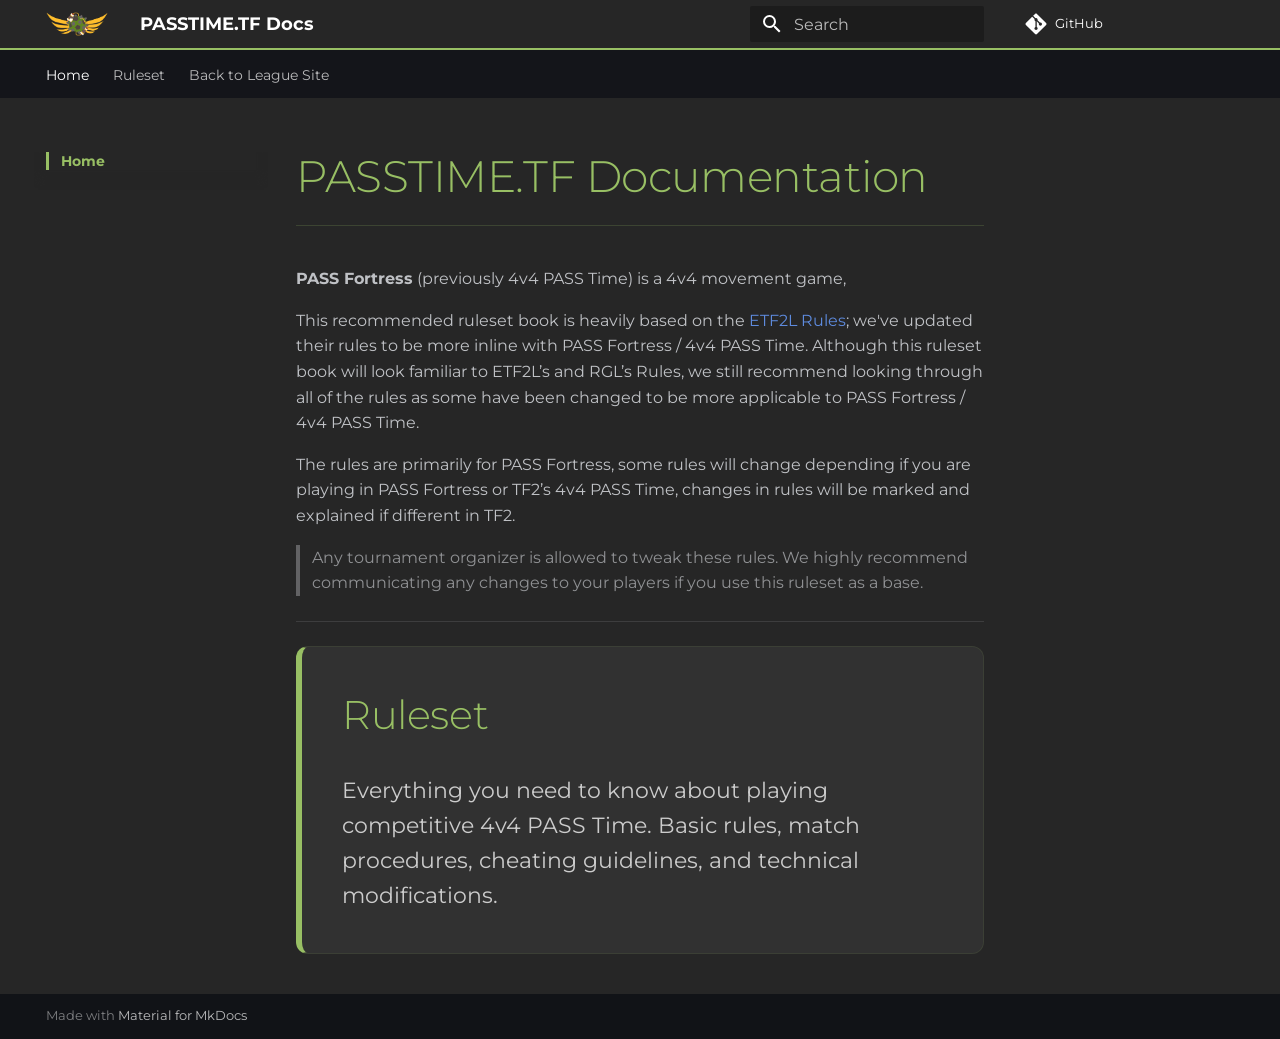
<file: index.html>
<!doctype html>
<html lang="en" class="no-js">
  <head>
    
      <meta charset="utf-8">
      <meta name="viewport" content="width=device-width,initial-scale=1">
      
      
      
        <link rel="canonical" href="https://p4sstime.github.io/p4ss-docs/">
      
      
      
        <link rel="next" href="basics/basics/">
      
      
        
      
      
      <link rel="icon" href="assets/favicon.ico">
      <meta name="generator" content="mkdocs-1.6.1, mkdocs-material-9.7.6">
    
    
      
        <title>PASSTIME.TF Docs</title>
      
    
    
      <link rel="stylesheet" href="assets/stylesheets/main.484c7ddc.min.css">
      
        
        <link rel="stylesheet" href="assets/stylesheets/palette.ab4e12ef.min.css">
      
      


    
    
      
    
    
      
        
        
        <link rel="preconnect" href="https://fonts.gstatic.com" crossorigin>
        <link rel="stylesheet" href="https://fonts.googleapis.com/css?family=Montserrat:300,300i,400,400i,700,700i%7CRoboto+Mono:400,400i,700,700i&display=fallback">
        <style>:root{--md-text-font:"Montserrat";--md-code-font:"Roboto Mono"}</style>
      
    
    
      <link rel="stylesheet" href="css/custom.css">
    
    <script>__md_scope=new URL(".",location),__md_hash=e=>[...e].reduce(((e,_)=>(e<<5)-e+_.charCodeAt(0)),0),__md_get=(e,_=localStorage,t=__md_scope)=>JSON.parse(_.getItem(t.pathname+"."+e)),__md_set=(e,_,t=localStorage,a=__md_scope)=>{try{t.setItem(a.pathname+"."+e,JSON.stringify(_))}catch(e){}}</script>
    
      

    
    
  </head>
  
  
    
    
      
    
    
    
    
    <body dir="ltr" data-md-color-scheme="slate" data-md-color-primary="black" data-md-color-accent="green">
  
    
    <input class="md-toggle" data-md-toggle="drawer" type="checkbox" id="__drawer" autocomplete="off">
    <input class="md-toggle" data-md-toggle="search" type="checkbox" id="__search" autocomplete="off">
    <label class="md-overlay" for="__drawer"></label>
    <div data-md-component="skip">
      
        
        <a href="#passtimetf-documentation" class="md-skip">
          Skip to content
        </a>
      
    </div>
    <div data-md-component="announce">
      
    </div>
    
    
      

<header class="md-header" data-md-component="header">
  <nav class="md-header__inner md-grid" aria-label="Header">
    <a href="." title="PASSTIME.TF Docs" class="md-header__button md-logo" aria-label="PASSTIME.TF Docs" data-md-component="logo">
      
  <img src="assets/logo.png" alt="logo">

    </a>
    <label class="md-header__button md-icon" for="__drawer">
      
      <svg xmlns="http://www.w3.org/2000/svg" viewBox="0 0 24 24"><path d="M3 6h18v2H3zm0 5h18v2H3zm0 5h18v2H3z"/></svg>
    </label>
    <div class="md-header__title" data-md-component="header-title">
      <div class="md-header__ellipsis">
        <div class="md-header__topic">
          <span class="md-ellipsis">
            PASSTIME.TF Docs
          </span>
        </div>
        <div class="md-header__topic" data-md-component="header-topic">
          <span class="md-ellipsis">
            
              Home
            
          </span>
        </div>
      </div>
    </div>
    
      
        <form class="md-header__option" data-md-component="palette">
  
    
    
    
    <input class="md-option" data-md-color-media="" data-md-color-scheme="slate" data-md-color-primary="black" data-md-color-accent="green"  aria-hidden="true"  type="radio" name="__palette" id="__palette_0">
    
  
</form>
      
    
    
      <script>var palette=__md_get("__palette");if(palette&&palette.color){if("(prefers-color-scheme)"===palette.color.media){var media=matchMedia("(prefers-color-scheme: light)"),input=document.querySelector(media.matches?"[data-md-color-media='(prefers-color-scheme: light)']":"[data-md-color-media='(prefers-color-scheme: dark)']");palette.color.media=input.getAttribute("data-md-color-media"),palette.color.scheme=input.getAttribute("data-md-color-scheme"),palette.color.primary=input.getAttribute("data-md-color-primary"),palette.color.accent=input.getAttribute("data-md-color-accent")}for(var[key,value]of Object.entries(palette.color))document.body.setAttribute("data-md-color-"+key,value)}</script>
    
    
    
      
      
        <label class="md-header__button md-icon" for="__search">
          
          <svg xmlns="http://www.w3.org/2000/svg" viewBox="0 0 24 24"><path d="M9.5 3A6.5 6.5 0 0 1 16 9.5c0 1.61-.59 3.09-1.56 4.23l.27.27h.79l5 5-1.5 1.5-5-5v-.79l-.27-.27A6.52 6.52 0 0 1 9.5 16 6.5 6.5 0 0 1 3 9.5 6.5 6.5 0 0 1 9.5 3m0 2C7 5 5 7 5 9.5S7 14 9.5 14 14 12 14 9.5 12 5 9.5 5"/></svg>
        </label>
        <div class="md-search" data-md-component="search" role="dialog">
  <label class="md-search__overlay" for="__search"></label>
  <div class="md-search__inner" role="search">
    <form class="md-search__form" name="search">
      <input type="text" class="md-search__input" name="query" aria-label="Search" placeholder="Search" autocapitalize="off" autocorrect="off" autocomplete="off" spellcheck="false" data-md-component="search-query" required>
      <label class="md-search__icon md-icon" for="__search">
        
        <svg xmlns="http://www.w3.org/2000/svg" viewBox="0 0 24 24"><path d="M9.5 3A6.5 6.5 0 0 1 16 9.5c0 1.61-.59 3.09-1.56 4.23l.27.27h.79l5 5-1.5 1.5-5-5v-.79l-.27-.27A6.52 6.52 0 0 1 9.5 16 6.5 6.5 0 0 1 3 9.5 6.5 6.5 0 0 1 9.5 3m0 2C7 5 5 7 5 9.5S7 14 9.5 14 14 12 14 9.5 12 5 9.5 5"/></svg>
        
        <svg xmlns="http://www.w3.org/2000/svg" viewBox="0 0 24 24"><path d="M20 11v2H8l5.5 5.5-1.42 1.42L4.16 12l7.92-7.92L13.5 5.5 8 11z"/></svg>
      </label>
      <nav class="md-search__options" aria-label="Search">
        
        <button type="reset" class="md-search__icon md-icon" title="Clear" aria-label="Clear" tabindex="-1">
          
          <svg xmlns="http://www.w3.org/2000/svg" viewBox="0 0 24 24"><path d="M19 6.41 17.59 5 12 10.59 6.41 5 5 6.41 10.59 12 5 17.59 6.41 19 12 13.41 17.59 19 19 17.59 13.41 12z"/></svg>
        </button>
      </nav>
      
        <div class="md-search__suggest" data-md-component="search-suggest"></div>
      
    </form>
    <div class="md-search__output">
      <div class="md-search__scrollwrap" tabindex="0" data-md-scrollfix>
        <div class="md-search-result" data-md-component="search-result">
          <div class="md-search-result__meta">
            Initializing search
          </div>
          <ol class="md-search-result__list" role="presentation"></ol>
        </div>
      </div>
    </div>
  </div>
</div>
      
    
    
      <div class="md-header__source">
        <a href="https://github.com/p4sstime/p4ss-docs/" title="Go to repository" class="md-source" data-md-component="source">
  <div class="md-source__icon md-icon">
    
    <svg xmlns="http://www.w3.org/2000/svg" viewBox="0 0 448 512"><!--! Font Awesome Free 7.1.0 by @fontawesome - https://fontawesome.com License - https://fontawesome.com/license/free (Icons: CC BY 4.0, Fonts: SIL OFL 1.1, Code: MIT License) Copyright 2025 Fonticons, Inc.--><path d="M439.6 236.1 244 40.5c-5.4-5.5-12.8-8.5-20.4-8.5s-15 3-20.4 8.4L162.5 81l51.5 51.5c27.1-9.1 52.7 16.8 43.4 43.7l49.7 49.7c34.2-11.8 61.2 31 35.5 56.7-26.5 26.5-70.2-2.9-56-37.3L240.3 199v121.9c25.3 12.5 22.3 41.8 9.1 55-6.4 6.4-15.2 10.1-24.3 10.1s-17.8-3.6-24.3-10.1c-17.6-17.6-11.1-46.9 11.2-56v-123c-20.8-8.5-24.6-30.7-18.6-45L142.6 101 8.5 235.1C3 240.6 0 247.9 0 255.5s3 15 8.5 20.4l195.6 195.7c5.4 5.4 12.7 8.4 20.4 8.4s15-3 20.4-8.4l194.7-194.7c5.4-5.4 8.4-12.8 8.4-20.4s-3-15-8.4-20.4"/></svg>
  </div>
  <div class="md-source__repository">
    GitHub
  </div>
</a>
      </div>
    
  </nav>
  
</header>
    
    <div class="md-container" data-md-component="container">
      
      
        
          
            
<nav class="md-tabs" aria-label="Tabs" data-md-component="tabs">
  <div class="md-grid">
    <ul class="md-tabs__list">
      
        
  
  
  
    
  
  
    <li class="md-tabs__item md-tabs__item--active">
      <a href="." class="md-tabs__link">
        
  
  
    
  
  Home

      </a>
    </li>
  

      
        
  
  
  
  
    
    
      <li class="md-tabs__item">
        <a href="basics/basics/" class="md-tabs__link">
          
  
  
  Ruleset

        </a>
      </li>
    
  

      
        
  
  
  
  
    <li class="md-tabs__item">
      <a href="https://league.passtime.tf" class="md-tabs__link">
        
  
  
    
  
  Back to League Site

      </a>
    </li>
  

      
    </ul>
  </div>
</nav>
          
        
      
      <main class="md-main" data-md-component="main">
        <div class="md-main__inner md-grid">
          
            
              
              <div class="md-sidebar md-sidebar--primary" data-md-component="sidebar" data-md-type="navigation" >
                <div class="md-sidebar__scrollwrap">
                  <div class="md-sidebar__inner">
                    


  


<nav class="md-nav md-nav--primary md-nav--lifted" aria-label="Navigation" data-md-level="0">
  <label class="md-nav__title" for="__drawer">
    <a href="." title="PASSTIME.TF Docs" class="md-nav__button md-logo" aria-label="PASSTIME.TF Docs" data-md-component="logo">
      
  <img src="assets/logo.png" alt="logo">

    </a>
    PASSTIME.TF Docs
  </label>
  
    <div class="md-nav__source">
      <a href="https://github.com/p4sstime/p4ss-docs/" title="Go to repository" class="md-source" data-md-component="source">
  <div class="md-source__icon md-icon">
    
    <svg xmlns="http://www.w3.org/2000/svg" viewBox="0 0 448 512"><!--! Font Awesome Free 7.1.0 by @fontawesome - https://fontawesome.com License - https://fontawesome.com/license/free (Icons: CC BY 4.0, Fonts: SIL OFL 1.1, Code: MIT License) Copyright 2025 Fonticons, Inc.--><path d="M439.6 236.1 244 40.5c-5.4-5.5-12.8-8.5-20.4-8.5s-15 3-20.4 8.4L162.5 81l51.5 51.5c27.1-9.1 52.7 16.8 43.4 43.7l49.7 49.7c34.2-11.8 61.2 31 35.5 56.7-26.5 26.5-70.2-2.9-56-37.3L240.3 199v121.9c25.3 12.5 22.3 41.8 9.1 55-6.4 6.4-15.2 10.1-24.3 10.1s-17.8-3.6-24.3-10.1c-17.6-17.6-11.1-46.9 11.2-56v-123c-20.8-8.5-24.6-30.7-18.6-45L142.6 101 8.5 235.1C3 240.6 0 247.9 0 255.5s3 15 8.5 20.4l195.6 195.7c5.4 5.4 12.7 8.4 20.4 8.4s15-3 20.4-8.4l194.7-194.7c5.4-5.4 8.4-12.8 8.4-20.4s-3-15-8.4-20.4"/></svg>
  </div>
  <div class="md-source__repository">
    GitHub
  </div>
</a>
    </div>
  
  <ul class="md-nav__list" data-md-scrollfix>
    
      
      
  
  
    
  
  
  
    <li class="md-nav__item md-nav__item--active">
      
      <input class="md-nav__toggle md-toggle" type="checkbox" id="__toc">
      
      
        
      
      
      <a href="." class="md-nav__link md-nav__link--active">
        
  
  
  <span class="md-ellipsis">
    
  
    Home
  

    
  </span>
  
  

      </a>
      
    </li>
  

    
      
      
  
  
  
  
    
    
    
    
      
      
        
      
    
    
    <li class="md-nav__item md-nav__item--nested">
      
        
        
        <input class="md-nav__toggle md-toggle " type="checkbox" id="__nav_2" >
        
          
          <label class="md-nav__link" for="__nav_2" id="__nav_2_label" tabindex="0">
            
  
  
  <span class="md-ellipsis">
    
  
    Ruleset
  

    
  </span>
  
  

            <span class="md-nav__icon md-icon"></span>
          </label>
        
        <nav class="md-nav" data-md-level="1" aria-labelledby="__nav_2_label" aria-expanded="false">
          <label class="md-nav__title" for="__nav_2">
            <span class="md-nav__icon md-icon"></span>
            
  
    Ruleset
  

          </label>
          <ul class="md-nav__list" data-md-scrollfix>
            
              
                
  
  
  
  
    <li class="md-nav__item">
      <a href="basics/basics/" class="md-nav__link">
        
  
  
  <span class="md-ellipsis">
    
  
    1.1: Basic Rules
  

    
  </span>
  
  

      </a>
    </li>
  

              
            
              
                
  
  
  
  
    <li class="md-nav__item">
      <a href="basics/players/" class="md-nav__link">
        
  
  
  <span class="md-ellipsis">
    
  
    1.2: Players
  

    
  </span>
  
  

      </a>
    </li>
  

              
            
              
                
  
  
  
  
    <li class="md-nav__item">
      <a href="matches/matches/" class="md-nav__link">
        
  
  
  <span class="md-ellipsis">
    
  
    2: Matches
  

    
  </span>
  
  

      </a>
    </li>
  

              
            
              
                
  
  
  
  
    <li class="md-nav__item">
      <a href="servers/servers/" class="md-nav__link">
        
  
  
  <span class="md-ellipsis">
    
  
    3: Servers
  

    
  </span>
  
  

      </a>
    </li>
  

              
            
              
                
  
  
  
  
    <li class="md-nav__item">
      <a href="cheating/cheating/" class="md-nav__link">
        
  
  
  <span class="md-ellipsis">
    
  
    4: Cheating
  

    
  </span>
  
  

      </a>
    </li>
  

              
            
              
                
  
  
  
  
    <li class="md-nav__item">
      <a href="scripts/scripts/" class="md-nav__link">
        
  
  
  <span class="md-ellipsis">
    
  
    5: Scripts
  

    
  </span>
  
  

      </a>
    </li>
  

              
            
              
                
  
  
  
  
    <li class="md-nav__item">
      <a href="mods/mods/" class="md-nav__link">
        
  
  
  <span class="md-ellipsis">
    
  
    6: Game Modifications
  

    
  </span>
  
  

      </a>
    </li>
  

              
            
              
                
  
  
  
  
    <li class="md-nav__item">
      <a href="explanations/explanations/" class="md-nav__link">
        
  
  
  <span class="md-ellipsis">
    
  
    7: Explanations
  

    
  </span>
  
  

      </a>
    </li>
  

              
            
              
                
  
  
  
  
    <li class="md-nav__item">
      <a href="maps-configs/maps-and-configs/" class="md-nav__link">
        
  
  
  <span class="md-ellipsis">
    
  
    8: Maps and Configs
  

    
  </span>
  
  

      </a>
    </li>
  

              
            
          </ul>
        </nav>
      
    </li>
  

    
      
      
  
  
  
  
    <li class="md-nav__item">
      <a href="https://league.passtime.tf" class="md-nav__link">
        
  
  
  <span class="md-ellipsis">
    
  
    Back to League Site
  

    
  </span>
  
  

      </a>
    </li>
  

    
  </ul>
</nav>
                  </div>
                </div>
              </div>
            
            
              
              <div class="md-sidebar md-sidebar--secondary" data-md-component="sidebar" data-md-type="toc" >
                <div class="md-sidebar__scrollwrap">
                  <div class="md-sidebar__inner">
                    

<nav class="md-nav md-nav--secondary" aria-label="Table of contents">
  
  
  
    
  
  
</nav>
                  </div>
                </div>
              </div>
            
          
          
            <div class="md-content" data-md-component="content">
              
              <article class="md-content__inner md-typeset">
                
                  


  
  


<h1 id="passtimetf-documentation">PASSTIME.TF Documentation</h1>
<p><strong>PASS Fortress</strong> (previously 4v4 PASS Time) is a 4v4 movement game,</p>
<p>This recommended ruleset book is heavily based on the <a href="https://rules.etf2l.org/">ETF2L Rules</a>; we've updated their rules to be more inline with PASS Fortress / 4v4 PASS Time.
Although this ruleset book will look familiar to ETF2L’s and RGL’s Rules, we still recommend looking through all of the rules as some have been changed to be more applicable to PASS Fortress / 4v4 PASS Time.</p>
<p>The rules are primarily for PASS Fortress, some rules will change depending if you are playing in PASS Fortress or TF2’s 4v4 PASS Time, changes in rules will be marked and explained if different in TF2.</p>
<blockquote>
<p>Any tournament organizer is allowed to tweak these rules. We highly recommend communicating any changes to your players if you use this ruleset as a base.</p>
</blockquote>
<hr />
<div class="portal-grid">
    <a href="basics/basics" class="portal-card">
        <h2>Ruleset</h2>
        <p>Everything you need to know about playing competitive 4v4 PASS Time. Basic rules, match procedures, cheating guidelines, and technical modifications.</p>
    </a>
</div>












                
              </article>
            </div>
          
          
<script>var target=document.getElementById(location.hash.slice(1));target&&target.name&&(target.checked=target.name.startsWith("__tabbed_"))</script>
        </div>
        
          <button type="button" class="md-top md-icon" data-md-component="top" hidden>
  
  <svg xmlns="http://www.w3.org/2000/svg" viewBox="0 0 24 24"><path d="M13 20h-2V8l-5.5 5.5-1.42-1.42L12 4.16l7.92 7.92-1.42 1.42L13 8z"/></svg>
  Back to top
</button>
        
      </main>
      
        <footer class="md-footer">
  
  <div class="md-footer-meta md-typeset">
    <div class="md-footer-meta__inner md-grid">
      <div class="md-copyright">
  
  
    Made with
    <a href="https://squidfunk.github.io/mkdocs-material/" target="_blank" rel="noopener">
      Material for MkDocs
    </a>
  
</div>
      
    </div>
  </div>
</footer>
      
    </div>
    <div class="md-dialog" data-md-component="dialog">
      <div class="md-dialog__inner md-typeset"></div>
    </div>
    
    
    
      
      
      <script id="__config" type="application/json">{"annotate": null, "base": ".", "features": ["navigation.tabs", "navigation.sections", "navigation.top", "search.suggest", "search.highlight", "content.code.copy"], "search": "assets/javascripts/workers/search.2c215733.min.js", "tags": null, "translations": {"clipboard.copied": "Copied to clipboard", "clipboard.copy": "Copy to clipboard", "search.result.more.one": "1 more on this page", "search.result.more.other": "# more on this page", "search.result.none": "No matching documents", "search.result.one": "1 matching document", "search.result.other": "# matching documents", "search.result.placeholder": "Type to start searching", "search.result.term.missing": "Missing", "select.version": "Select version"}, "version": null}</script>
    
    
      <script src="assets/javascripts/bundle.79ae519e.min.js"></script>
      
    
  </body>
</html>
</file>
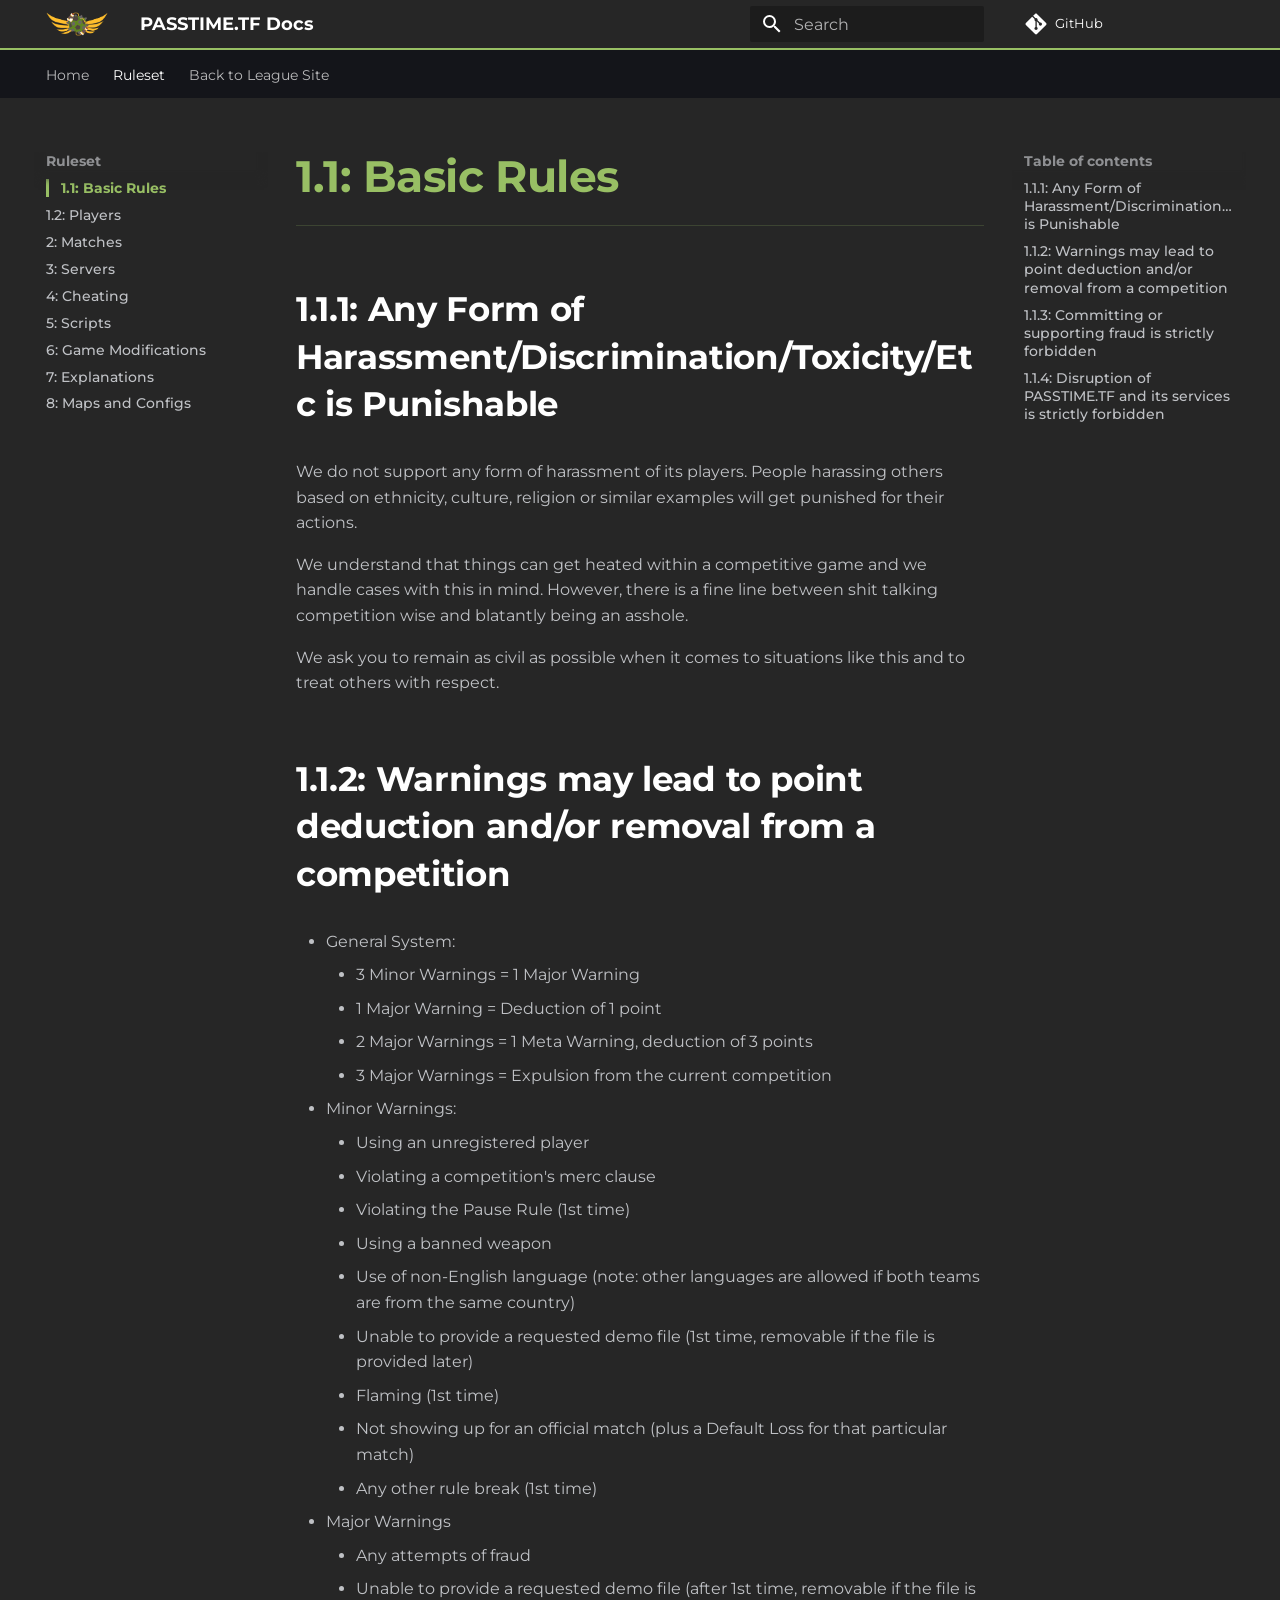
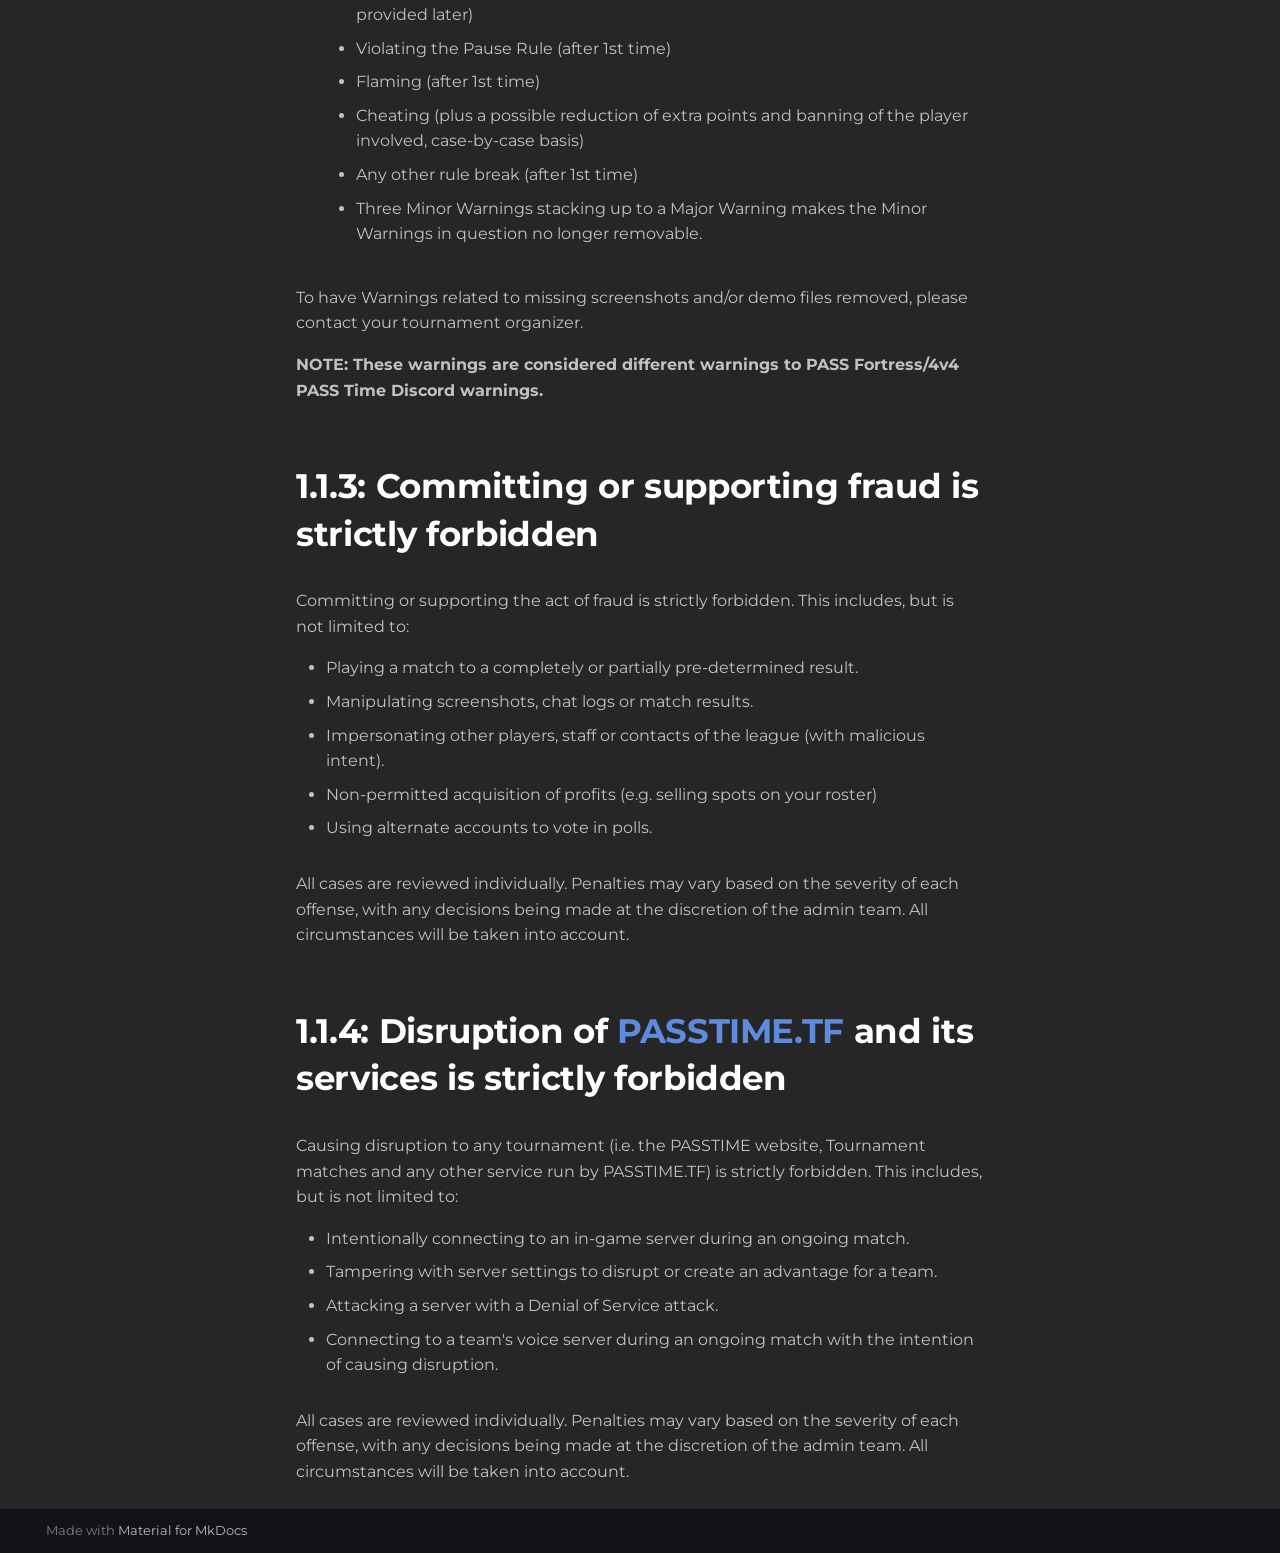
<file: basics/basics/index.html>
<!doctype html>
<html lang="en" class="no-js">
  <head>
    
      <meta charset="utf-8">
      <meta name="viewport" content="width=device-width,initial-scale=1">
      
      
      
        <link rel="canonical" href="https://p4sstime.github.io/p4ss-docs/basics/basics/">
      
      
        <link rel="prev" href="../..">
      
      
        <link rel="next" href="../players/">
      
      
        
      
      
      <link rel="icon" href="../../assets/favicon.ico">
      <meta name="generator" content="mkdocs-1.6.1, mkdocs-material-9.7.6">
    
    
      
        <title>1.1: Basic Rules - PASSTIME.TF Docs</title>
      
    
    
      <link rel="stylesheet" href="../../assets/stylesheets/main.484c7ddc.min.css">
      
        
        <link rel="stylesheet" href="../../assets/stylesheets/palette.ab4e12ef.min.css">
      
      


    
    
      
    
    
      
        
        
        <link rel="preconnect" href="https://fonts.gstatic.com" crossorigin>
        <link rel="stylesheet" href="https://fonts.googleapis.com/css?family=Montserrat:300,300i,400,400i,700,700i%7CRoboto+Mono:400,400i,700,700i&display=fallback">
        <style>:root{--md-text-font:"Montserrat";--md-code-font:"Roboto Mono"}</style>
      
    
    
      <link rel="stylesheet" href="../../css/custom.css">
    
    <script>__md_scope=new URL("../..",location),__md_hash=e=>[...e].reduce(((e,_)=>(e<<5)-e+_.charCodeAt(0)),0),__md_get=(e,_=localStorage,t=__md_scope)=>JSON.parse(_.getItem(t.pathname+"."+e)),__md_set=(e,_,t=localStorage,a=__md_scope)=>{try{t.setItem(a.pathname+"."+e,JSON.stringify(_))}catch(e){}}</script>
    
      

    
    
  </head>
  
  
    
    
      
    
    
    
    
    <body dir="ltr" data-md-color-scheme="slate" data-md-color-primary="black" data-md-color-accent="green">
  
    
    <input class="md-toggle" data-md-toggle="drawer" type="checkbox" id="__drawer" autocomplete="off">
    <input class="md-toggle" data-md-toggle="search" type="checkbox" id="__search" autocomplete="off">
    <label class="md-overlay" for="__drawer"></label>
    <div data-md-component="skip">
      
        
        <a href="#11-basic-rules" class="md-skip">
          Skip to content
        </a>
      
    </div>
    <div data-md-component="announce">
      
    </div>
    
    
      

<header class="md-header" data-md-component="header">
  <nav class="md-header__inner md-grid" aria-label="Header">
    <a href="../.." title="PASSTIME.TF Docs" class="md-header__button md-logo" aria-label="PASSTIME.TF Docs" data-md-component="logo">
      
  <img src="../../assets/logo.png" alt="logo">

    </a>
    <label class="md-header__button md-icon" for="__drawer">
      
      <svg xmlns="http://www.w3.org/2000/svg" viewBox="0 0 24 24"><path d="M3 6h18v2H3zm0 5h18v2H3zm0 5h18v2H3z"/></svg>
    </label>
    <div class="md-header__title" data-md-component="header-title">
      <div class="md-header__ellipsis">
        <div class="md-header__topic">
          <span class="md-ellipsis">
            PASSTIME.TF Docs
          </span>
        </div>
        <div class="md-header__topic" data-md-component="header-topic">
          <span class="md-ellipsis">
            
              1.1: Basic Rules
            
          </span>
        </div>
      </div>
    </div>
    
      
        <form class="md-header__option" data-md-component="palette">
  
    
    
    
    <input class="md-option" data-md-color-media="" data-md-color-scheme="slate" data-md-color-primary="black" data-md-color-accent="green"  aria-hidden="true"  type="radio" name="__palette" id="__palette_0">
    
  
</form>
      
    
    
      <script>var palette=__md_get("__palette");if(palette&&palette.color){if("(prefers-color-scheme)"===palette.color.media){var media=matchMedia("(prefers-color-scheme: light)"),input=document.querySelector(media.matches?"[data-md-color-media='(prefers-color-scheme: light)']":"[data-md-color-media='(prefers-color-scheme: dark)']");palette.color.media=input.getAttribute("data-md-color-media"),palette.color.scheme=input.getAttribute("data-md-color-scheme"),palette.color.primary=input.getAttribute("data-md-color-primary"),palette.color.accent=input.getAttribute("data-md-color-accent")}for(var[key,value]of Object.entries(palette.color))document.body.setAttribute("data-md-color-"+key,value)}</script>
    
    
    
      
      
        <label class="md-header__button md-icon" for="__search">
          
          <svg xmlns="http://www.w3.org/2000/svg" viewBox="0 0 24 24"><path d="M9.5 3A6.5 6.5 0 0 1 16 9.5c0 1.61-.59 3.09-1.56 4.23l.27.27h.79l5 5-1.5 1.5-5-5v-.79l-.27-.27A6.52 6.52 0 0 1 9.5 16 6.5 6.5 0 0 1 3 9.5 6.5 6.5 0 0 1 9.5 3m0 2C7 5 5 7 5 9.5S7 14 9.5 14 14 12 14 9.5 12 5 9.5 5"/></svg>
        </label>
        <div class="md-search" data-md-component="search" role="dialog">
  <label class="md-search__overlay" for="__search"></label>
  <div class="md-search__inner" role="search">
    <form class="md-search__form" name="search">
      <input type="text" class="md-search__input" name="query" aria-label="Search" placeholder="Search" autocapitalize="off" autocorrect="off" autocomplete="off" spellcheck="false" data-md-component="search-query" required>
      <label class="md-search__icon md-icon" for="__search">
        
        <svg xmlns="http://www.w3.org/2000/svg" viewBox="0 0 24 24"><path d="M9.5 3A6.5 6.5 0 0 1 16 9.5c0 1.61-.59 3.09-1.56 4.23l.27.27h.79l5 5-1.5 1.5-5-5v-.79l-.27-.27A6.52 6.52 0 0 1 9.5 16 6.5 6.5 0 0 1 3 9.5 6.5 6.5 0 0 1 9.5 3m0 2C7 5 5 7 5 9.5S7 14 9.5 14 14 12 14 9.5 12 5 9.5 5"/></svg>
        
        <svg xmlns="http://www.w3.org/2000/svg" viewBox="0 0 24 24"><path d="M20 11v2H8l5.5 5.5-1.42 1.42L4.16 12l7.92-7.92L13.5 5.5 8 11z"/></svg>
      </label>
      <nav class="md-search__options" aria-label="Search">
        
        <button type="reset" class="md-search__icon md-icon" title="Clear" aria-label="Clear" tabindex="-1">
          
          <svg xmlns="http://www.w3.org/2000/svg" viewBox="0 0 24 24"><path d="M19 6.41 17.59 5 12 10.59 6.41 5 5 6.41 10.59 12 5 17.59 6.41 19 12 13.41 17.59 19 19 17.59 13.41 12z"/></svg>
        </button>
      </nav>
      
        <div class="md-search__suggest" data-md-component="search-suggest"></div>
      
    </form>
    <div class="md-search__output">
      <div class="md-search__scrollwrap" tabindex="0" data-md-scrollfix>
        <div class="md-search-result" data-md-component="search-result">
          <div class="md-search-result__meta">
            Initializing search
          </div>
          <ol class="md-search-result__list" role="presentation"></ol>
        </div>
      </div>
    </div>
  </div>
</div>
      
    
    
      <div class="md-header__source">
        <a href="https://github.com/p4sstime/p4ss-docs/" title="Go to repository" class="md-source" data-md-component="source">
  <div class="md-source__icon md-icon">
    
    <svg xmlns="http://www.w3.org/2000/svg" viewBox="0 0 448 512"><!--! Font Awesome Free 7.1.0 by @fontawesome - https://fontawesome.com License - https://fontawesome.com/license/free (Icons: CC BY 4.0, Fonts: SIL OFL 1.1, Code: MIT License) Copyright 2025 Fonticons, Inc.--><path d="M439.6 236.1 244 40.5c-5.4-5.5-12.8-8.5-20.4-8.5s-15 3-20.4 8.4L162.5 81l51.5 51.5c27.1-9.1 52.7 16.8 43.4 43.7l49.7 49.7c34.2-11.8 61.2 31 35.5 56.7-26.5 26.5-70.2-2.9-56-37.3L240.3 199v121.9c25.3 12.5 22.3 41.8 9.1 55-6.4 6.4-15.2 10.1-24.3 10.1s-17.8-3.6-24.3-10.1c-17.6-17.6-11.1-46.9 11.2-56v-123c-20.8-8.5-24.6-30.7-18.6-45L142.6 101 8.5 235.1C3 240.6 0 247.9 0 255.5s3 15 8.5 20.4l195.6 195.7c5.4 5.4 12.7 8.4 20.4 8.4s15-3 20.4-8.4l194.7-194.7c5.4-5.4 8.4-12.8 8.4-20.4s-3-15-8.4-20.4"/></svg>
  </div>
  <div class="md-source__repository">
    GitHub
  </div>
</a>
      </div>
    
  </nav>
  
</header>
    
    <div class="md-container" data-md-component="container">
      
      
        
          
            
<nav class="md-tabs" aria-label="Tabs" data-md-component="tabs">
  <div class="md-grid">
    <ul class="md-tabs__list">
      
        
  
  
  
  
    <li class="md-tabs__item">
      <a href="../.." class="md-tabs__link">
        
  
  
    
  
  Home

      </a>
    </li>
  

      
        
  
  
  
    
  
  
    
    
      <li class="md-tabs__item md-tabs__item--active">
        <a href="./" class="md-tabs__link">
          
  
  
  Ruleset

        </a>
      </li>
    
  

      
        
  
  
  
  
    <li class="md-tabs__item">
      <a href="https://league.passtime.tf" class="md-tabs__link">
        
  
  
    
  
  Back to League Site

      </a>
    </li>
  

      
    </ul>
  </div>
</nav>
          
        
      
      <main class="md-main" data-md-component="main">
        <div class="md-main__inner md-grid">
          
            
              
              <div class="md-sidebar md-sidebar--primary" data-md-component="sidebar" data-md-type="navigation" >
                <div class="md-sidebar__scrollwrap">
                  <div class="md-sidebar__inner">
                    


  


<nav class="md-nav md-nav--primary md-nav--lifted" aria-label="Navigation" data-md-level="0">
  <label class="md-nav__title" for="__drawer">
    <a href="../.." title="PASSTIME.TF Docs" class="md-nav__button md-logo" aria-label="PASSTIME.TF Docs" data-md-component="logo">
      
  <img src="../../assets/logo.png" alt="logo">

    </a>
    PASSTIME.TF Docs
  </label>
  
    <div class="md-nav__source">
      <a href="https://github.com/p4sstime/p4ss-docs/" title="Go to repository" class="md-source" data-md-component="source">
  <div class="md-source__icon md-icon">
    
    <svg xmlns="http://www.w3.org/2000/svg" viewBox="0 0 448 512"><!--! Font Awesome Free 7.1.0 by @fontawesome - https://fontawesome.com License - https://fontawesome.com/license/free (Icons: CC BY 4.0, Fonts: SIL OFL 1.1, Code: MIT License) Copyright 2025 Fonticons, Inc.--><path d="M439.6 236.1 244 40.5c-5.4-5.5-12.8-8.5-20.4-8.5s-15 3-20.4 8.4L162.5 81l51.5 51.5c27.1-9.1 52.7 16.8 43.4 43.7l49.7 49.7c34.2-11.8 61.2 31 35.5 56.7-26.5 26.5-70.2-2.9-56-37.3L240.3 199v121.9c25.3 12.5 22.3 41.8 9.1 55-6.4 6.4-15.2 10.1-24.3 10.1s-17.8-3.6-24.3-10.1c-17.6-17.6-11.1-46.9 11.2-56v-123c-20.8-8.5-24.6-30.7-18.6-45L142.6 101 8.5 235.1C3 240.6 0 247.9 0 255.5s3 15 8.5 20.4l195.6 195.7c5.4 5.4 12.7 8.4 20.4 8.4s15-3 20.4-8.4l194.7-194.7c5.4-5.4 8.4-12.8 8.4-20.4s-3-15-8.4-20.4"/></svg>
  </div>
  <div class="md-source__repository">
    GitHub
  </div>
</a>
    </div>
  
  <ul class="md-nav__list" data-md-scrollfix>
    
      
      
  
  
  
  
    <li class="md-nav__item">
      <a href="../.." class="md-nav__link">
        
  
  
  <span class="md-ellipsis">
    
  
    Home
  

    
  </span>
  
  

      </a>
    </li>
  

    
      
      
  
  
    
  
  
  
    
    
    
    
      
        
        
      
      
        
      
    
    
    <li class="md-nav__item md-nav__item--active md-nav__item--section md-nav__item--nested">
      
        
        
        <input class="md-nav__toggle md-toggle " type="checkbox" id="__nav_2" checked>
        
          
          <label class="md-nav__link" for="__nav_2" id="__nav_2_label" tabindex="">
            
  
  
  <span class="md-ellipsis">
    
  
    Ruleset
  

    
  </span>
  
  

            <span class="md-nav__icon md-icon"></span>
          </label>
        
        <nav class="md-nav" data-md-level="1" aria-labelledby="__nav_2_label" aria-expanded="true">
          <label class="md-nav__title" for="__nav_2">
            <span class="md-nav__icon md-icon"></span>
            
  
    Ruleset
  

          </label>
          <ul class="md-nav__list" data-md-scrollfix>
            
              
                
  
  
    
  
  
  
    <li class="md-nav__item md-nav__item--active">
      
      <input class="md-nav__toggle md-toggle" type="checkbox" id="__toc">
      
      
        
      
      
        <label class="md-nav__link md-nav__link--active" for="__toc">
          
  
  
  <span class="md-ellipsis">
    
  
    1.1: Basic Rules
  

    
  </span>
  
  

          <span class="md-nav__icon md-icon"></span>
        </label>
      
      <a href="./" class="md-nav__link md-nav__link--active">
        
  
  
  <span class="md-ellipsis">
    
  
    1.1: Basic Rules
  

    
  </span>
  
  

      </a>
      
        

<nav class="md-nav md-nav--secondary" aria-label="Table of contents">
  
  
  
    
  
  
    <label class="md-nav__title" for="__toc">
      <span class="md-nav__icon md-icon"></span>
      Table of contents
    </label>
    <ul class="md-nav__list" data-md-component="toc" data-md-scrollfix>
      
        <li class="md-nav__item">
  <a href="#111-any-form-of-harassmentdiscriminationtoxicityetc-is-punishable" class="md-nav__link">
    <span class="md-ellipsis">
      
        1.1.1: Any Form of Harassment/Discrimination/Toxicity/Etc is Punishable
      
    </span>
  </a>
  
</li>
      
        <li class="md-nav__item">
  <a href="#112-warnings-may-lead-to-point-deduction-andor-removal-from-a-competition" class="md-nav__link">
    <span class="md-ellipsis">
      
        1.1.2: Warnings may lead to point deduction and/or removal from a competition
      
    </span>
  </a>
  
</li>
      
        <li class="md-nav__item">
  <a href="#113-committing-or-supporting-fraud-is-strictly-forbidden" class="md-nav__link">
    <span class="md-ellipsis">
      
        1.1.3: Committing or supporting fraud is strictly forbidden
      
    </span>
  </a>
  
</li>
      
        <li class="md-nav__item">
  <a href="#114-disruption-of-passtimetf-and-its-services-is-strictly-forbidden" class="md-nav__link">
    <span class="md-ellipsis">
      
        1.1.4: Disruption of PASSTIME.TF and its services is strictly forbidden
      
    </span>
  </a>
  
</li>
      
    </ul>
  
</nav>
      
    </li>
  

              
            
              
                
  
  
  
  
    <li class="md-nav__item">
      <a href="../players/" class="md-nav__link">
        
  
  
  <span class="md-ellipsis">
    
  
    1.2: Players
  

    
  </span>
  
  

      </a>
    </li>
  

              
            
              
                
  
  
  
  
    <li class="md-nav__item">
      <a href="../../matches/matches/" class="md-nav__link">
        
  
  
  <span class="md-ellipsis">
    
  
    2: Matches
  

    
  </span>
  
  

      </a>
    </li>
  

              
            
              
                
  
  
  
  
    <li class="md-nav__item">
      <a href="../../servers/servers/" class="md-nav__link">
        
  
  
  <span class="md-ellipsis">
    
  
    3: Servers
  

    
  </span>
  
  

      </a>
    </li>
  

              
            
              
                
  
  
  
  
    <li class="md-nav__item">
      <a href="../../cheating/cheating/" class="md-nav__link">
        
  
  
  <span class="md-ellipsis">
    
  
    4: Cheating
  

    
  </span>
  
  

      </a>
    </li>
  

              
            
              
                
  
  
  
  
    <li class="md-nav__item">
      <a href="../../scripts/scripts/" class="md-nav__link">
        
  
  
  <span class="md-ellipsis">
    
  
    5: Scripts
  

    
  </span>
  
  

      </a>
    </li>
  

              
            
              
                
  
  
  
  
    <li class="md-nav__item">
      <a href="../../mods/mods/" class="md-nav__link">
        
  
  
  <span class="md-ellipsis">
    
  
    6: Game Modifications
  

    
  </span>
  
  

      </a>
    </li>
  

              
            
              
                
  
  
  
  
    <li class="md-nav__item">
      <a href="../../explanations/explanations/" class="md-nav__link">
        
  
  
  <span class="md-ellipsis">
    
  
    7: Explanations
  

    
  </span>
  
  

      </a>
    </li>
  

              
            
              
                
  
  
  
  
    <li class="md-nav__item">
      <a href="../../maps-configs/maps-and-configs/" class="md-nav__link">
        
  
  
  <span class="md-ellipsis">
    
  
    8: Maps and Configs
  

    
  </span>
  
  

      </a>
    </li>
  

              
            
          </ul>
        </nav>
      
    </li>
  

    
      
      
  
  
  
  
    <li class="md-nav__item">
      <a href="https://league.passtime.tf" class="md-nav__link">
        
  
  
  <span class="md-ellipsis">
    
  
    Back to League Site
  

    
  </span>
  
  

      </a>
    </li>
  

    
  </ul>
</nav>
                  </div>
                </div>
              </div>
            
            
              
              <div class="md-sidebar md-sidebar--secondary" data-md-component="sidebar" data-md-type="toc" >
                <div class="md-sidebar__scrollwrap">
                  <div class="md-sidebar__inner">
                    

<nav class="md-nav md-nav--secondary" aria-label="Table of contents">
  
  
  
    
  
  
    <label class="md-nav__title" for="__toc">
      <span class="md-nav__icon md-icon"></span>
      Table of contents
    </label>
    <ul class="md-nav__list" data-md-component="toc" data-md-scrollfix>
      
        <li class="md-nav__item">
  <a href="#111-any-form-of-harassmentdiscriminationtoxicityetc-is-punishable" class="md-nav__link">
    <span class="md-ellipsis">
      
        1.1.1: Any Form of Harassment/Discrimination/Toxicity/Etc is Punishable
      
    </span>
  </a>
  
</li>
      
        <li class="md-nav__item">
  <a href="#112-warnings-may-lead-to-point-deduction-andor-removal-from-a-competition" class="md-nav__link">
    <span class="md-ellipsis">
      
        1.1.2: Warnings may lead to point deduction and/or removal from a competition
      
    </span>
  </a>
  
</li>
      
        <li class="md-nav__item">
  <a href="#113-committing-or-supporting-fraud-is-strictly-forbidden" class="md-nav__link">
    <span class="md-ellipsis">
      
        1.1.3: Committing or supporting fraud is strictly forbidden
      
    </span>
  </a>
  
</li>
      
        <li class="md-nav__item">
  <a href="#114-disruption-of-passtimetf-and-its-services-is-strictly-forbidden" class="md-nav__link">
    <span class="md-ellipsis">
      
        1.1.4: Disruption of PASSTIME.TF and its services is strictly forbidden
      
    </span>
  </a>
  
</li>
      
    </ul>
  
</nav>
                  </div>
                </div>
              </div>
            
          
          
            <div class="md-content" data-md-component="content">
              
              <article class="md-content__inner md-typeset">
                
                  


  
  


<h1 id="11-basic-rules"><b> 1.1: Basic Rules </b></h1>
<h2 id="111-any-form-of-harassmentdiscriminationtoxicityetc-is-punishable"><b> 1.1.1: Any Form of Harassment/Discrimination/Toxicity/Etc is Punishable </b></h2>
<p>We do not support any form of harassment of its players. People harassing others based on ethnicity, culture, religion or similar examples will get punished for their actions. </p>
<p>We understand that things can get heated within a competitive game and we handle cases with this in mind. However, there is a fine line between shit talking competition wise and blatantly being an asshole.</p>
<p>We ask you to remain as civil as possible when it comes to situations like this and to treat others with respect.</p>
<h2 id="112-warnings-may-lead-to-point-deduction-andor-removal-from-a-competition"><b> 1.1.2: Warnings may lead to point deduction and/or removal from a competition </b></h2>
<ul>
<li>General System:<ul>
<li>3 Minor Warnings = 1 Major Warning</li>
<li>1 Major Warning = Deduction of 1 point</li>
<li>2 Major Warnings = 1 Meta Warning, deduction of 3 points</li>
<li>3 Major Warnings = Expulsion from the current competition</li>
</ul>
</li>
<li>Minor Warnings:<ul>
<li>Using an unregistered player</li>
<li>Violating a competition's merc clause</li>
<li>Violating the Pause Rule (1st time)</li>
<li>Using a banned weapon</li>
<li>Use of non-English language (note: other languages are allowed if both teams are from the same country)</li>
<li>Unable to provide a requested demo file (1st time, removable if the file is provided later)</li>
<li>Flaming (1st time)</li>
<li>Not showing up for an official match (plus a Default Loss for that particular match)</li>
<li>Any other rule break (1st time)</li>
</ul>
</li>
<li>Major Warnings<ul>
<li>Any attempts of fraud</li>
<li>Unable to provide a requested demo file (after 1st time, removable if the file is provided later)</li>
<li>Violating the Pause Rule (after 1st time)</li>
<li>Flaming (after 1st time)</li>
<li>Cheating (plus a possible reduction of extra points and banning of the player involved, case-by-case basis)</li>
<li>Any other rule break (after 1st time)</li>
<li>Three Minor Warnings stacking up to a Major Warning makes the Minor Warnings in question no longer removable.</li>
</ul>
</li>
</ul>
<p>To have Warnings related to missing screenshots and/or demo files removed, please contact your tournament organizer.</p>
<p><b>NOTE: These warnings are considered different warnings to PASS Fortress/4v4 PASS Time Discord warnings.</b></p>
<h2 id="113-committing-or-supporting-fraud-is-strictly-forbidden"><b> 1.1.3: Committing or supporting fraud is strictly forbidden </b></h2>
<p>Committing or supporting the act of fraud is strictly forbidden. This includes, but is not limited to:</p>
<ul>
<li>Playing a match to a completely or partially pre-determined result.</li>
<li>Manipulating screenshots, chat logs or match results.</li>
<li>Impersonating other players, staff or contacts of the league (with malicious intent).</li>
<li>Non-permitted acquisition of profits (e.g. selling spots on your roster)</li>
<li>Using alternate accounts to vote in polls.</li>
</ul>
<p>All cases are reviewed individually. Penalties may vary based on the severity of each offense, with any decisions being made at the discretion of the admin team. All circumstances will be taken into account.</p>
<h2 id="114-disruption-of-passtimetf-and-its-services-is-strictly-forbidden"><b> 1.1.4: Disruption of <a href="http://passtime.tf">PASSTIME.TF</a> and its services is strictly forbidden </b></h2>
<p>Causing disruption to any tournament (i.e. the PASSTIME website, Tournament matches and any other service run by PASSTIME.TF) is strictly forbidden. This includes, but is not limited to:</p>
<ul>
<li>Intentionally connecting to an in-game server during an ongoing match.</li>
<li>Tampering with server settings to disrupt or create an advantage for a team.</li>
<li>Attacking a server with a Denial of Service attack.</li>
<li>Connecting to a team's voice server during an ongoing match with the intention of causing disruption.</li>
</ul>
<p>All cases are reviewed individually. Penalties may vary based on the severity of each offense, with any decisions being made at the discretion of the admin team. All circumstances will be taken into account.</p>












                
              </article>
            </div>
          
          
<script>var target=document.getElementById(location.hash.slice(1));target&&target.name&&(target.checked=target.name.startsWith("__tabbed_"))</script>
        </div>
        
          <button type="button" class="md-top md-icon" data-md-component="top" hidden>
  
  <svg xmlns="http://www.w3.org/2000/svg" viewBox="0 0 24 24"><path d="M13 20h-2V8l-5.5 5.5-1.42-1.42L12 4.16l7.92 7.92-1.42 1.42L13 8z"/></svg>
  Back to top
</button>
        
      </main>
      
        <footer class="md-footer">
  
  <div class="md-footer-meta md-typeset">
    <div class="md-footer-meta__inner md-grid">
      <div class="md-copyright">
  
  
    Made with
    <a href="https://squidfunk.github.io/mkdocs-material/" target="_blank" rel="noopener">
      Material for MkDocs
    </a>
  
</div>
      
    </div>
  </div>
</footer>
      
    </div>
    <div class="md-dialog" data-md-component="dialog">
      <div class="md-dialog__inner md-typeset"></div>
    </div>
    
    
    
      
      
      <script id="__config" type="application/json">{"annotate": null, "base": "../..", "features": ["navigation.tabs", "navigation.sections", "navigation.top", "search.suggest", "search.highlight", "content.code.copy"], "search": "../../assets/javascripts/workers/search.2c215733.min.js", "tags": null, "translations": {"clipboard.copied": "Copied to clipboard", "clipboard.copy": "Copy to clipboard", "search.result.more.one": "1 more on this page", "search.result.more.other": "# more on this page", "search.result.none": "No matching documents", "search.result.one": "1 matching document", "search.result.other": "# matching documents", "search.result.placeholder": "Type to start searching", "search.result.term.missing": "Missing", "select.version": "Select version"}, "version": null}</script>
    
    
      <script src="../../assets/javascripts/bundle.79ae519e.min.js"></script>
      
    
  </body>
</html>
</file>
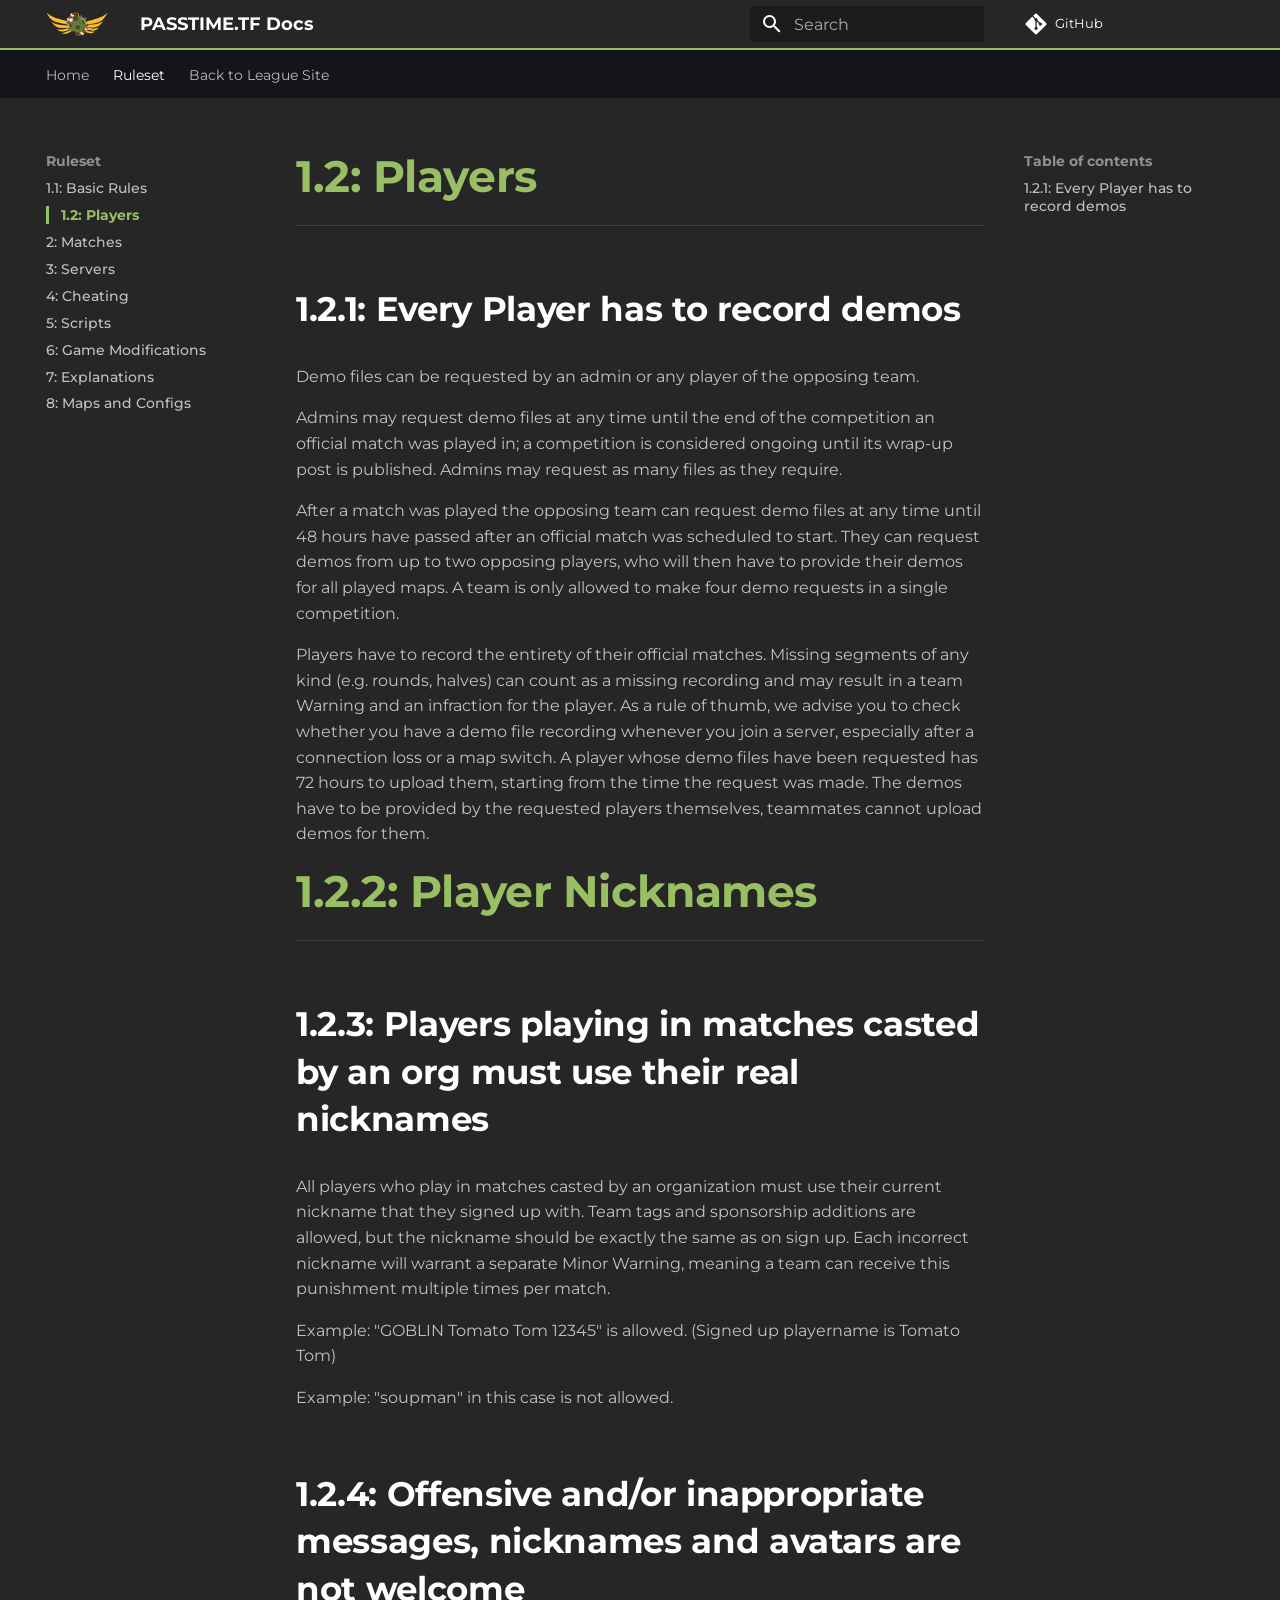
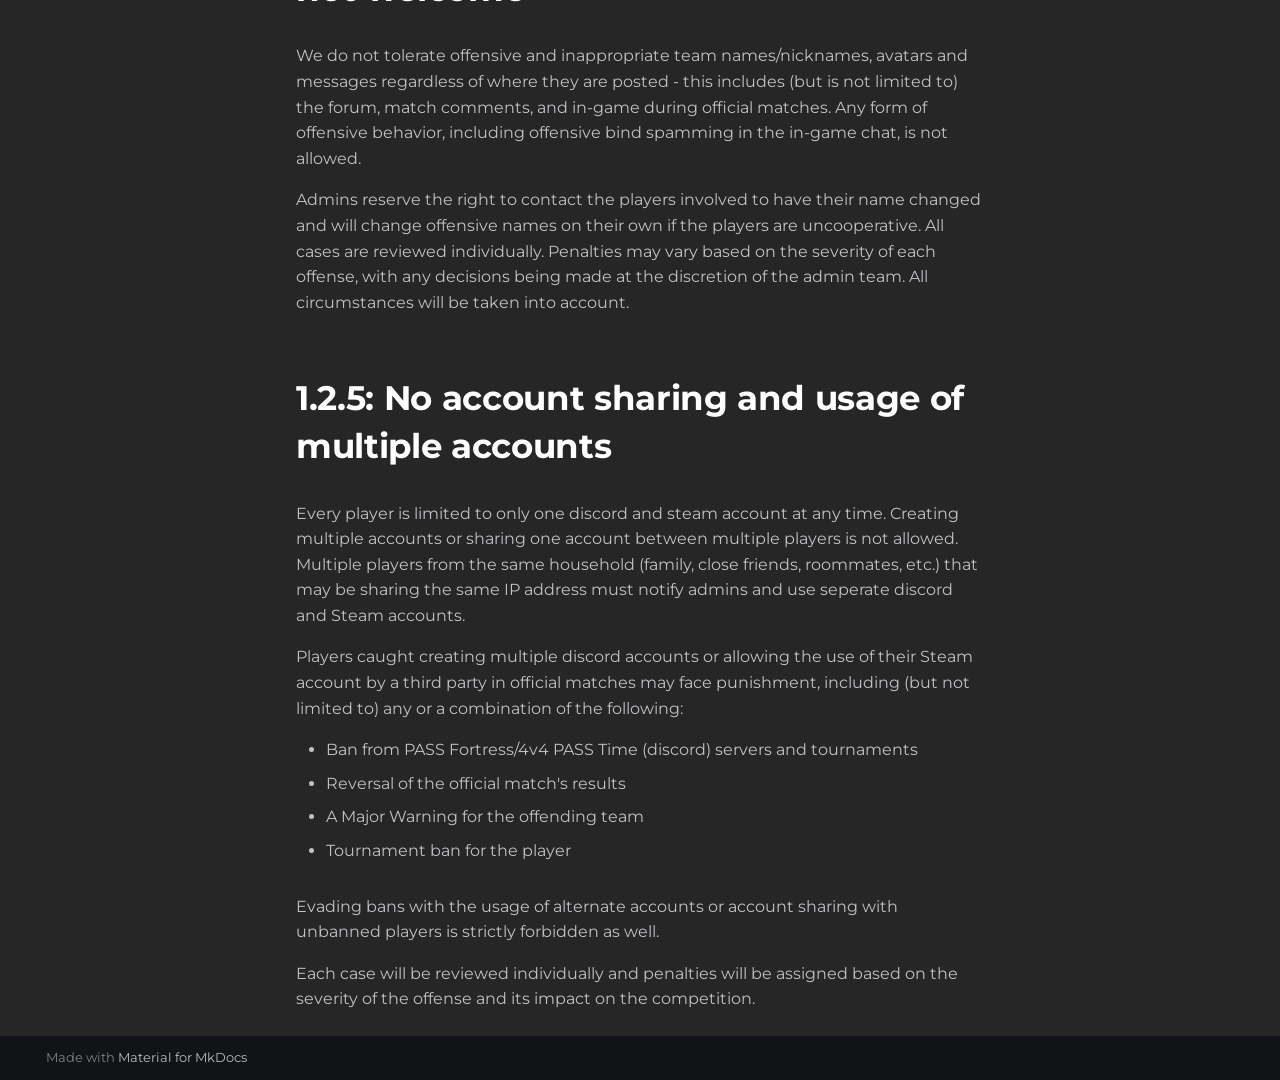
<file: basics/players/index.html>
<!doctype html>
<html lang="en" class="no-js">
  <head>
    
      <meta charset="utf-8">
      <meta name="viewport" content="width=device-width,initial-scale=1">
      
      
      
        <link rel="canonical" href="https://p4sstime.github.io/p4ss-docs/basics/players/">
      
      
        <link rel="prev" href="../basics/">
      
      
        <link rel="next" href="../../matches/matches/">
      
      
        
      
      
      <link rel="icon" href="../../assets/favicon.ico">
      <meta name="generator" content="mkdocs-1.6.1, mkdocs-material-9.7.6">
    
    
      
        <title>1.2: Players - PASSTIME.TF Docs</title>
      
    
    
      <link rel="stylesheet" href="../../assets/stylesheets/main.484c7ddc.min.css">
      
        
        <link rel="stylesheet" href="../../assets/stylesheets/palette.ab4e12ef.min.css">
      
      


    
    
      
    
    
      
        
        
        <link rel="preconnect" href="https://fonts.gstatic.com" crossorigin>
        <link rel="stylesheet" href="https://fonts.googleapis.com/css?family=Montserrat:300,300i,400,400i,700,700i%7CRoboto+Mono:400,400i,700,700i&display=fallback">
        <style>:root{--md-text-font:"Montserrat";--md-code-font:"Roboto Mono"}</style>
      
    
    
      <link rel="stylesheet" href="../../css/custom.css">
    
    <script>__md_scope=new URL("../..",location),__md_hash=e=>[...e].reduce(((e,_)=>(e<<5)-e+_.charCodeAt(0)),0),__md_get=(e,_=localStorage,t=__md_scope)=>JSON.parse(_.getItem(t.pathname+"."+e)),__md_set=(e,_,t=localStorage,a=__md_scope)=>{try{t.setItem(a.pathname+"."+e,JSON.stringify(_))}catch(e){}}</script>
    
      

    
    
  </head>
  
  
    
    
      
    
    
    
    
    <body dir="ltr" data-md-color-scheme="slate" data-md-color-primary="black" data-md-color-accent="green">
  
    
    <input class="md-toggle" data-md-toggle="drawer" type="checkbox" id="__drawer" autocomplete="off">
    <input class="md-toggle" data-md-toggle="search" type="checkbox" id="__search" autocomplete="off">
    <label class="md-overlay" for="__drawer"></label>
    <div data-md-component="skip">
      
        
        <a href="#12-players" class="md-skip">
          Skip to content
        </a>
      
    </div>
    <div data-md-component="announce">
      
    </div>
    
    
      

<header class="md-header" data-md-component="header">
  <nav class="md-header__inner md-grid" aria-label="Header">
    <a href="../.." title="PASSTIME.TF Docs" class="md-header__button md-logo" aria-label="PASSTIME.TF Docs" data-md-component="logo">
      
  <img src="../../assets/logo.png" alt="logo">

    </a>
    <label class="md-header__button md-icon" for="__drawer">
      
      <svg xmlns="http://www.w3.org/2000/svg" viewBox="0 0 24 24"><path d="M3 6h18v2H3zm0 5h18v2H3zm0 5h18v2H3z"/></svg>
    </label>
    <div class="md-header__title" data-md-component="header-title">
      <div class="md-header__ellipsis">
        <div class="md-header__topic">
          <span class="md-ellipsis">
            PASSTIME.TF Docs
          </span>
        </div>
        <div class="md-header__topic" data-md-component="header-topic">
          <span class="md-ellipsis">
            
              1.2: Players
            
          </span>
        </div>
      </div>
    </div>
    
      
        <form class="md-header__option" data-md-component="palette">
  
    
    
    
    <input class="md-option" data-md-color-media="" data-md-color-scheme="slate" data-md-color-primary="black" data-md-color-accent="green"  aria-hidden="true"  type="radio" name="__palette" id="__palette_0">
    
  
</form>
      
    
    
      <script>var palette=__md_get("__palette");if(palette&&palette.color){if("(prefers-color-scheme)"===palette.color.media){var media=matchMedia("(prefers-color-scheme: light)"),input=document.querySelector(media.matches?"[data-md-color-media='(prefers-color-scheme: light)']":"[data-md-color-media='(prefers-color-scheme: dark)']");palette.color.media=input.getAttribute("data-md-color-media"),palette.color.scheme=input.getAttribute("data-md-color-scheme"),palette.color.primary=input.getAttribute("data-md-color-primary"),palette.color.accent=input.getAttribute("data-md-color-accent")}for(var[key,value]of Object.entries(palette.color))document.body.setAttribute("data-md-color-"+key,value)}</script>
    
    
    
      
      
        <label class="md-header__button md-icon" for="__search">
          
          <svg xmlns="http://www.w3.org/2000/svg" viewBox="0 0 24 24"><path d="M9.5 3A6.5 6.5 0 0 1 16 9.5c0 1.61-.59 3.09-1.56 4.23l.27.27h.79l5 5-1.5 1.5-5-5v-.79l-.27-.27A6.52 6.52 0 0 1 9.5 16 6.5 6.5 0 0 1 3 9.5 6.5 6.5 0 0 1 9.5 3m0 2C7 5 5 7 5 9.5S7 14 9.5 14 14 12 14 9.5 12 5 9.5 5"/></svg>
        </label>
        <div class="md-search" data-md-component="search" role="dialog">
  <label class="md-search__overlay" for="__search"></label>
  <div class="md-search__inner" role="search">
    <form class="md-search__form" name="search">
      <input type="text" class="md-search__input" name="query" aria-label="Search" placeholder="Search" autocapitalize="off" autocorrect="off" autocomplete="off" spellcheck="false" data-md-component="search-query" required>
      <label class="md-search__icon md-icon" for="__search">
        
        <svg xmlns="http://www.w3.org/2000/svg" viewBox="0 0 24 24"><path d="M9.5 3A6.5 6.5 0 0 1 16 9.5c0 1.61-.59 3.09-1.56 4.23l.27.27h.79l5 5-1.5 1.5-5-5v-.79l-.27-.27A6.52 6.52 0 0 1 9.5 16 6.5 6.5 0 0 1 3 9.5 6.5 6.5 0 0 1 9.5 3m0 2C7 5 5 7 5 9.5S7 14 9.5 14 14 12 14 9.5 12 5 9.5 5"/></svg>
        
        <svg xmlns="http://www.w3.org/2000/svg" viewBox="0 0 24 24"><path d="M20 11v2H8l5.5 5.5-1.42 1.42L4.16 12l7.92-7.92L13.5 5.5 8 11z"/></svg>
      </label>
      <nav class="md-search__options" aria-label="Search">
        
        <button type="reset" class="md-search__icon md-icon" title="Clear" aria-label="Clear" tabindex="-1">
          
          <svg xmlns="http://www.w3.org/2000/svg" viewBox="0 0 24 24"><path d="M19 6.41 17.59 5 12 10.59 6.41 5 5 6.41 10.59 12 5 17.59 6.41 19 12 13.41 17.59 19 19 17.59 13.41 12z"/></svg>
        </button>
      </nav>
      
        <div class="md-search__suggest" data-md-component="search-suggest"></div>
      
    </form>
    <div class="md-search__output">
      <div class="md-search__scrollwrap" tabindex="0" data-md-scrollfix>
        <div class="md-search-result" data-md-component="search-result">
          <div class="md-search-result__meta">
            Initializing search
          </div>
          <ol class="md-search-result__list" role="presentation"></ol>
        </div>
      </div>
    </div>
  </div>
</div>
      
    
    
      <div class="md-header__source">
        <a href="https://github.com/p4sstime/p4ss-docs/" title="Go to repository" class="md-source" data-md-component="source">
  <div class="md-source__icon md-icon">
    
    <svg xmlns="http://www.w3.org/2000/svg" viewBox="0 0 448 512"><!--! Font Awesome Free 7.1.0 by @fontawesome - https://fontawesome.com License - https://fontawesome.com/license/free (Icons: CC BY 4.0, Fonts: SIL OFL 1.1, Code: MIT License) Copyright 2025 Fonticons, Inc.--><path d="M439.6 236.1 244 40.5c-5.4-5.5-12.8-8.5-20.4-8.5s-15 3-20.4 8.4L162.5 81l51.5 51.5c27.1-9.1 52.7 16.8 43.4 43.7l49.7 49.7c34.2-11.8 61.2 31 35.5 56.7-26.5 26.5-70.2-2.9-56-37.3L240.3 199v121.9c25.3 12.5 22.3 41.8 9.1 55-6.4 6.4-15.2 10.1-24.3 10.1s-17.8-3.6-24.3-10.1c-17.6-17.6-11.1-46.9 11.2-56v-123c-20.8-8.5-24.6-30.7-18.6-45L142.6 101 8.5 235.1C3 240.6 0 247.9 0 255.5s3 15 8.5 20.4l195.6 195.7c5.4 5.4 12.7 8.4 20.4 8.4s15-3 20.4-8.4l194.7-194.7c5.4-5.4 8.4-12.8 8.4-20.4s-3-15-8.4-20.4"/></svg>
  </div>
  <div class="md-source__repository">
    GitHub
  </div>
</a>
      </div>
    
  </nav>
  
</header>
    
    <div class="md-container" data-md-component="container">
      
      
        
          
            
<nav class="md-tabs" aria-label="Tabs" data-md-component="tabs">
  <div class="md-grid">
    <ul class="md-tabs__list">
      
        
  
  
  
  
    <li class="md-tabs__item">
      <a href="../.." class="md-tabs__link">
        
  
  
    
  
  Home

      </a>
    </li>
  

      
        
  
  
  
    
  
  
    
    
      <li class="md-tabs__item md-tabs__item--active">
        <a href="../basics/" class="md-tabs__link">
          
  
  
  Ruleset

        </a>
      </li>
    
  

      
        
  
  
  
  
    <li class="md-tabs__item">
      <a href="https://league.passtime.tf" class="md-tabs__link">
        
  
  
    
  
  Back to League Site

      </a>
    </li>
  

      
    </ul>
  </div>
</nav>
          
        
      
      <main class="md-main" data-md-component="main">
        <div class="md-main__inner md-grid">
          
            
              
              <div class="md-sidebar md-sidebar--primary" data-md-component="sidebar" data-md-type="navigation" >
                <div class="md-sidebar__scrollwrap">
                  <div class="md-sidebar__inner">
                    


  


<nav class="md-nav md-nav--primary md-nav--lifted" aria-label="Navigation" data-md-level="0">
  <label class="md-nav__title" for="__drawer">
    <a href="../.." title="PASSTIME.TF Docs" class="md-nav__button md-logo" aria-label="PASSTIME.TF Docs" data-md-component="logo">
      
  <img src="../../assets/logo.png" alt="logo">

    </a>
    PASSTIME.TF Docs
  </label>
  
    <div class="md-nav__source">
      <a href="https://github.com/p4sstime/p4ss-docs/" title="Go to repository" class="md-source" data-md-component="source">
  <div class="md-source__icon md-icon">
    
    <svg xmlns="http://www.w3.org/2000/svg" viewBox="0 0 448 512"><!--! Font Awesome Free 7.1.0 by @fontawesome - https://fontawesome.com License - https://fontawesome.com/license/free (Icons: CC BY 4.0, Fonts: SIL OFL 1.1, Code: MIT License) Copyright 2025 Fonticons, Inc.--><path d="M439.6 236.1 244 40.5c-5.4-5.5-12.8-8.5-20.4-8.5s-15 3-20.4 8.4L162.5 81l51.5 51.5c27.1-9.1 52.7 16.8 43.4 43.7l49.7 49.7c34.2-11.8 61.2 31 35.5 56.7-26.5 26.5-70.2-2.9-56-37.3L240.3 199v121.9c25.3 12.5 22.3 41.8 9.1 55-6.4 6.4-15.2 10.1-24.3 10.1s-17.8-3.6-24.3-10.1c-17.6-17.6-11.1-46.9 11.2-56v-123c-20.8-8.5-24.6-30.7-18.6-45L142.6 101 8.5 235.1C3 240.6 0 247.9 0 255.5s3 15 8.5 20.4l195.6 195.7c5.4 5.4 12.7 8.4 20.4 8.4s15-3 20.4-8.4l194.7-194.7c5.4-5.4 8.4-12.8 8.4-20.4s-3-15-8.4-20.4"/></svg>
  </div>
  <div class="md-source__repository">
    GitHub
  </div>
</a>
    </div>
  
  <ul class="md-nav__list" data-md-scrollfix>
    
      
      
  
  
  
  
    <li class="md-nav__item">
      <a href="../.." class="md-nav__link">
        
  
  
  <span class="md-ellipsis">
    
  
    Home
  

    
  </span>
  
  

      </a>
    </li>
  

    
      
      
  
  
    
  
  
  
    
    
    
    
      
        
        
      
      
        
      
    
    
    <li class="md-nav__item md-nav__item--active md-nav__item--section md-nav__item--nested">
      
        
        
        <input class="md-nav__toggle md-toggle " type="checkbox" id="__nav_2" checked>
        
          
          <label class="md-nav__link" for="__nav_2" id="__nav_2_label" tabindex="">
            
  
  
  <span class="md-ellipsis">
    
  
    Ruleset
  

    
  </span>
  
  

            <span class="md-nav__icon md-icon"></span>
          </label>
        
        <nav class="md-nav" data-md-level="1" aria-labelledby="__nav_2_label" aria-expanded="true">
          <label class="md-nav__title" for="__nav_2">
            <span class="md-nav__icon md-icon"></span>
            
  
    Ruleset
  

          </label>
          <ul class="md-nav__list" data-md-scrollfix>
            
              
                
  
  
  
  
    <li class="md-nav__item">
      <a href="../basics/" class="md-nav__link">
        
  
  
  <span class="md-ellipsis">
    
  
    1.1: Basic Rules
  

    
  </span>
  
  

      </a>
    </li>
  

              
            
              
                
  
  
    
  
  
  
    <li class="md-nav__item md-nav__item--active">
      
      <input class="md-nav__toggle md-toggle" type="checkbox" id="__toc">
      
      
        
      
      
        <label class="md-nav__link md-nav__link--active" for="__toc">
          
  
  
  <span class="md-ellipsis">
    
  
    1.2: Players
  

    
  </span>
  
  

          <span class="md-nav__icon md-icon"></span>
        </label>
      
      <a href="./" class="md-nav__link md-nav__link--active">
        
  
  
  <span class="md-ellipsis">
    
  
    1.2: Players
  

    
  </span>
  
  

      </a>
      
        

<nav class="md-nav md-nav--secondary" aria-label="Table of contents">
  
  
  
    
  
  
    <label class="md-nav__title" for="__toc">
      <span class="md-nav__icon md-icon"></span>
      Table of contents
    </label>
    <ul class="md-nav__list" data-md-component="toc" data-md-scrollfix>
      
        <li class="md-nav__item">
  <a href="#121-every-player-has-to-record-demos" class="md-nav__link">
    <span class="md-ellipsis">
      
        1.2.1: Every Player has to record demos
      
    </span>
  </a>
  
</li>
      
    </ul>
  
</nav>
      
    </li>
  

              
            
              
                
  
  
  
  
    <li class="md-nav__item">
      <a href="../../matches/matches/" class="md-nav__link">
        
  
  
  <span class="md-ellipsis">
    
  
    2: Matches
  

    
  </span>
  
  

      </a>
    </li>
  

              
            
              
                
  
  
  
  
    <li class="md-nav__item">
      <a href="../../servers/servers/" class="md-nav__link">
        
  
  
  <span class="md-ellipsis">
    
  
    3: Servers
  

    
  </span>
  
  

      </a>
    </li>
  

              
            
              
                
  
  
  
  
    <li class="md-nav__item">
      <a href="../../cheating/cheating/" class="md-nav__link">
        
  
  
  <span class="md-ellipsis">
    
  
    4: Cheating
  

    
  </span>
  
  

      </a>
    </li>
  

              
            
              
                
  
  
  
  
    <li class="md-nav__item">
      <a href="../../scripts/scripts/" class="md-nav__link">
        
  
  
  <span class="md-ellipsis">
    
  
    5: Scripts
  

    
  </span>
  
  

      </a>
    </li>
  

              
            
              
                
  
  
  
  
    <li class="md-nav__item">
      <a href="../../mods/mods/" class="md-nav__link">
        
  
  
  <span class="md-ellipsis">
    
  
    6: Game Modifications
  

    
  </span>
  
  

      </a>
    </li>
  

              
            
              
                
  
  
  
  
    <li class="md-nav__item">
      <a href="../../explanations/explanations/" class="md-nav__link">
        
  
  
  <span class="md-ellipsis">
    
  
    7: Explanations
  

    
  </span>
  
  

      </a>
    </li>
  

              
            
              
                
  
  
  
  
    <li class="md-nav__item">
      <a href="../../maps-configs/maps-and-configs/" class="md-nav__link">
        
  
  
  <span class="md-ellipsis">
    
  
    8: Maps and Configs
  

    
  </span>
  
  

      </a>
    </li>
  

              
            
          </ul>
        </nav>
      
    </li>
  

    
      
      
  
  
  
  
    <li class="md-nav__item">
      <a href="https://league.passtime.tf" class="md-nav__link">
        
  
  
  <span class="md-ellipsis">
    
  
    Back to League Site
  

    
  </span>
  
  

      </a>
    </li>
  

    
  </ul>
</nav>
                  </div>
                </div>
              </div>
            
            
              
              <div class="md-sidebar md-sidebar--secondary" data-md-component="sidebar" data-md-type="toc" >
                <div class="md-sidebar__scrollwrap">
                  <div class="md-sidebar__inner">
                    

<nav class="md-nav md-nav--secondary" aria-label="Table of contents">
  
  
  
    
  
  
    <label class="md-nav__title" for="__toc">
      <span class="md-nav__icon md-icon"></span>
      Table of contents
    </label>
    <ul class="md-nav__list" data-md-component="toc" data-md-scrollfix>
      
        <li class="md-nav__item">
  <a href="#121-every-player-has-to-record-demos" class="md-nav__link">
    <span class="md-ellipsis">
      
        1.2.1: Every Player has to record demos
      
    </span>
  </a>
  
</li>
      
    </ul>
  
</nav>
                  </div>
                </div>
              </div>
            
          
          
            <div class="md-content" data-md-component="content">
              
              <article class="md-content__inner md-typeset">
                
                  


  
  


<h1 id="12-players"><b> 1.2: Players </b></h1>
<h2 id="121-every-player-has-to-record-demos"><b> 1.2.1: Every Player has to record demos </b></h2>
<p>Demo files can be requested by an admin or any player of the opposing team.</p>
<p>Admins may request demo files at any time until the end of the competition an official match was played in; a competition is considered ongoing until its wrap-up post is published. Admins may request as many files as they require.</p>
<p>After a match was played the opposing team can request demo files at any time until 48 hours have passed after an official match was scheduled to start. They can request demos from up to two opposing players, who will then have to provide their demos for all played maps. A team is only allowed to make four demo requests in a single competition.</p>
<p>Players have to record the entirety of their official matches. Missing segments of any kind (e.g. rounds, halves) can count as a missing recording and may result in a team Warning and an infraction for the player. As a rule of thumb, we advise you to check whether you have a demo file recording whenever you join a server, especially after a connection loss or a map switch. A player whose demo files have been requested has 72 hours to upload them, starting from the time the request was made. The demos have to be provided by the requested players themselves, teammates cannot upload demos for them.</p>
<h1 id="122-player-nicknames"><b> 1.2.2: Player Nicknames </b></h1>
<h2 id="123-players-playing-in-matches-casted-by-an-org-must-use-their-real-nicknames"><b> 1.2.3: Players playing in matches casted by an org must use their real nicknames </b></h2>
<p>All players who play in matches casted by an organization must use their current nickname that they signed up with. Team tags and sponsorship additions are allowed, but the nickname should be exactly the same as on sign up. Each incorrect nickname will warrant a separate Minor Warning, meaning a team can receive this punishment multiple times per match.</p>
<p>Example: "GOBLIN Tomato Tom 12345" is allowed. (Signed up playername is Tomato Tom)</p>
<p>Example: "soupman" in this case is not allowed.</p>
<h2 id="124-offensive-andor-inappropriate-messages-nicknames-and-avatars-are-not-welcome"><b> 1.2.4: Offensive and/or inappropriate messages, nicknames and avatars are not welcome </b></h2>
<p>We do not tolerate offensive and inappropriate team names/nicknames, avatars and messages regardless of where they are posted - this includes (but is not limited to) the forum, match comments, and in-game during official matches. Any form of offensive behavior, including offensive bind spamming in the in-game chat, is not allowed. </p>
<p>Admins reserve the right to contact the players involved to have their name changed and will change offensive names on their own if the players are uncooperative. All cases are reviewed individually. Penalties may vary based on the severity of each offense, with any decisions being made at the discretion of the admin team. All circumstances will be taken into account.</p>
<h2 id="125-no-account-sharing-and-usage-of-multiple-accounts"><b> 1.2.5: No account sharing and usage of multiple accounts </b></h2>
<p>Every player is limited to only one discord and steam account at any time. Creating multiple accounts or sharing one account between multiple players is not allowed. Multiple players from the same household (family, close friends, roommates, etc.) that may be sharing the same IP address must notify admins and use seperate discord and Steam accounts.</p>
<p>Players caught creating multiple discord accounts or allowing the use of their Steam account by a third party in official matches may face punishment, including (but not limited to) any or a combination of the following:</p>
<ul>
<li>Ban from PASS Fortress/4v4 PASS Time (discord) servers and tournaments</li>
<li>Reversal of the official match's results</li>
<li>A Major Warning for the offending team</li>
<li>Tournament ban for the player</li>
</ul>
<p>Evading bans with the usage of alternate accounts or account sharing with unbanned players is strictly forbidden as well.</p>
<p>Each case will be reviewed individually and penalties will be assigned based on the severity of the offense and its impact on the competition.</p>












                
              </article>
            </div>
          
          
<script>var target=document.getElementById(location.hash.slice(1));target&&target.name&&(target.checked=target.name.startsWith("__tabbed_"))</script>
        </div>
        
          <button type="button" class="md-top md-icon" data-md-component="top" hidden>
  
  <svg xmlns="http://www.w3.org/2000/svg" viewBox="0 0 24 24"><path d="M13 20h-2V8l-5.5 5.5-1.42-1.42L12 4.16l7.92 7.92-1.42 1.42L13 8z"/></svg>
  Back to top
</button>
        
      </main>
      
        <footer class="md-footer">
  
  <div class="md-footer-meta md-typeset">
    <div class="md-footer-meta__inner md-grid">
      <div class="md-copyright">
  
  
    Made with
    <a href="https://squidfunk.github.io/mkdocs-material/" target="_blank" rel="noopener">
      Material for MkDocs
    </a>
  
</div>
      
    </div>
  </div>
</footer>
      
    </div>
    <div class="md-dialog" data-md-component="dialog">
      <div class="md-dialog__inner md-typeset"></div>
    </div>
    
    
    
      
      
      <script id="__config" type="application/json">{"annotate": null, "base": "../..", "features": ["navigation.tabs", "navigation.sections", "navigation.top", "search.suggest", "search.highlight", "content.code.copy"], "search": "../../assets/javascripts/workers/search.2c215733.min.js", "tags": null, "translations": {"clipboard.copied": "Copied to clipboard", "clipboard.copy": "Copy to clipboard", "search.result.more.one": "1 more on this page", "search.result.more.other": "# more on this page", "search.result.none": "No matching documents", "search.result.one": "1 matching document", "search.result.other": "# matching documents", "search.result.placeholder": "Type to start searching", "search.result.term.missing": "Missing", "select.version": "Select version"}, "version": null}</script>
    
    
      <script src="../../assets/javascripts/bundle.79ae519e.min.js"></script>
      
    
  </body>
</html>
</file>
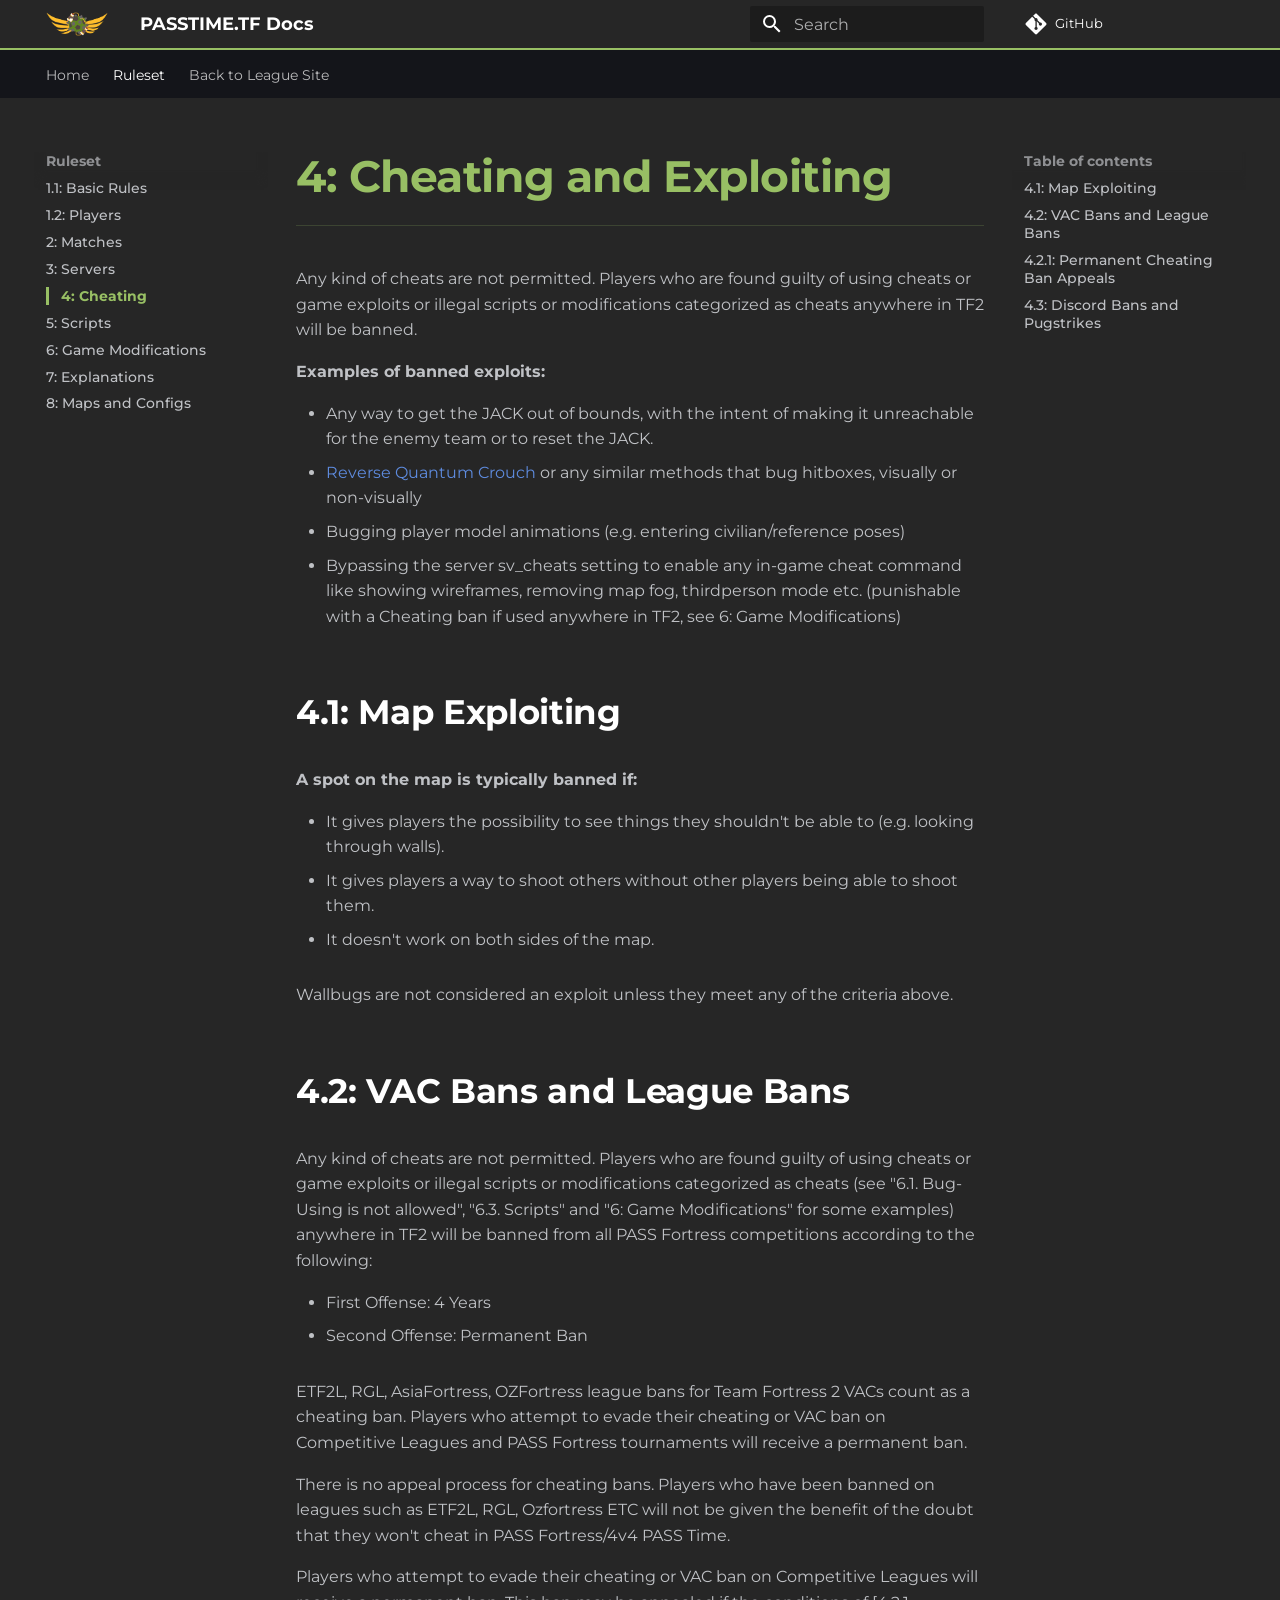
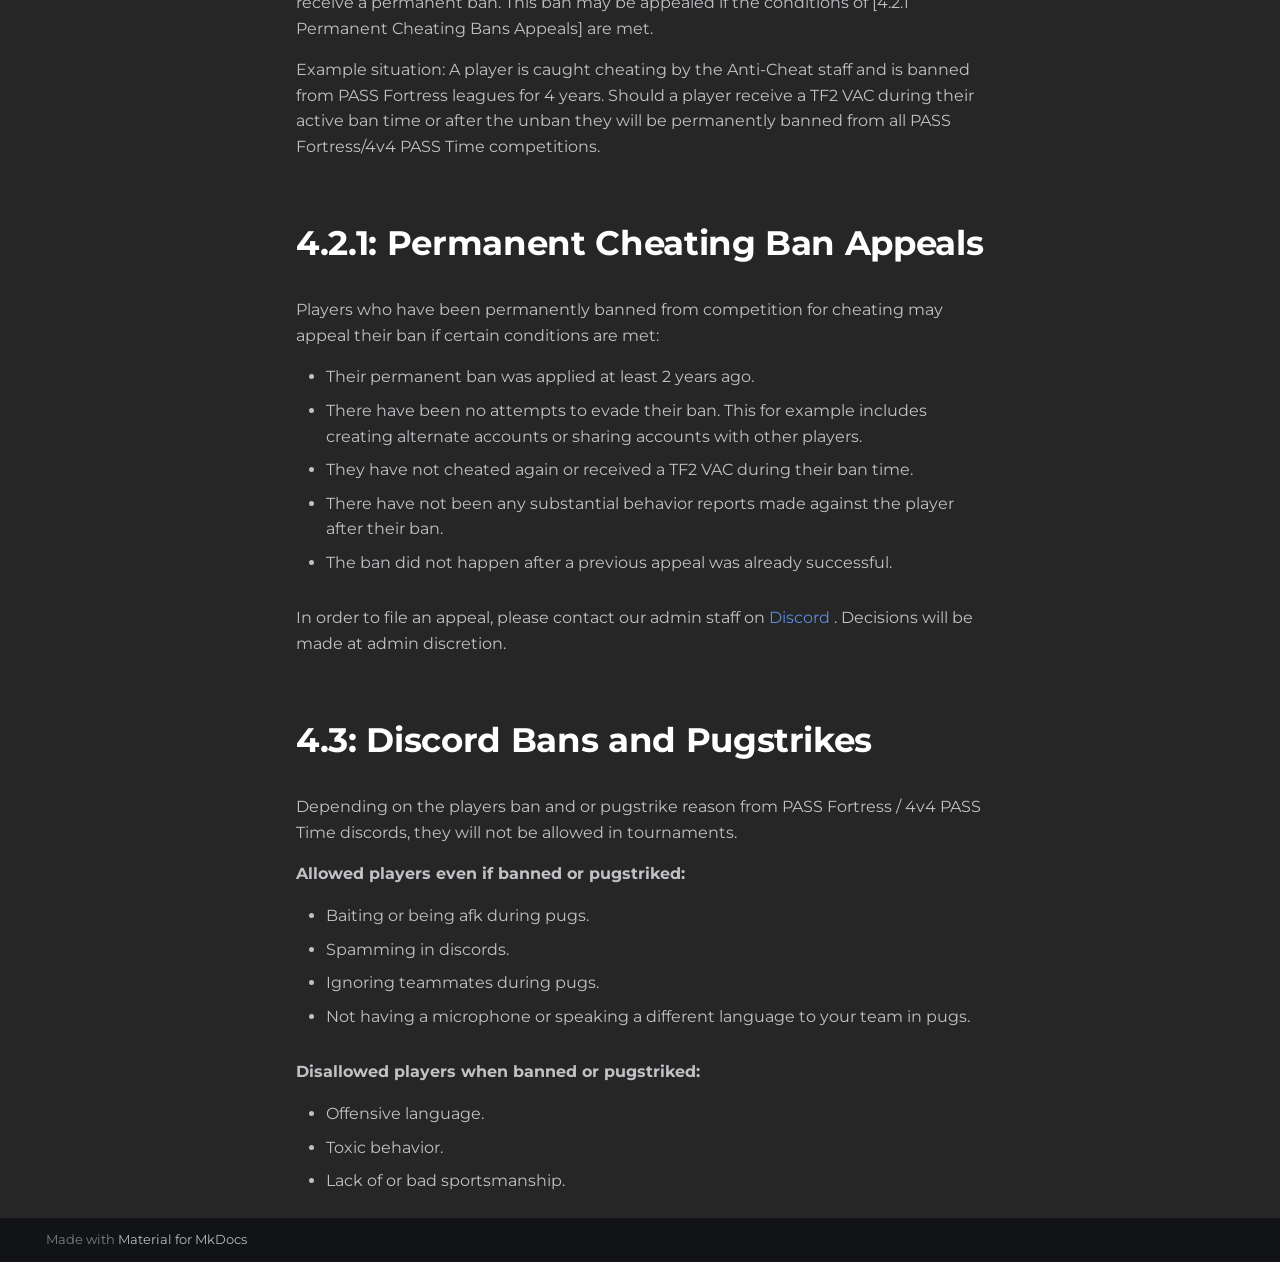
<file: cheating/cheating/index.html>
<!doctype html>
<html lang="en" class="no-js">
  <head>
    
      <meta charset="utf-8">
      <meta name="viewport" content="width=device-width,initial-scale=1">
      
      
      
        <link rel="canonical" href="https://p4sstime.github.io/p4ss-docs/cheating/cheating/">
      
      
        <link rel="prev" href="../../servers/servers/">
      
      
        <link rel="next" href="../../scripts/scripts/">
      
      
        
      
      
      <link rel="icon" href="../../assets/favicon.ico">
      <meta name="generator" content="mkdocs-1.6.1, mkdocs-material-9.7.6">
    
    
      
        <title>4: Cheating - PASSTIME.TF Docs</title>
      
    
    
      <link rel="stylesheet" href="../../assets/stylesheets/main.484c7ddc.min.css">
      
        
        <link rel="stylesheet" href="../../assets/stylesheets/palette.ab4e12ef.min.css">
      
      


    
    
      
    
    
      
        
        
        <link rel="preconnect" href="https://fonts.gstatic.com" crossorigin>
        <link rel="stylesheet" href="https://fonts.googleapis.com/css?family=Montserrat:300,300i,400,400i,700,700i%7CRoboto+Mono:400,400i,700,700i&display=fallback">
        <style>:root{--md-text-font:"Montserrat";--md-code-font:"Roboto Mono"}</style>
      
    
    
      <link rel="stylesheet" href="../../css/custom.css">
    
    <script>__md_scope=new URL("../..",location),__md_hash=e=>[...e].reduce(((e,_)=>(e<<5)-e+_.charCodeAt(0)),0),__md_get=(e,_=localStorage,t=__md_scope)=>JSON.parse(_.getItem(t.pathname+"."+e)),__md_set=(e,_,t=localStorage,a=__md_scope)=>{try{t.setItem(a.pathname+"."+e,JSON.stringify(_))}catch(e){}}</script>
    
      

    
    
  </head>
  
  
    
    
      
    
    
    
    
    <body dir="ltr" data-md-color-scheme="slate" data-md-color-primary="black" data-md-color-accent="green">
  
    
    <input class="md-toggle" data-md-toggle="drawer" type="checkbox" id="__drawer" autocomplete="off">
    <input class="md-toggle" data-md-toggle="search" type="checkbox" id="__search" autocomplete="off">
    <label class="md-overlay" for="__drawer"></label>
    <div data-md-component="skip">
      
        
        <a href="#4-cheating-and-exploiting" class="md-skip">
          Skip to content
        </a>
      
    </div>
    <div data-md-component="announce">
      
    </div>
    
    
      

<header class="md-header" data-md-component="header">
  <nav class="md-header__inner md-grid" aria-label="Header">
    <a href="../.." title="PASSTIME.TF Docs" class="md-header__button md-logo" aria-label="PASSTIME.TF Docs" data-md-component="logo">
      
  <img src="../../assets/logo.png" alt="logo">

    </a>
    <label class="md-header__button md-icon" for="__drawer">
      
      <svg xmlns="http://www.w3.org/2000/svg" viewBox="0 0 24 24"><path d="M3 6h18v2H3zm0 5h18v2H3zm0 5h18v2H3z"/></svg>
    </label>
    <div class="md-header__title" data-md-component="header-title">
      <div class="md-header__ellipsis">
        <div class="md-header__topic">
          <span class="md-ellipsis">
            PASSTIME.TF Docs
          </span>
        </div>
        <div class="md-header__topic" data-md-component="header-topic">
          <span class="md-ellipsis">
            
              4: Cheating
            
          </span>
        </div>
      </div>
    </div>
    
      
        <form class="md-header__option" data-md-component="palette">
  
    
    
    
    <input class="md-option" data-md-color-media="" data-md-color-scheme="slate" data-md-color-primary="black" data-md-color-accent="green"  aria-hidden="true"  type="radio" name="__palette" id="__palette_0">
    
  
</form>
      
    
    
      <script>var palette=__md_get("__palette");if(palette&&palette.color){if("(prefers-color-scheme)"===palette.color.media){var media=matchMedia("(prefers-color-scheme: light)"),input=document.querySelector(media.matches?"[data-md-color-media='(prefers-color-scheme: light)']":"[data-md-color-media='(prefers-color-scheme: dark)']");palette.color.media=input.getAttribute("data-md-color-media"),palette.color.scheme=input.getAttribute("data-md-color-scheme"),palette.color.primary=input.getAttribute("data-md-color-primary"),palette.color.accent=input.getAttribute("data-md-color-accent")}for(var[key,value]of Object.entries(palette.color))document.body.setAttribute("data-md-color-"+key,value)}</script>
    
    
    
      
      
        <label class="md-header__button md-icon" for="__search">
          
          <svg xmlns="http://www.w3.org/2000/svg" viewBox="0 0 24 24"><path d="M9.5 3A6.5 6.5 0 0 1 16 9.5c0 1.61-.59 3.09-1.56 4.23l.27.27h.79l5 5-1.5 1.5-5-5v-.79l-.27-.27A6.52 6.52 0 0 1 9.5 16 6.5 6.5 0 0 1 3 9.5 6.5 6.5 0 0 1 9.5 3m0 2C7 5 5 7 5 9.5S7 14 9.5 14 14 12 14 9.5 12 5 9.5 5"/></svg>
        </label>
        <div class="md-search" data-md-component="search" role="dialog">
  <label class="md-search__overlay" for="__search"></label>
  <div class="md-search__inner" role="search">
    <form class="md-search__form" name="search">
      <input type="text" class="md-search__input" name="query" aria-label="Search" placeholder="Search" autocapitalize="off" autocorrect="off" autocomplete="off" spellcheck="false" data-md-component="search-query" required>
      <label class="md-search__icon md-icon" for="__search">
        
        <svg xmlns="http://www.w3.org/2000/svg" viewBox="0 0 24 24"><path d="M9.5 3A6.5 6.5 0 0 1 16 9.5c0 1.61-.59 3.09-1.56 4.23l.27.27h.79l5 5-1.5 1.5-5-5v-.79l-.27-.27A6.52 6.52 0 0 1 9.5 16 6.5 6.5 0 0 1 3 9.5 6.5 6.5 0 0 1 9.5 3m0 2C7 5 5 7 5 9.5S7 14 9.5 14 14 12 14 9.5 12 5 9.5 5"/></svg>
        
        <svg xmlns="http://www.w3.org/2000/svg" viewBox="0 0 24 24"><path d="M20 11v2H8l5.5 5.5-1.42 1.42L4.16 12l7.92-7.92L13.5 5.5 8 11z"/></svg>
      </label>
      <nav class="md-search__options" aria-label="Search">
        
        <button type="reset" class="md-search__icon md-icon" title="Clear" aria-label="Clear" tabindex="-1">
          
          <svg xmlns="http://www.w3.org/2000/svg" viewBox="0 0 24 24"><path d="M19 6.41 17.59 5 12 10.59 6.41 5 5 6.41 10.59 12 5 17.59 6.41 19 12 13.41 17.59 19 19 17.59 13.41 12z"/></svg>
        </button>
      </nav>
      
        <div class="md-search__suggest" data-md-component="search-suggest"></div>
      
    </form>
    <div class="md-search__output">
      <div class="md-search__scrollwrap" tabindex="0" data-md-scrollfix>
        <div class="md-search-result" data-md-component="search-result">
          <div class="md-search-result__meta">
            Initializing search
          </div>
          <ol class="md-search-result__list" role="presentation"></ol>
        </div>
      </div>
    </div>
  </div>
</div>
      
    
    
      <div class="md-header__source">
        <a href="https://github.com/p4sstime/p4ss-docs/" title="Go to repository" class="md-source" data-md-component="source">
  <div class="md-source__icon md-icon">
    
    <svg xmlns="http://www.w3.org/2000/svg" viewBox="0 0 448 512"><!--! Font Awesome Free 7.1.0 by @fontawesome - https://fontawesome.com License - https://fontawesome.com/license/free (Icons: CC BY 4.0, Fonts: SIL OFL 1.1, Code: MIT License) Copyright 2025 Fonticons, Inc.--><path d="M439.6 236.1 244 40.5c-5.4-5.5-12.8-8.5-20.4-8.5s-15 3-20.4 8.4L162.5 81l51.5 51.5c27.1-9.1 52.7 16.8 43.4 43.7l49.7 49.7c34.2-11.8 61.2 31 35.5 56.7-26.5 26.5-70.2-2.9-56-37.3L240.3 199v121.9c25.3 12.5 22.3 41.8 9.1 55-6.4 6.4-15.2 10.1-24.3 10.1s-17.8-3.6-24.3-10.1c-17.6-17.6-11.1-46.9 11.2-56v-123c-20.8-8.5-24.6-30.7-18.6-45L142.6 101 8.5 235.1C3 240.6 0 247.9 0 255.5s3 15 8.5 20.4l195.6 195.7c5.4 5.4 12.7 8.4 20.4 8.4s15-3 20.4-8.4l194.7-194.7c5.4-5.4 8.4-12.8 8.4-20.4s-3-15-8.4-20.4"/></svg>
  </div>
  <div class="md-source__repository">
    GitHub
  </div>
</a>
      </div>
    
  </nav>
  
</header>
    
    <div class="md-container" data-md-component="container">
      
      
        
          
            
<nav class="md-tabs" aria-label="Tabs" data-md-component="tabs">
  <div class="md-grid">
    <ul class="md-tabs__list">
      
        
  
  
  
  
    <li class="md-tabs__item">
      <a href="../.." class="md-tabs__link">
        
  
  
    
  
  Home

      </a>
    </li>
  

      
        
  
  
  
    
  
  
    
    
      <li class="md-tabs__item md-tabs__item--active">
        <a href="../../basics/basics/" class="md-tabs__link">
          
  
  
  Ruleset

        </a>
      </li>
    
  

      
        
  
  
  
  
    <li class="md-tabs__item">
      <a href="https://league.passtime.tf" class="md-tabs__link">
        
  
  
    
  
  Back to League Site

      </a>
    </li>
  

      
    </ul>
  </div>
</nav>
          
        
      
      <main class="md-main" data-md-component="main">
        <div class="md-main__inner md-grid">
          
            
              
              <div class="md-sidebar md-sidebar--primary" data-md-component="sidebar" data-md-type="navigation" >
                <div class="md-sidebar__scrollwrap">
                  <div class="md-sidebar__inner">
                    


  


<nav class="md-nav md-nav--primary md-nav--lifted" aria-label="Navigation" data-md-level="0">
  <label class="md-nav__title" for="__drawer">
    <a href="../.." title="PASSTIME.TF Docs" class="md-nav__button md-logo" aria-label="PASSTIME.TF Docs" data-md-component="logo">
      
  <img src="../../assets/logo.png" alt="logo">

    </a>
    PASSTIME.TF Docs
  </label>
  
    <div class="md-nav__source">
      <a href="https://github.com/p4sstime/p4ss-docs/" title="Go to repository" class="md-source" data-md-component="source">
  <div class="md-source__icon md-icon">
    
    <svg xmlns="http://www.w3.org/2000/svg" viewBox="0 0 448 512"><!--! Font Awesome Free 7.1.0 by @fontawesome - https://fontawesome.com License - https://fontawesome.com/license/free (Icons: CC BY 4.0, Fonts: SIL OFL 1.1, Code: MIT License) Copyright 2025 Fonticons, Inc.--><path d="M439.6 236.1 244 40.5c-5.4-5.5-12.8-8.5-20.4-8.5s-15 3-20.4 8.4L162.5 81l51.5 51.5c27.1-9.1 52.7 16.8 43.4 43.7l49.7 49.7c34.2-11.8 61.2 31 35.5 56.7-26.5 26.5-70.2-2.9-56-37.3L240.3 199v121.9c25.3 12.5 22.3 41.8 9.1 55-6.4 6.4-15.2 10.1-24.3 10.1s-17.8-3.6-24.3-10.1c-17.6-17.6-11.1-46.9 11.2-56v-123c-20.8-8.5-24.6-30.7-18.6-45L142.6 101 8.5 235.1C3 240.6 0 247.9 0 255.5s3 15 8.5 20.4l195.6 195.7c5.4 5.4 12.7 8.4 20.4 8.4s15-3 20.4-8.4l194.7-194.7c5.4-5.4 8.4-12.8 8.4-20.4s-3-15-8.4-20.4"/></svg>
  </div>
  <div class="md-source__repository">
    GitHub
  </div>
</a>
    </div>
  
  <ul class="md-nav__list" data-md-scrollfix>
    
      
      
  
  
  
  
    <li class="md-nav__item">
      <a href="../.." class="md-nav__link">
        
  
  
  <span class="md-ellipsis">
    
  
    Home
  

    
  </span>
  
  

      </a>
    </li>
  

    
      
      
  
  
    
  
  
  
    
    
    
    
      
        
        
      
      
        
      
    
    
    <li class="md-nav__item md-nav__item--active md-nav__item--section md-nav__item--nested">
      
        
        
        <input class="md-nav__toggle md-toggle " type="checkbox" id="__nav_2" checked>
        
          
          <label class="md-nav__link" for="__nav_2" id="__nav_2_label" tabindex="">
            
  
  
  <span class="md-ellipsis">
    
  
    Ruleset
  

    
  </span>
  
  

            <span class="md-nav__icon md-icon"></span>
          </label>
        
        <nav class="md-nav" data-md-level="1" aria-labelledby="__nav_2_label" aria-expanded="true">
          <label class="md-nav__title" for="__nav_2">
            <span class="md-nav__icon md-icon"></span>
            
  
    Ruleset
  

          </label>
          <ul class="md-nav__list" data-md-scrollfix>
            
              
                
  
  
  
  
    <li class="md-nav__item">
      <a href="../../basics/basics/" class="md-nav__link">
        
  
  
  <span class="md-ellipsis">
    
  
    1.1: Basic Rules
  

    
  </span>
  
  

      </a>
    </li>
  

              
            
              
                
  
  
  
  
    <li class="md-nav__item">
      <a href="../../basics/players/" class="md-nav__link">
        
  
  
  <span class="md-ellipsis">
    
  
    1.2: Players
  

    
  </span>
  
  

      </a>
    </li>
  

              
            
              
                
  
  
  
  
    <li class="md-nav__item">
      <a href="../../matches/matches/" class="md-nav__link">
        
  
  
  <span class="md-ellipsis">
    
  
    2: Matches
  

    
  </span>
  
  

      </a>
    </li>
  

              
            
              
                
  
  
  
  
    <li class="md-nav__item">
      <a href="../../servers/servers/" class="md-nav__link">
        
  
  
  <span class="md-ellipsis">
    
  
    3: Servers
  

    
  </span>
  
  

      </a>
    </li>
  

              
            
              
                
  
  
    
  
  
  
    <li class="md-nav__item md-nav__item--active">
      
      <input class="md-nav__toggle md-toggle" type="checkbox" id="__toc">
      
      
        
      
      
        <label class="md-nav__link md-nav__link--active" for="__toc">
          
  
  
  <span class="md-ellipsis">
    
  
    4: Cheating
  

    
  </span>
  
  

          <span class="md-nav__icon md-icon"></span>
        </label>
      
      <a href="./" class="md-nav__link md-nav__link--active">
        
  
  
  <span class="md-ellipsis">
    
  
    4: Cheating
  

    
  </span>
  
  

      </a>
      
        

<nav class="md-nav md-nav--secondary" aria-label="Table of contents">
  
  
  
    
  
  
    <label class="md-nav__title" for="__toc">
      <span class="md-nav__icon md-icon"></span>
      Table of contents
    </label>
    <ul class="md-nav__list" data-md-component="toc" data-md-scrollfix>
      
        <li class="md-nav__item">
  <a href="#41-map-exploiting" class="md-nav__link">
    <span class="md-ellipsis">
      
        4.1: Map Exploiting
      
    </span>
  </a>
  
</li>
      
        <li class="md-nav__item">
  <a href="#42-vac-bans-and-league-bans" class="md-nav__link">
    <span class="md-ellipsis">
      
        4.2: VAC Bans and League Bans
      
    </span>
  </a>
  
</li>
      
        <li class="md-nav__item">
  <a href="#421-permanent-cheating-ban-appeals" class="md-nav__link">
    <span class="md-ellipsis">
      
        4.2.1: Permanent Cheating Ban Appeals
      
    </span>
  </a>
  
</li>
      
        <li class="md-nav__item">
  <a href="#43-discord-bans-and-pugstrikes" class="md-nav__link">
    <span class="md-ellipsis">
      
        4.3: Discord Bans and Pugstrikes
      
    </span>
  </a>
  
</li>
      
    </ul>
  
</nav>
      
    </li>
  

              
            
              
                
  
  
  
  
    <li class="md-nav__item">
      <a href="../../scripts/scripts/" class="md-nav__link">
        
  
  
  <span class="md-ellipsis">
    
  
    5: Scripts
  

    
  </span>
  
  

      </a>
    </li>
  

              
            
              
                
  
  
  
  
    <li class="md-nav__item">
      <a href="../../mods/mods/" class="md-nav__link">
        
  
  
  <span class="md-ellipsis">
    
  
    6: Game Modifications
  

    
  </span>
  
  

      </a>
    </li>
  

              
            
              
                
  
  
  
  
    <li class="md-nav__item">
      <a href="../../explanations/explanations/" class="md-nav__link">
        
  
  
  <span class="md-ellipsis">
    
  
    7: Explanations
  

    
  </span>
  
  

      </a>
    </li>
  

              
            
              
                
  
  
  
  
    <li class="md-nav__item">
      <a href="../../maps-configs/maps-and-configs/" class="md-nav__link">
        
  
  
  <span class="md-ellipsis">
    
  
    8: Maps and Configs
  

    
  </span>
  
  

      </a>
    </li>
  

              
            
          </ul>
        </nav>
      
    </li>
  

    
      
      
  
  
  
  
    <li class="md-nav__item">
      <a href="https://league.passtime.tf" class="md-nav__link">
        
  
  
  <span class="md-ellipsis">
    
  
    Back to League Site
  

    
  </span>
  
  

      </a>
    </li>
  

    
  </ul>
</nav>
                  </div>
                </div>
              </div>
            
            
              
              <div class="md-sidebar md-sidebar--secondary" data-md-component="sidebar" data-md-type="toc" >
                <div class="md-sidebar__scrollwrap">
                  <div class="md-sidebar__inner">
                    

<nav class="md-nav md-nav--secondary" aria-label="Table of contents">
  
  
  
    
  
  
    <label class="md-nav__title" for="__toc">
      <span class="md-nav__icon md-icon"></span>
      Table of contents
    </label>
    <ul class="md-nav__list" data-md-component="toc" data-md-scrollfix>
      
        <li class="md-nav__item">
  <a href="#41-map-exploiting" class="md-nav__link">
    <span class="md-ellipsis">
      
        4.1: Map Exploiting
      
    </span>
  </a>
  
</li>
      
        <li class="md-nav__item">
  <a href="#42-vac-bans-and-league-bans" class="md-nav__link">
    <span class="md-ellipsis">
      
        4.2: VAC Bans and League Bans
      
    </span>
  </a>
  
</li>
      
        <li class="md-nav__item">
  <a href="#421-permanent-cheating-ban-appeals" class="md-nav__link">
    <span class="md-ellipsis">
      
        4.2.1: Permanent Cheating Ban Appeals
      
    </span>
  </a>
  
</li>
      
        <li class="md-nav__item">
  <a href="#43-discord-bans-and-pugstrikes" class="md-nav__link">
    <span class="md-ellipsis">
      
        4.3: Discord Bans and Pugstrikes
      
    </span>
  </a>
  
</li>
      
    </ul>
  
</nav>
                  </div>
                </div>
              </div>
            
          
          
            <div class="md-content" data-md-component="content">
              
              <article class="md-content__inner md-typeset">
                
                  


  
  


<h1 id="4-cheating-and-exploiting"><b> 4: Cheating and Exploiting </b></h1>
<p>Any kind of cheats are not permitted. Players who are found guilty of using cheats or game exploits or illegal scripts or modifications categorized as cheats anywhere in TF2 will be banned.</p>
<p><b> Examples of banned exploits: </b></p>
<ul>
<li>Any way to get the JACK out of bounds, with the intent of making it unreachable for the enemy team or to reset the JACK.</li>
<li><a href=https://github.com/ValveSoftware/Source-1-Games/issues/2195>Reverse Quantum Crouch</a> or any similar methods that bug hitboxes, visually or non-visually</li>
<li>Bugging player model animations (e.g. entering civilian/reference poses)</li>
<li>Bypassing the server sv_cheats setting to enable any in-game cheat command like showing wireframes, removing map fog, thirdperson mode etc. (punishable with a Cheating ban if used anywhere in TF2, see 6: Game Modifications)</li>
</ul>
<h2 id="41-map-exploiting"><b> 4.1: Map Exploiting </b></h2>
<p><b> A spot on the map is typically banned if: </b></p>
<ul>
<li>It gives players the possibility to see things they shouldn't be able to (e.g. looking through walls).</li>
<li>It gives players a way to shoot others without other players being able to shoot them.</li>
<li>It doesn't work on both sides of the map.</li>
</ul>
<p>Wallbugs are not considered an exploit unless they meet any of the criteria above.</p>
<h2 id="42-vac-bans-and-league-bans"><b> 4.2: VAC Bans and League Bans </b></h2>
<p>Any kind of cheats are not permitted. Players who are found guilty of using cheats or game exploits or illegal scripts or modifications categorized as cheats (see "6.1. Bug-Using is not allowed", "6.3. Scripts" and "6: Game Modifications" for some examples) anywhere in TF2 will be banned from all PASS Fortress competitions according to the following:</p>
<ul>
<li>First Offense: 4 Years</li>
<li>Second Offense: Permanent Ban</li>
</ul>
<p>ETF2L, RGL, AsiaFortress, OZFortress league bans for Team Fortress 2 VACs count as a cheating ban. Players who attempt to evade their cheating or VAC ban on Competitive Leagues and PASS Fortress tournaments will receive a permanent ban.</p>
<p>There is no appeal process for cheating bans. Players who have been banned on leagues such as ETF2L, RGL, Ozfortress ETC will not be given the benefit of the doubt that they won't cheat in PASS Fortress/4v4 PASS Time.</p>
<p>Players who attempt to evade their cheating or VAC ban on Competitive Leagues will receive a permanent ban. This ban may be appealed if the conditions of [4.2.1 Permanent Cheating Bans Appeals] are met.</p>
<p>Example situation: A player is caught cheating by the Anti-Cheat staff and is banned from PASS Fortress leagues for 4 years. Should a player receive a TF2 VAC during their active ban time or after the unban they will be permanently banned from all PASS Fortress/4v4 PASS Time competitions.</p>
<h2 id="421-permanent-cheating-ban-appeals"><b> 4.2.1: Permanent Cheating Ban Appeals </b></h2>
<p>Players who have been permanently banned from competition for cheating may appeal their ban if certain conditions are met:</p>
<ul>
<li>Their permanent ban was applied at least 2 years ago.</li>
<li>There have been no attempts to evade their ban. This for example includes creating alternate accounts or sharing accounts with other players.</li>
<li>They have not cheated again or received a TF2 VAC during their ban time.</li>
<li>There have not been any substantial behavior reports made against the player after their ban.</li>
<li>The ban did not happen after a previous appeal was already successful.</li>
</ul>
<p>In order to file an appeal, please contact our admin staff on <a href=discord.com/invite/CtGkSQcRzt>Discord </a>. Decisions will be made at admin discretion.</p>
<h2 id="43-discord-bans-and-pugstrikes"><b> 4.3: Discord Bans and Pugstrikes </b></h2>
<p>Depending on the players ban and or pugstrike reason from PASS Fortress / 4v4 PASS Time discords, they will not be allowed in tournaments.</p>
<p><b>Allowed players even if banned or pugstriked:</b></p>
<ul>
<li>Baiting or being afk during pugs.</li>
<li>Spamming in discords.</li>
<li>Ignoring teammates during pugs.</li>
<li>Not having a microphone or speaking a different language to your team in pugs.</li>
</ul>
<p><b>Disallowed players when banned or pugstriked:</b></p>
<ul>
<li>Offensive language.</li>
<li>Toxic behavior.</li>
<li>Lack of or bad sportsmanship.</li>
</ul>












                
              </article>
            </div>
          
          
<script>var target=document.getElementById(location.hash.slice(1));target&&target.name&&(target.checked=target.name.startsWith("__tabbed_"))</script>
        </div>
        
          <button type="button" class="md-top md-icon" data-md-component="top" hidden>
  
  <svg xmlns="http://www.w3.org/2000/svg" viewBox="0 0 24 24"><path d="M13 20h-2V8l-5.5 5.5-1.42-1.42L12 4.16l7.92 7.92-1.42 1.42L13 8z"/></svg>
  Back to top
</button>
        
      </main>
      
        <footer class="md-footer">
  
  <div class="md-footer-meta md-typeset">
    <div class="md-footer-meta__inner md-grid">
      <div class="md-copyright">
  
  
    Made with
    <a href="https://squidfunk.github.io/mkdocs-material/" target="_blank" rel="noopener">
      Material for MkDocs
    </a>
  
</div>
      
    </div>
  </div>
</footer>
      
    </div>
    <div class="md-dialog" data-md-component="dialog">
      <div class="md-dialog__inner md-typeset"></div>
    </div>
    
    
    
      
      
      <script id="__config" type="application/json">{"annotate": null, "base": "../..", "features": ["navigation.tabs", "navigation.sections", "navigation.top", "search.suggest", "search.highlight", "content.code.copy"], "search": "../../assets/javascripts/workers/search.2c215733.min.js", "tags": null, "translations": {"clipboard.copied": "Copied to clipboard", "clipboard.copy": "Copy to clipboard", "search.result.more.one": "1 more on this page", "search.result.more.other": "# more on this page", "search.result.none": "No matching documents", "search.result.one": "1 matching document", "search.result.other": "# matching documents", "search.result.placeholder": "Type to start searching", "search.result.term.missing": "Missing", "select.version": "Select version"}, "version": null}</script>
    
    
      <script src="../../assets/javascripts/bundle.79ae519e.min.js"></script>
      
    
  </body>
</html>
</file>
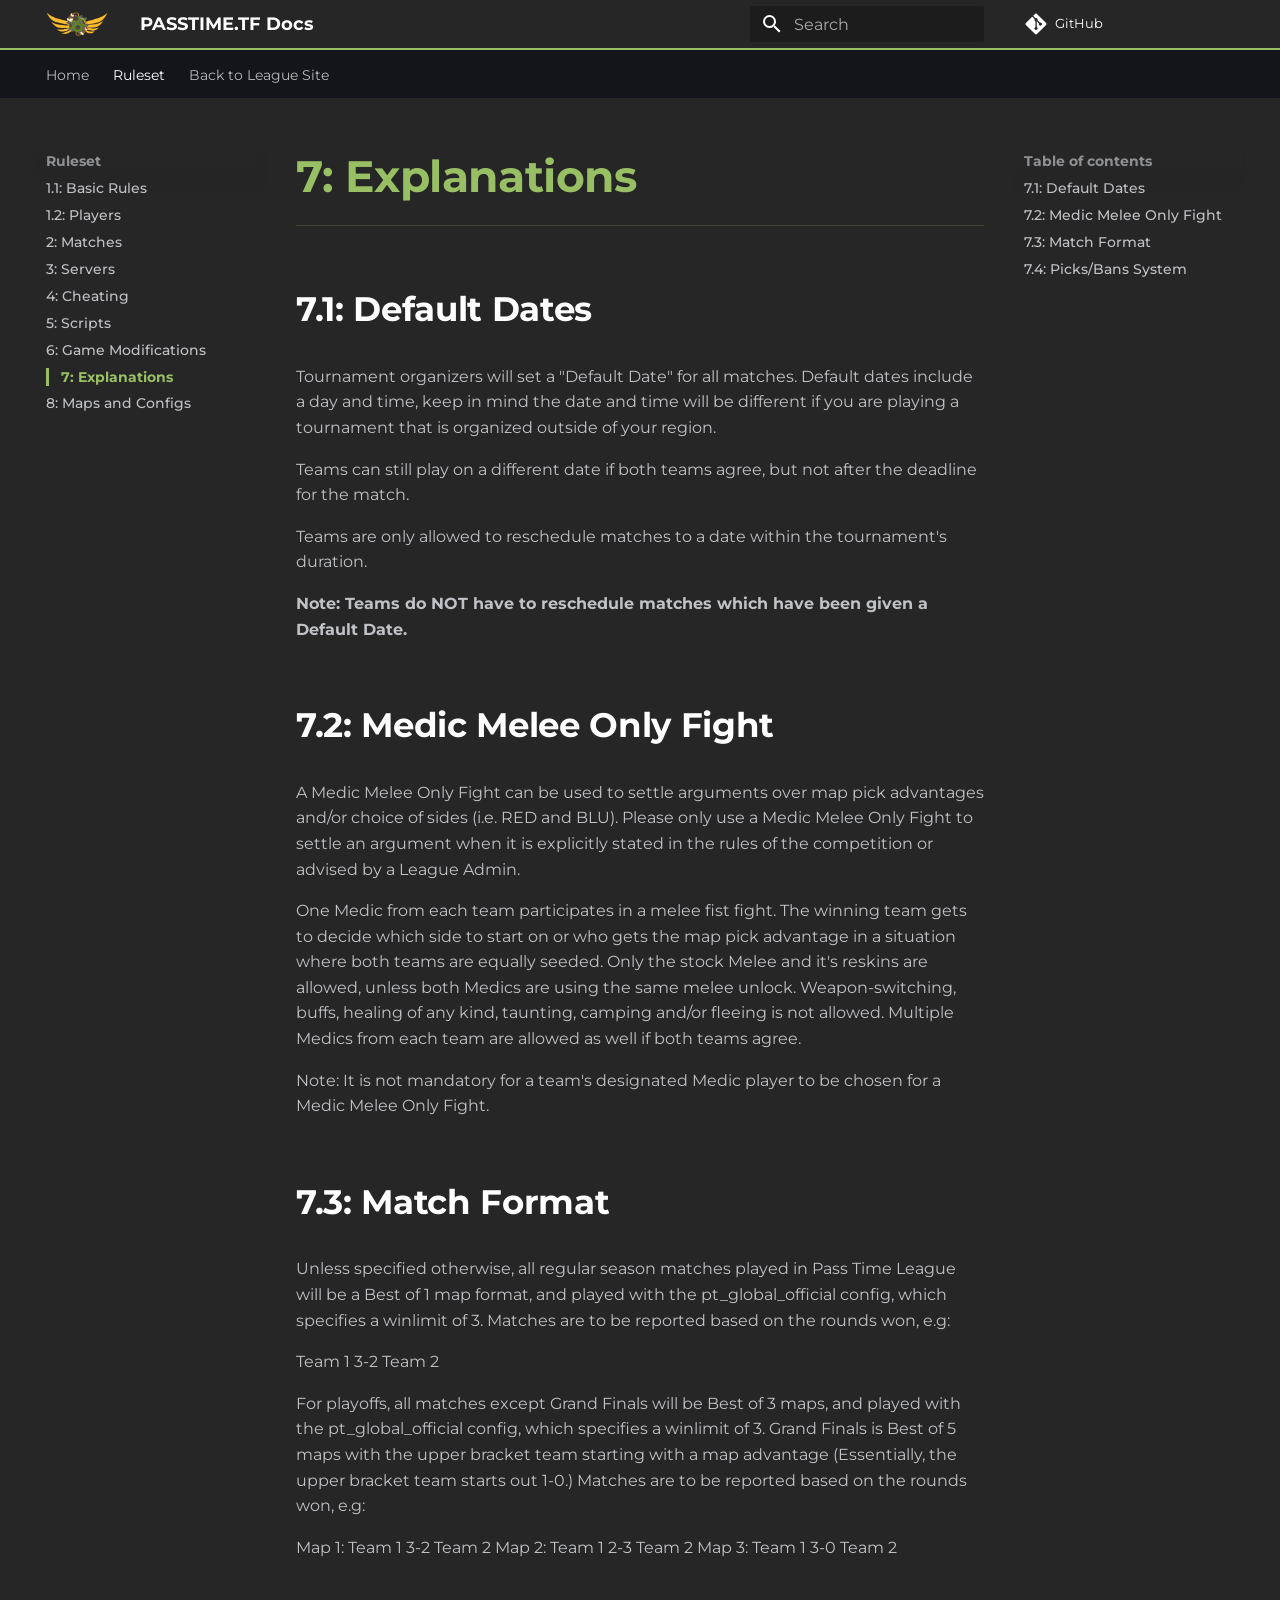
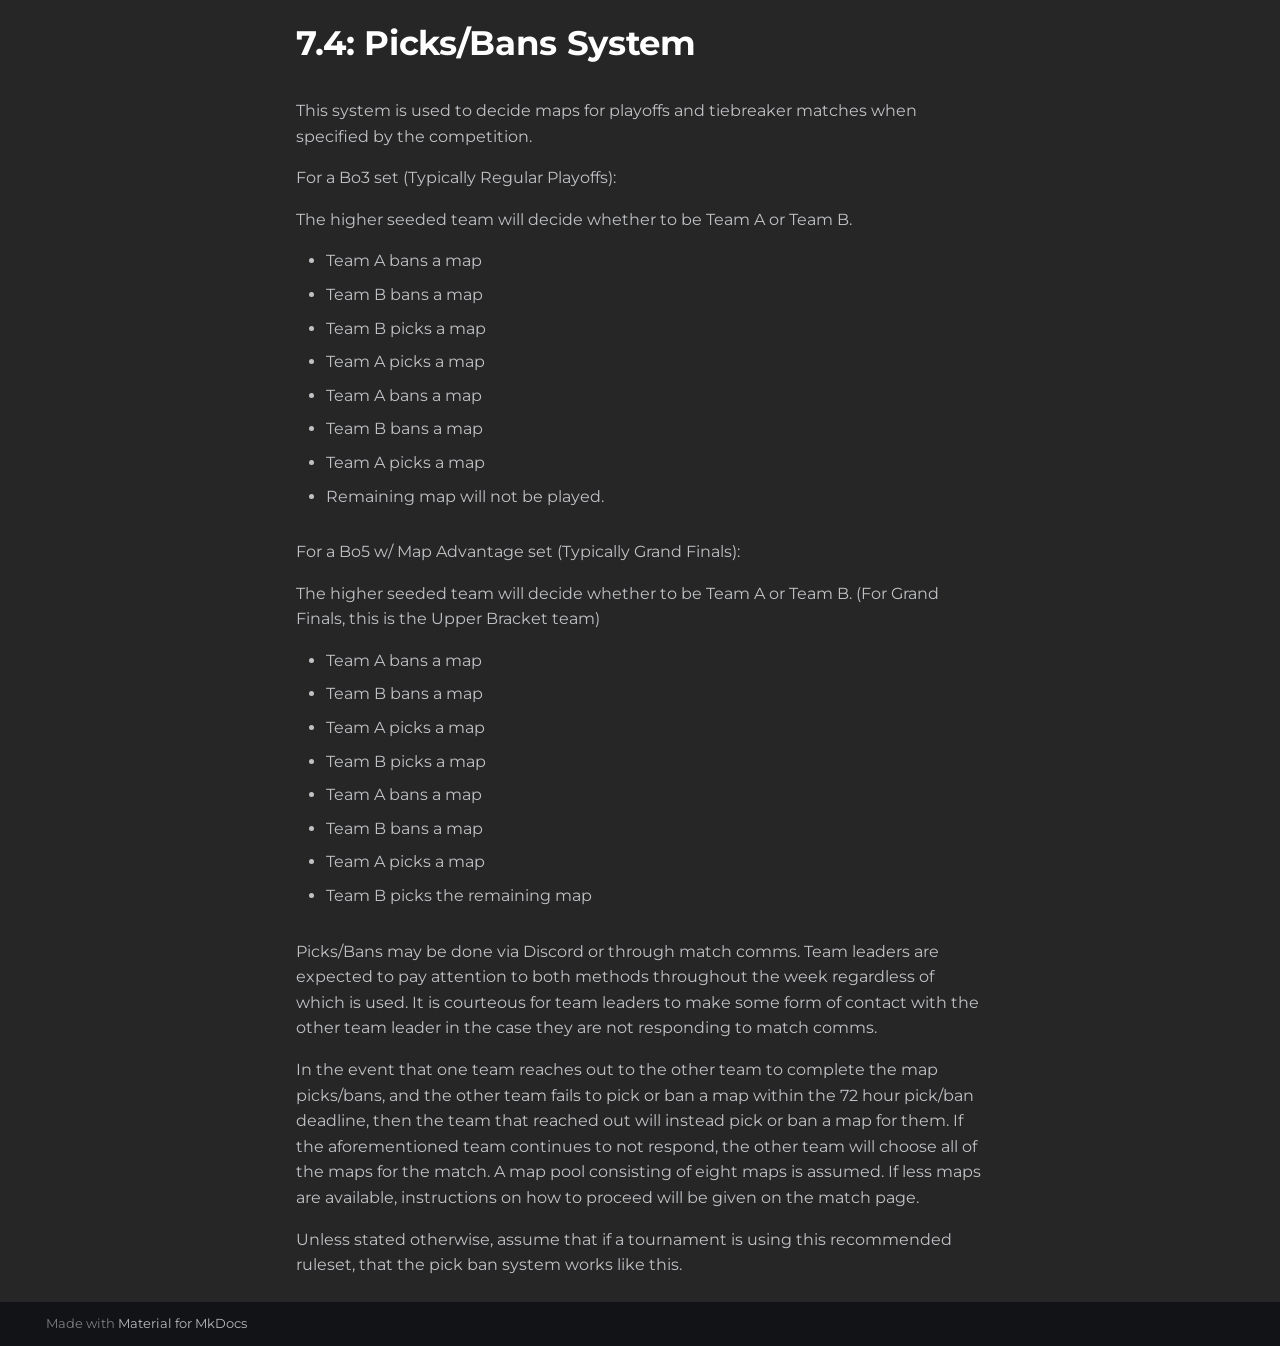
<file: explanations/explanations/index.html>
<!doctype html>
<html lang="en" class="no-js">
  <head>
    
      <meta charset="utf-8">
      <meta name="viewport" content="width=device-width,initial-scale=1">
      
      
      
        <link rel="canonical" href="https://p4sstime.github.io/p4ss-docs/explanations/explanations/">
      
      
        <link rel="prev" href="../../mods/mods/">
      
      
        <link rel="next" href="../../maps-configs/maps-and-configs/">
      
      
        
      
      
      <link rel="icon" href="../../assets/favicon.ico">
      <meta name="generator" content="mkdocs-1.6.1, mkdocs-material-9.7.6">
    
    
      
        <title>7: Explanations - PASSTIME.TF Docs</title>
      
    
    
      <link rel="stylesheet" href="../../assets/stylesheets/main.484c7ddc.min.css">
      
        
        <link rel="stylesheet" href="../../assets/stylesheets/palette.ab4e12ef.min.css">
      
      


    
    
      
    
    
      
        
        
        <link rel="preconnect" href="https://fonts.gstatic.com" crossorigin>
        <link rel="stylesheet" href="https://fonts.googleapis.com/css?family=Montserrat:300,300i,400,400i,700,700i%7CRoboto+Mono:400,400i,700,700i&display=fallback">
        <style>:root{--md-text-font:"Montserrat";--md-code-font:"Roboto Mono"}</style>
      
    
    
      <link rel="stylesheet" href="../../css/custom.css">
    
    <script>__md_scope=new URL("../..",location),__md_hash=e=>[...e].reduce(((e,_)=>(e<<5)-e+_.charCodeAt(0)),0),__md_get=(e,_=localStorage,t=__md_scope)=>JSON.parse(_.getItem(t.pathname+"."+e)),__md_set=(e,_,t=localStorage,a=__md_scope)=>{try{t.setItem(a.pathname+"."+e,JSON.stringify(_))}catch(e){}}</script>
    
      

    
    
  </head>
  
  
    
    
      
    
    
    
    
    <body dir="ltr" data-md-color-scheme="slate" data-md-color-primary="black" data-md-color-accent="green">
  
    
    <input class="md-toggle" data-md-toggle="drawer" type="checkbox" id="__drawer" autocomplete="off">
    <input class="md-toggle" data-md-toggle="search" type="checkbox" id="__search" autocomplete="off">
    <label class="md-overlay" for="__drawer"></label>
    <div data-md-component="skip">
      
        
        <a href="#7-explanations" class="md-skip">
          Skip to content
        </a>
      
    </div>
    <div data-md-component="announce">
      
    </div>
    
    
      

<header class="md-header" data-md-component="header">
  <nav class="md-header__inner md-grid" aria-label="Header">
    <a href="../.." title="PASSTIME.TF Docs" class="md-header__button md-logo" aria-label="PASSTIME.TF Docs" data-md-component="logo">
      
  <img src="../../assets/logo.png" alt="logo">

    </a>
    <label class="md-header__button md-icon" for="__drawer">
      
      <svg xmlns="http://www.w3.org/2000/svg" viewBox="0 0 24 24"><path d="M3 6h18v2H3zm0 5h18v2H3zm0 5h18v2H3z"/></svg>
    </label>
    <div class="md-header__title" data-md-component="header-title">
      <div class="md-header__ellipsis">
        <div class="md-header__topic">
          <span class="md-ellipsis">
            PASSTIME.TF Docs
          </span>
        </div>
        <div class="md-header__topic" data-md-component="header-topic">
          <span class="md-ellipsis">
            
              7: Explanations
            
          </span>
        </div>
      </div>
    </div>
    
      
        <form class="md-header__option" data-md-component="palette">
  
    
    
    
    <input class="md-option" data-md-color-media="" data-md-color-scheme="slate" data-md-color-primary="black" data-md-color-accent="green"  aria-hidden="true"  type="radio" name="__palette" id="__palette_0">
    
  
</form>
      
    
    
      <script>var palette=__md_get("__palette");if(palette&&palette.color){if("(prefers-color-scheme)"===palette.color.media){var media=matchMedia("(prefers-color-scheme: light)"),input=document.querySelector(media.matches?"[data-md-color-media='(prefers-color-scheme: light)']":"[data-md-color-media='(prefers-color-scheme: dark)']");palette.color.media=input.getAttribute("data-md-color-media"),palette.color.scheme=input.getAttribute("data-md-color-scheme"),palette.color.primary=input.getAttribute("data-md-color-primary"),palette.color.accent=input.getAttribute("data-md-color-accent")}for(var[key,value]of Object.entries(palette.color))document.body.setAttribute("data-md-color-"+key,value)}</script>
    
    
    
      
      
        <label class="md-header__button md-icon" for="__search">
          
          <svg xmlns="http://www.w3.org/2000/svg" viewBox="0 0 24 24"><path d="M9.5 3A6.5 6.5 0 0 1 16 9.5c0 1.61-.59 3.09-1.56 4.23l.27.27h.79l5 5-1.5 1.5-5-5v-.79l-.27-.27A6.52 6.52 0 0 1 9.5 16 6.5 6.5 0 0 1 3 9.5 6.5 6.5 0 0 1 9.5 3m0 2C7 5 5 7 5 9.5S7 14 9.5 14 14 12 14 9.5 12 5 9.5 5"/></svg>
        </label>
        <div class="md-search" data-md-component="search" role="dialog">
  <label class="md-search__overlay" for="__search"></label>
  <div class="md-search__inner" role="search">
    <form class="md-search__form" name="search">
      <input type="text" class="md-search__input" name="query" aria-label="Search" placeholder="Search" autocapitalize="off" autocorrect="off" autocomplete="off" spellcheck="false" data-md-component="search-query" required>
      <label class="md-search__icon md-icon" for="__search">
        
        <svg xmlns="http://www.w3.org/2000/svg" viewBox="0 0 24 24"><path d="M9.5 3A6.5 6.5 0 0 1 16 9.5c0 1.61-.59 3.09-1.56 4.23l.27.27h.79l5 5-1.5 1.5-5-5v-.79l-.27-.27A6.52 6.52 0 0 1 9.5 16 6.5 6.5 0 0 1 3 9.5 6.5 6.5 0 0 1 9.5 3m0 2C7 5 5 7 5 9.5S7 14 9.5 14 14 12 14 9.5 12 5 9.5 5"/></svg>
        
        <svg xmlns="http://www.w3.org/2000/svg" viewBox="0 0 24 24"><path d="M20 11v2H8l5.5 5.5-1.42 1.42L4.16 12l7.92-7.92L13.5 5.5 8 11z"/></svg>
      </label>
      <nav class="md-search__options" aria-label="Search">
        
        <button type="reset" class="md-search__icon md-icon" title="Clear" aria-label="Clear" tabindex="-1">
          
          <svg xmlns="http://www.w3.org/2000/svg" viewBox="0 0 24 24"><path d="M19 6.41 17.59 5 12 10.59 6.41 5 5 6.41 10.59 12 5 17.59 6.41 19 12 13.41 17.59 19 19 17.59 13.41 12z"/></svg>
        </button>
      </nav>
      
        <div class="md-search__suggest" data-md-component="search-suggest"></div>
      
    </form>
    <div class="md-search__output">
      <div class="md-search__scrollwrap" tabindex="0" data-md-scrollfix>
        <div class="md-search-result" data-md-component="search-result">
          <div class="md-search-result__meta">
            Initializing search
          </div>
          <ol class="md-search-result__list" role="presentation"></ol>
        </div>
      </div>
    </div>
  </div>
</div>
      
    
    
      <div class="md-header__source">
        <a href="https://github.com/p4sstime/p4ss-docs/" title="Go to repository" class="md-source" data-md-component="source">
  <div class="md-source__icon md-icon">
    
    <svg xmlns="http://www.w3.org/2000/svg" viewBox="0 0 448 512"><!--! Font Awesome Free 7.1.0 by @fontawesome - https://fontawesome.com License - https://fontawesome.com/license/free (Icons: CC BY 4.0, Fonts: SIL OFL 1.1, Code: MIT License) Copyright 2025 Fonticons, Inc.--><path d="M439.6 236.1 244 40.5c-5.4-5.5-12.8-8.5-20.4-8.5s-15 3-20.4 8.4L162.5 81l51.5 51.5c27.1-9.1 52.7 16.8 43.4 43.7l49.7 49.7c34.2-11.8 61.2 31 35.5 56.7-26.5 26.5-70.2-2.9-56-37.3L240.3 199v121.9c25.3 12.5 22.3 41.8 9.1 55-6.4 6.4-15.2 10.1-24.3 10.1s-17.8-3.6-24.3-10.1c-17.6-17.6-11.1-46.9 11.2-56v-123c-20.8-8.5-24.6-30.7-18.6-45L142.6 101 8.5 235.1C3 240.6 0 247.9 0 255.5s3 15 8.5 20.4l195.6 195.7c5.4 5.4 12.7 8.4 20.4 8.4s15-3 20.4-8.4l194.7-194.7c5.4-5.4 8.4-12.8 8.4-20.4s-3-15-8.4-20.4"/></svg>
  </div>
  <div class="md-source__repository">
    GitHub
  </div>
</a>
      </div>
    
  </nav>
  
</header>
    
    <div class="md-container" data-md-component="container">
      
      
        
          
            
<nav class="md-tabs" aria-label="Tabs" data-md-component="tabs">
  <div class="md-grid">
    <ul class="md-tabs__list">
      
        
  
  
  
  
    <li class="md-tabs__item">
      <a href="../.." class="md-tabs__link">
        
  
  
    
  
  Home

      </a>
    </li>
  

      
        
  
  
  
    
  
  
    
    
      <li class="md-tabs__item md-tabs__item--active">
        <a href="../../basics/basics/" class="md-tabs__link">
          
  
  
  Ruleset

        </a>
      </li>
    
  

      
        
  
  
  
  
    <li class="md-tabs__item">
      <a href="https://league.passtime.tf" class="md-tabs__link">
        
  
  
    
  
  Back to League Site

      </a>
    </li>
  

      
    </ul>
  </div>
</nav>
          
        
      
      <main class="md-main" data-md-component="main">
        <div class="md-main__inner md-grid">
          
            
              
              <div class="md-sidebar md-sidebar--primary" data-md-component="sidebar" data-md-type="navigation" >
                <div class="md-sidebar__scrollwrap">
                  <div class="md-sidebar__inner">
                    


  


<nav class="md-nav md-nav--primary md-nav--lifted" aria-label="Navigation" data-md-level="0">
  <label class="md-nav__title" for="__drawer">
    <a href="../.." title="PASSTIME.TF Docs" class="md-nav__button md-logo" aria-label="PASSTIME.TF Docs" data-md-component="logo">
      
  <img src="../../assets/logo.png" alt="logo">

    </a>
    PASSTIME.TF Docs
  </label>
  
    <div class="md-nav__source">
      <a href="https://github.com/p4sstime/p4ss-docs/" title="Go to repository" class="md-source" data-md-component="source">
  <div class="md-source__icon md-icon">
    
    <svg xmlns="http://www.w3.org/2000/svg" viewBox="0 0 448 512"><!--! Font Awesome Free 7.1.0 by @fontawesome - https://fontawesome.com License - https://fontawesome.com/license/free (Icons: CC BY 4.0, Fonts: SIL OFL 1.1, Code: MIT License) Copyright 2025 Fonticons, Inc.--><path d="M439.6 236.1 244 40.5c-5.4-5.5-12.8-8.5-20.4-8.5s-15 3-20.4 8.4L162.5 81l51.5 51.5c27.1-9.1 52.7 16.8 43.4 43.7l49.7 49.7c34.2-11.8 61.2 31 35.5 56.7-26.5 26.5-70.2-2.9-56-37.3L240.3 199v121.9c25.3 12.5 22.3 41.8 9.1 55-6.4 6.4-15.2 10.1-24.3 10.1s-17.8-3.6-24.3-10.1c-17.6-17.6-11.1-46.9 11.2-56v-123c-20.8-8.5-24.6-30.7-18.6-45L142.6 101 8.5 235.1C3 240.6 0 247.9 0 255.5s3 15 8.5 20.4l195.6 195.7c5.4 5.4 12.7 8.4 20.4 8.4s15-3 20.4-8.4l194.7-194.7c5.4-5.4 8.4-12.8 8.4-20.4s-3-15-8.4-20.4"/></svg>
  </div>
  <div class="md-source__repository">
    GitHub
  </div>
</a>
    </div>
  
  <ul class="md-nav__list" data-md-scrollfix>
    
      
      
  
  
  
  
    <li class="md-nav__item">
      <a href="../.." class="md-nav__link">
        
  
  
  <span class="md-ellipsis">
    
  
    Home
  

    
  </span>
  
  

      </a>
    </li>
  

    
      
      
  
  
    
  
  
  
    
    
    
    
      
        
        
      
      
        
      
    
    
    <li class="md-nav__item md-nav__item--active md-nav__item--section md-nav__item--nested">
      
        
        
        <input class="md-nav__toggle md-toggle " type="checkbox" id="__nav_2" checked>
        
          
          <label class="md-nav__link" for="__nav_2" id="__nav_2_label" tabindex="">
            
  
  
  <span class="md-ellipsis">
    
  
    Ruleset
  

    
  </span>
  
  

            <span class="md-nav__icon md-icon"></span>
          </label>
        
        <nav class="md-nav" data-md-level="1" aria-labelledby="__nav_2_label" aria-expanded="true">
          <label class="md-nav__title" for="__nav_2">
            <span class="md-nav__icon md-icon"></span>
            
  
    Ruleset
  

          </label>
          <ul class="md-nav__list" data-md-scrollfix>
            
              
                
  
  
  
  
    <li class="md-nav__item">
      <a href="../../basics/basics/" class="md-nav__link">
        
  
  
  <span class="md-ellipsis">
    
  
    1.1: Basic Rules
  

    
  </span>
  
  

      </a>
    </li>
  

              
            
              
                
  
  
  
  
    <li class="md-nav__item">
      <a href="../../basics/players/" class="md-nav__link">
        
  
  
  <span class="md-ellipsis">
    
  
    1.2: Players
  

    
  </span>
  
  

      </a>
    </li>
  

              
            
              
                
  
  
  
  
    <li class="md-nav__item">
      <a href="../../matches/matches/" class="md-nav__link">
        
  
  
  <span class="md-ellipsis">
    
  
    2: Matches
  

    
  </span>
  
  

      </a>
    </li>
  

              
            
              
                
  
  
  
  
    <li class="md-nav__item">
      <a href="../../servers/servers/" class="md-nav__link">
        
  
  
  <span class="md-ellipsis">
    
  
    3: Servers
  

    
  </span>
  
  

      </a>
    </li>
  

              
            
              
                
  
  
  
  
    <li class="md-nav__item">
      <a href="../../cheating/cheating/" class="md-nav__link">
        
  
  
  <span class="md-ellipsis">
    
  
    4: Cheating
  

    
  </span>
  
  

      </a>
    </li>
  

              
            
              
                
  
  
  
  
    <li class="md-nav__item">
      <a href="../../scripts/scripts/" class="md-nav__link">
        
  
  
  <span class="md-ellipsis">
    
  
    5: Scripts
  

    
  </span>
  
  

      </a>
    </li>
  

              
            
              
                
  
  
  
  
    <li class="md-nav__item">
      <a href="../../mods/mods/" class="md-nav__link">
        
  
  
  <span class="md-ellipsis">
    
  
    6: Game Modifications
  

    
  </span>
  
  

      </a>
    </li>
  

              
            
              
                
  
  
    
  
  
  
    <li class="md-nav__item md-nav__item--active">
      
      <input class="md-nav__toggle md-toggle" type="checkbox" id="__toc">
      
      
        
      
      
        <label class="md-nav__link md-nav__link--active" for="__toc">
          
  
  
  <span class="md-ellipsis">
    
  
    7: Explanations
  

    
  </span>
  
  

          <span class="md-nav__icon md-icon"></span>
        </label>
      
      <a href="./" class="md-nav__link md-nav__link--active">
        
  
  
  <span class="md-ellipsis">
    
  
    7: Explanations
  

    
  </span>
  
  

      </a>
      
        

<nav class="md-nav md-nav--secondary" aria-label="Table of contents">
  
  
  
    
  
  
    <label class="md-nav__title" for="__toc">
      <span class="md-nav__icon md-icon"></span>
      Table of contents
    </label>
    <ul class="md-nav__list" data-md-component="toc" data-md-scrollfix>
      
        <li class="md-nav__item">
  <a href="#71-default-dates" class="md-nav__link">
    <span class="md-ellipsis">
      
        7.1: Default Dates
      
    </span>
  </a>
  
</li>
      
        <li class="md-nav__item">
  <a href="#72-medic-melee-only-fight" class="md-nav__link">
    <span class="md-ellipsis">
      
        7.2: Medic Melee Only Fight
      
    </span>
  </a>
  
</li>
      
        <li class="md-nav__item">
  <a href="#73-match-format" class="md-nav__link">
    <span class="md-ellipsis">
      
        7.3: Match Format
      
    </span>
  </a>
  
</li>
      
        <li class="md-nav__item">
  <a href="#74-picksbans-system" class="md-nav__link">
    <span class="md-ellipsis">
      
        7.4: Picks/Bans System
      
    </span>
  </a>
  
</li>
      
    </ul>
  
</nav>
      
    </li>
  

              
            
              
                
  
  
  
  
    <li class="md-nav__item">
      <a href="../../maps-configs/maps-and-configs/" class="md-nav__link">
        
  
  
  <span class="md-ellipsis">
    
  
    8: Maps and Configs
  

    
  </span>
  
  

      </a>
    </li>
  

              
            
          </ul>
        </nav>
      
    </li>
  

    
      
      
  
  
  
  
    <li class="md-nav__item">
      <a href="https://league.passtime.tf" class="md-nav__link">
        
  
  
  <span class="md-ellipsis">
    
  
    Back to League Site
  

    
  </span>
  
  

      </a>
    </li>
  

    
  </ul>
</nav>
                  </div>
                </div>
              </div>
            
            
              
              <div class="md-sidebar md-sidebar--secondary" data-md-component="sidebar" data-md-type="toc" >
                <div class="md-sidebar__scrollwrap">
                  <div class="md-sidebar__inner">
                    

<nav class="md-nav md-nav--secondary" aria-label="Table of contents">
  
  
  
    
  
  
    <label class="md-nav__title" for="__toc">
      <span class="md-nav__icon md-icon"></span>
      Table of contents
    </label>
    <ul class="md-nav__list" data-md-component="toc" data-md-scrollfix>
      
        <li class="md-nav__item">
  <a href="#71-default-dates" class="md-nav__link">
    <span class="md-ellipsis">
      
        7.1: Default Dates
      
    </span>
  </a>
  
</li>
      
        <li class="md-nav__item">
  <a href="#72-medic-melee-only-fight" class="md-nav__link">
    <span class="md-ellipsis">
      
        7.2: Medic Melee Only Fight
      
    </span>
  </a>
  
</li>
      
        <li class="md-nav__item">
  <a href="#73-match-format" class="md-nav__link">
    <span class="md-ellipsis">
      
        7.3: Match Format
      
    </span>
  </a>
  
</li>
      
        <li class="md-nav__item">
  <a href="#74-picksbans-system" class="md-nav__link">
    <span class="md-ellipsis">
      
        7.4: Picks/Bans System
      
    </span>
  </a>
  
</li>
      
    </ul>
  
</nav>
                  </div>
                </div>
              </div>
            
          
          
            <div class="md-content" data-md-component="content">
              
              <article class="md-content__inner md-typeset">
                
                  


  
  


<h1 id="7-explanations"><b> 7: Explanations </b></h1>
<h2 id="71-default-dates"><b> 7.1: Default Dates </b></h2>
<p>Tournament organizers will set a "Default Date" for all matches. Default dates include a day and time, keep in mind the date and time will be different if you are playing a tournament that is organized outside of your region.</p>
<p>Teams can still play on a different date if both teams agree, but not after the deadline for the match.</p>
<p>Teams are only allowed to reschedule matches to a date within the tournament's duration.</p>
<p><b>Note: Teams do NOT have to reschedule matches which have been given a Default Date.</b></p>
<h2 id="72-medic-melee-only-fight"><b> 7.2: Medic Melee Only Fight </b></h2>
<p>A Medic Melee Only Fight can be used to settle arguments over map pick advantages and/or choice of sides (i.e. RED and BLU). Please only use a Medic Melee Only Fight to settle an argument when it is explicitly stated in the rules of the competition or advised by a League Admin.</p>
<p>One Medic from each team participates in a melee fist fight. The winning team gets to decide which side to start on or who gets the map pick advantage in a situation where both teams are equally seeded. Only the stock Melee and it's reskins are allowed, unless both Medics are using the same melee unlock. Weapon-switching, buffs, healing of any kind, taunting, camping and/or fleeing is not allowed. Multiple Medics from each team are allowed as well if both teams agree.</p>
<p>Note: It is not mandatory for a team's designated Medic player to be chosen for a Medic Melee Only Fight.</p>
<h2 id="73-match-format"><b> 7.3: Match Format </b></h2>
<p>Unless specified otherwise, all regular season matches played in Pass Time League will be a Best of 1 map format, and played with the pt_global_official config, which specifies a winlimit of 3. Matches are to be reported based on the rounds won, e.g:</p>
<p>Team 1 3-2 Team 2</p>
<p>For playoffs, all matches except Grand Finals will be Best of 3 maps, and played with the pt_global_official config, which specifies a winlimit of 3. Grand Finals is Best of 5 maps with the upper bracket team starting with a map advantage (Essentially, the upper bracket team starts out 1-0.) Matches are to be reported based on the rounds won, e.g:</p>
<p>Map 1: Team 1 3-2 Team 2
Map 2: Team 1 2-3 Team 2
Map 3: Team 1 3-0 Team 2</p>
<h2 id="74-picksbans-system"><b> 7.4: Picks/Bans System </b></h2>
<p>This system is used to decide maps for playoffs and tiebreaker matches when specified by the competition.</p>
<p>For a Bo3 set (Typically Regular Playoffs):</p>
<p>The higher seeded team will decide whether to be Team A or Team B. </p>
<ul>
<li>Team A bans a map</li>
<li>Team B bans a map</li>
<li>Team B picks a map</li>
<li>Team A picks a map</li>
<li>Team A bans a map</li>
<li>Team B bans a map</li>
<li>Team A picks a map</li>
<li>Remaining map will not be played.</li>
</ul>
<p>For a Bo5 w/ Map Advantage set (Typically Grand Finals):</p>
<p>The higher seeded team will decide whether to be Team A or Team B. (For Grand Finals, this is the Upper Bracket team)</p>
<ul>
<li>Team A bans a map</li>
<li>Team B bans a map</li>
<li>Team A picks a map</li>
<li>Team B picks a map</li>
<li>Team A bans a map</li>
<li>Team B bans a map</li>
<li>Team A picks a map</li>
<li>Team B picks the remaining map</li>
</ul>
<p>Picks/Bans may be done via Discord or through match comms. Team leaders are expected to pay attention to both methods throughout the week regardless of which is used. It is courteous for team leaders to make some form of contact with the other team leader in the case they are not responding to match comms. </p>
<p>In the event that one team reaches out to the other team to complete the map picks/bans, and the other team fails to pick or ban a map within the 72 hour pick/ban deadline, then the team that reached out will instead pick or ban a map for them. If the aforementioned team continues to not respond, the other team will choose all of the maps for the match. 
A map pool consisting of eight maps is assumed. If less maps are available, instructions on how to proceed will be given on the match page.</p>
<p>Unless stated otherwise, assume that if a tournament is using this recommended ruleset, that the pick ban system works like this.</p>












                
              </article>
            </div>
          
          
<script>var target=document.getElementById(location.hash.slice(1));target&&target.name&&(target.checked=target.name.startsWith("__tabbed_"))</script>
        </div>
        
          <button type="button" class="md-top md-icon" data-md-component="top" hidden>
  
  <svg xmlns="http://www.w3.org/2000/svg" viewBox="0 0 24 24"><path d="M13 20h-2V8l-5.5 5.5-1.42-1.42L12 4.16l7.92 7.92-1.42 1.42L13 8z"/></svg>
  Back to top
</button>
        
      </main>
      
        <footer class="md-footer">
  
  <div class="md-footer-meta md-typeset">
    <div class="md-footer-meta__inner md-grid">
      <div class="md-copyright">
  
  
    Made with
    <a href="https://squidfunk.github.io/mkdocs-material/" target="_blank" rel="noopener">
      Material for MkDocs
    </a>
  
</div>
      
    </div>
  </div>
</footer>
      
    </div>
    <div class="md-dialog" data-md-component="dialog">
      <div class="md-dialog__inner md-typeset"></div>
    </div>
    
    
    
      
      
      <script id="__config" type="application/json">{"annotate": null, "base": "../..", "features": ["navigation.tabs", "navigation.sections", "navigation.top", "search.suggest", "search.highlight", "content.code.copy"], "search": "../../assets/javascripts/workers/search.2c215733.min.js", "tags": null, "translations": {"clipboard.copied": "Copied to clipboard", "clipboard.copy": "Copy to clipboard", "search.result.more.one": "1 more on this page", "search.result.more.other": "# more on this page", "search.result.none": "No matching documents", "search.result.one": "1 matching document", "search.result.other": "# matching documents", "search.result.placeholder": "Type to start searching", "search.result.term.missing": "Missing", "select.version": "Select version"}, "version": null}</script>
    
    
      <script src="../../assets/javascripts/bundle.79ae519e.min.js"></script>
      
    
  </body>
</html>
</file>
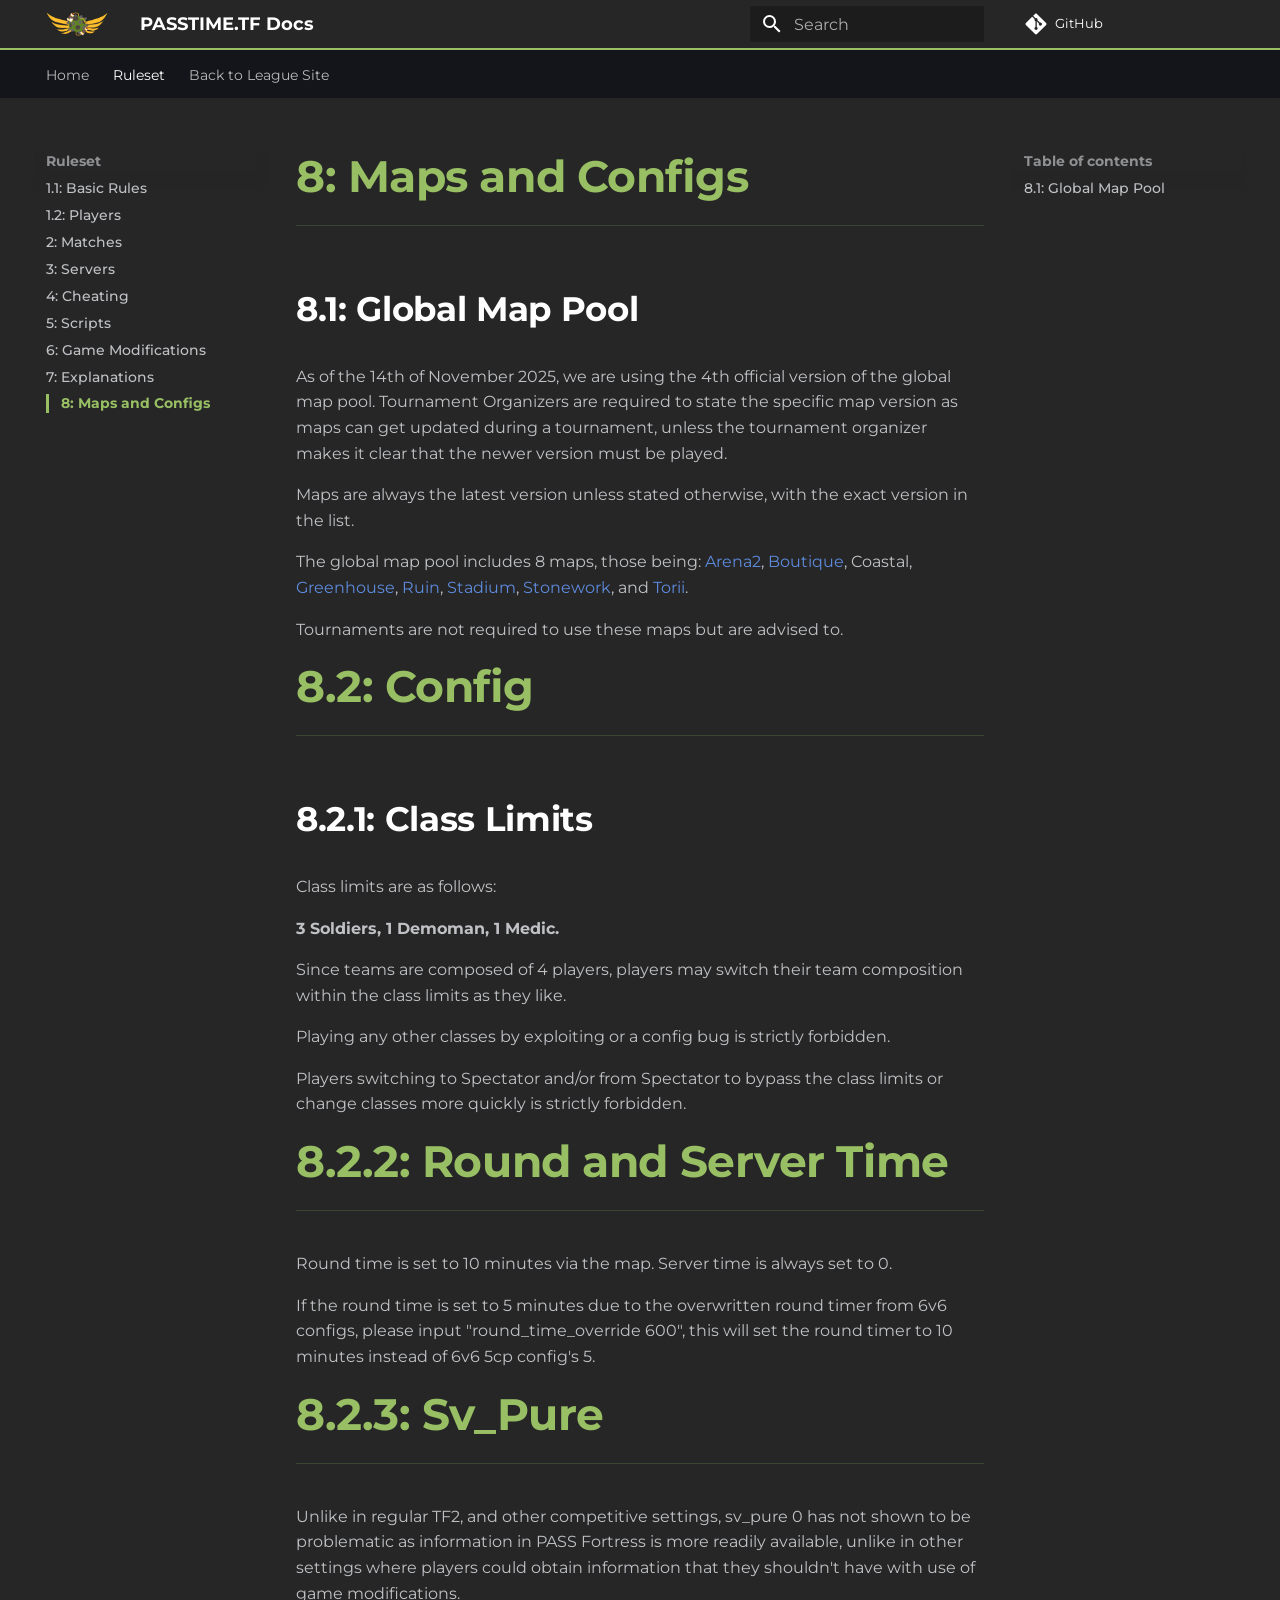
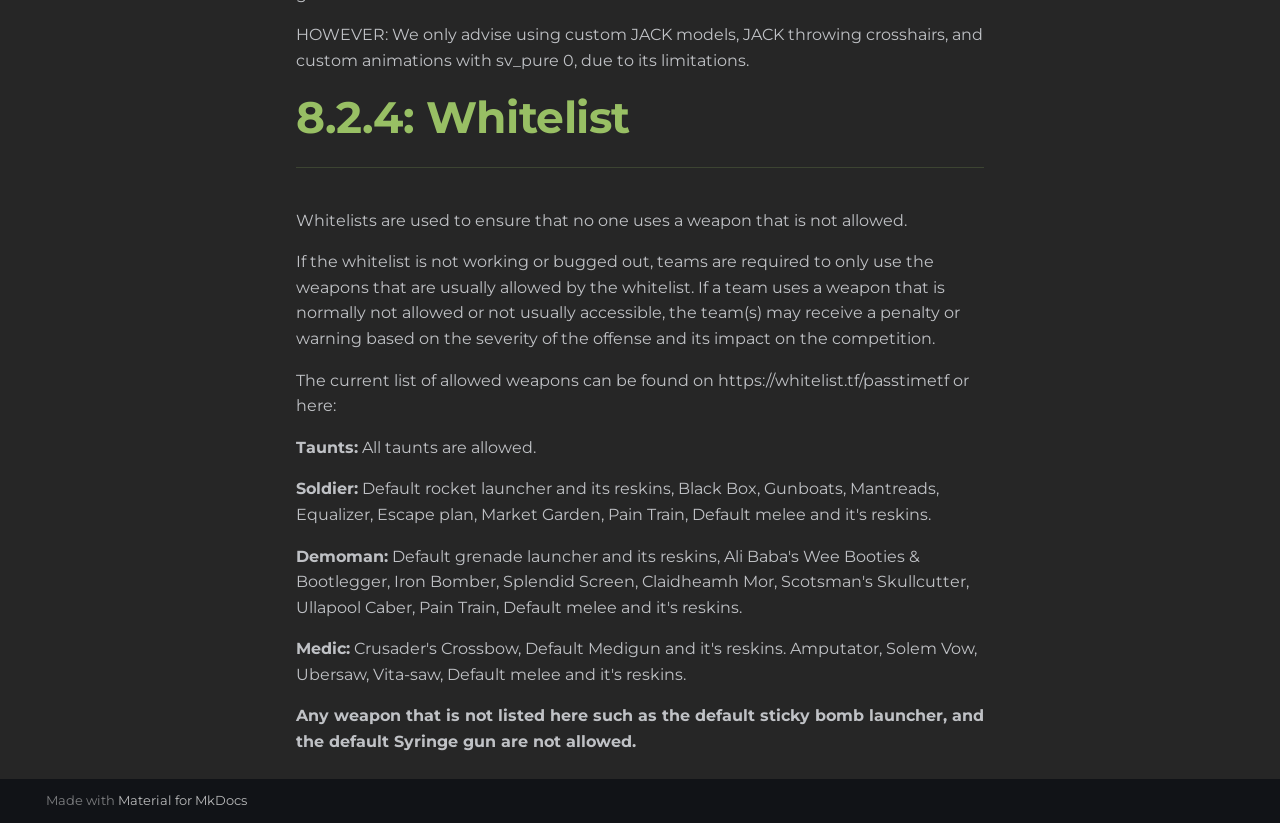
<file: maps-configs/maps-and-configs/index.html>
<!doctype html>
<html lang="en" class="no-js">
  <head>
    
      <meta charset="utf-8">
      <meta name="viewport" content="width=device-width,initial-scale=1">
      
      
      
        <link rel="canonical" href="https://p4sstime.github.io/p4ss-docs/maps-configs/maps-and-configs/">
      
      
        <link rel="prev" href="../../explanations/explanations/">
      
      
      
        
      
      
      <link rel="icon" href="../../assets/favicon.ico">
      <meta name="generator" content="mkdocs-1.6.1, mkdocs-material-9.7.6">
    
    
      
        <title>8: Maps and Configs - PASSTIME.TF Docs</title>
      
    
    
      <link rel="stylesheet" href="../../assets/stylesheets/main.484c7ddc.min.css">
      
        
        <link rel="stylesheet" href="../../assets/stylesheets/palette.ab4e12ef.min.css">
      
      


    
    
      
    
    
      
        
        
        <link rel="preconnect" href="https://fonts.gstatic.com" crossorigin>
        <link rel="stylesheet" href="https://fonts.googleapis.com/css?family=Montserrat:300,300i,400,400i,700,700i%7CRoboto+Mono:400,400i,700,700i&display=fallback">
        <style>:root{--md-text-font:"Montserrat";--md-code-font:"Roboto Mono"}</style>
      
    
    
      <link rel="stylesheet" href="../../css/custom.css">
    
    <script>__md_scope=new URL("../..",location),__md_hash=e=>[...e].reduce(((e,_)=>(e<<5)-e+_.charCodeAt(0)),0),__md_get=(e,_=localStorage,t=__md_scope)=>JSON.parse(_.getItem(t.pathname+"."+e)),__md_set=(e,_,t=localStorage,a=__md_scope)=>{try{t.setItem(a.pathname+"."+e,JSON.stringify(_))}catch(e){}}</script>
    
      

    
    
  </head>
  
  
    
    
      
    
    
    
    
    <body dir="ltr" data-md-color-scheme="slate" data-md-color-primary="black" data-md-color-accent="green">
  
    
    <input class="md-toggle" data-md-toggle="drawer" type="checkbox" id="__drawer" autocomplete="off">
    <input class="md-toggle" data-md-toggle="search" type="checkbox" id="__search" autocomplete="off">
    <label class="md-overlay" for="__drawer"></label>
    <div data-md-component="skip">
      
        
        <a href="#8-maps-and-configs" class="md-skip">
          Skip to content
        </a>
      
    </div>
    <div data-md-component="announce">
      
    </div>
    
    
      

<header class="md-header" data-md-component="header">
  <nav class="md-header__inner md-grid" aria-label="Header">
    <a href="../.." title="PASSTIME.TF Docs" class="md-header__button md-logo" aria-label="PASSTIME.TF Docs" data-md-component="logo">
      
  <img src="../../assets/logo.png" alt="logo">

    </a>
    <label class="md-header__button md-icon" for="__drawer">
      
      <svg xmlns="http://www.w3.org/2000/svg" viewBox="0 0 24 24"><path d="M3 6h18v2H3zm0 5h18v2H3zm0 5h18v2H3z"/></svg>
    </label>
    <div class="md-header__title" data-md-component="header-title">
      <div class="md-header__ellipsis">
        <div class="md-header__topic">
          <span class="md-ellipsis">
            PASSTIME.TF Docs
          </span>
        </div>
        <div class="md-header__topic" data-md-component="header-topic">
          <span class="md-ellipsis">
            
              8: Maps and Configs
            
          </span>
        </div>
      </div>
    </div>
    
      
        <form class="md-header__option" data-md-component="palette">
  
    
    
    
    <input class="md-option" data-md-color-media="" data-md-color-scheme="slate" data-md-color-primary="black" data-md-color-accent="green"  aria-hidden="true"  type="radio" name="__palette" id="__palette_0">
    
  
</form>
      
    
    
      <script>var palette=__md_get("__palette");if(palette&&palette.color){if("(prefers-color-scheme)"===palette.color.media){var media=matchMedia("(prefers-color-scheme: light)"),input=document.querySelector(media.matches?"[data-md-color-media='(prefers-color-scheme: light)']":"[data-md-color-media='(prefers-color-scheme: dark)']");palette.color.media=input.getAttribute("data-md-color-media"),palette.color.scheme=input.getAttribute("data-md-color-scheme"),palette.color.primary=input.getAttribute("data-md-color-primary"),palette.color.accent=input.getAttribute("data-md-color-accent")}for(var[key,value]of Object.entries(palette.color))document.body.setAttribute("data-md-color-"+key,value)}</script>
    
    
    
      
      
        <label class="md-header__button md-icon" for="__search">
          
          <svg xmlns="http://www.w3.org/2000/svg" viewBox="0 0 24 24"><path d="M9.5 3A6.5 6.5 0 0 1 16 9.5c0 1.61-.59 3.09-1.56 4.23l.27.27h.79l5 5-1.5 1.5-5-5v-.79l-.27-.27A6.52 6.52 0 0 1 9.5 16 6.5 6.5 0 0 1 3 9.5 6.5 6.5 0 0 1 9.5 3m0 2C7 5 5 7 5 9.5S7 14 9.5 14 14 12 14 9.5 12 5 9.5 5"/></svg>
        </label>
        <div class="md-search" data-md-component="search" role="dialog">
  <label class="md-search__overlay" for="__search"></label>
  <div class="md-search__inner" role="search">
    <form class="md-search__form" name="search">
      <input type="text" class="md-search__input" name="query" aria-label="Search" placeholder="Search" autocapitalize="off" autocorrect="off" autocomplete="off" spellcheck="false" data-md-component="search-query" required>
      <label class="md-search__icon md-icon" for="__search">
        
        <svg xmlns="http://www.w3.org/2000/svg" viewBox="0 0 24 24"><path d="M9.5 3A6.5 6.5 0 0 1 16 9.5c0 1.61-.59 3.09-1.56 4.23l.27.27h.79l5 5-1.5 1.5-5-5v-.79l-.27-.27A6.52 6.52 0 0 1 9.5 16 6.5 6.5 0 0 1 3 9.5 6.5 6.5 0 0 1 9.5 3m0 2C7 5 5 7 5 9.5S7 14 9.5 14 14 12 14 9.5 12 5 9.5 5"/></svg>
        
        <svg xmlns="http://www.w3.org/2000/svg" viewBox="0 0 24 24"><path d="M20 11v2H8l5.5 5.5-1.42 1.42L4.16 12l7.92-7.92L13.5 5.5 8 11z"/></svg>
      </label>
      <nav class="md-search__options" aria-label="Search">
        
        <button type="reset" class="md-search__icon md-icon" title="Clear" aria-label="Clear" tabindex="-1">
          
          <svg xmlns="http://www.w3.org/2000/svg" viewBox="0 0 24 24"><path d="M19 6.41 17.59 5 12 10.59 6.41 5 5 6.41 10.59 12 5 17.59 6.41 19 12 13.41 17.59 19 19 17.59 13.41 12z"/></svg>
        </button>
      </nav>
      
        <div class="md-search__suggest" data-md-component="search-suggest"></div>
      
    </form>
    <div class="md-search__output">
      <div class="md-search__scrollwrap" tabindex="0" data-md-scrollfix>
        <div class="md-search-result" data-md-component="search-result">
          <div class="md-search-result__meta">
            Initializing search
          </div>
          <ol class="md-search-result__list" role="presentation"></ol>
        </div>
      </div>
    </div>
  </div>
</div>
      
    
    
      <div class="md-header__source">
        <a href="https://github.com/p4sstime/p4ss-docs/" title="Go to repository" class="md-source" data-md-component="source">
  <div class="md-source__icon md-icon">
    
    <svg xmlns="http://www.w3.org/2000/svg" viewBox="0 0 448 512"><!--! Font Awesome Free 7.1.0 by @fontawesome - https://fontawesome.com License - https://fontawesome.com/license/free (Icons: CC BY 4.0, Fonts: SIL OFL 1.1, Code: MIT License) Copyright 2025 Fonticons, Inc.--><path d="M439.6 236.1 244 40.5c-5.4-5.5-12.8-8.5-20.4-8.5s-15 3-20.4 8.4L162.5 81l51.5 51.5c27.1-9.1 52.7 16.8 43.4 43.7l49.7 49.7c34.2-11.8 61.2 31 35.5 56.7-26.5 26.5-70.2-2.9-56-37.3L240.3 199v121.9c25.3 12.5 22.3 41.8 9.1 55-6.4 6.4-15.2 10.1-24.3 10.1s-17.8-3.6-24.3-10.1c-17.6-17.6-11.1-46.9 11.2-56v-123c-20.8-8.5-24.6-30.7-18.6-45L142.6 101 8.5 235.1C3 240.6 0 247.9 0 255.5s3 15 8.5 20.4l195.6 195.7c5.4 5.4 12.7 8.4 20.4 8.4s15-3 20.4-8.4l194.7-194.7c5.4-5.4 8.4-12.8 8.4-20.4s-3-15-8.4-20.4"/></svg>
  </div>
  <div class="md-source__repository">
    GitHub
  </div>
</a>
      </div>
    
  </nav>
  
</header>
    
    <div class="md-container" data-md-component="container">
      
      
        
          
            
<nav class="md-tabs" aria-label="Tabs" data-md-component="tabs">
  <div class="md-grid">
    <ul class="md-tabs__list">
      
        
  
  
  
  
    <li class="md-tabs__item">
      <a href="../.." class="md-tabs__link">
        
  
  
    
  
  Home

      </a>
    </li>
  

      
        
  
  
  
    
  
  
    
    
      <li class="md-tabs__item md-tabs__item--active">
        <a href="../../basics/basics/" class="md-tabs__link">
          
  
  
  Ruleset

        </a>
      </li>
    
  

      
        
  
  
  
  
    <li class="md-tabs__item">
      <a href="https://league.passtime.tf" class="md-tabs__link">
        
  
  
    
  
  Back to League Site

      </a>
    </li>
  

      
    </ul>
  </div>
</nav>
          
        
      
      <main class="md-main" data-md-component="main">
        <div class="md-main__inner md-grid">
          
            
              
              <div class="md-sidebar md-sidebar--primary" data-md-component="sidebar" data-md-type="navigation" >
                <div class="md-sidebar__scrollwrap">
                  <div class="md-sidebar__inner">
                    


  


<nav class="md-nav md-nav--primary md-nav--lifted" aria-label="Navigation" data-md-level="0">
  <label class="md-nav__title" for="__drawer">
    <a href="../.." title="PASSTIME.TF Docs" class="md-nav__button md-logo" aria-label="PASSTIME.TF Docs" data-md-component="logo">
      
  <img src="../../assets/logo.png" alt="logo">

    </a>
    PASSTIME.TF Docs
  </label>
  
    <div class="md-nav__source">
      <a href="https://github.com/p4sstime/p4ss-docs/" title="Go to repository" class="md-source" data-md-component="source">
  <div class="md-source__icon md-icon">
    
    <svg xmlns="http://www.w3.org/2000/svg" viewBox="0 0 448 512"><!--! Font Awesome Free 7.1.0 by @fontawesome - https://fontawesome.com License - https://fontawesome.com/license/free (Icons: CC BY 4.0, Fonts: SIL OFL 1.1, Code: MIT License) Copyright 2025 Fonticons, Inc.--><path d="M439.6 236.1 244 40.5c-5.4-5.5-12.8-8.5-20.4-8.5s-15 3-20.4 8.4L162.5 81l51.5 51.5c27.1-9.1 52.7 16.8 43.4 43.7l49.7 49.7c34.2-11.8 61.2 31 35.5 56.7-26.5 26.5-70.2-2.9-56-37.3L240.3 199v121.9c25.3 12.5 22.3 41.8 9.1 55-6.4 6.4-15.2 10.1-24.3 10.1s-17.8-3.6-24.3-10.1c-17.6-17.6-11.1-46.9 11.2-56v-123c-20.8-8.5-24.6-30.7-18.6-45L142.6 101 8.5 235.1C3 240.6 0 247.9 0 255.5s3 15 8.5 20.4l195.6 195.7c5.4 5.4 12.7 8.4 20.4 8.4s15-3 20.4-8.4l194.7-194.7c5.4-5.4 8.4-12.8 8.4-20.4s-3-15-8.4-20.4"/></svg>
  </div>
  <div class="md-source__repository">
    GitHub
  </div>
</a>
    </div>
  
  <ul class="md-nav__list" data-md-scrollfix>
    
      
      
  
  
  
  
    <li class="md-nav__item">
      <a href="../.." class="md-nav__link">
        
  
  
  <span class="md-ellipsis">
    
  
    Home
  

    
  </span>
  
  

      </a>
    </li>
  

    
      
      
  
  
    
  
  
  
    
    
    
    
      
        
        
      
      
        
      
    
    
    <li class="md-nav__item md-nav__item--active md-nav__item--section md-nav__item--nested">
      
        
        
        <input class="md-nav__toggle md-toggle " type="checkbox" id="__nav_2" checked>
        
          
          <label class="md-nav__link" for="__nav_2" id="__nav_2_label" tabindex="">
            
  
  
  <span class="md-ellipsis">
    
  
    Ruleset
  

    
  </span>
  
  

            <span class="md-nav__icon md-icon"></span>
          </label>
        
        <nav class="md-nav" data-md-level="1" aria-labelledby="__nav_2_label" aria-expanded="true">
          <label class="md-nav__title" for="__nav_2">
            <span class="md-nav__icon md-icon"></span>
            
  
    Ruleset
  

          </label>
          <ul class="md-nav__list" data-md-scrollfix>
            
              
                
  
  
  
  
    <li class="md-nav__item">
      <a href="../../basics/basics/" class="md-nav__link">
        
  
  
  <span class="md-ellipsis">
    
  
    1.1: Basic Rules
  

    
  </span>
  
  

      </a>
    </li>
  

              
            
              
                
  
  
  
  
    <li class="md-nav__item">
      <a href="../../basics/players/" class="md-nav__link">
        
  
  
  <span class="md-ellipsis">
    
  
    1.2: Players
  

    
  </span>
  
  

      </a>
    </li>
  

              
            
              
                
  
  
  
  
    <li class="md-nav__item">
      <a href="../../matches/matches/" class="md-nav__link">
        
  
  
  <span class="md-ellipsis">
    
  
    2: Matches
  

    
  </span>
  
  

      </a>
    </li>
  

              
            
              
                
  
  
  
  
    <li class="md-nav__item">
      <a href="../../servers/servers/" class="md-nav__link">
        
  
  
  <span class="md-ellipsis">
    
  
    3: Servers
  

    
  </span>
  
  

      </a>
    </li>
  

              
            
              
                
  
  
  
  
    <li class="md-nav__item">
      <a href="../../cheating/cheating/" class="md-nav__link">
        
  
  
  <span class="md-ellipsis">
    
  
    4: Cheating
  

    
  </span>
  
  

      </a>
    </li>
  

              
            
              
                
  
  
  
  
    <li class="md-nav__item">
      <a href="../../scripts/scripts/" class="md-nav__link">
        
  
  
  <span class="md-ellipsis">
    
  
    5: Scripts
  

    
  </span>
  
  

      </a>
    </li>
  

              
            
              
                
  
  
  
  
    <li class="md-nav__item">
      <a href="../../mods/mods/" class="md-nav__link">
        
  
  
  <span class="md-ellipsis">
    
  
    6: Game Modifications
  

    
  </span>
  
  

      </a>
    </li>
  

              
            
              
                
  
  
  
  
    <li class="md-nav__item">
      <a href="../../explanations/explanations/" class="md-nav__link">
        
  
  
  <span class="md-ellipsis">
    
  
    7: Explanations
  

    
  </span>
  
  

      </a>
    </li>
  

              
            
              
                
  
  
    
  
  
  
    <li class="md-nav__item md-nav__item--active">
      
      <input class="md-nav__toggle md-toggle" type="checkbox" id="__toc">
      
      
        
      
      
        <label class="md-nav__link md-nav__link--active" for="__toc">
          
  
  
  <span class="md-ellipsis">
    
  
    8: Maps and Configs
  

    
  </span>
  
  

          <span class="md-nav__icon md-icon"></span>
        </label>
      
      <a href="./" class="md-nav__link md-nav__link--active">
        
  
  
  <span class="md-ellipsis">
    
  
    8: Maps and Configs
  

    
  </span>
  
  

      </a>
      
        

<nav class="md-nav md-nav--secondary" aria-label="Table of contents">
  
  
  
    
  
  
    <label class="md-nav__title" for="__toc">
      <span class="md-nav__icon md-icon"></span>
      Table of contents
    </label>
    <ul class="md-nav__list" data-md-component="toc" data-md-scrollfix>
      
        <li class="md-nav__item">
  <a href="#81-global-map-pool" class="md-nav__link">
    <span class="md-ellipsis">
      
        8.1: Global Map Pool
      
    </span>
  </a>
  
</li>
      
    </ul>
  
</nav>
      
    </li>
  

              
            
          </ul>
        </nav>
      
    </li>
  

    
      
      
  
  
  
  
    <li class="md-nav__item">
      <a href="https://league.passtime.tf" class="md-nav__link">
        
  
  
  <span class="md-ellipsis">
    
  
    Back to League Site
  

    
  </span>
  
  

      </a>
    </li>
  

    
  </ul>
</nav>
                  </div>
                </div>
              </div>
            
            
              
              <div class="md-sidebar md-sidebar--secondary" data-md-component="sidebar" data-md-type="toc" >
                <div class="md-sidebar__scrollwrap">
                  <div class="md-sidebar__inner">
                    

<nav class="md-nav md-nav--secondary" aria-label="Table of contents">
  
  
  
    
  
  
    <label class="md-nav__title" for="__toc">
      <span class="md-nav__icon md-icon"></span>
      Table of contents
    </label>
    <ul class="md-nav__list" data-md-component="toc" data-md-scrollfix>
      
        <li class="md-nav__item">
  <a href="#81-global-map-pool" class="md-nav__link">
    <span class="md-ellipsis">
      
        8.1: Global Map Pool
      
    </span>
  </a>
  
</li>
      
    </ul>
  
</nav>
                  </div>
                </div>
              </div>
            
          
          
            <div class="md-content" data-md-component="content">
              
              <article class="md-content__inner md-typeset">
                
                  


  
  


<h1 id="8-maps-and-configs"><b> 8: Maps and Configs </b></h1>
<h2 id="81-global-map-pool"><b> 8.1: Global Map Pool </b></h2>
<p>As of the 14th of November 2025, we are using the 4th official version of the global map pool.
Tournament Organizers are required to state the specific map version as maps can get updated during a tournament, unless the tournament organizer makes it clear that the newer version must be played.</p>
<p>Maps are always the latest version unless stated otherwise, with the exact version in the list.</p>
<p>The global map pool includes 8 maps, those being:
<a href=https://passfortress.tf/maps/pass_arena2>Arena2</a>, <a href=https://passfortress.tf/maps/pass_boutique>Boutique</a>, Coastal, <a href=https://old.passtime.tf/maps/pass_greenhouse>Greenhouse</a>, <a href=https://passfortress.tf/maps/pass_ruin>Ruin</a>, <a href=https://passfortress.tf/maps/pass_stadium>Stadium</a>, <a href=https://old.passtime.tf/maps/pass_stonework>Stonework</a>, and <a href=https://passfortress.tf/maps/pass_torii>Torii</a>.</p>
<p>Tournaments are not required to use these maps but are advised to.</p>
<h1 id="82-config"><b>8.2: Config</b></h1>
<h2 id="821-class-limits"><b>8.2.1: Class Limits</b></h2>
<p>Class limits are as follows:</p>
<p><b>3 Soldiers, 1 Demoman, 1 Medic.</b></p>
<p>Since teams are composed of 4 players, players may switch their team composition within the class limits as they like.</p>
<p>Playing any other classes by exploiting or a config bug is strictly forbidden.</p>
<p>Players switching to Spectator and/or from Spectator to bypass the class limits or change classes more quickly is strictly forbidden.</p>
<h1 id="822-round-and-server-time"><b>8.2.2: Round and Server Time</b></h1>
<p>Round time is set to 10 minutes via the map.
Server time is always set to 0.</p>
<p>If the round time is set to 5 minutes due to the overwritten round timer from 6v6 configs, please input "round_time_override 600", this will set the round timer to 10 minutes instead of 6v6 5cp config's 5.</p>
<h1 id="823-sv_pure"><b>8.2.3: Sv_Pure</b></h1>
<p>Unlike in regular TF2, and other competitive settings, sv_pure 0 has not shown to be problematic as information in PASS Fortress is more readily available, unlike in other settings where players could obtain information that they shouldn't have with use of game modifications. </p>
<p>HOWEVER: We only advise using custom JACK models, JACK throwing crosshairs, and custom animations with sv_pure 0, due to its limitations. </p>
<h1 id="824-whitelist"><b>8.2.4: Whitelist</b></h1>
<p>Whitelists are used to ensure that no one uses a weapon that is not allowed.</p>
<p>If the whitelist is not working or bugged out, teams are required to only use the weapons that are usually allowed by the whitelist. If a team uses a weapon that is normally not allowed or not usually accessible, the team(s) may receive a penalty or warning based on the severity of the offense and its impact on the competition.</p>
<p>The current list of allowed weapons can be found on https://whitelist.tf/passtimetf or here:</p>
<p><b>Taunts:</b>
All taunts are allowed.</p>
<p><b>Soldier:</b>
Default rocket launcher and its reskins, Black Box, Gunboats, Mantreads, Equalizer, Escape plan, Market Garden, Pain Train, Default melee and it's reskins.</p>
<p><b>Demoman:</b>
Default grenade launcher and its reskins, Ali Baba's Wee Booties &amp; Bootlegger, Iron Bomber, Splendid Screen, Claidheamh Mor, Scotsman's Skullcutter, Ullapool Caber, Pain Train, Default melee and it's reskins.</p>
<p><b>Medic:</b>
Crusader's Crossbow, Default Medigun and it's reskins. Amputator, Solem Vow, Ubersaw, Vita-saw, Default melee and it's reskins.</p>
<p><b>Any weapon that is not listed here such as the default sticky bomb launcher, and the default Syringe gun are not allowed.</b></p>












                
              </article>
            </div>
          
          
<script>var target=document.getElementById(location.hash.slice(1));target&&target.name&&(target.checked=target.name.startsWith("__tabbed_"))</script>
        </div>
        
          <button type="button" class="md-top md-icon" data-md-component="top" hidden>
  
  <svg xmlns="http://www.w3.org/2000/svg" viewBox="0 0 24 24"><path d="M13 20h-2V8l-5.5 5.5-1.42-1.42L12 4.16l7.92 7.92-1.42 1.42L13 8z"/></svg>
  Back to top
</button>
        
      </main>
      
        <footer class="md-footer">
  
  <div class="md-footer-meta md-typeset">
    <div class="md-footer-meta__inner md-grid">
      <div class="md-copyright">
  
  
    Made with
    <a href="https://squidfunk.github.io/mkdocs-material/" target="_blank" rel="noopener">
      Material for MkDocs
    </a>
  
</div>
      
    </div>
  </div>
</footer>
      
    </div>
    <div class="md-dialog" data-md-component="dialog">
      <div class="md-dialog__inner md-typeset"></div>
    </div>
    
    
    
      
      
      <script id="__config" type="application/json">{"annotate": null, "base": "../..", "features": ["navigation.tabs", "navigation.sections", "navigation.top", "search.suggest", "search.highlight", "content.code.copy"], "search": "../../assets/javascripts/workers/search.2c215733.min.js", "tags": null, "translations": {"clipboard.copied": "Copied to clipboard", "clipboard.copy": "Copy to clipboard", "search.result.more.one": "1 more on this page", "search.result.more.other": "# more on this page", "search.result.none": "No matching documents", "search.result.one": "1 matching document", "search.result.other": "# matching documents", "search.result.placeholder": "Type to start searching", "search.result.term.missing": "Missing", "select.version": "Select version"}, "version": null}</script>
    
    
      <script src="../../assets/javascripts/bundle.79ae519e.min.js"></script>
      
    
  </body>
</html>
</file>
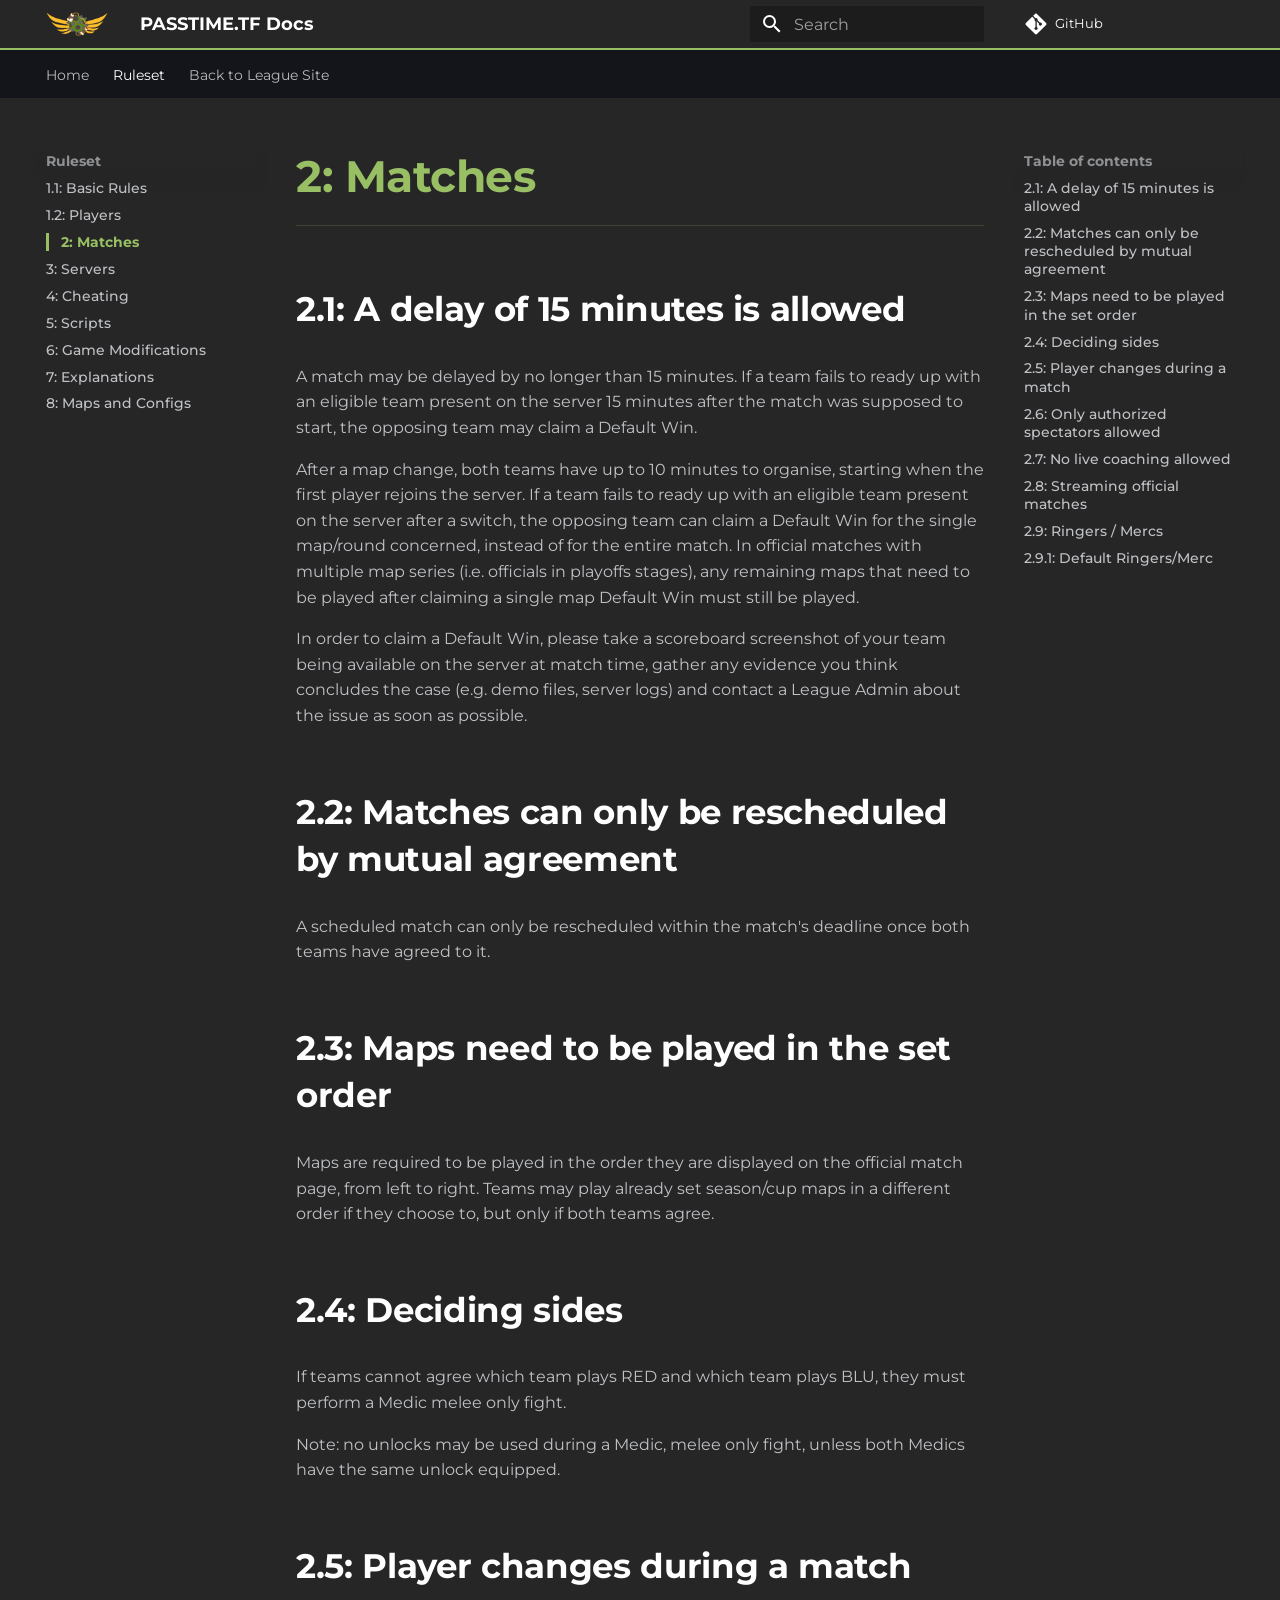
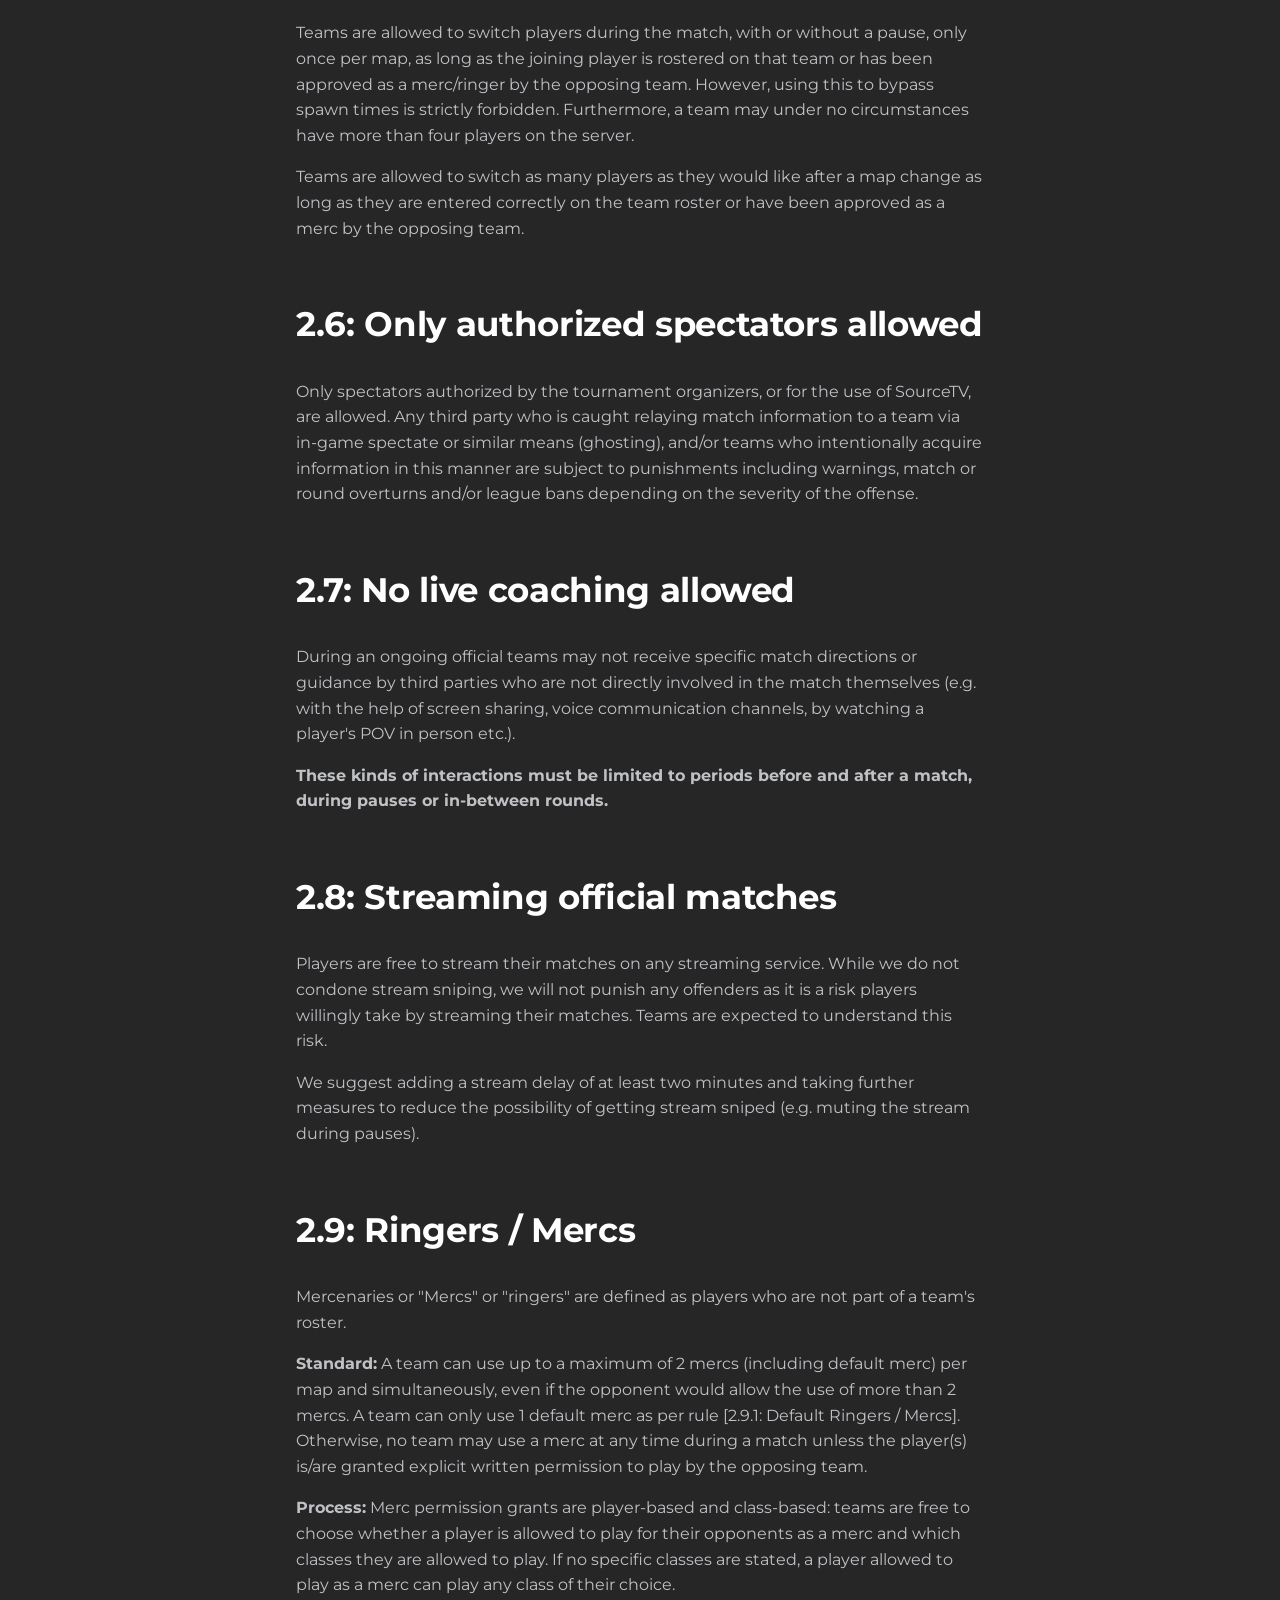
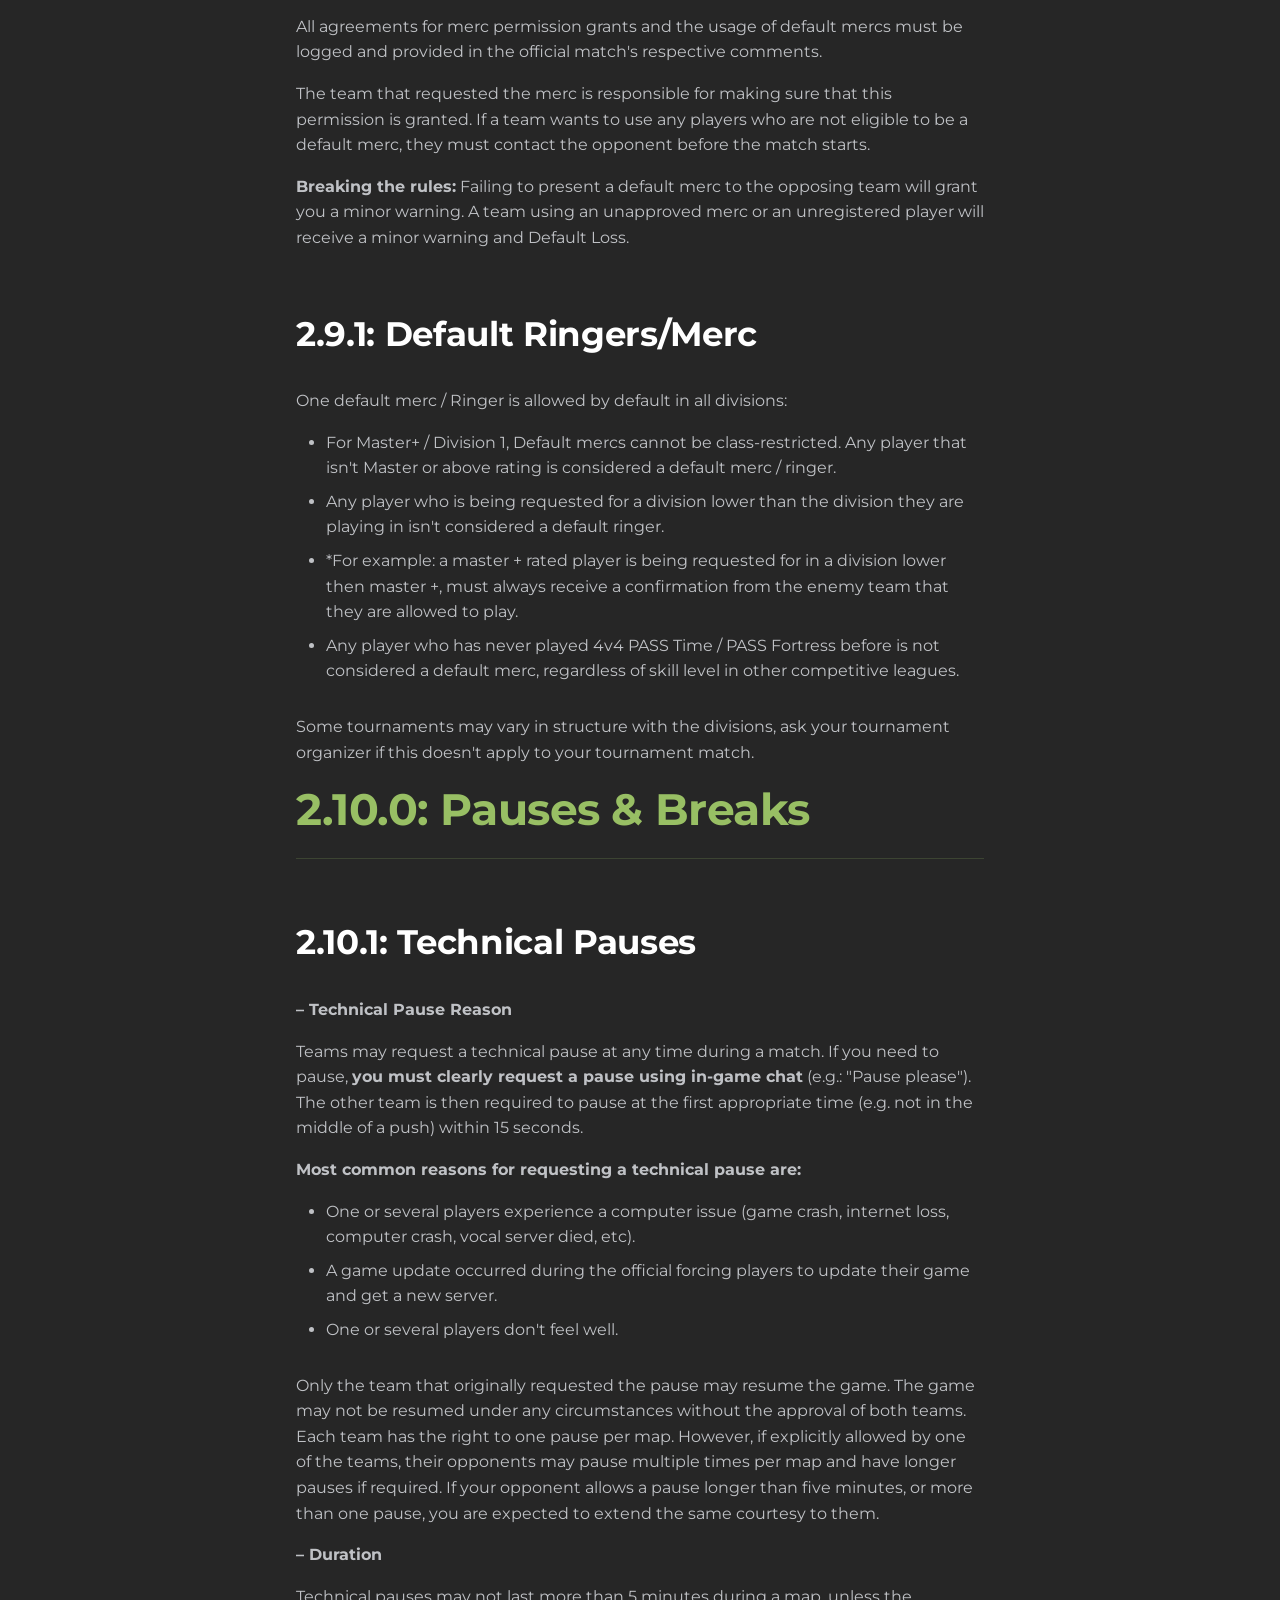
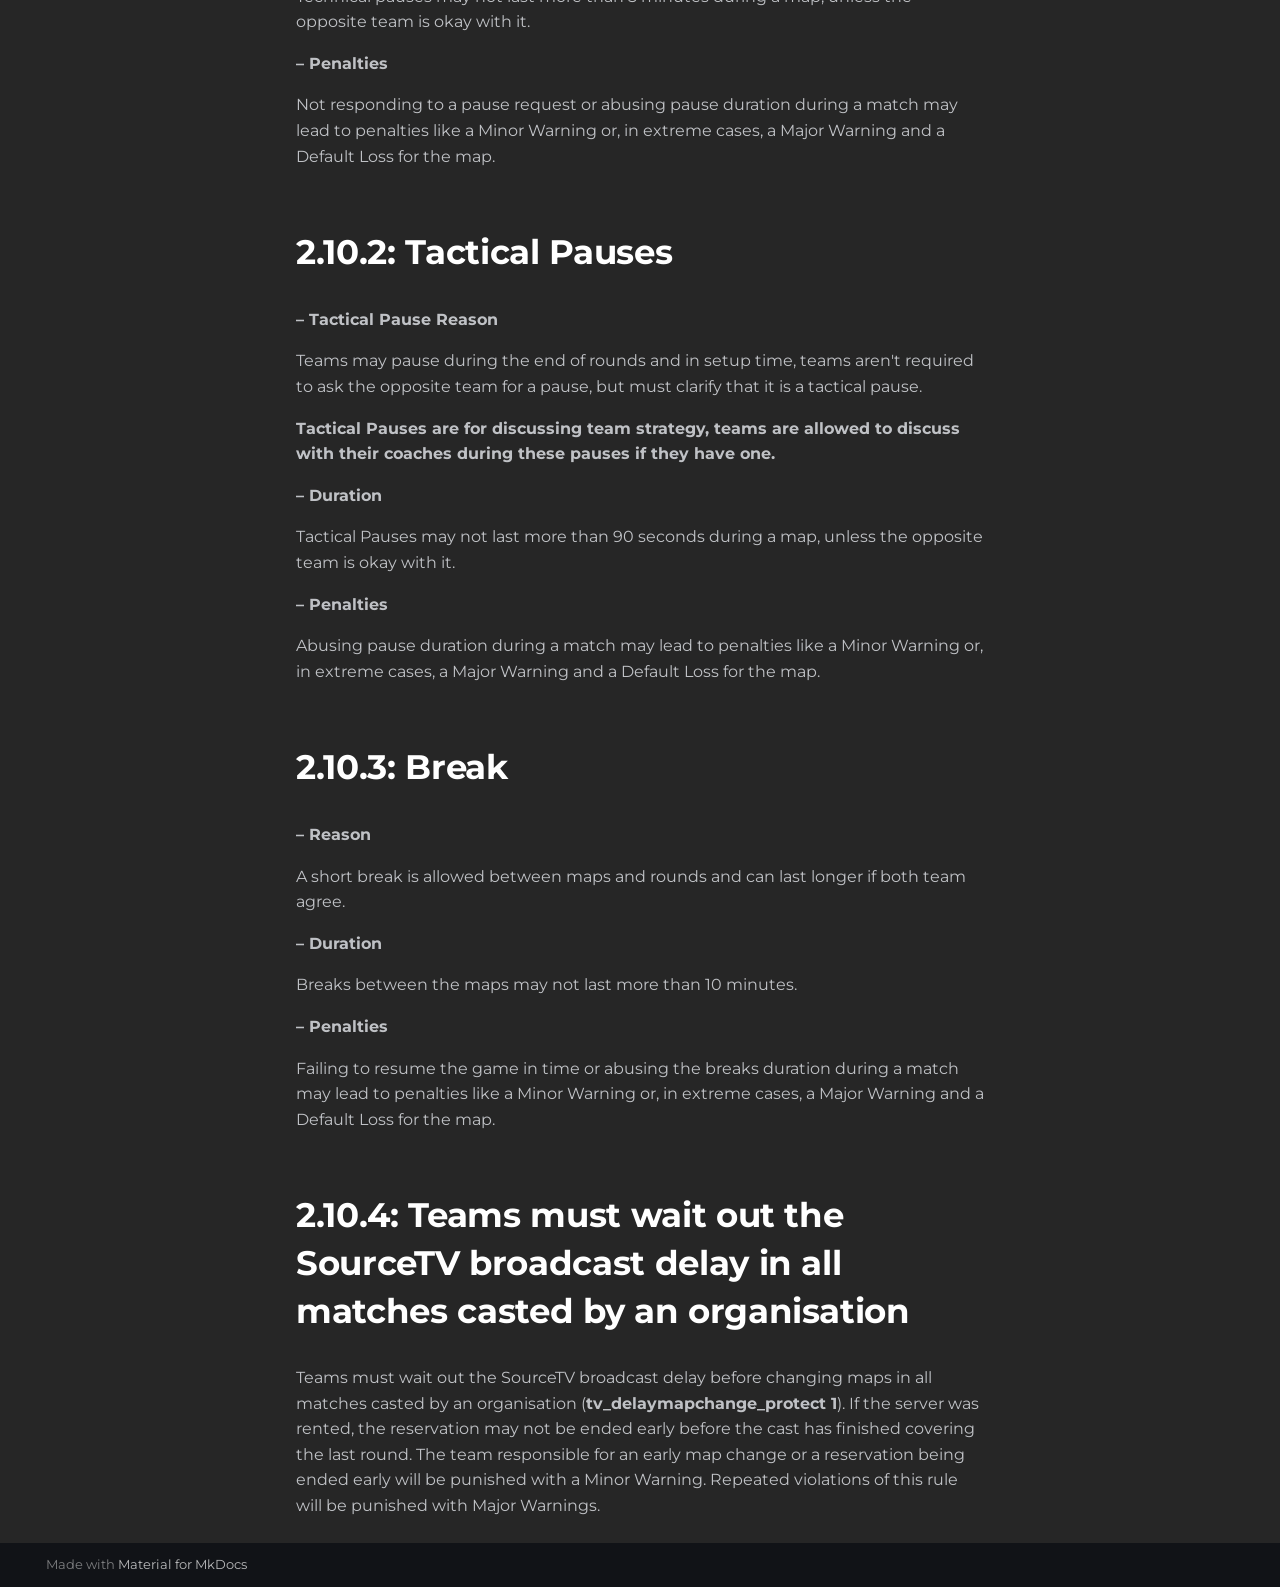
<file: matches/matches/index.html>
<!doctype html>
<html lang="en" class="no-js">
  <head>
    
      <meta charset="utf-8">
      <meta name="viewport" content="width=device-width,initial-scale=1">
      
      
      
        <link rel="canonical" href="https://p4sstime.github.io/p4ss-docs/matches/matches/">
      
      
        <link rel="prev" href="../../basics/players/">
      
      
        <link rel="next" href="../../servers/servers/">
      
      
        
      
      
      <link rel="icon" href="../../assets/favicon.ico">
      <meta name="generator" content="mkdocs-1.6.1, mkdocs-material-9.7.6">
    
    
      
        <title>2: Matches - PASSTIME.TF Docs</title>
      
    
    
      <link rel="stylesheet" href="../../assets/stylesheets/main.484c7ddc.min.css">
      
        
        <link rel="stylesheet" href="../../assets/stylesheets/palette.ab4e12ef.min.css">
      
      


    
    
      
    
    
      
        
        
        <link rel="preconnect" href="https://fonts.gstatic.com" crossorigin>
        <link rel="stylesheet" href="https://fonts.googleapis.com/css?family=Montserrat:300,300i,400,400i,700,700i%7CRoboto+Mono:400,400i,700,700i&display=fallback">
        <style>:root{--md-text-font:"Montserrat";--md-code-font:"Roboto Mono"}</style>
      
    
    
      <link rel="stylesheet" href="../../css/custom.css">
    
    <script>__md_scope=new URL("../..",location),__md_hash=e=>[...e].reduce(((e,_)=>(e<<5)-e+_.charCodeAt(0)),0),__md_get=(e,_=localStorage,t=__md_scope)=>JSON.parse(_.getItem(t.pathname+"."+e)),__md_set=(e,_,t=localStorage,a=__md_scope)=>{try{t.setItem(a.pathname+"."+e,JSON.stringify(_))}catch(e){}}</script>
    
      

    
    
  </head>
  
  
    
    
      
    
    
    
    
    <body dir="ltr" data-md-color-scheme="slate" data-md-color-primary="black" data-md-color-accent="green">
  
    
    <input class="md-toggle" data-md-toggle="drawer" type="checkbox" id="__drawer" autocomplete="off">
    <input class="md-toggle" data-md-toggle="search" type="checkbox" id="__search" autocomplete="off">
    <label class="md-overlay" for="__drawer"></label>
    <div data-md-component="skip">
      
        
        <a href="#2-matches" class="md-skip">
          Skip to content
        </a>
      
    </div>
    <div data-md-component="announce">
      
    </div>
    
    
      

<header class="md-header" data-md-component="header">
  <nav class="md-header__inner md-grid" aria-label="Header">
    <a href="../.." title="PASSTIME.TF Docs" class="md-header__button md-logo" aria-label="PASSTIME.TF Docs" data-md-component="logo">
      
  <img src="../../assets/logo.png" alt="logo">

    </a>
    <label class="md-header__button md-icon" for="__drawer">
      
      <svg xmlns="http://www.w3.org/2000/svg" viewBox="0 0 24 24"><path d="M3 6h18v2H3zm0 5h18v2H3zm0 5h18v2H3z"/></svg>
    </label>
    <div class="md-header__title" data-md-component="header-title">
      <div class="md-header__ellipsis">
        <div class="md-header__topic">
          <span class="md-ellipsis">
            PASSTIME.TF Docs
          </span>
        </div>
        <div class="md-header__topic" data-md-component="header-topic">
          <span class="md-ellipsis">
            
              2: Matches
            
          </span>
        </div>
      </div>
    </div>
    
      
        <form class="md-header__option" data-md-component="palette">
  
    
    
    
    <input class="md-option" data-md-color-media="" data-md-color-scheme="slate" data-md-color-primary="black" data-md-color-accent="green"  aria-hidden="true"  type="radio" name="__palette" id="__palette_0">
    
  
</form>
      
    
    
      <script>var palette=__md_get("__palette");if(palette&&palette.color){if("(prefers-color-scheme)"===palette.color.media){var media=matchMedia("(prefers-color-scheme: light)"),input=document.querySelector(media.matches?"[data-md-color-media='(prefers-color-scheme: light)']":"[data-md-color-media='(prefers-color-scheme: dark)']");palette.color.media=input.getAttribute("data-md-color-media"),palette.color.scheme=input.getAttribute("data-md-color-scheme"),palette.color.primary=input.getAttribute("data-md-color-primary"),palette.color.accent=input.getAttribute("data-md-color-accent")}for(var[key,value]of Object.entries(palette.color))document.body.setAttribute("data-md-color-"+key,value)}</script>
    
    
    
      
      
        <label class="md-header__button md-icon" for="__search">
          
          <svg xmlns="http://www.w3.org/2000/svg" viewBox="0 0 24 24"><path d="M9.5 3A6.5 6.5 0 0 1 16 9.5c0 1.61-.59 3.09-1.56 4.23l.27.27h.79l5 5-1.5 1.5-5-5v-.79l-.27-.27A6.52 6.52 0 0 1 9.5 16 6.5 6.5 0 0 1 3 9.5 6.5 6.5 0 0 1 9.5 3m0 2C7 5 5 7 5 9.5S7 14 9.5 14 14 12 14 9.5 12 5 9.5 5"/></svg>
        </label>
        <div class="md-search" data-md-component="search" role="dialog">
  <label class="md-search__overlay" for="__search"></label>
  <div class="md-search__inner" role="search">
    <form class="md-search__form" name="search">
      <input type="text" class="md-search__input" name="query" aria-label="Search" placeholder="Search" autocapitalize="off" autocorrect="off" autocomplete="off" spellcheck="false" data-md-component="search-query" required>
      <label class="md-search__icon md-icon" for="__search">
        
        <svg xmlns="http://www.w3.org/2000/svg" viewBox="0 0 24 24"><path d="M9.5 3A6.5 6.5 0 0 1 16 9.5c0 1.61-.59 3.09-1.56 4.23l.27.27h.79l5 5-1.5 1.5-5-5v-.79l-.27-.27A6.52 6.52 0 0 1 9.5 16 6.5 6.5 0 0 1 3 9.5 6.5 6.5 0 0 1 9.5 3m0 2C7 5 5 7 5 9.5S7 14 9.5 14 14 12 14 9.5 12 5 9.5 5"/></svg>
        
        <svg xmlns="http://www.w3.org/2000/svg" viewBox="0 0 24 24"><path d="M20 11v2H8l5.5 5.5-1.42 1.42L4.16 12l7.92-7.92L13.5 5.5 8 11z"/></svg>
      </label>
      <nav class="md-search__options" aria-label="Search">
        
        <button type="reset" class="md-search__icon md-icon" title="Clear" aria-label="Clear" tabindex="-1">
          
          <svg xmlns="http://www.w3.org/2000/svg" viewBox="0 0 24 24"><path d="M19 6.41 17.59 5 12 10.59 6.41 5 5 6.41 10.59 12 5 17.59 6.41 19 12 13.41 17.59 19 19 17.59 13.41 12z"/></svg>
        </button>
      </nav>
      
        <div class="md-search__suggest" data-md-component="search-suggest"></div>
      
    </form>
    <div class="md-search__output">
      <div class="md-search__scrollwrap" tabindex="0" data-md-scrollfix>
        <div class="md-search-result" data-md-component="search-result">
          <div class="md-search-result__meta">
            Initializing search
          </div>
          <ol class="md-search-result__list" role="presentation"></ol>
        </div>
      </div>
    </div>
  </div>
</div>
      
    
    
      <div class="md-header__source">
        <a href="https://github.com/p4sstime/p4ss-docs/" title="Go to repository" class="md-source" data-md-component="source">
  <div class="md-source__icon md-icon">
    
    <svg xmlns="http://www.w3.org/2000/svg" viewBox="0 0 448 512"><!--! Font Awesome Free 7.1.0 by @fontawesome - https://fontawesome.com License - https://fontawesome.com/license/free (Icons: CC BY 4.0, Fonts: SIL OFL 1.1, Code: MIT License) Copyright 2025 Fonticons, Inc.--><path d="M439.6 236.1 244 40.5c-5.4-5.5-12.8-8.5-20.4-8.5s-15 3-20.4 8.4L162.5 81l51.5 51.5c27.1-9.1 52.7 16.8 43.4 43.7l49.7 49.7c34.2-11.8 61.2 31 35.5 56.7-26.5 26.5-70.2-2.9-56-37.3L240.3 199v121.9c25.3 12.5 22.3 41.8 9.1 55-6.4 6.4-15.2 10.1-24.3 10.1s-17.8-3.6-24.3-10.1c-17.6-17.6-11.1-46.9 11.2-56v-123c-20.8-8.5-24.6-30.7-18.6-45L142.6 101 8.5 235.1C3 240.6 0 247.9 0 255.5s3 15 8.5 20.4l195.6 195.7c5.4 5.4 12.7 8.4 20.4 8.4s15-3 20.4-8.4l194.7-194.7c5.4-5.4 8.4-12.8 8.4-20.4s-3-15-8.4-20.4"/></svg>
  </div>
  <div class="md-source__repository">
    GitHub
  </div>
</a>
      </div>
    
  </nav>
  
</header>
    
    <div class="md-container" data-md-component="container">
      
      
        
          
            
<nav class="md-tabs" aria-label="Tabs" data-md-component="tabs">
  <div class="md-grid">
    <ul class="md-tabs__list">
      
        
  
  
  
  
    <li class="md-tabs__item">
      <a href="../.." class="md-tabs__link">
        
  
  
    
  
  Home

      </a>
    </li>
  

      
        
  
  
  
    
  
  
    
    
      <li class="md-tabs__item md-tabs__item--active">
        <a href="../../basics/basics/" class="md-tabs__link">
          
  
  
  Ruleset

        </a>
      </li>
    
  

      
        
  
  
  
  
    <li class="md-tabs__item">
      <a href="https://league.passtime.tf" class="md-tabs__link">
        
  
  
    
  
  Back to League Site

      </a>
    </li>
  

      
    </ul>
  </div>
</nav>
          
        
      
      <main class="md-main" data-md-component="main">
        <div class="md-main__inner md-grid">
          
            
              
              <div class="md-sidebar md-sidebar--primary" data-md-component="sidebar" data-md-type="navigation" >
                <div class="md-sidebar__scrollwrap">
                  <div class="md-sidebar__inner">
                    


  


<nav class="md-nav md-nav--primary md-nav--lifted" aria-label="Navigation" data-md-level="0">
  <label class="md-nav__title" for="__drawer">
    <a href="../.." title="PASSTIME.TF Docs" class="md-nav__button md-logo" aria-label="PASSTIME.TF Docs" data-md-component="logo">
      
  <img src="../../assets/logo.png" alt="logo">

    </a>
    PASSTIME.TF Docs
  </label>
  
    <div class="md-nav__source">
      <a href="https://github.com/p4sstime/p4ss-docs/" title="Go to repository" class="md-source" data-md-component="source">
  <div class="md-source__icon md-icon">
    
    <svg xmlns="http://www.w3.org/2000/svg" viewBox="0 0 448 512"><!--! Font Awesome Free 7.1.0 by @fontawesome - https://fontawesome.com License - https://fontawesome.com/license/free (Icons: CC BY 4.0, Fonts: SIL OFL 1.1, Code: MIT License) Copyright 2025 Fonticons, Inc.--><path d="M439.6 236.1 244 40.5c-5.4-5.5-12.8-8.5-20.4-8.5s-15 3-20.4 8.4L162.5 81l51.5 51.5c27.1-9.1 52.7 16.8 43.4 43.7l49.7 49.7c34.2-11.8 61.2 31 35.5 56.7-26.5 26.5-70.2-2.9-56-37.3L240.3 199v121.9c25.3 12.5 22.3 41.8 9.1 55-6.4 6.4-15.2 10.1-24.3 10.1s-17.8-3.6-24.3-10.1c-17.6-17.6-11.1-46.9 11.2-56v-123c-20.8-8.5-24.6-30.7-18.6-45L142.6 101 8.5 235.1C3 240.6 0 247.9 0 255.5s3 15 8.5 20.4l195.6 195.7c5.4 5.4 12.7 8.4 20.4 8.4s15-3 20.4-8.4l194.7-194.7c5.4-5.4 8.4-12.8 8.4-20.4s-3-15-8.4-20.4"/></svg>
  </div>
  <div class="md-source__repository">
    GitHub
  </div>
</a>
    </div>
  
  <ul class="md-nav__list" data-md-scrollfix>
    
      
      
  
  
  
  
    <li class="md-nav__item">
      <a href="../.." class="md-nav__link">
        
  
  
  <span class="md-ellipsis">
    
  
    Home
  

    
  </span>
  
  

      </a>
    </li>
  

    
      
      
  
  
    
  
  
  
    
    
    
    
      
        
        
      
      
        
      
    
    
    <li class="md-nav__item md-nav__item--active md-nav__item--section md-nav__item--nested">
      
        
        
        <input class="md-nav__toggle md-toggle " type="checkbox" id="__nav_2" checked>
        
          
          <label class="md-nav__link" for="__nav_2" id="__nav_2_label" tabindex="">
            
  
  
  <span class="md-ellipsis">
    
  
    Ruleset
  

    
  </span>
  
  

            <span class="md-nav__icon md-icon"></span>
          </label>
        
        <nav class="md-nav" data-md-level="1" aria-labelledby="__nav_2_label" aria-expanded="true">
          <label class="md-nav__title" for="__nav_2">
            <span class="md-nav__icon md-icon"></span>
            
  
    Ruleset
  

          </label>
          <ul class="md-nav__list" data-md-scrollfix>
            
              
                
  
  
  
  
    <li class="md-nav__item">
      <a href="../../basics/basics/" class="md-nav__link">
        
  
  
  <span class="md-ellipsis">
    
  
    1.1: Basic Rules
  

    
  </span>
  
  

      </a>
    </li>
  

              
            
              
                
  
  
  
  
    <li class="md-nav__item">
      <a href="../../basics/players/" class="md-nav__link">
        
  
  
  <span class="md-ellipsis">
    
  
    1.2: Players
  

    
  </span>
  
  

      </a>
    </li>
  

              
            
              
                
  
  
    
  
  
  
    <li class="md-nav__item md-nav__item--active">
      
      <input class="md-nav__toggle md-toggle" type="checkbox" id="__toc">
      
      
        
      
      
        <label class="md-nav__link md-nav__link--active" for="__toc">
          
  
  
  <span class="md-ellipsis">
    
  
    2: Matches
  

    
  </span>
  
  

          <span class="md-nav__icon md-icon"></span>
        </label>
      
      <a href="./" class="md-nav__link md-nav__link--active">
        
  
  
  <span class="md-ellipsis">
    
  
    2: Matches
  

    
  </span>
  
  

      </a>
      
        

<nav class="md-nav md-nav--secondary" aria-label="Table of contents">
  
  
  
    
  
  
    <label class="md-nav__title" for="__toc">
      <span class="md-nav__icon md-icon"></span>
      Table of contents
    </label>
    <ul class="md-nav__list" data-md-component="toc" data-md-scrollfix>
      
        <li class="md-nav__item">
  <a href="#21-a-delay-of-15-minutes-is-allowed" class="md-nav__link">
    <span class="md-ellipsis">
      
        2.1: A delay of 15 minutes is allowed
      
    </span>
  </a>
  
</li>
      
        <li class="md-nav__item">
  <a href="#22-matches-can-only-be-rescheduled-by-mutual-agreement" class="md-nav__link">
    <span class="md-ellipsis">
      
        2.2: Matches can only be rescheduled by mutual agreement
      
    </span>
  </a>
  
</li>
      
        <li class="md-nav__item">
  <a href="#23-maps-need-to-be-played-in-the-set-order" class="md-nav__link">
    <span class="md-ellipsis">
      
        2.3: Maps need to be played in the set order
      
    </span>
  </a>
  
</li>
      
        <li class="md-nav__item">
  <a href="#24-deciding-sides" class="md-nav__link">
    <span class="md-ellipsis">
      
        2.4: Deciding sides
      
    </span>
  </a>
  
</li>
      
        <li class="md-nav__item">
  <a href="#25-player-changes-during-a-match" class="md-nav__link">
    <span class="md-ellipsis">
      
        2.5: Player changes during a match
      
    </span>
  </a>
  
</li>
      
        <li class="md-nav__item">
  <a href="#26-only-authorized-spectators-allowed" class="md-nav__link">
    <span class="md-ellipsis">
      
        2.6: Only authorized spectators allowed
      
    </span>
  </a>
  
</li>
      
        <li class="md-nav__item">
  <a href="#27-no-live-coaching-allowed" class="md-nav__link">
    <span class="md-ellipsis">
      
        2.7: No live coaching allowed
      
    </span>
  </a>
  
</li>
      
        <li class="md-nav__item">
  <a href="#28-streaming-official-matches" class="md-nav__link">
    <span class="md-ellipsis">
      
        2.8: Streaming official matches
      
    </span>
  </a>
  
</li>
      
        <li class="md-nav__item">
  <a href="#29-ringers-mercs" class="md-nav__link">
    <span class="md-ellipsis">
      
        2.9: Ringers / Mercs
      
    </span>
  </a>
  
</li>
      
        <li class="md-nav__item">
  <a href="#291-default-ringersmerc" class="md-nav__link">
    <span class="md-ellipsis">
      
        2.9.1: Default Ringers/Merc
      
    </span>
  </a>
  
</li>
      
    </ul>
  
</nav>
      
    </li>
  

              
            
              
                
  
  
  
  
    <li class="md-nav__item">
      <a href="../../servers/servers/" class="md-nav__link">
        
  
  
  <span class="md-ellipsis">
    
  
    3: Servers
  

    
  </span>
  
  

      </a>
    </li>
  

              
            
              
                
  
  
  
  
    <li class="md-nav__item">
      <a href="../../cheating/cheating/" class="md-nav__link">
        
  
  
  <span class="md-ellipsis">
    
  
    4: Cheating
  

    
  </span>
  
  

      </a>
    </li>
  

              
            
              
                
  
  
  
  
    <li class="md-nav__item">
      <a href="../../scripts/scripts/" class="md-nav__link">
        
  
  
  <span class="md-ellipsis">
    
  
    5: Scripts
  

    
  </span>
  
  

      </a>
    </li>
  

              
            
              
                
  
  
  
  
    <li class="md-nav__item">
      <a href="../../mods/mods/" class="md-nav__link">
        
  
  
  <span class="md-ellipsis">
    
  
    6: Game Modifications
  

    
  </span>
  
  

      </a>
    </li>
  

              
            
              
                
  
  
  
  
    <li class="md-nav__item">
      <a href="../../explanations/explanations/" class="md-nav__link">
        
  
  
  <span class="md-ellipsis">
    
  
    7: Explanations
  

    
  </span>
  
  

      </a>
    </li>
  

              
            
              
                
  
  
  
  
    <li class="md-nav__item">
      <a href="../../maps-configs/maps-and-configs/" class="md-nav__link">
        
  
  
  <span class="md-ellipsis">
    
  
    8: Maps and Configs
  

    
  </span>
  
  

      </a>
    </li>
  

              
            
          </ul>
        </nav>
      
    </li>
  

    
      
      
  
  
  
  
    <li class="md-nav__item">
      <a href="https://league.passtime.tf" class="md-nav__link">
        
  
  
  <span class="md-ellipsis">
    
  
    Back to League Site
  

    
  </span>
  
  

      </a>
    </li>
  

    
  </ul>
</nav>
                  </div>
                </div>
              </div>
            
            
              
              <div class="md-sidebar md-sidebar--secondary" data-md-component="sidebar" data-md-type="toc" >
                <div class="md-sidebar__scrollwrap">
                  <div class="md-sidebar__inner">
                    

<nav class="md-nav md-nav--secondary" aria-label="Table of contents">
  
  
  
    
  
  
    <label class="md-nav__title" for="__toc">
      <span class="md-nav__icon md-icon"></span>
      Table of contents
    </label>
    <ul class="md-nav__list" data-md-component="toc" data-md-scrollfix>
      
        <li class="md-nav__item">
  <a href="#21-a-delay-of-15-minutes-is-allowed" class="md-nav__link">
    <span class="md-ellipsis">
      
        2.1: A delay of 15 minutes is allowed
      
    </span>
  </a>
  
</li>
      
        <li class="md-nav__item">
  <a href="#22-matches-can-only-be-rescheduled-by-mutual-agreement" class="md-nav__link">
    <span class="md-ellipsis">
      
        2.2: Matches can only be rescheduled by mutual agreement
      
    </span>
  </a>
  
</li>
      
        <li class="md-nav__item">
  <a href="#23-maps-need-to-be-played-in-the-set-order" class="md-nav__link">
    <span class="md-ellipsis">
      
        2.3: Maps need to be played in the set order
      
    </span>
  </a>
  
</li>
      
        <li class="md-nav__item">
  <a href="#24-deciding-sides" class="md-nav__link">
    <span class="md-ellipsis">
      
        2.4: Deciding sides
      
    </span>
  </a>
  
</li>
      
        <li class="md-nav__item">
  <a href="#25-player-changes-during-a-match" class="md-nav__link">
    <span class="md-ellipsis">
      
        2.5: Player changes during a match
      
    </span>
  </a>
  
</li>
      
        <li class="md-nav__item">
  <a href="#26-only-authorized-spectators-allowed" class="md-nav__link">
    <span class="md-ellipsis">
      
        2.6: Only authorized spectators allowed
      
    </span>
  </a>
  
</li>
      
        <li class="md-nav__item">
  <a href="#27-no-live-coaching-allowed" class="md-nav__link">
    <span class="md-ellipsis">
      
        2.7: No live coaching allowed
      
    </span>
  </a>
  
</li>
      
        <li class="md-nav__item">
  <a href="#28-streaming-official-matches" class="md-nav__link">
    <span class="md-ellipsis">
      
        2.8: Streaming official matches
      
    </span>
  </a>
  
</li>
      
        <li class="md-nav__item">
  <a href="#29-ringers-mercs" class="md-nav__link">
    <span class="md-ellipsis">
      
        2.9: Ringers / Mercs
      
    </span>
  </a>
  
</li>
      
        <li class="md-nav__item">
  <a href="#291-default-ringersmerc" class="md-nav__link">
    <span class="md-ellipsis">
      
        2.9.1: Default Ringers/Merc
      
    </span>
  </a>
  
</li>
      
    </ul>
  
</nav>
                  </div>
                </div>
              </div>
            
          
          
            <div class="md-content" data-md-component="content">
              
              <article class="md-content__inner md-typeset">
                
                  


  
  


<h1 id="2-matches"><b> 2: Matches </b></h1>
<h2 id="21-a-delay-of-15-minutes-is-allowed"><b>2.1: A delay of 15 minutes is allowed </b></h2>
<p>A match may be delayed by no longer than 15 minutes. If a team fails to ready up with an eligible team present on the server 15 minutes after the match was supposed to start, the opposing team may claim a Default Win.</p>
<p>After a map change, both teams have up to 10 minutes to organise, starting when the first player rejoins the server. If a team fails to ready up with an eligible team present on the server after a switch, the opposing team can claim a Default Win for the single map/round concerned, instead of for the entire match. In official matches with multiple map series (i.e. officials in playoffs stages), any remaining maps that need to be played after claiming a single map Default Win must still be played.</p>
<p>In order to claim a Default Win, please take a scoreboard screenshot of your team being available on the server at match time, gather any evidence you think concludes the case (e.g. demo files, server logs) and contact a League Admin about the issue as soon as possible.</p>
<h2 id="22-matches-can-only-be-rescheduled-by-mutual-agreement"><b>2.2: Matches can only be rescheduled by mutual agreement </b></h2>
<p>A scheduled match can only be rescheduled within the match's deadline once both teams have agreed to it.</p>
<h2 id="23-maps-need-to-be-played-in-the-set-order"><b>2.3: Maps need to be played in the set order </b></h2>
<p>Maps are required to be played in the order they are displayed on the official match page, from left to right. Teams may play already set season/cup maps in a different order if they choose to, but only if both teams agree.</p>
<h2 id="24-deciding-sides"><b>2.4: Deciding sides </b></h2>
<p>If teams cannot agree which team plays RED and which team plays BLU, they must perform a Medic melee only fight.</p>
<p>Note: no unlocks may be used during a Medic, melee only fight, unless both Medics have the same unlock equipped. </p>
<h2 id="25-player-changes-during-a-match"><b> 2.5: Player changes during a match </b></h2>
<p>Teams are allowed to switch players during the match, with or without a pause, only once per map, as long as the joining player is rostered on that team or has been approved as a merc/ringer by the opposing team. However, using this to bypass spawn times is strictly forbidden. Furthermore, a team may under no circumstances have more than four players on the server.</p>
<p>Teams are allowed to switch as many players as they would like after a map change as long as they are entered correctly on the team roster or have been approved as a merc by the opposing team.</p>
<h2 id="26-only-authorized-spectators-allowed"><b> 2.6: Only authorized spectators allowed </b></h2>
<p>Only spectators authorized by the tournament organizers, or for the use of SourceTV, are allowed. Any third party who is caught relaying match information to a team via in-game spectate or similar means (ghosting), and/or teams who intentionally acquire information in this manner are subject to punishments including warnings, match or round overturns and/or league bans depending on the severity of the offense.</p>
<h2 id="27-no-live-coaching-allowed"><b> 2.7: No live coaching allowed </b></h2>
<p>During an ongoing official teams may not receive specific match directions or guidance by third parties who are not directly involved in the match themselves (e.g. with the help of screen sharing, voice communication channels, by watching a player's POV in person etc.).</p>
<p><b>These kinds of interactions must be limited to periods before and after a match, during pauses or in-between rounds.</b></p>
<h2 id="28-streaming-official-matches"><b> 2.8: Streaming official matches </b></h2>
<p>Players are free to stream their matches on any streaming service. While we do not condone stream sniping, we will not punish any offenders as it is a risk players willingly take by streaming their matches. Teams are expected to understand this risk. </p>
<p>We suggest adding a stream delay of at least two minutes and taking further measures to reduce the possibility of getting stream sniped (e.g. muting the stream during pauses).</p>
<h2 id="29-ringers-mercs"><b> 2.9: Ringers / Mercs </b ></h2>
<p>Mercenaries or "Mercs" or "ringers" are defined as players who are not part of a team's roster.</p>
<p><b>Standard:</b> A team can use up to a maximum of 2 mercs (including default merc) per map and simultaneously, even if the opponent would allow the use of more than 2 mercs. A team can only use 1 default merc as per rule [2.9.1: Default Ringers / Mercs]. Otherwise, no team may use a merc at any time during a match unless the player(s) is/are granted explicit written permission to play by the opposing team.</p>
<p><b>Process:</b> Merc permission grants are player-based and class-based: teams are free to choose whether a player is allowed to play for their opponents as a merc and which classes they are allowed to play. If no specific classes are stated, a player allowed to play as a merc can play any class of their choice.</p>
<p>All agreements for merc permission grants and the usage of default mercs must be logged and provided in the official match's respective comments.</p>
<p>The team that requested the merc is responsible for making sure that this permission is granted. If a team wants to use any players who are not eligible to be a default merc, they must contact the opponent before the match starts.</p>
<p><b>Breaking the rules:</b> Failing to present a default merc to the opposing team will grant you a minor warning. A team using an unapproved merc or an unregistered player will receive a minor warning and Default Loss.</p>
<h2 id="291-default-ringersmerc"><b> 2.9.1: Default Ringers/Merc </b></h2>
<p>One default merc / Ringer is allowed by default in all divisions:</p>
<ul>
<li>For Master+ / Division 1, Default mercs cannot be class-restricted. Any player that isn't Master or above rating is considered a default merc / ringer. </li>
<li>Any player who is being requested for a division lower than the division they are playing in isn't considered a default ringer.</li>
<li>*For example: a master + rated player is being requested for in a division lower then master +, must always receive a confirmation from the enemy team that they are allowed to play.</li>
<li>Any player who has never played 4v4 PASS Time / PASS Fortress before is not considered a default merc, regardless of skill level in other competitive leagues.</li>
</ul>
<p>Some tournaments may vary in structure with the divisions, ask your tournament organizer if this doesn't apply to your tournament match.</p>
<h1 id="2100-pauses-breaks"><b> 2.10.0: Pauses &amp; Breaks </b></h1>
<h2 id="2101-technical-pauses"><b> 2.10.1: Technical Pauses </b></h2>
<p><b> – Technical Pause Reason</b></p>
<p>Teams may request a technical pause at any time during a match. If you need to pause, <b>you must clearly request a pause using in-game chat</b> (e.g.: "Pause please"). The other team is then required to pause at the first appropriate time (e.g. not in the middle of a push) within 15 seconds.</p>
<p><b>Most common reasons for requesting a technical pause are:</b></p>
<ul>
<li>One or several players experience a computer issue (game crash, internet loss, computer crash, vocal server died, etc).</li>
<li>A game update occurred during the official forcing players to update their game and get a new server.</li>
<li>One or several players don't feel well.</li>
</ul>
<p>Only the team that originally requested the pause may resume the game. The game may not be resumed under any circumstances without the approval of both teams.
Each team has the right to one pause per map. However, if explicitly allowed by one of the teams, their opponents may pause multiple times per map and have longer pauses if required. If your opponent allows a pause longer than five minutes, or more than one pause, you are expected to extend the same courtesy to them.</p>
<p><b> – Duration </b></p>
<p>Technical pauses may not last more than 5 minutes during a map, unless the opposite team is okay with it.</p>
<p><b> – Penalties</b></p>
<p>Not responding to a pause request or abusing pause duration during a match may lead to penalties like a Minor Warning or, in extreme cases, a Major Warning and a Default Loss for the map.</p>
<h2 id="2102-tactical-pauses"><b> 2.10.2: Tactical Pauses </b></h2>
<p><b> – Tactical Pause Reason</b></p>
<p>Teams may pause during the end of rounds and in setup time, teams aren't required to ask the opposite team for a pause, but must clarify that it is a tactical pause. </p>
<p><b>Tactical Pauses are for discussing team strategy, teams are allowed to discuss with their coaches during these pauses if they have one.</b></p>
<p><b> – Duration</b></p>
<p>Tactical Pauses may not last more than 90 seconds during a map, unless the opposite team is okay with it.</p>
<p><b> – Penalties</b></p>
<p>Abusing pause duration during a match may lead to penalties like a Minor Warning or, in extreme cases, a Major Warning and a Default Loss for the map.</p>
<h2 id="2103-break"><b> 2.10.3: Break </b></h2>
<p><b> – Reason</b></p>
<p>A short break is allowed between maps and rounds and can last longer if both team agree.</p>
<p><b> – Duration</b></p>
<p>Breaks between the maps may not last more than 10 minutes.</p>
<p><b> – Penalties</b></p>
<p>Failing to resume the game in time or abusing the breaks duration during a match may lead to penalties like a Minor Warning or, in extreme cases, a Major Warning and a Default Loss for the map.</p>
<h2 id="2104-teams-must-wait-out-the-sourcetv-broadcast-delay-in-all-matches-casted-by-an-organisation"><b>2.10.4: Teams must wait out the SourceTV broadcast delay in all matches casted by an organisation</b></h2>
<p>Teams must wait out the SourceTV broadcast delay before changing maps in all matches casted by an organisation (<b>tv_delaymapchange_protect 1</b>). If the server was rented, the reservation may not be ended early before the cast has finished covering the last round. The team responsible for an early map change or a reservation being ended early will be punished with a Minor Warning. Repeated violations of this rule will be punished with Major Warnings.</p>












                
              </article>
            </div>
          
          
<script>var target=document.getElementById(location.hash.slice(1));target&&target.name&&(target.checked=target.name.startsWith("__tabbed_"))</script>
        </div>
        
          <button type="button" class="md-top md-icon" data-md-component="top" hidden>
  
  <svg xmlns="http://www.w3.org/2000/svg" viewBox="0 0 24 24"><path d="M13 20h-2V8l-5.5 5.5-1.42-1.42L12 4.16l7.92 7.92-1.42 1.42L13 8z"/></svg>
  Back to top
</button>
        
      </main>
      
        <footer class="md-footer">
  
  <div class="md-footer-meta md-typeset">
    <div class="md-footer-meta__inner md-grid">
      <div class="md-copyright">
  
  
    Made with
    <a href="https://squidfunk.github.io/mkdocs-material/" target="_blank" rel="noopener">
      Material for MkDocs
    </a>
  
</div>
      
    </div>
  </div>
</footer>
      
    </div>
    <div class="md-dialog" data-md-component="dialog">
      <div class="md-dialog__inner md-typeset"></div>
    </div>
    
    
    
      
      
      <script id="__config" type="application/json">{"annotate": null, "base": "../..", "features": ["navigation.tabs", "navigation.sections", "navigation.top", "search.suggest", "search.highlight", "content.code.copy"], "search": "../../assets/javascripts/workers/search.2c215733.min.js", "tags": null, "translations": {"clipboard.copied": "Copied to clipboard", "clipboard.copy": "Copy to clipboard", "search.result.more.one": "1 more on this page", "search.result.more.other": "# more on this page", "search.result.none": "No matching documents", "search.result.one": "1 matching document", "search.result.other": "# matching documents", "search.result.placeholder": "Type to start searching", "search.result.term.missing": "Missing", "select.version": "Select version"}, "version": null}</script>
    
    
      <script src="../../assets/javascripts/bundle.79ae519e.min.js"></script>
      
    
  </body>
</html>
</file>
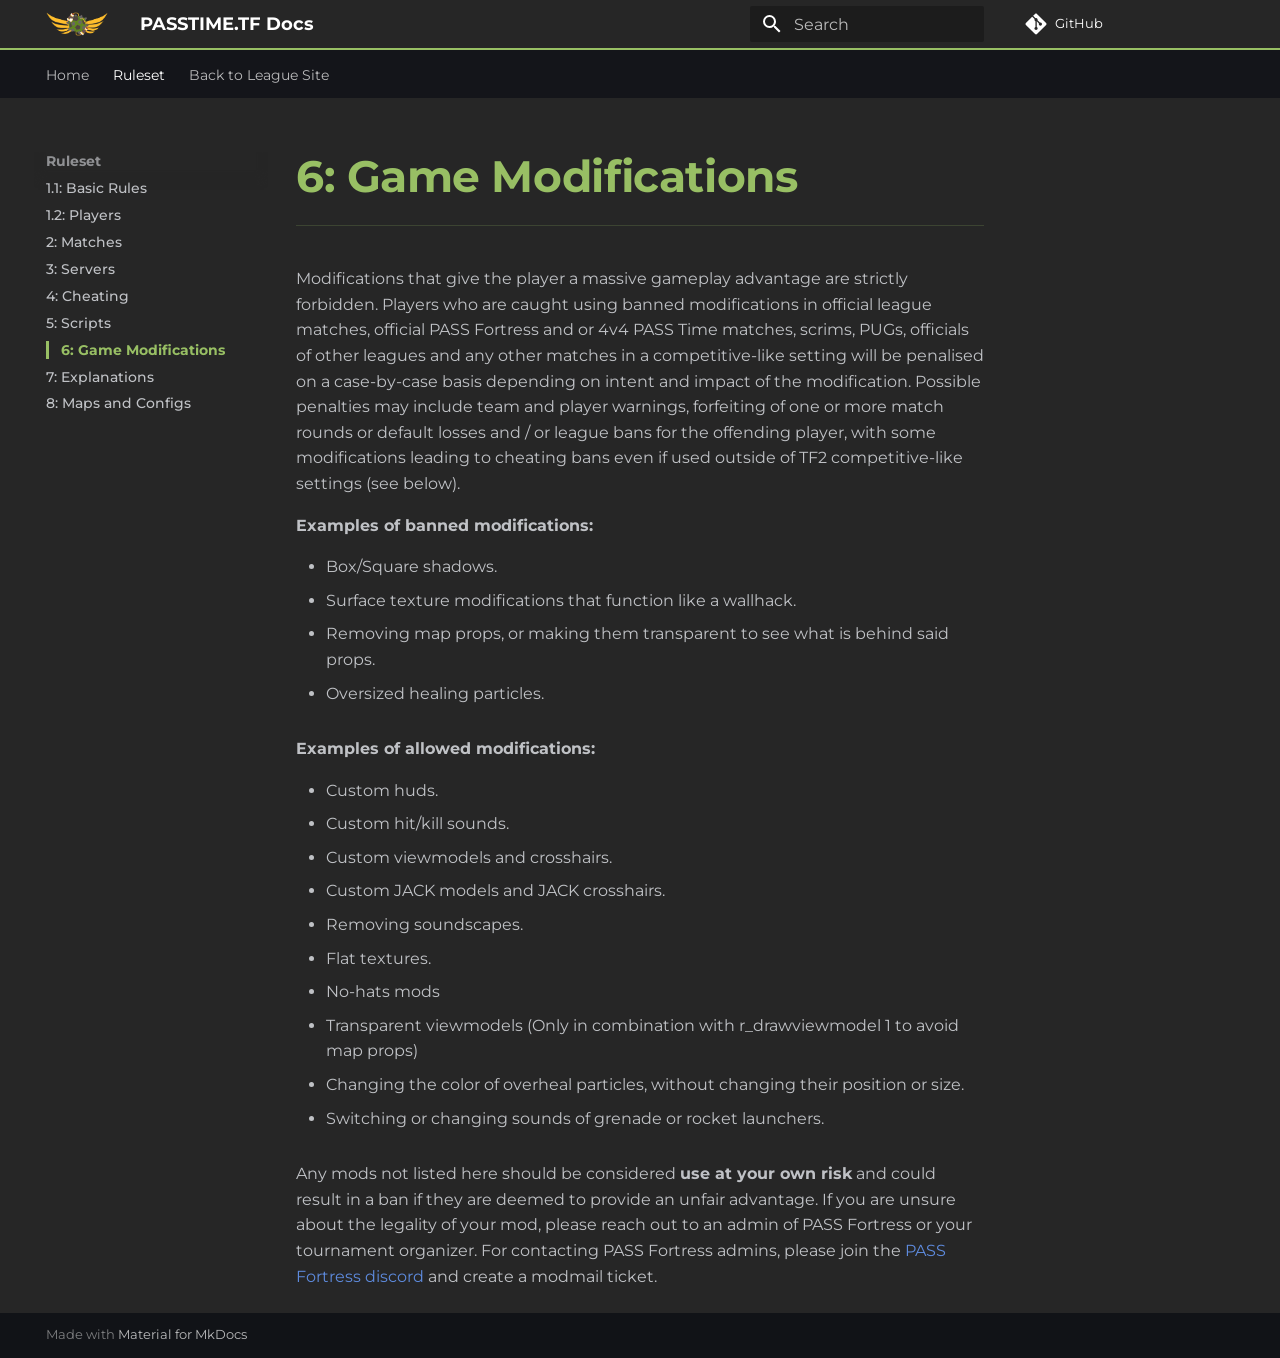
<file: mods/mods/index.html>
<!doctype html>
<html lang="en" class="no-js">
  <head>
    
      <meta charset="utf-8">
      <meta name="viewport" content="width=device-width,initial-scale=1">
      
      
      
        <link rel="canonical" href="https://p4sstime.github.io/p4ss-docs/mods/mods/">
      
      
        <link rel="prev" href="../../scripts/scripts/">
      
      
        <link rel="next" href="../../explanations/explanations/">
      
      
        
      
      
      <link rel="icon" href="../../assets/favicon.ico">
      <meta name="generator" content="mkdocs-1.6.1, mkdocs-material-9.7.6">
    
    
      
        <title>6: Game Modifications - PASSTIME.TF Docs</title>
      
    
    
      <link rel="stylesheet" href="../../assets/stylesheets/main.484c7ddc.min.css">
      
        
        <link rel="stylesheet" href="../../assets/stylesheets/palette.ab4e12ef.min.css">
      
      


    
    
      
    
    
      
        
        
        <link rel="preconnect" href="https://fonts.gstatic.com" crossorigin>
        <link rel="stylesheet" href="https://fonts.googleapis.com/css?family=Montserrat:300,300i,400,400i,700,700i%7CRoboto+Mono:400,400i,700,700i&display=fallback">
        <style>:root{--md-text-font:"Montserrat";--md-code-font:"Roboto Mono"}</style>
      
    
    
      <link rel="stylesheet" href="../../css/custom.css">
    
    <script>__md_scope=new URL("../..",location),__md_hash=e=>[...e].reduce(((e,_)=>(e<<5)-e+_.charCodeAt(0)),0),__md_get=(e,_=localStorage,t=__md_scope)=>JSON.parse(_.getItem(t.pathname+"."+e)),__md_set=(e,_,t=localStorage,a=__md_scope)=>{try{t.setItem(a.pathname+"."+e,JSON.stringify(_))}catch(e){}}</script>
    
      

    
    
  </head>
  
  
    
    
      
    
    
    
    
    <body dir="ltr" data-md-color-scheme="slate" data-md-color-primary="black" data-md-color-accent="green">
  
    
    <input class="md-toggle" data-md-toggle="drawer" type="checkbox" id="__drawer" autocomplete="off">
    <input class="md-toggle" data-md-toggle="search" type="checkbox" id="__search" autocomplete="off">
    <label class="md-overlay" for="__drawer"></label>
    <div data-md-component="skip">
      
        
        <a href="#6-game-modifications" class="md-skip">
          Skip to content
        </a>
      
    </div>
    <div data-md-component="announce">
      
    </div>
    
    
      

<header class="md-header" data-md-component="header">
  <nav class="md-header__inner md-grid" aria-label="Header">
    <a href="../.." title="PASSTIME.TF Docs" class="md-header__button md-logo" aria-label="PASSTIME.TF Docs" data-md-component="logo">
      
  <img src="../../assets/logo.png" alt="logo">

    </a>
    <label class="md-header__button md-icon" for="__drawer">
      
      <svg xmlns="http://www.w3.org/2000/svg" viewBox="0 0 24 24"><path d="M3 6h18v2H3zm0 5h18v2H3zm0 5h18v2H3z"/></svg>
    </label>
    <div class="md-header__title" data-md-component="header-title">
      <div class="md-header__ellipsis">
        <div class="md-header__topic">
          <span class="md-ellipsis">
            PASSTIME.TF Docs
          </span>
        </div>
        <div class="md-header__topic" data-md-component="header-topic">
          <span class="md-ellipsis">
            
              6: Game Modifications
            
          </span>
        </div>
      </div>
    </div>
    
      
        <form class="md-header__option" data-md-component="palette">
  
    
    
    
    <input class="md-option" data-md-color-media="" data-md-color-scheme="slate" data-md-color-primary="black" data-md-color-accent="green"  aria-hidden="true"  type="radio" name="__palette" id="__palette_0">
    
  
</form>
      
    
    
      <script>var palette=__md_get("__palette");if(palette&&palette.color){if("(prefers-color-scheme)"===palette.color.media){var media=matchMedia("(prefers-color-scheme: light)"),input=document.querySelector(media.matches?"[data-md-color-media='(prefers-color-scheme: light)']":"[data-md-color-media='(prefers-color-scheme: dark)']");palette.color.media=input.getAttribute("data-md-color-media"),palette.color.scheme=input.getAttribute("data-md-color-scheme"),palette.color.primary=input.getAttribute("data-md-color-primary"),palette.color.accent=input.getAttribute("data-md-color-accent")}for(var[key,value]of Object.entries(palette.color))document.body.setAttribute("data-md-color-"+key,value)}</script>
    
    
    
      
      
        <label class="md-header__button md-icon" for="__search">
          
          <svg xmlns="http://www.w3.org/2000/svg" viewBox="0 0 24 24"><path d="M9.5 3A6.5 6.5 0 0 1 16 9.5c0 1.61-.59 3.09-1.56 4.23l.27.27h.79l5 5-1.5 1.5-5-5v-.79l-.27-.27A6.52 6.52 0 0 1 9.5 16 6.5 6.5 0 0 1 3 9.5 6.5 6.5 0 0 1 9.5 3m0 2C7 5 5 7 5 9.5S7 14 9.5 14 14 12 14 9.5 12 5 9.5 5"/></svg>
        </label>
        <div class="md-search" data-md-component="search" role="dialog">
  <label class="md-search__overlay" for="__search"></label>
  <div class="md-search__inner" role="search">
    <form class="md-search__form" name="search">
      <input type="text" class="md-search__input" name="query" aria-label="Search" placeholder="Search" autocapitalize="off" autocorrect="off" autocomplete="off" spellcheck="false" data-md-component="search-query" required>
      <label class="md-search__icon md-icon" for="__search">
        
        <svg xmlns="http://www.w3.org/2000/svg" viewBox="0 0 24 24"><path d="M9.5 3A6.5 6.5 0 0 1 16 9.5c0 1.61-.59 3.09-1.56 4.23l.27.27h.79l5 5-1.5 1.5-5-5v-.79l-.27-.27A6.52 6.52 0 0 1 9.5 16 6.5 6.5 0 0 1 3 9.5 6.5 6.5 0 0 1 9.5 3m0 2C7 5 5 7 5 9.5S7 14 9.5 14 14 12 14 9.5 12 5 9.5 5"/></svg>
        
        <svg xmlns="http://www.w3.org/2000/svg" viewBox="0 0 24 24"><path d="M20 11v2H8l5.5 5.5-1.42 1.42L4.16 12l7.92-7.92L13.5 5.5 8 11z"/></svg>
      </label>
      <nav class="md-search__options" aria-label="Search">
        
        <button type="reset" class="md-search__icon md-icon" title="Clear" aria-label="Clear" tabindex="-1">
          
          <svg xmlns="http://www.w3.org/2000/svg" viewBox="0 0 24 24"><path d="M19 6.41 17.59 5 12 10.59 6.41 5 5 6.41 10.59 12 5 17.59 6.41 19 12 13.41 17.59 19 19 17.59 13.41 12z"/></svg>
        </button>
      </nav>
      
        <div class="md-search__suggest" data-md-component="search-suggest"></div>
      
    </form>
    <div class="md-search__output">
      <div class="md-search__scrollwrap" tabindex="0" data-md-scrollfix>
        <div class="md-search-result" data-md-component="search-result">
          <div class="md-search-result__meta">
            Initializing search
          </div>
          <ol class="md-search-result__list" role="presentation"></ol>
        </div>
      </div>
    </div>
  </div>
</div>
      
    
    
      <div class="md-header__source">
        <a href="https://github.com/p4sstime/p4ss-docs/" title="Go to repository" class="md-source" data-md-component="source">
  <div class="md-source__icon md-icon">
    
    <svg xmlns="http://www.w3.org/2000/svg" viewBox="0 0 448 512"><!--! Font Awesome Free 7.1.0 by @fontawesome - https://fontawesome.com License - https://fontawesome.com/license/free (Icons: CC BY 4.0, Fonts: SIL OFL 1.1, Code: MIT License) Copyright 2025 Fonticons, Inc.--><path d="M439.6 236.1 244 40.5c-5.4-5.5-12.8-8.5-20.4-8.5s-15 3-20.4 8.4L162.5 81l51.5 51.5c27.1-9.1 52.7 16.8 43.4 43.7l49.7 49.7c34.2-11.8 61.2 31 35.5 56.7-26.5 26.5-70.2-2.9-56-37.3L240.3 199v121.9c25.3 12.5 22.3 41.8 9.1 55-6.4 6.4-15.2 10.1-24.3 10.1s-17.8-3.6-24.3-10.1c-17.6-17.6-11.1-46.9 11.2-56v-123c-20.8-8.5-24.6-30.7-18.6-45L142.6 101 8.5 235.1C3 240.6 0 247.9 0 255.5s3 15 8.5 20.4l195.6 195.7c5.4 5.4 12.7 8.4 20.4 8.4s15-3 20.4-8.4l194.7-194.7c5.4-5.4 8.4-12.8 8.4-20.4s-3-15-8.4-20.4"/></svg>
  </div>
  <div class="md-source__repository">
    GitHub
  </div>
</a>
      </div>
    
  </nav>
  
</header>
    
    <div class="md-container" data-md-component="container">
      
      
        
          
            
<nav class="md-tabs" aria-label="Tabs" data-md-component="tabs">
  <div class="md-grid">
    <ul class="md-tabs__list">
      
        
  
  
  
  
    <li class="md-tabs__item">
      <a href="../.." class="md-tabs__link">
        
  
  
    
  
  Home

      </a>
    </li>
  

      
        
  
  
  
    
  
  
    
    
      <li class="md-tabs__item md-tabs__item--active">
        <a href="../../basics/basics/" class="md-tabs__link">
          
  
  
  Ruleset

        </a>
      </li>
    
  

      
        
  
  
  
  
    <li class="md-tabs__item">
      <a href="https://league.passtime.tf" class="md-tabs__link">
        
  
  
    
  
  Back to League Site

      </a>
    </li>
  

      
    </ul>
  </div>
</nav>
          
        
      
      <main class="md-main" data-md-component="main">
        <div class="md-main__inner md-grid">
          
            
              
              <div class="md-sidebar md-sidebar--primary" data-md-component="sidebar" data-md-type="navigation" >
                <div class="md-sidebar__scrollwrap">
                  <div class="md-sidebar__inner">
                    


  


<nav class="md-nav md-nav--primary md-nav--lifted" aria-label="Navigation" data-md-level="0">
  <label class="md-nav__title" for="__drawer">
    <a href="../.." title="PASSTIME.TF Docs" class="md-nav__button md-logo" aria-label="PASSTIME.TF Docs" data-md-component="logo">
      
  <img src="../../assets/logo.png" alt="logo">

    </a>
    PASSTIME.TF Docs
  </label>
  
    <div class="md-nav__source">
      <a href="https://github.com/p4sstime/p4ss-docs/" title="Go to repository" class="md-source" data-md-component="source">
  <div class="md-source__icon md-icon">
    
    <svg xmlns="http://www.w3.org/2000/svg" viewBox="0 0 448 512"><!--! Font Awesome Free 7.1.0 by @fontawesome - https://fontawesome.com License - https://fontawesome.com/license/free (Icons: CC BY 4.0, Fonts: SIL OFL 1.1, Code: MIT License) Copyright 2025 Fonticons, Inc.--><path d="M439.6 236.1 244 40.5c-5.4-5.5-12.8-8.5-20.4-8.5s-15 3-20.4 8.4L162.5 81l51.5 51.5c27.1-9.1 52.7 16.8 43.4 43.7l49.7 49.7c34.2-11.8 61.2 31 35.5 56.7-26.5 26.5-70.2-2.9-56-37.3L240.3 199v121.9c25.3 12.5 22.3 41.8 9.1 55-6.4 6.4-15.2 10.1-24.3 10.1s-17.8-3.6-24.3-10.1c-17.6-17.6-11.1-46.9 11.2-56v-123c-20.8-8.5-24.6-30.7-18.6-45L142.6 101 8.5 235.1C3 240.6 0 247.9 0 255.5s3 15 8.5 20.4l195.6 195.7c5.4 5.4 12.7 8.4 20.4 8.4s15-3 20.4-8.4l194.7-194.7c5.4-5.4 8.4-12.8 8.4-20.4s-3-15-8.4-20.4"/></svg>
  </div>
  <div class="md-source__repository">
    GitHub
  </div>
</a>
    </div>
  
  <ul class="md-nav__list" data-md-scrollfix>
    
      
      
  
  
  
  
    <li class="md-nav__item">
      <a href="../.." class="md-nav__link">
        
  
  
  <span class="md-ellipsis">
    
  
    Home
  

    
  </span>
  
  

      </a>
    </li>
  

    
      
      
  
  
    
  
  
  
    
    
    
    
      
        
        
      
      
        
      
    
    
    <li class="md-nav__item md-nav__item--active md-nav__item--section md-nav__item--nested">
      
        
        
        <input class="md-nav__toggle md-toggle " type="checkbox" id="__nav_2" checked>
        
          
          <label class="md-nav__link" for="__nav_2" id="__nav_2_label" tabindex="">
            
  
  
  <span class="md-ellipsis">
    
  
    Ruleset
  

    
  </span>
  
  

            <span class="md-nav__icon md-icon"></span>
          </label>
        
        <nav class="md-nav" data-md-level="1" aria-labelledby="__nav_2_label" aria-expanded="true">
          <label class="md-nav__title" for="__nav_2">
            <span class="md-nav__icon md-icon"></span>
            
  
    Ruleset
  

          </label>
          <ul class="md-nav__list" data-md-scrollfix>
            
              
                
  
  
  
  
    <li class="md-nav__item">
      <a href="../../basics/basics/" class="md-nav__link">
        
  
  
  <span class="md-ellipsis">
    
  
    1.1: Basic Rules
  

    
  </span>
  
  

      </a>
    </li>
  

              
            
              
                
  
  
  
  
    <li class="md-nav__item">
      <a href="../../basics/players/" class="md-nav__link">
        
  
  
  <span class="md-ellipsis">
    
  
    1.2: Players
  

    
  </span>
  
  

      </a>
    </li>
  

              
            
              
                
  
  
  
  
    <li class="md-nav__item">
      <a href="../../matches/matches/" class="md-nav__link">
        
  
  
  <span class="md-ellipsis">
    
  
    2: Matches
  

    
  </span>
  
  

      </a>
    </li>
  

              
            
              
                
  
  
  
  
    <li class="md-nav__item">
      <a href="../../servers/servers/" class="md-nav__link">
        
  
  
  <span class="md-ellipsis">
    
  
    3: Servers
  

    
  </span>
  
  

      </a>
    </li>
  

              
            
              
                
  
  
  
  
    <li class="md-nav__item">
      <a href="../../cheating/cheating/" class="md-nav__link">
        
  
  
  <span class="md-ellipsis">
    
  
    4: Cheating
  

    
  </span>
  
  

      </a>
    </li>
  

              
            
              
                
  
  
  
  
    <li class="md-nav__item">
      <a href="../../scripts/scripts/" class="md-nav__link">
        
  
  
  <span class="md-ellipsis">
    
  
    5: Scripts
  

    
  </span>
  
  

      </a>
    </li>
  

              
            
              
                
  
  
    
  
  
  
    <li class="md-nav__item md-nav__item--active">
      
      <input class="md-nav__toggle md-toggle" type="checkbox" id="__toc">
      
      
        
      
      
      <a href="./" class="md-nav__link md-nav__link--active">
        
  
  
  <span class="md-ellipsis">
    
  
    6: Game Modifications
  

    
  </span>
  
  

      </a>
      
    </li>
  

              
            
              
                
  
  
  
  
    <li class="md-nav__item">
      <a href="../../explanations/explanations/" class="md-nav__link">
        
  
  
  <span class="md-ellipsis">
    
  
    7: Explanations
  

    
  </span>
  
  

      </a>
    </li>
  

              
            
              
                
  
  
  
  
    <li class="md-nav__item">
      <a href="../../maps-configs/maps-and-configs/" class="md-nav__link">
        
  
  
  <span class="md-ellipsis">
    
  
    8: Maps and Configs
  

    
  </span>
  
  

      </a>
    </li>
  

              
            
          </ul>
        </nav>
      
    </li>
  

    
      
      
  
  
  
  
    <li class="md-nav__item">
      <a href="https://league.passtime.tf" class="md-nav__link">
        
  
  
  <span class="md-ellipsis">
    
  
    Back to League Site
  

    
  </span>
  
  

      </a>
    </li>
  

    
  </ul>
</nav>
                  </div>
                </div>
              </div>
            
            
              
              <div class="md-sidebar md-sidebar--secondary" data-md-component="sidebar" data-md-type="toc" >
                <div class="md-sidebar__scrollwrap">
                  <div class="md-sidebar__inner">
                    

<nav class="md-nav md-nav--secondary" aria-label="Table of contents">
  
  
  
    
  
  
</nav>
                  </div>
                </div>
              </div>
            
          
          
            <div class="md-content" data-md-component="content">
              
              <article class="md-content__inner md-typeset">
                
                  


  
  


<h1 id="6-game-modifications"><b> 6: Game Modifications </b></h1>
<p>Modifications that give the player a massive gameplay advantage are strictly forbidden. Players who are caught using banned modifications in official league matches, official PASS Fortress and or 4v4 PASS Time matches, scrims, PUGs, officials of other leagues and any other matches in a competitive-like setting will be penalised on a case-by-case basis depending on intent and impact of the modification. Possible penalties may include team and player warnings, forfeiting of one or more match rounds or default losses and / or league bans for the offending player, with some modifications leading to cheating bans even if used outside of TF2 competitive-like settings (see below).</p>
<p><b> Examples of banned modifications: </b></p>
<ul>
<li>Box/Square shadows.</li>
<li>Surface texture modifications that function like a wallhack.</li>
<li>Removing map props, or making them transparent to see what is behind said props.</li>
<li>Oversized healing particles. </li>
</ul>
<p><b> Examples of allowed modifications: </b></p>
<ul>
<li>Custom huds.</li>
<li>Custom hit/kill sounds.</li>
<li>Custom viewmodels and crosshairs.</li>
<li>Custom JACK models and JACK crosshairs.</li>
<li>Removing soundscapes.</li>
<li>Flat textures.</li>
<li>No-hats mods</li>
<li>Transparent viewmodels (Only in combination with r_drawviewmodel 1 to avoid map props)</li>
<li>Changing the color of overheal particles, without changing their position or size.</li>
<li>Switching or changing sounds of grenade or rocket launchers.</li>
</ul>
<p>Any mods not listed here should be considered <b>use at your own risk</b> and could result in a ban if they are deemed to provide an unfair advantage. If you are unsure about the legality of your mod, please reach out to an admin of PASS Fortress or your tournament organizer.
For contacting PASS Fortress admins, please join the <a href=https://discord.gg/CtGkSQcRzt>PASS Fortress discord</a> and create a modmail ticket.</p>












                
              </article>
            </div>
          
          
<script>var target=document.getElementById(location.hash.slice(1));target&&target.name&&(target.checked=target.name.startsWith("__tabbed_"))</script>
        </div>
        
          <button type="button" class="md-top md-icon" data-md-component="top" hidden>
  
  <svg xmlns="http://www.w3.org/2000/svg" viewBox="0 0 24 24"><path d="M13 20h-2V8l-5.5 5.5-1.42-1.42L12 4.16l7.92 7.92-1.42 1.42L13 8z"/></svg>
  Back to top
</button>
        
      </main>
      
        <footer class="md-footer">
  
  <div class="md-footer-meta md-typeset">
    <div class="md-footer-meta__inner md-grid">
      <div class="md-copyright">
  
  
    Made with
    <a href="https://squidfunk.github.io/mkdocs-material/" target="_blank" rel="noopener">
      Material for MkDocs
    </a>
  
</div>
      
    </div>
  </div>
</footer>
      
    </div>
    <div class="md-dialog" data-md-component="dialog">
      <div class="md-dialog__inner md-typeset"></div>
    </div>
    
    
    
      
      
      <script id="__config" type="application/json">{"annotate": null, "base": "../..", "features": ["navigation.tabs", "navigation.sections", "navigation.top", "search.suggest", "search.highlight", "content.code.copy"], "search": "../../assets/javascripts/workers/search.2c215733.min.js", "tags": null, "translations": {"clipboard.copied": "Copied to clipboard", "clipboard.copy": "Copy to clipboard", "search.result.more.one": "1 more on this page", "search.result.more.other": "# more on this page", "search.result.none": "No matching documents", "search.result.one": "1 matching document", "search.result.other": "# matching documents", "search.result.placeholder": "Type to start searching", "search.result.term.missing": "Missing", "select.version": "Select version"}, "version": null}</script>
    
    
      <script src="../../assets/javascripts/bundle.79ae519e.min.js"></script>
      
    
  </body>
</html>
</file>
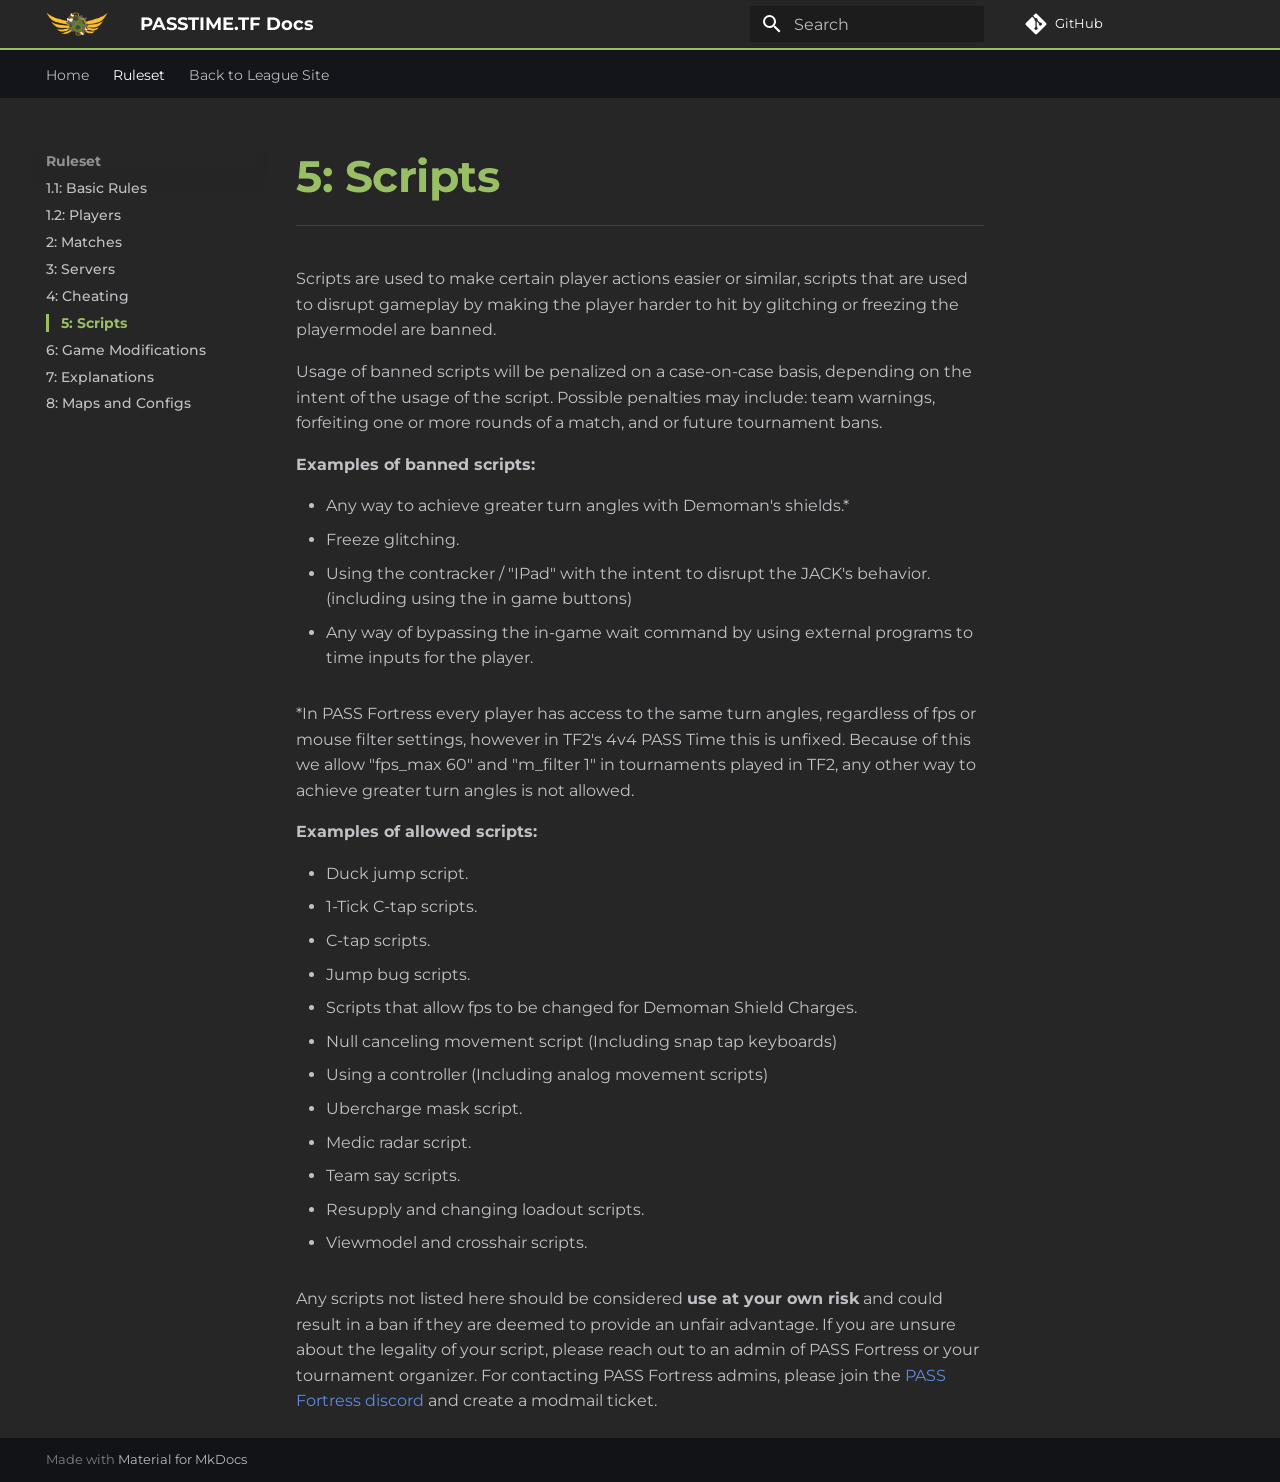
<file: scripts/scripts/index.html>
<!doctype html>
<html lang="en" class="no-js">
  <head>
    
      <meta charset="utf-8">
      <meta name="viewport" content="width=device-width,initial-scale=1">
      
      
      
        <link rel="canonical" href="https://p4sstime.github.io/p4ss-docs/scripts/scripts/">
      
      
        <link rel="prev" href="../../cheating/cheating/">
      
      
        <link rel="next" href="../../mods/mods/">
      
      
        
      
      
      <link rel="icon" href="../../assets/favicon.ico">
      <meta name="generator" content="mkdocs-1.6.1, mkdocs-material-9.7.6">
    
    
      
        <title>5: Scripts - PASSTIME.TF Docs</title>
      
    
    
      <link rel="stylesheet" href="../../assets/stylesheets/main.484c7ddc.min.css">
      
        
        <link rel="stylesheet" href="../../assets/stylesheets/palette.ab4e12ef.min.css">
      
      


    
    
      
    
    
      
        
        
        <link rel="preconnect" href="https://fonts.gstatic.com" crossorigin>
        <link rel="stylesheet" href="https://fonts.googleapis.com/css?family=Montserrat:300,300i,400,400i,700,700i%7CRoboto+Mono:400,400i,700,700i&display=fallback">
        <style>:root{--md-text-font:"Montserrat";--md-code-font:"Roboto Mono"}</style>
      
    
    
      <link rel="stylesheet" href="../../css/custom.css">
    
    <script>__md_scope=new URL("../..",location),__md_hash=e=>[...e].reduce(((e,_)=>(e<<5)-e+_.charCodeAt(0)),0),__md_get=(e,_=localStorage,t=__md_scope)=>JSON.parse(_.getItem(t.pathname+"."+e)),__md_set=(e,_,t=localStorage,a=__md_scope)=>{try{t.setItem(a.pathname+"."+e,JSON.stringify(_))}catch(e){}}</script>
    
      

    
    
  </head>
  
  
    
    
      
    
    
    
    
    <body dir="ltr" data-md-color-scheme="slate" data-md-color-primary="black" data-md-color-accent="green">
  
    
    <input class="md-toggle" data-md-toggle="drawer" type="checkbox" id="__drawer" autocomplete="off">
    <input class="md-toggle" data-md-toggle="search" type="checkbox" id="__search" autocomplete="off">
    <label class="md-overlay" for="__drawer"></label>
    <div data-md-component="skip">
      
        
        <a href="#5-scripts" class="md-skip">
          Skip to content
        </a>
      
    </div>
    <div data-md-component="announce">
      
    </div>
    
    
      

<header class="md-header" data-md-component="header">
  <nav class="md-header__inner md-grid" aria-label="Header">
    <a href="../.." title="PASSTIME.TF Docs" class="md-header__button md-logo" aria-label="PASSTIME.TF Docs" data-md-component="logo">
      
  <img src="../../assets/logo.png" alt="logo">

    </a>
    <label class="md-header__button md-icon" for="__drawer">
      
      <svg xmlns="http://www.w3.org/2000/svg" viewBox="0 0 24 24"><path d="M3 6h18v2H3zm0 5h18v2H3zm0 5h18v2H3z"/></svg>
    </label>
    <div class="md-header__title" data-md-component="header-title">
      <div class="md-header__ellipsis">
        <div class="md-header__topic">
          <span class="md-ellipsis">
            PASSTIME.TF Docs
          </span>
        </div>
        <div class="md-header__topic" data-md-component="header-topic">
          <span class="md-ellipsis">
            
              5: Scripts
            
          </span>
        </div>
      </div>
    </div>
    
      
        <form class="md-header__option" data-md-component="palette">
  
    
    
    
    <input class="md-option" data-md-color-media="" data-md-color-scheme="slate" data-md-color-primary="black" data-md-color-accent="green"  aria-hidden="true"  type="radio" name="__palette" id="__palette_0">
    
  
</form>
      
    
    
      <script>var palette=__md_get("__palette");if(palette&&palette.color){if("(prefers-color-scheme)"===palette.color.media){var media=matchMedia("(prefers-color-scheme: light)"),input=document.querySelector(media.matches?"[data-md-color-media='(prefers-color-scheme: light)']":"[data-md-color-media='(prefers-color-scheme: dark)']");palette.color.media=input.getAttribute("data-md-color-media"),palette.color.scheme=input.getAttribute("data-md-color-scheme"),palette.color.primary=input.getAttribute("data-md-color-primary"),palette.color.accent=input.getAttribute("data-md-color-accent")}for(var[key,value]of Object.entries(palette.color))document.body.setAttribute("data-md-color-"+key,value)}</script>
    
    
    
      
      
        <label class="md-header__button md-icon" for="__search">
          
          <svg xmlns="http://www.w3.org/2000/svg" viewBox="0 0 24 24"><path d="M9.5 3A6.5 6.5 0 0 1 16 9.5c0 1.61-.59 3.09-1.56 4.23l.27.27h.79l5 5-1.5 1.5-5-5v-.79l-.27-.27A6.52 6.52 0 0 1 9.5 16 6.5 6.5 0 0 1 3 9.5 6.5 6.5 0 0 1 9.5 3m0 2C7 5 5 7 5 9.5S7 14 9.5 14 14 12 14 9.5 12 5 9.5 5"/></svg>
        </label>
        <div class="md-search" data-md-component="search" role="dialog">
  <label class="md-search__overlay" for="__search"></label>
  <div class="md-search__inner" role="search">
    <form class="md-search__form" name="search">
      <input type="text" class="md-search__input" name="query" aria-label="Search" placeholder="Search" autocapitalize="off" autocorrect="off" autocomplete="off" spellcheck="false" data-md-component="search-query" required>
      <label class="md-search__icon md-icon" for="__search">
        
        <svg xmlns="http://www.w3.org/2000/svg" viewBox="0 0 24 24"><path d="M9.5 3A6.5 6.5 0 0 1 16 9.5c0 1.61-.59 3.09-1.56 4.23l.27.27h.79l5 5-1.5 1.5-5-5v-.79l-.27-.27A6.52 6.52 0 0 1 9.5 16 6.5 6.5 0 0 1 3 9.5 6.5 6.5 0 0 1 9.5 3m0 2C7 5 5 7 5 9.5S7 14 9.5 14 14 12 14 9.5 12 5 9.5 5"/></svg>
        
        <svg xmlns="http://www.w3.org/2000/svg" viewBox="0 0 24 24"><path d="M20 11v2H8l5.5 5.5-1.42 1.42L4.16 12l7.92-7.92L13.5 5.5 8 11z"/></svg>
      </label>
      <nav class="md-search__options" aria-label="Search">
        
        <button type="reset" class="md-search__icon md-icon" title="Clear" aria-label="Clear" tabindex="-1">
          
          <svg xmlns="http://www.w3.org/2000/svg" viewBox="0 0 24 24"><path d="M19 6.41 17.59 5 12 10.59 6.41 5 5 6.41 10.59 12 5 17.59 6.41 19 12 13.41 17.59 19 19 17.59 13.41 12z"/></svg>
        </button>
      </nav>
      
        <div class="md-search__suggest" data-md-component="search-suggest"></div>
      
    </form>
    <div class="md-search__output">
      <div class="md-search__scrollwrap" tabindex="0" data-md-scrollfix>
        <div class="md-search-result" data-md-component="search-result">
          <div class="md-search-result__meta">
            Initializing search
          </div>
          <ol class="md-search-result__list" role="presentation"></ol>
        </div>
      </div>
    </div>
  </div>
</div>
      
    
    
      <div class="md-header__source">
        <a href="https://github.com/p4sstime/p4ss-docs/" title="Go to repository" class="md-source" data-md-component="source">
  <div class="md-source__icon md-icon">
    
    <svg xmlns="http://www.w3.org/2000/svg" viewBox="0 0 448 512"><!--! Font Awesome Free 7.1.0 by @fontawesome - https://fontawesome.com License - https://fontawesome.com/license/free (Icons: CC BY 4.0, Fonts: SIL OFL 1.1, Code: MIT License) Copyright 2025 Fonticons, Inc.--><path d="M439.6 236.1 244 40.5c-5.4-5.5-12.8-8.5-20.4-8.5s-15 3-20.4 8.4L162.5 81l51.5 51.5c27.1-9.1 52.7 16.8 43.4 43.7l49.7 49.7c34.2-11.8 61.2 31 35.5 56.7-26.5 26.5-70.2-2.9-56-37.3L240.3 199v121.9c25.3 12.5 22.3 41.8 9.1 55-6.4 6.4-15.2 10.1-24.3 10.1s-17.8-3.6-24.3-10.1c-17.6-17.6-11.1-46.9 11.2-56v-123c-20.8-8.5-24.6-30.7-18.6-45L142.6 101 8.5 235.1C3 240.6 0 247.9 0 255.5s3 15 8.5 20.4l195.6 195.7c5.4 5.4 12.7 8.4 20.4 8.4s15-3 20.4-8.4l194.7-194.7c5.4-5.4 8.4-12.8 8.4-20.4s-3-15-8.4-20.4"/></svg>
  </div>
  <div class="md-source__repository">
    GitHub
  </div>
</a>
      </div>
    
  </nav>
  
</header>
    
    <div class="md-container" data-md-component="container">
      
      
        
          
            
<nav class="md-tabs" aria-label="Tabs" data-md-component="tabs">
  <div class="md-grid">
    <ul class="md-tabs__list">
      
        
  
  
  
  
    <li class="md-tabs__item">
      <a href="../.." class="md-tabs__link">
        
  
  
    
  
  Home

      </a>
    </li>
  

      
        
  
  
  
    
  
  
    
    
      <li class="md-tabs__item md-tabs__item--active">
        <a href="../../basics/basics/" class="md-tabs__link">
          
  
  
  Ruleset

        </a>
      </li>
    
  

      
        
  
  
  
  
    <li class="md-tabs__item">
      <a href="https://league.passtime.tf" class="md-tabs__link">
        
  
  
    
  
  Back to League Site

      </a>
    </li>
  

      
    </ul>
  </div>
</nav>
          
        
      
      <main class="md-main" data-md-component="main">
        <div class="md-main__inner md-grid">
          
            
              
              <div class="md-sidebar md-sidebar--primary" data-md-component="sidebar" data-md-type="navigation" >
                <div class="md-sidebar__scrollwrap">
                  <div class="md-sidebar__inner">
                    


  


<nav class="md-nav md-nav--primary md-nav--lifted" aria-label="Navigation" data-md-level="0">
  <label class="md-nav__title" for="__drawer">
    <a href="../.." title="PASSTIME.TF Docs" class="md-nav__button md-logo" aria-label="PASSTIME.TF Docs" data-md-component="logo">
      
  <img src="../../assets/logo.png" alt="logo">

    </a>
    PASSTIME.TF Docs
  </label>
  
    <div class="md-nav__source">
      <a href="https://github.com/p4sstime/p4ss-docs/" title="Go to repository" class="md-source" data-md-component="source">
  <div class="md-source__icon md-icon">
    
    <svg xmlns="http://www.w3.org/2000/svg" viewBox="0 0 448 512"><!--! Font Awesome Free 7.1.0 by @fontawesome - https://fontawesome.com License - https://fontawesome.com/license/free (Icons: CC BY 4.0, Fonts: SIL OFL 1.1, Code: MIT License) Copyright 2025 Fonticons, Inc.--><path d="M439.6 236.1 244 40.5c-5.4-5.5-12.8-8.5-20.4-8.5s-15 3-20.4 8.4L162.5 81l51.5 51.5c27.1-9.1 52.7 16.8 43.4 43.7l49.7 49.7c34.2-11.8 61.2 31 35.5 56.7-26.5 26.5-70.2-2.9-56-37.3L240.3 199v121.9c25.3 12.5 22.3 41.8 9.1 55-6.4 6.4-15.2 10.1-24.3 10.1s-17.8-3.6-24.3-10.1c-17.6-17.6-11.1-46.9 11.2-56v-123c-20.8-8.5-24.6-30.7-18.6-45L142.6 101 8.5 235.1C3 240.6 0 247.9 0 255.5s3 15 8.5 20.4l195.6 195.7c5.4 5.4 12.7 8.4 20.4 8.4s15-3 20.4-8.4l194.7-194.7c5.4-5.4 8.4-12.8 8.4-20.4s-3-15-8.4-20.4"/></svg>
  </div>
  <div class="md-source__repository">
    GitHub
  </div>
</a>
    </div>
  
  <ul class="md-nav__list" data-md-scrollfix>
    
      
      
  
  
  
  
    <li class="md-nav__item">
      <a href="../.." class="md-nav__link">
        
  
  
  <span class="md-ellipsis">
    
  
    Home
  

    
  </span>
  
  

      </a>
    </li>
  

    
      
      
  
  
    
  
  
  
    
    
    
    
      
        
        
      
      
        
      
    
    
    <li class="md-nav__item md-nav__item--active md-nav__item--section md-nav__item--nested">
      
        
        
        <input class="md-nav__toggle md-toggle " type="checkbox" id="__nav_2" checked>
        
          
          <label class="md-nav__link" for="__nav_2" id="__nav_2_label" tabindex="">
            
  
  
  <span class="md-ellipsis">
    
  
    Ruleset
  

    
  </span>
  
  

            <span class="md-nav__icon md-icon"></span>
          </label>
        
        <nav class="md-nav" data-md-level="1" aria-labelledby="__nav_2_label" aria-expanded="true">
          <label class="md-nav__title" for="__nav_2">
            <span class="md-nav__icon md-icon"></span>
            
  
    Ruleset
  

          </label>
          <ul class="md-nav__list" data-md-scrollfix>
            
              
                
  
  
  
  
    <li class="md-nav__item">
      <a href="../../basics/basics/" class="md-nav__link">
        
  
  
  <span class="md-ellipsis">
    
  
    1.1: Basic Rules
  

    
  </span>
  
  

      </a>
    </li>
  

              
            
              
                
  
  
  
  
    <li class="md-nav__item">
      <a href="../../basics/players/" class="md-nav__link">
        
  
  
  <span class="md-ellipsis">
    
  
    1.2: Players
  

    
  </span>
  
  

      </a>
    </li>
  

              
            
              
                
  
  
  
  
    <li class="md-nav__item">
      <a href="../../matches/matches/" class="md-nav__link">
        
  
  
  <span class="md-ellipsis">
    
  
    2: Matches
  

    
  </span>
  
  

      </a>
    </li>
  

              
            
              
                
  
  
  
  
    <li class="md-nav__item">
      <a href="../../servers/servers/" class="md-nav__link">
        
  
  
  <span class="md-ellipsis">
    
  
    3: Servers
  

    
  </span>
  
  

      </a>
    </li>
  

              
            
              
                
  
  
  
  
    <li class="md-nav__item">
      <a href="../../cheating/cheating/" class="md-nav__link">
        
  
  
  <span class="md-ellipsis">
    
  
    4: Cheating
  

    
  </span>
  
  

      </a>
    </li>
  

              
            
              
                
  
  
    
  
  
  
    <li class="md-nav__item md-nav__item--active">
      
      <input class="md-nav__toggle md-toggle" type="checkbox" id="__toc">
      
      
        
      
      
      <a href="./" class="md-nav__link md-nav__link--active">
        
  
  
  <span class="md-ellipsis">
    
  
    5: Scripts
  

    
  </span>
  
  

      </a>
      
    </li>
  

              
            
              
                
  
  
  
  
    <li class="md-nav__item">
      <a href="../../mods/mods/" class="md-nav__link">
        
  
  
  <span class="md-ellipsis">
    
  
    6: Game Modifications
  

    
  </span>
  
  

      </a>
    </li>
  

              
            
              
                
  
  
  
  
    <li class="md-nav__item">
      <a href="../../explanations/explanations/" class="md-nav__link">
        
  
  
  <span class="md-ellipsis">
    
  
    7: Explanations
  

    
  </span>
  
  

      </a>
    </li>
  

              
            
              
                
  
  
  
  
    <li class="md-nav__item">
      <a href="../../maps-configs/maps-and-configs/" class="md-nav__link">
        
  
  
  <span class="md-ellipsis">
    
  
    8: Maps and Configs
  

    
  </span>
  
  

      </a>
    </li>
  

              
            
          </ul>
        </nav>
      
    </li>
  

    
      
      
  
  
  
  
    <li class="md-nav__item">
      <a href="https://league.passtime.tf" class="md-nav__link">
        
  
  
  <span class="md-ellipsis">
    
  
    Back to League Site
  

    
  </span>
  
  

      </a>
    </li>
  

    
  </ul>
</nav>
                  </div>
                </div>
              </div>
            
            
              
              <div class="md-sidebar md-sidebar--secondary" data-md-component="sidebar" data-md-type="toc" >
                <div class="md-sidebar__scrollwrap">
                  <div class="md-sidebar__inner">
                    

<nav class="md-nav md-nav--secondary" aria-label="Table of contents">
  
  
  
    
  
  
</nav>
                  </div>
                </div>
              </div>
            
          
          
            <div class="md-content" data-md-component="content">
              
              <article class="md-content__inner md-typeset">
                
                  


  
  


<h1 id="5-scripts"><b> 5: Scripts </b></h1>
<p>Scripts are used to make certain player actions easier or similar, scripts that are used to disrupt gameplay by making the player harder to hit by glitching or freezing the playermodel are banned.</p>
<p>Usage of banned scripts will be penalized on a case-on-case basis, depending on the intent of the usage of the script. Possible penalties may include: team warnings, forfeiting one or more rounds of a match, and or future tournament bans.</p>
<p><b> Examples of banned scripts: </b></p>
<ul>
<li>Any way to achieve greater turn angles with Demoman's shields.*</li>
<li>Freeze glitching.</li>
<li>Using the contracker / "IPad" with the intent to disrupt the JACK's behavior. (including using the in game buttons)</li>
<li>Any way of bypassing the in-game wait command by using external programs to time inputs for the player.</li>
</ul>
<p>*In PASS Fortress every player has access to the same turn angles, regardless of fps or mouse filter settings, however in TF2's 4v4 PASS Time this is unfixed.
Because of this we allow "fps_max 60" and "m_filter 1" in tournaments played in TF2, any other way to achieve greater turn angles is not allowed.</p>
<p><b> Examples of allowed scripts: </b></p>
<ul>
<li>Duck jump script.</li>
<li>1-Tick C-tap scripts.</li>
<li>C-tap scripts.</li>
<li>Jump bug scripts.</li>
<li>Scripts that allow fps to be changed for Demoman Shield Charges.</li>
<li>Null canceling movement script (Including snap tap keyboards)</li>
<li>Using a controller (Including analog movement scripts)</li>
<li>Ubercharge mask script.</li>
<li>Medic radar script.</li>
<li>Team say scripts.</li>
<li>Resupply and changing loadout scripts.</li>
<li>Viewmodel and crosshair scripts.</li>
</ul>
<p>Any scripts not listed here should be considered <b>use at your own risk</b> and could result in a ban if they are deemed to provide an unfair advantage. If you are unsure about the legality of your script, please reach out to an admin of PASS Fortress or your tournament organizer.
For contacting PASS Fortress admins, please join the <a href=https://discord.gg/CtGkSQcRzt>PASS Fortress discord</a> and create a modmail ticket.</p>












                
              </article>
            </div>
          
          
<script>var target=document.getElementById(location.hash.slice(1));target&&target.name&&(target.checked=target.name.startsWith("__tabbed_"))</script>
        </div>
        
          <button type="button" class="md-top md-icon" data-md-component="top" hidden>
  
  <svg xmlns="http://www.w3.org/2000/svg" viewBox="0 0 24 24"><path d="M13 20h-2V8l-5.5 5.5-1.42-1.42L12 4.16l7.92 7.92-1.42 1.42L13 8z"/></svg>
  Back to top
</button>
        
      </main>
      
        <footer class="md-footer">
  
  <div class="md-footer-meta md-typeset">
    <div class="md-footer-meta__inner md-grid">
      <div class="md-copyright">
  
  
    Made with
    <a href="https://squidfunk.github.io/mkdocs-material/" target="_blank" rel="noopener">
      Material for MkDocs
    </a>
  
</div>
      
    </div>
  </div>
</footer>
      
    </div>
    <div class="md-dialog" data-md-component="dialog">
      <div class="md-dialog__inner md-typeset"></div>
    </div>
    
    
    
      
      
      <script id="__config" type="application/json">{"annotate": null, "base": "../..", "features": ["navigation.tabs", "navigation.sections", "navigation.top", "search.suggest", "search.highlight", "content.code.copy"], "search": "../../assets/javascripts/workers/search.2c215733.min.js", "tags": null, "translations": {"clipboard.copied": "Copied to clipboard", "clipboard.copy": "Copy to clipboard", "search.result.more.one": "1 more on this page", "search.result.more.other": "# more on this page", "search.result.none": "No matching documents", "search.result.one": "1 matching document", "search.result.other": "# matching documents", "search.result.placeholder": "Type to start searching", "search.result.term.missing": "Missing", "select.version": "Select version"}, "version": null}</script>
    
    
      <script src="../../assets/javascripts/bundle.79ae519e.min.js"></script>
      
    
  </body>
</html>
</file>
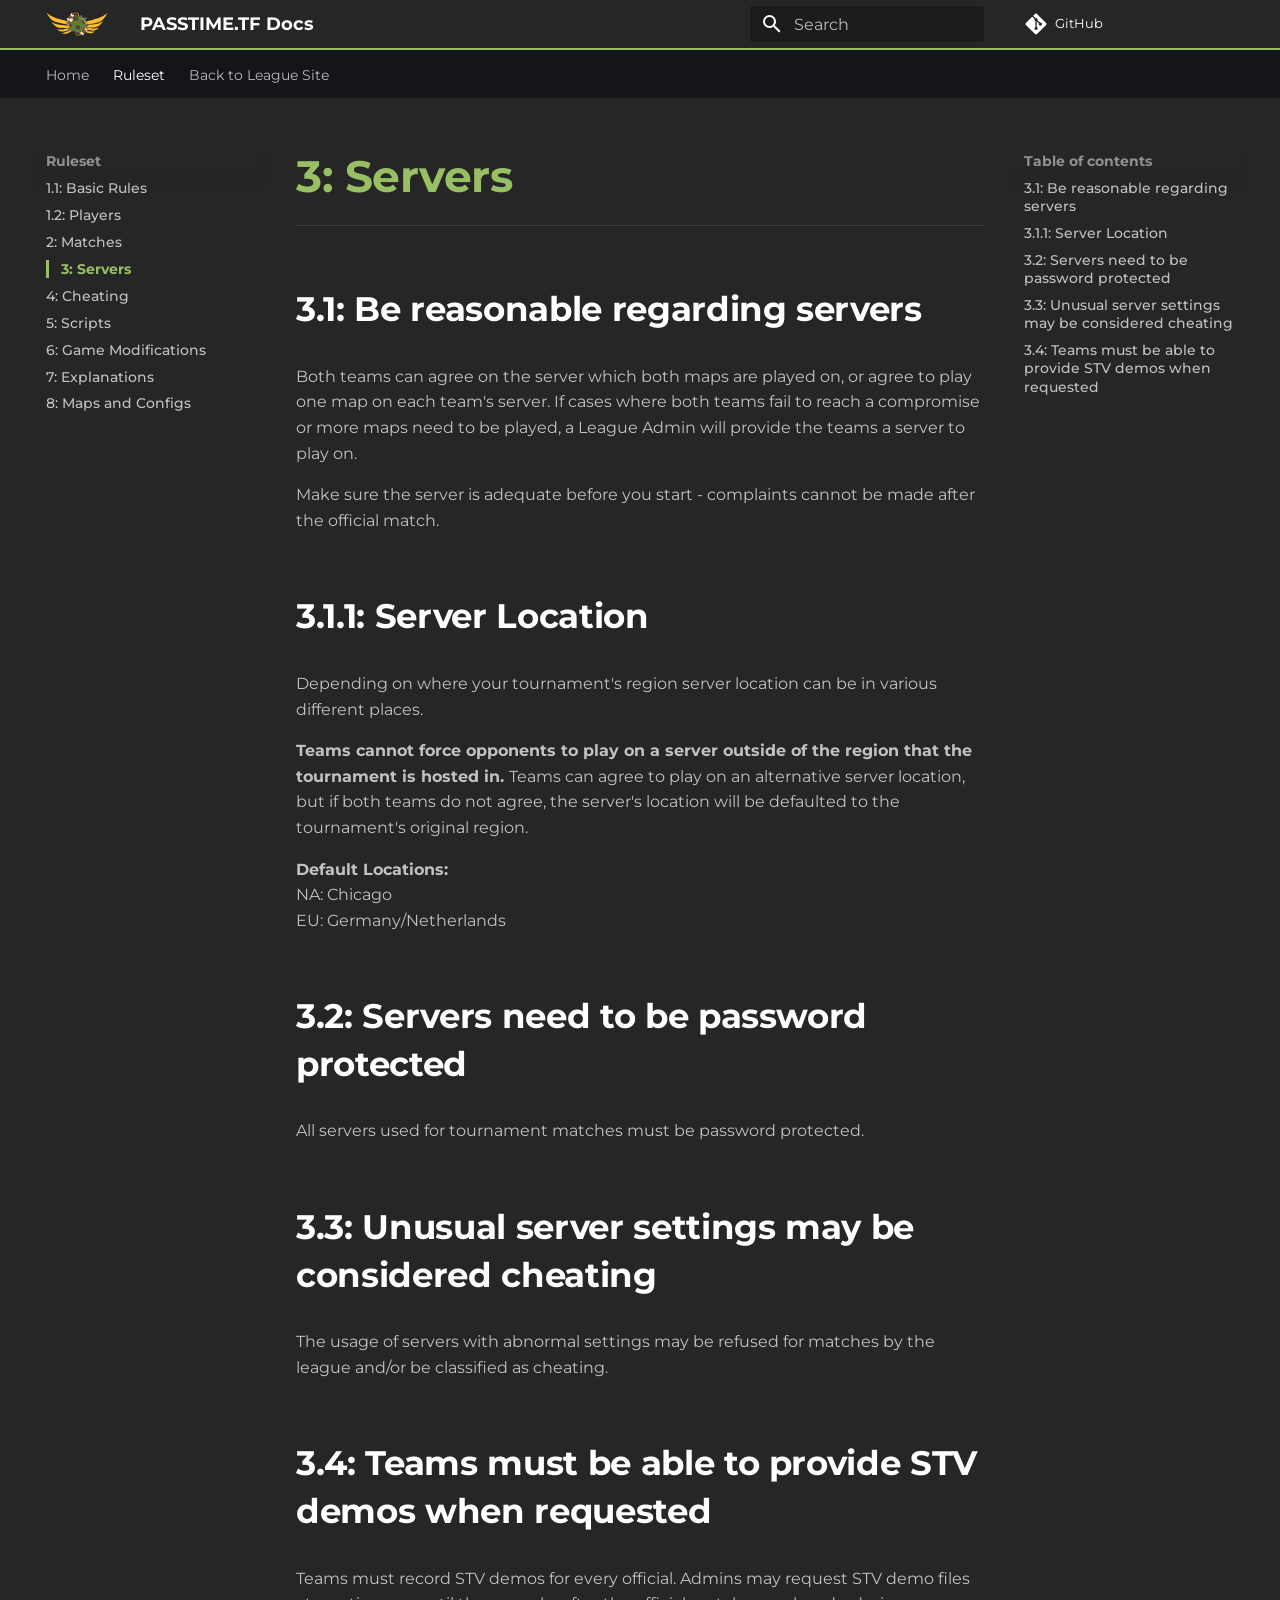
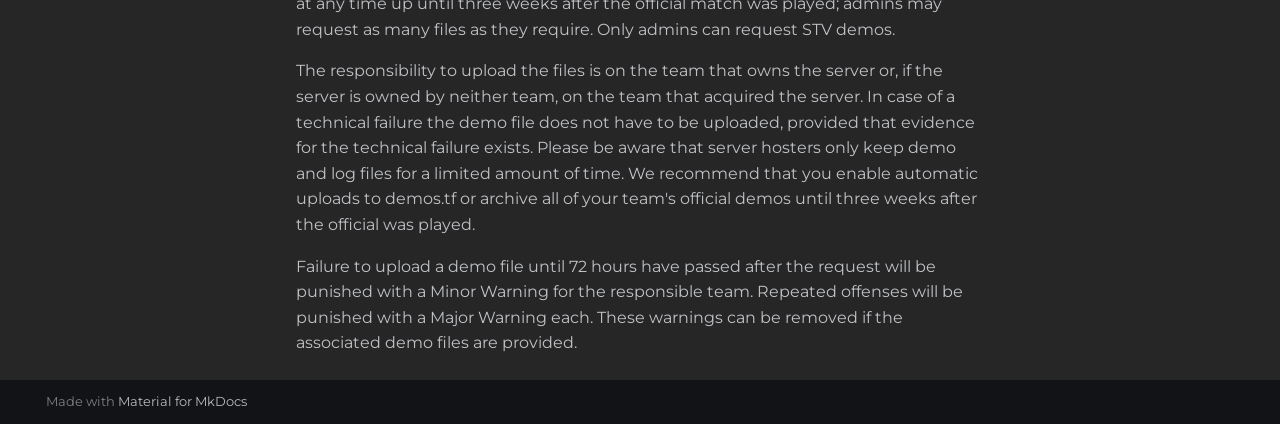
<file: servers/servers/index.html>
<!doctype html>
<html lang="en" class="no-js">
  <head>
    
      <meta charset="utf-8">
      <meta name="viewport" content="width=device-width,initial-scale=1">
      
      
      
        <link rel="canonical" href="https://p4sstime.github.io/p4ss-docs/servers/servers/">
      
      
        <link rel="prev" href="../../matches/matches/">
      
      
        <link rel="next" href="../../cheating/cheating/">
      
      
        
      
      
      <link rel="icon" href="../../assets/favicon.ico">
      <meta name="generator" content="mkdocs-1.6.1, mkdocs-material-9.7.6">
    
    
      
        <title>3: Servers - PASSTIME.TF Docs</title>
      
    
    
      <link rel="stylesheet" href="../../assets/stylesheets/main.484c7ddc.min.css">
      
        
        <link rel="stylesheet" href="../../assets/stylesheets/palette.ab4e12ef.min.css">
      
      


    
    
      
    
    
      
        
        
        <link rel="preconnect" href="https://fonts.gstatic.com" crossorigin>
        <link rel="stylesheet" href="https://fonts.googleapis.com/css?family=Montserrat:300,300i,400,400i,700,700i%7CRoboto+Mono:400,400i,700,700i&display=fallback">
        <style>:root{--md-text-font:"Montserrat";--md-code-font:"Roboto Mono"}</style>
      
    
    
      <link rel="stylesheet" href="../../css/custom.css">
    
    <script>__md_scope=new URL("../..",location),__md_hash=e=>[...e].reduce(((e,_)=>(e<<5)-e+_.charCodeAt(0)),0),__md_get=(e,_=localStorage,t=__md_scope)=>JSON.parse(_.getItem(t.pathname+"."+e)),__md_set=(e,_,t=localStorage,a=__md_scope)=>{try{t.setItem(a.pathname+"."+e,JSON.stringify(_))}catch(e){}}</script>
    
      

    
    
  </head>
  
  
    
    
      
    
    
    
    
    <body dir="ltr" data-md-color-scheme="slate" data-md-color-primary="black" data-md-color-accent="green">
  
    
    <input class="md-toggle" data-md-toggle="drawer" type="checkbox" id="__drawer" autocomplete="off">
    <input class="md-toggle" data-md-toggle="search" type="checkbox" id="__search" autocomplete="off">
    <label class="md-overlay" for="__drawer"></label>
    <div data-md-component="skip">
      
        
        <a href="#3-servers" class="md-skip">
          Skip to content
        </a>
      
    </div>
    <div data-md-component="announce">
      
    </div>
    
    
      

<header class="md-header" data-md-component="header">
  <nav class="md-header__inner md-grid" aria-label="Header">
    <a href="../.." title="PASSTIME.TF Docs" class="md-header__button md-logo" aria-label="PASSTIME.TF Docs" data-md-component="logo">
      
  <img src="../../assets/logo.png" alt="logo">

    </a>
    <label class="md-header__button md-icon" for="__drawer">
      
      <svg xmlns="http://www.w3.org/2000/svg" viewBox="0 0 24 24"><path d="M3 6h18v2H3zm0 5h18v2H3zm0 5h18v2H3z"/></svg>
    </label>
    <div class="md-header__title" data-md-component="header-title">
      <div class="md-header__ellipsis">
        <div class="md-header__topic">
          <span class="md-ellipsis">
            PASSTIME.TF Docs
          </span>
        </div>
        <div class="md-header__topic" data-md-component="header-topic">
          <span class="md-ellipsis">
            
              3: Servers
            
          </span>
        </div>
      </div>
    </div>
    
      
        <form class="md-header__option" data-md-component="palette">
  
    
    
    
    <input class="md-option" data-md-color-media="" data-md-color-scheme="slate" data-md-color-primary="black" data-md-color-accent="green"  aria-hidden="true"  type="radio" name="__palette" id="__palette_0">
    
  
</form>
      
    
    
      <script>var palette=__md_get("__palette");if(palette&&palette.color){if("(prefers-color-scheme)"===palette.color.media){var media=matchMedia("(prefers-color-scheme: light)"),input=document.querySelector(media.matches?"[data-md-color-media='(prefers-color-scheme: light)']":"[data-md-color-media='(prefers-color-scheme: dark)']");palette.color.media=input.getAttribute("data-md-color-media"),palette.color.scheme=input.getAttribute("data-md-color-scheme"),palette.color.primary=input.getAttribute("data-md-color-primary"),palette.color.accent=input.getAttribute("data-md-color-accent")}for(var[key,value]of Object.entries(palette.color))document.body.setAttribute("data-md-color-"+key,value)}</script>
    
    
    
      
      
        <label class="md-header__button md-icon" for="__search">
          
          <svg xmlns="http://www.w3.org/2000/svg" viewBox="0 0 24 24"><path d="M9.5 3A6.5 6.5 0 0 1 16 9.5c0 1.61-.59 3.09-1.56 4.23l.27.27h.79l5 5-1.5 1.5-5-5v-.79l-.27-.27A6.52 6.52 0 0 1 9.5 16 6.5 6.5 0 0 1 3 9.5 6.5 6.5 0 0 1 9.5 3m0 2C7 5 5 7 5 9.5S7 14 9.5 14 14 12 14 9.5 12 5 9.5 5"/></svg>
        </label>
        <div class="md-search" data-md-component="search" role="dialog">
  <label class="md-search__overlay" for="__search"></label>
  <div class="md-search__inner" role="search">
    <form class="md-search__form" name="search">
      <input type="text" class="md-search__input" name="query" aria-label="Search" placeholder="Search" autocapitalize="off" autocorrect="off" autocomplete="off" spellcheck="false" data-md-component="search-query" required>
      <label class="md-search__icon md-icon" for="__search">
        
        <svg xmlns="http://www.w3.org/2000/svg" viewBox="0 0 24 24"><path d="M9.5 3A6.5 6.5 0 0 1 16 9.5c0 1.61-.59 3.09-1.56 4.23l.27.27h.79l5 5-1.5 1.5-5-5v-.79l-.27-.27A6.52 6.52 0 0 1 9.5 16 6.5 6.5 0 0 1 3 9.5 6.5 6.5 0 0 1 9.5 3m0 2C7 5 5 7 5 9.5S7 14 9.5 14 14 12 14 9.5 12 5 9.5 5"/></svg>
        
        <svg xmlns="http://www.w3.org/2000/svg" viewBox="0 0 24 24"><path d="M20 11v2H8l5.5 5.5-1.42 1.42L4.16 12l7.92-7.92L13.5 5.5 8 11z"/></svg>
      </label>
      <nav class="md-search__options" aria-label="Search">
        
        <button type="reset" class="md-search__icon md-icon" title="Clear" aria-label="Clear" tabindex="-1">
          
          <svg xmlns="http://www.w3.org/2000/svg" viewBox="0 0 24 24"><path d="M19 6.41 17.59 5 12 10.59 6.41 5 5 6.41 10.59 12 5 17.59 6.41 19 12 13.41 17.59 19 19 17.59 13.41 12z"/></svg>
        </button>
      </nav>
      
        <div class="md-search__suggest" data-md-component="search-suggest"></div>
      
    </form>
    <div class="md-search__output">
      <div class="md-search__scrollwrap" tabindex="0" data-md-scrollfix>
        <div class="md-search-result" data-md-component="search-result">
          <div class="md-search-result__meta">
            Initializing search
          </div>
          <ol class="md-search-result__list" role="presentation"></ol>
        </div>
      </div>
    </div>
  </div>
</div>
      
    
    
      <div class="md-header__source">
        <a href="https://github.com/p4sstime/p4ss-docs/" title="Go to repository" class="md-source" data-md-component="source">
  <div class="md-source__icon md-icon">
    
    <svg xmlns="http://www.w3.org/2000/svg" viewBox="0 0 448 512"><!--! Font Awesome Free 7.1.0 by @fontawesome - https://fontawesome.com License - https://fontawesome.com/license/free (Icons: CC BY 4.0, Fonts: SIL OFL 1.1, Code: MIT License) Copyright 2025 Fonticons, Inc.--><path d="M439.6 236.1 244 40.5c-5.4-5.5-12.8-8.5-20.4-8.5s-15 3-20.4 8.4L162.5 81l51.5 51.5c27.1-9.1 52.7 16.8 43.4 43.7l49.7 49.7c34.2-11.8 61.2 31 35.5 56.7-26.5 26.5-70.2-2.9-56-37.3L240.3 199v121.9c25.3 12.5 22.3 41.8 9.1 55-6.4 6.4-15.2 10.1-24.3 10.1s-17.8-3.6-24.3-10.1c-17.6-17.6-11.1-46.9 11.2-56v-123c-20.8-8.5-24.6-30.7-18.6-45L142.6 101 8.5 235.1C3 240.6 0 247.9 0 255.5s3 15 8.5 20.4l195.6 195.7c5.4 5.4 12.7 8.4 20.4 8.4s15-3 20.4-8.4l194.7-194.7c5.4-5.4 8.4-12.8 8.4-20.4s-3-15-8.4-20.4"/></svg>
  </div>
  <div class="md-source__repository">
    GitHub
  </div>
</a>
      </div>
    
  </nav>
  
</header>
    
    <div class="md-container" data-md-component="container">
      
      
        
          
            
<nav class="md-tabs" aria-label="Tabs" data-md-component="tabs">
  <div class="md-grid">
    <ul class="md-tabs__list">
      
        
  
  
  
  
    <li class="md-tabs__item">
      <a href="../.." class="md-tabs__link">
        
  
  
    
  
  Home

      </a>
    </li>
  

      
        
  
  
  
    
  
  
    
    
      <li class="md-tabs__item md-tabs__item--active">
        <a href="../../basics/basics/" class="md-tabs__link">
          
  
  
  Ruleset

        </a>
      </li>
    
  

      
        
  
  
  
  
    <li class="md-tabs__item">
      <a href="https://league.passtime.tf" class="md-tabs__link">
        
  
  
    
  
  Back to League Site

      </a>
    </li>
  

      
    </ul>
  </div>
</nav>
          
        
      
      <main class="md-main" data-md-component="main">
        <div class="md-main__inner md-grid">
          
            
              
              <div class="md-sidebar md-sidebar--primary" data-md-component="sidebar" data-md-type="navigation" >
                <div class="md-sidebar__scrollwrap">
                  <div class="md-sidebar__inner">
                    


  


<nav class="md-nav md-nav--primary md-nav--lifted" aria-label="Navigation" data-md-level="0">
  <label class="md-nav__title" for="__drawer">
    <a href="../.." title="PASSTIME.TF Docs" class="md-nav__button md-logo" aria-label="PASSTIME.TF Docs" data-md-component="logo">
      
  <img src="../../assets/logo.png" alt="logo">

    </a>
    PASSTIME.TF Docs
  </label>
  
    <div class="md-nav__source">
      <a href="https://github.com/p4sstime/p4ss-docs/" title="Go to repository" class="md-source" data-md-component="source">
  <div class="md-source__icon md-icon">
    
    <svg xmlns="http://www.w3.org/2000/svg" viewBox="0 0 448 512"><!--! Font Awesome Free 7.1.0 by @fontawesome - https://fontawesome.com License - https://fontawesome.com/license/free (Icons: CC BY 4.0, Fonts: SIL OFL 1.1, Code: MIT License) Copyright 2025 Fonticons, Inc.--><path d="M439.6 236.1 244 40.5c-5.4-5.5-12.8-8.5-20.4-8.5s-15 3-20.4 8.4L162.5 81l51.5 51.5c27.1-9.1 52.7 16.8 43.4 43.7l49.7 49.7c34.2-11.8 61.2 31 35.5 56.7-26.5 26.5-70.2-2.9-56-37.3L240.3 199v121.9c25.3 12.5 22.3 41.8 9.1 55-6.4 6.4-15.2 10.1-24.3 10.1s-17.8-3.6-24.3-10.1c-17.6-17.6-11.1-46.9 11.2-56v-123c-20.8-8.5-24.6-30.7-18.6-45L142.6 101 8.5 235.1C3 240.6 0 247.9 0 255.5s3 15 8.5 20.4l195.6 195.7c5.4 5.4 12.7 8.4 20.4 8.4s15-3 20.4-8.4l194.7-194.7c5.4-5.4 8.4-12.8 8.4-20.4s-3-15-8.4-20.4"/></svg>
  </div>
  <div class="md-source__repository">
    GitHub
  </div>
</a>
    </div>
  
  <ul class="md-nav__list" data-md-scrollfix>
    
      
      
  
  
  
  
    <li class="md-nav__item">
      <a href="../.." class="md-nav__link">
        
  
  
  <span class="md-ellipsis">
    
  
    Home
  

    
  </span>
  
  

      </a>
    </li>
  

    
      
      
  
  
    
  
  
  
    
    
    
    
      
        
        
      
      
        
      
    
    
    <li class="md-nav__item md-nav__item--active md-nav__item--section md-nav__item--nested">
      
        
        
        <input class="md-nav__toggle md-toggle " type="checkbox" id="__nav_2" checked>
        
          
          <label class="md-nav__link" for="__nav_2" id="__nav_2_label" tabindex="">
            
  
  
  <span class="md-ellipsis">
    
  
    Ruleset
  

    
  </span>
  
  

            <span class="md-nav__icon md-icon"></span>
          </label>
        
        <nav class="md-nav" data-md-level="1" aria-labelledby="__nav_2_label" aria-expanded="true">
          <label class="md-nav__title" for="__nav_2">
            <span class="md-nav__icon md-icon"></span>
            
  
    Ruleset
  

          </label>
          <ul class="md-nav__list" data-md-scrollfix>
            
              
                
  
  
  
  
    <li class="md-nav__item">
      <a href="../../basics/basics/" class="md-nav__link">
        
  
  
  <span class="md-ellipsis">
    
  
    1.1: Basic Rules
  

    
  </span>
  
  

      </a>
    </li>
  

              
            
              
                
  
  
  
  
    <li class="md-nav__item">
      <a href="../../basics/players/" class="md-nav__link">
        
  
  
  <span class="md-ellipsis">
    
  
    1.2: Players
  

    
  </span>
  
  

      </a>
    </li>
  

              
            
              
                
  
  
  
  
    <li class="md-nav__item">
      <a href="../../matches/matches/" class="md-nav__link">
        
  
  
  <span class="md-ellipsis">
    
  
    2: Matches
  

    
  </span>
  
  

      </a>
    </li>
  

              
            
              
                
  
  
    
  
  
  
    <li class="md-nav__item md-nav__item--active">
      
      <input class="md-nav__toggle md-toggle" type="checkbox" id="__toc">
      
      
        
      
      
        <label class="md-nav__link md-nav__link--active" for="__toc">
          
  
  
  <span class="md-ellipsis">
    
  
    3: Servers
  

    
  </span>
  
  

          <span class="md-nav__icon md-icon"></span>
        </label>
      
      <a href="./" class="md-nav__link md-nav__link--active">
        
  
  
  <span class="md-ellipsis">
    
  
    3: Servers
  

    
  </span>
  
  

      </a>
      
        

<nav class="md-nav md-nav--secondary" aria-label="Table of contents">
  
  
  
    
  
  
    <label class="md-nav__title" for="__toc">
      <span class="md-nav__icon md-icon"></span>
      Table of contents
    </label>
    <ul class="md-nav__list" data-md-component="toc" data-md-scrollfix>
      
        <li class="md-nav__item">
  <a href="#31-be-reasonable-regarding-servers" class="md-nav__link">
    <span class="md-ellipsis">
      
        3.1: Be reasonable regarding servers
      
    </span>
  </a>
  
</li>
      
        <li class="md-nav__item">
  <a href="#311-server-location" class="md-nav__link">
    <span class="md-ellipsis">
      
        3.1.1: Server Location
      
    </span>
  </a>
  
</li>
      
        <li class="md-nav__item">
  <a href="#32-servers-need-to-be-password-protected" class="md-nav__link">
    <span class="md-ellipsis">
      
        3.2: Servers need to be password protected
      
    </span>
  </a>
  
</li>
      
        <li class="md-nav__item">
  <a href="#33-unusual-server-settings-may-be-considered-cheating" class="md-nav__link">
    <span class="md-ellipsis">
      
        3.3: Unusual server settings may be considered cheating
      
    </span>
  </a>
  
</li>
      
        <li class="md-nav__item">
  <a href="#34-teams-must-be-able-to-provide-stv-demos-when-requested" class="md-nav__link">
    <span class="md-ellipsis">
      
        3.4: Teams must be able to provide STV demos when requested
      
    </span>
  </a>
  
</li>
      
    </ul>
  
</nav>
      
    </li>
  

              
            
              
                
  
  
  
  
    <li class="md-nav__item">
      <a href="../../cheating/cheating/" class="md-nav__link">
        
  
  
  <span class="md-ellipsis">
    
  
    4: Cheating
  

    
  </span>
  
  

      </a>
    </li>
  

              
            
              
                
  
  
  
  
    <li class="md-nav__item">
      <a href="../../scripts/scripts/" class="md-nav__link">
        
  
  
  <span class="md-ellipsis">
    
  
    5: Scripts
  

    
  </span>
  
  

      </a>
    </li>
  

              
            
              
                
  
  
  
  
    <li class="md-nav__item">
      <a href="../../mods/mods/" class="md-nav__link">
        
  
  
  <span class="md-ellipsis">
    
  
    6: Game Modifications
  

    
  </span>
  
  

      </a>
    </li>
  

              
            
              
                
  
  
  
  
    <li class="md-nav__item">
      <a href="../../explanations/explanations/" class="md-nav__link">
        
  
  
  <span class="md-ellipsis">
    
  
    7: Explanations
  

    
  </span>
  
  

      </a>
    </li>
  

              
            
              
                
  
  
  
  
    <li class="md-nav__item">
      <a href="../../maps-configs/maps-and-configs/" class="md-nav__link">
        
  
  
  <span class="md-ellipsis">
    
  
    8: Maps and Configs
  

    
  </span>
  
  

      </a>
    </li>
  

              
            
          </ul>
        </nav>
      
    </li>
  

    
      
      
  
  
  
  
    <li class="md-nav__item">
      <a href="https://league.passtime.tf" class="md-nav__link">
        
  
  
  <span class="md-ellipsis">
    
  
    Back to League Site
  

    
  </span>
  
  

      </a>
    </li>
  

    
  </ul>
</nav>
                  </div>
                </div>
              </div>
            
            
              
              <div class="md-sidebar md-sidebar--secondary" data-md-component="sidebar" data-md-type="toc" >
                <div class="md-sidebar__scrollwrap">
                  <div class="md-sidebar__inner">
                    

<nav class="md-nav md-nav--secondary" aria-label="Table of contents">
  
  
  
    
  
  
    <label class="md-nav__title" for="__toc">
      <span class="md-nav__icon md-icon"></span>
      Table of contents
    </label>
    <ul class="md-nav__list" data-md-component="toc" data-md-scrollfix>
      
        <li class="md-nav__item">
  <a href="#31-be-reasonable-regarding-servers" class="md-nav__link">
    <span class="md-ellipsis">
      
        3.1: Be reasonable regarding servers
      
    </span>
  </a>
  
</li>
      
        <li class="md-nav__item">
  <a href="#311-server-location" class="md-nav__link">
    <span class="md-ellipsis">
      
        3.1.1: Server Location
      
    </span>
  </a>
  
</li>
      
        <li class="md-nav__item">
  <a href="#32-servers-need-to-be-password-protected" class="md-nav__link">
    <span class="md-ellipsis">
      
        3.2: Servers need to be password protected
      
    </span>
  </a>
  
</li>
      
        <li class="md-nav__item">
  <a href="#33-unusual-server-settings-may-be-considered-cheating" class="md-nav__link">
    <span class="md-ellipsis">
      
        3.3: Unusual server settings may be considered cheating
      
    </span>
  </a>
  
</li>
      
        <li class="md-nav__item">
  <a href="#34-teams-must-be-able-to-provide-stv-demos-when-requested" class="md-nav__link">
    <span class="md-ellipsis">
      
        3.4: Teams must be able to provide STV demos when requested
      
    </span>
  </a>
  
</li>
      
    </ul>
  
</nav>
                  </div>
                </div>
              </div>
            
          
          
            <div class="md-content" data-md-component="content">
              
              <article class="md-content__inner md-typeset">
                
                  


  
  


<h1 id="3-servers"><b> 3: Servers </b></h1>
<h2 id="31-be-reasonable-regarding-servers"><b> 3.1: Be reasonable regarding servers </b></h2>
<p>Both teams can agree on the server which both maps are played on, or agree to play one map on each team's server. If cases where both teams fail to reach a compromise or more maps need to be played, a League Admin will provide the teams a server to play on.</p>
<p>Make sure the server is adequate before you start - complaints cannot be made after the official match.</p>
<h2 id="311-server-location"><b> 3.1.1: Server Location </b></h2>
<p>Depending on where your tournament's region server location can be in various different places.</p>
<p><b> Teams cannot force opponents to play on a server outside of the region that the tournament is hosted in. </b> Teams can agree to play on an alternative server location, but if both teams do not agree, the server's location will be defaulted to the tournament's original region.</p>
<p><b> Default Locations: </b> <br />
NA: Chicago <br />
EU: Germany/Netherlands</p>
<h2 id="32-servers-need-to-be-password-protected"><b> 3.2: Servers need to be password protected </b></h2>
<p>All servers used for tournament matches must be password protected.</p>
<h2 id="33-unusual-server-settings-may-be-considered-cheating"><b> 3.3: Unusual server settings may be considered cheating </b></h2>
<p>The usage of servers with abnormal settings may be refused for matches by the league and/or be classified as cheating.</p>
<h2 id="34-teams-must-be-able-to-provide-stv-demos-when-requested"><b> 3.4: Teams must be able to provide STV demos when requested </b></h2>
<p>Teams must record STV demos for every official. Admins may request STV demo files at any time up until three weeks after the official match was played; admins may request as many files as they require. Only admins can request STV demos.</p>
<p>The responsibility to upload the files is on the team that owns the server or, if the server is owned by neither team, on the team that acquired the server. In case of a technical failure the demo file does not have to be uploaded, provided that evidence for the technical failure exists. Please be aware that server hosters only keep demo and log files for a limited amount of time. We recommend that you enable automatic uploads to demos.tf or archive all of your team's official demos until three weeks after the official was played.</p>
<p>Failure to upload a demo file until 72 hours have passed after the request will be punished with a Minor Warning for the responsible team. Repeated offenses will be punished with a Major Warning each. These warnings can be removed if the associated demo files are provided.</p>












                
              </article>
            </div>
          
          
<script>var target=document.getElementById(location.hash.slice(1));target&&target.name&&(target.checked=target.name.startsWith("__tabbed_"))</script>
        </div>
        
          <button type="button" class="md-top md-icon" data-md-component="top" hidden>
  
  <svg xmlns="http://www.w3.org/2000/svg" viewBox="0 0 24 24"><path d="M13 20h-2V8l-5.5 5.5-1.42-1.42L12 4.16l7.92 7.92-1.42 1.42L13 8z"/></svg>
  Back to top
</button>
        
      </main>
      
        <footer class="md-footer">
  
  <div class="md-footer-meta md-typeset">
    <div class="md-footer-meta__inner md-grid">
      <div class="md-copyright">
  
  
    Made with
    <a href="https://squidfunk.github.io/mkdocs-material/" target="_blank" rel="noopener">
      Material for MkDocs
    </a>
  
</div>
      
    </div>
  </div>
</footer>
      
    </div>
    <div class="md-dialog" data-md-component="dialog">
      <div class="md-dialog__inner md-typeset"></div>
    </div>
    
    
    
      
      
      <script id="__config" type="application/json">{"annotate": null, "base": "../..", "features": ["navigation.tabs", "navigation.sections", "navigation.top", "search.suggest", "search.highlight", "content.code.copy"], "search": "../../assets/javascripts/workers/search.2c215733.min.js", "tags": null, "translations": {"clipboard.copied": "Copied to clipboard", "clipboard.copy": "Copy to clipboard", "search.result.more.one": "1 more on this page", "search.result.more.other": "# more on this page", "search.result.none": "No matching documents", "search.result.one": "1 matching document", "search.result.other": "# matching documents", "search.result.placeholder": "Type to start searching", "search.result.term.missing": "Missing", "select.version": "Select version"}, "version": null}</script>
    
    
      <script src="../../assets/javascripts/bundle.79ae519e.min.js"></script>
      
    
  </body>
</html>
</file>
<file: css/custom.css>
:root {
  --md-primary-fg-color: #262626;
  --md-primary-bg-color: #ffffff;
  --md-accent-fg-color: #98bf64;
  --md-accent-bg-color: #ffffff;
}

[data-md-color-scheme="slate"] {
  --md-default-bg-color: #262626;
  --md-default-bg-color--light: #2b2b2b;
  --md-default-bg-color--lighter: #303030;
}

body {
  font-family: "Montserrat", sans-serif;
  line-height: 1.6;
}

.md-typeset h1 {
  font-size: 2.2rem;
  font-weight: 300;
  margin-bottom: 2rem;
  color: #98bf64;
  border-bottom: 1px solid rgba(152, 191, 100, 0.2);
  padding-bottom: 1rem;
}

.md-typeset h2 {
  font-size: 1.7rem;
  font-weight: 400;
  margin-top: 3rem;
  margin-bottom: 1.5rem;
  color: #ffffff;
}

.md-typeset h3 {
  font-size: 1.3rem;
  font-weight: 500;
  margin-top: 2rem;
  color: #98bf64;
}

.md-typeset ul,
.md-typeset ol {
  margin-bottom: 1.5rem;
}

.md-typeset li {
  margin-bottom: 0.5rem;
}

.md-nav__link {
  font-weight: 500;
  transition: color 0.25s;
}

.md-nav__link--active {
  color: #98bf64 !important;
  font-weight: 700;
  border-left: 3px solid #98bf64;
  padding-left: 12px !important;
}

.md-nav__link:hover {
  color: #98bf64 !important;
}

.md-header {
  background-color: #262626 !important;
  border-bottom: 2px solid #98bf64;
}

.portal-card {
  background: rgba(255, 255, 255, 0.05);
  padding: 2rem;
  border-radius: 12px;
  border: 1px solid rgba(152, 191, 100, 0.1);
  border-left: 6px solid #98bf64;
  transition: all 0.3s ease;
  text-decoration: none !important;
  display: block;
  margin-bottom: 2rem;
}

.portal-card:hover {
  background: rgba(152, 191, 100, 0.1);
  transform: translateX(10px);
  border-color: #98bf64;
}

.portal-card h2 {
  margin-top: 0;
  color: #98bf64;
  font-weight: 300;
  font-size: 2rem;
}

.portal-card p {
  color: #ccc;
  font-size: 1.1rem;
  margin-bottom: 0;
}

.md-nav__item a[href*="league.passtime.tf"] {
  color: #98bf64 !important;
  font-weight: 800;
  text-transform: uppercase;
  font-style: italic;
  background: rgba(152, 191, 100, 0.1);
  padding: 8px 12px;
  border-radius: 4px;
  margin-top: 20px;
  display: block;
}
</file>
<file: assets/stylesheets/main.484c7ddc.min.css>
@charset "UTF-8";html{-webkit-text-size-adjust:none;-moz-text-size-adjust:none;text-size-adjust:none;box-sizing:border-box}*,:after,:before{box-sizing:inherit}@media (prefers-reduced-motion){*,:after,:before{transition:none!important}}body{margin:0}a,button,input,label{-webkit-tap-highlight-color:transparent}a{color:inherit;text-decoration:none}hr{border:0;box-sizing:initial;display:block;height:.05rem;overflow:visible;padding:0}small{font-size:80%}sub,sup{line-height:1em}img{border-style:none}table{border-collapse:initial;border-spacing:0}td,th{font-weight:400;vertical-align:top}button{background:#0000;border:0;font-family:inherit;font-size:inherit;margin:0;padding:0}input{border:0;outline:none}:root{--md-primary-fg-color:#4051b5;--md-primary-fg-color--light:#5d6cc0;--md-primary-fg-color--dark:#303fa1;--md-primary-bg-color:#fff;--md-primary-bg-color--light:#ffffffb3;--md-accent-fg-color:#526cfe;--md-accent-fg-color--transparent:#526cfe1a;--md-accent-bg-color:#fff;--md-accent-bg-color--light:#ffffffb3}[data-md-color-scheme=default]{color-scheme:light}[data-md-color-scheme=default] img[src$="#gh-dark-mode-only"],[data-md-color-scheme=default] img[src$="#only-dark"]{display:none}:root,[data-md-color-scheme=default]{--md-hue:225deg;--md-default-fg-color:#000000de;--md-default-fg-color--light:#0000008a;--md-default-fg-color--lighter:#00000052;--md-default-fg-color--lightest:#00000012;--md-default-bg-color:#fff;--md-default-bg-color--light:#ffffffb3;--md-default-bg-color--lighter:#ffffff4d;--md-default-bg-color--lightest:#ffffff1f;--md-code-fg-color:#36464e;--md-code-bg-color:#f5f5f5;--md-code-bg-color--light:#f5f5f5b3;--md-code-bg-color--lighter:#f5f5f54d;--md-code-hl-color:#4287ff;--md-code-hl-color--light:#4287ff1a;--md-code-hl-number-color:#d52a2a;--md-code-hl-special-color:#db1457;--md-code-hl-function-color:#a846b9;--md-code-hl-constant-color:#6e59d9;--md-code-hl-keyword-color:#3f6ec6;--md-code-hl-string-color:#1c7d4d;--md-code-hl-name-color:var(--md-code-fg-color);--md-code-hl-operator-color:var(--md-default-fg-color--light);--md-code-hl-punctuation-color:var(--md-default-fg-color--light);--md-code-hl-comment-color:var(--md-default-fg-color--light);--md-code-hl-generic-color:var(--md-default-fg-color--light);--md-code-hl-variable-color:var(--md-default-fg-color--light);--md-typeset-color:var(--md-default-fg-color);--md-typeset-a-color:var(--md-primary-fg-color);--md-typeset-del-color:#f5503d26;--md-typeset-ins-color:#0bd57026;--md-typeset-kbd-color:#fafafa;--md-typeset-kbd-accent-color:#fff;--md-typeset-kbd-border-color:#b8b8b8;--md-typeset-mark-color:#ffff0080;--md-typeset-table-color:#0000001f;--md-typeset-table-color--light:rgba(0,0,0,.035);--md-admonition-fg-color:var(--md-default-fg-color);--md-admonition-bg-color:var(--md-default-bg-color);--md-warning-fg-color:#000000de;--md-warning-bg-color:#ff9;--md-footer-fg-color:#fff;--md-footer-fg-color--light:#ffffffb3;--md-footer-fg-color--lighter:#ffffff73;--md-footer-bg-color:#000000de;--md-footer-bg-color--dark:#00000052;--md-shadow-z1:0 0.2rem 0.5rem #0000000d,0 0 0.05rem #0000001a;--md-shadow-z2:0 0.2rem 0.5rem #0000001a,0 0 0.05rem #00000040;--md-shadow-z3:0 0.2rem 0.5rem #0003,0 0 0.05rem #00000059}.md-icon svg{fill:currentcolor;display:block;height:1.2rem;width:1.2rem}body{-webkit-font-smoothing:antialiased;-moz-osx-font-smoothing:grayscale;--md-text-font-family:var(--md-text-font,_),-apple-system,BlinkMacSystemFont,Helvetica,Arial,sans-serif;--md-code-font-family:var(--md-code-font,_),SFMono-Regular,Consolas,Menlo,monospace}aside,body,input{font-feature-settings:"kern","liga";color:var(--md-typeset-color);font-family:var(--md-text-font-family)}code,kbd,pre{font-feature-settings:"kern";font-family:var(--md-code-font-family)}:root{--md-typeset-table-sort-icon:url('data:image/svg+xml;charset=utf-8,<svg xmlns="http://www.w3.org/2000/svg" viewBox="0 0 24 24"><path d="m18 21-4-4h3V7h-3l4-4 4 4h-3v10h3M2 19v-2h10v2M2 13v-2h7v2M2 7V5h4v2z"/></svg>');--md-typeset-table-sort-icon--asc:url('data:image/svg+xml;charset=utf-8,<svg xmlns="http://www.w3.org/2000/svg" viewBox="0 0 24 24"><path d="M19 17h3l-4 4-4-4h3V3h2M2 17h10v2H2M6 5v2H2V5m0 6h7v2H2z"/></svg>');--md-typeset-table-sort-icon--desc:url('data:image/svg+xml;charset=utf-8,<svg xmlns="http://www.w3.org/2000/svg" viewBox="0 0 24 24"><path d="M19 7h3l-4-4-4 4h3v14h2M2 17h10v2H2M6 5v2H2V5m0 6h7v2H2z"/></svg>')}.md-typeset{-webkit-print-color-adjust:exact;color-adjust:exact;font-size:.8rem;line-height:1.6;overflow-wrap:break-word}@media print{.md-typeset{font-size:.68rem}}.md-typeset blockquote,.md-typeset dl,.md-typeset figure,.md-typeset ol,.md-typeset pre,.md-typeset ul{margin-bottom:1em;margin-top:1em}.md-typeset h1{color:var(--md-default-fg-color--light);font-size:2em;line-height:1.3;margin:0 0 1.25em}.md-typeset h1,.md-typeset h2{font-weight:300;letter-spacing:-.01em}.md-typeset h2{font-size:1.5625em;line-height:1.4;margin:1.6em 0 .64em}.md-typeset h3{font-size:1.25em;font-weight:400;letter-spacing:-.01em;line-height:1.5;margin:1.6em 0 .8em}.md-typeset h2+h3{margin-top:.8em}.md-typeset h4{font-weight:700;letter-spacing:-.01em;margin:1em 0}.md-typeset h5,.md-typeset h6{color:var(--md-default-fg-color--light);font-size:.8em;font-weight:700;letter-spacing:-.01em;margin:1.25em 0}.md-typeset h5{text-transform:uppercase}.md-typeset h5 code{text-transform:none}.md-typeset hr{border-bottom:.05rem solid var(--md-default-fg-color--lightest);display:flow-root;margin:1.5em 0}.md-typeset a{color:var(--md-typeset-a-color);word-break:break-word}.md-typeset a,.md-typeset a:before{transition:color 125ms}.md-typeset a:focus,.md-typeset a:hover{color:var(--md-accent-fg-color)}.md-typeset a:focus code,.md-typeset a:hover code{background-color:var(--md-accent-fg-color--transparent);color:var(--md-accent-fg-color)}.md-typeset a code{color:var(--md-typeset-a-color)}.md-typeset a.focus-visible{outline-color:var(--md-accent-fg-color);outline-offset:.2rem}.md-typeset code,.md-typeset kbd,.md-typeset pre{color:var(--md-code-fg-color);direction:ltr;font-variant-ligatures:none;transition:background-color 125ms}@media print{.md-typeset code,.md-typeset kbd,.md-typeset pre{white-space:pre-wrap}}.md-typeset code{background-color:var(--md-code-bg-color);border-radius:.1rem;-webkit-box-decoration-break:clone;box-decoration-break:clone;font-size:.85em;padding:0 .2941176471em;transition:color 125ms,background-color 125ms;word-break:break-word}.md-typeset code:not(.focus-visible){-webkit-tap-highlight-color:transparent;outline:none}.md-typeset pre{display:flow-root;line-height:1.4;position:relative}.md-typeset pre>code{-webkit-box-decoration-break:slice;box-decoration-break:slice;box-shadow:none;display:block;margin:0;outline-color:var(--md-accent-fg-color);overflow:auto;padding:.7720588235em 1.1764705882em;scrollbar-color:var(--md-default-fg-color--lighter) #0000;scrollbar-width:thin;touch-action:auto;word-break:normal}.md-typeset pre>code:hover{scrollbar-color:var(--md-accent-fg-color) #0000}.md-typeset pre>code::-webkit-scrollbar{height:.2rem;width:.2rem}.md-typeset pre>code::-webkit-scrollbar-thumb{background-color:var(--md-default-fg-color--lighter)}.md-typeset pre>code::-webkit-scrollbar-thumb:hover{background-color:var(--md-accent-fg-color)}.md-typeset kbd{background-color:var(--md-typeset-kbd-color);border-radius:.1rem;box-shadow:0 .1rem 0 .05rem var(--md-typeset-kbd-border-color),0 .1rem 0 var(--md-typeset-kbd-border-color),0 -.1rem .2rem var(--md-typeset-kbd-accent-color) inset;color:var(--md-default-fg-color);display:inline-block;font-size:.75em;padding:0 .6666666667em;vertical-align:text-top;word-break:break-word}.md-typeset mark{background-color:var(--md-typeset-mark-color);-webkit-box-decoration-break:clone;box-decoration-break:clone;color:inherit;word-break:break-word}.md-typeset abbr{cursor:help;text-decoration:none}.md-typeset [data-preview],.md-typeset abbr{border-bottom:.05rem dotted var(--md-default-fg-color--light)}.md-typeset small{opacity:.75}[dir=ltr] .md-typeset sub,[dir=ltr] .md-typeset sup{margin-left:.078125em}[dir=rtl] .md-typeset sub,[dir=rtl] .md-typeset sup{margin-right:.078125em}[dir=ltr] .md-typeset blockquote{padding-left:.6rem}[dir=rtl] .md-typeset blockquote{padding-right:.6rem}[dir=ltr] .md-typeset blockquote{border-left:.2rem solid var(--md-default-fg-color--lighter)}[dir=rtl] .md-typeset blockquote{border-right:.2rem solid var(--md-default-fg-color--lighter)}.md-typeset blockquote{color:var(--md-default-fg-color--light);margin-left:0;margin-right:0}.md-typeset ul{list-style-type:disc}.md-typeset ul[type]{list-style-type:revert-layer}[dir=ltr] .md-typeset ol,[dir=ltr] .md-typeset ul{margin-left:.625em}[dir=rtl] .md-typeset ol,[dir=rtl] .md-typeset ul{margin-right:.625em}.md-typeset ol,.md-typeset ul{padding:0}.md-typeset ol:not([hidden]),.md-typeset ul:not([hidden]){display:flow-root}.md-typeset ol ol,.md-typeset ul ol{list-style-type:lower-alpha}.md-typeset ol ol ol,.md-typeset ul ol ol{list-style-type:lower-roman}.md-typeset ol ol ol ol,.md-typeset ul ol ol ol{list-style-type:upper-alpha}.md-typeset ol ol ol ol ol,.md-typeset ul ol ol ol ol{list-style-type:upper-roman}.md-typeset ol[type],.md-typeset ul[type]{list-style-type:revert-layer}[dir=ltr] .md-typeset ol li,[dir=ltr] .md-typeset ul li{margin-left:1.25em}[dir=rtl] .md-typeset ol li,[dir=rtl] .md-typeset ul li{margin-right:1.25em}.md-typeset ol li,.md-typeset ul li{margin-bottom:.5em}.md-typeset ol li blockquote,.md-typeset ol li p,.md-typeset ul li blockquote,.md-typeset ul li p{margin:.5em 0}.md-typeset ol li:last-child,.md-typeset ul li:last-child{margin-bottom:0}[dir=ltr] .md-typeset ol li ol,[dir=ltr] .md-typeset ol li ul,[dir=ltr] .md-typeset ul li ol,[dir=ltr] .md-typeset ul li ul{margin-left:.625em}[dir=rtl] .md-typeset ol li ol,[dir=rtl] .md-typeset ol li ul,[dir=rtl] .md-typeset ul li ol,[dir=rtl] .md-typeset ul li ul{margin-right:.625em}.md-typeset ol li ol,.md-typeset ol li ul,.md-typeset ul li ol,.md-typeset ul li ul{margin-bottom:.5em;margin-top:.5em}[dir=ltr] .md-typeset dd{margin-left:1.875em}[dir=rtl] .md-typeset dd{margin-right:1.875em}.md-typeset dd{margin-bottom:1.5em;margin-top:1em}.md-typeset img,.md-typeset svg,.md-typeset video{height:auto;max-width:100%}.md-typeset img[align=left]{margin:1em 1em 1em 0}.md-typeset img[align=right]{margin:1em 0 1em 1em}.md-typeset img[align]:only-child{margin-top:0}.md-typeset figure{display:flow-root;margin:1em auto;max-width:100%;text-align:center;width:fit-content}.md-typeset figure img{display:block;margin:0 auto}.md-typeset figcaption{font-style:italic;margin:1em auto;max-width:24rem}.md-typeset iframe{max-width:100%}.md-typeset table:not([class]){background-color:var(--md-default-bg-color);border:.05rem solid var(--md-typeset-table-color);border-radius:.1rem;display:inline-block;font-size:.64rem;max-width:100%;overflow:auto;touch-action:auto}@media print{.md-typeset table:not([class]){display:table}}.md-typeset table:not([class])+*{margin-top:1.5em}.md-typeset table:not([class]) td>:first-child,.md-typeset table:not([class]) th>:first-child{margin-top:0}.md-typeset table:not([class]) td>:last-child,.md-typeset table:not([class]) th>:last-child{margin-bottom:0}.md-typeset table:not([class]) td:not([align]),.md-typeset table:not([class]) th:not([align]){text-align:left}[dir=rtl] .md-typeset table:not([class]) td:not([align]),[dir=rtl] .md-typeset table:not([class]) th:not([align]){text-align:right}.md-typeset table:not([class]) th{font-weight:700;min-width:5rem;padding:.9375em 1.25em;vertical-align:top}.md-typeset table:not([class]) td{border-top:.05rem solid var(--md-typeset-table-color);padding:.9375em 1.25em;vertical-align:top}.md-typeset table:not([class]) tbody tr{transition:background-color 125ms}.md-typeset table:not([class]) tbody tr:hover{background-color:var(--md-typeset-table-color--light);box-shadow:0 .05rem 0 var(--md-default-bg-color) inset}.md-typeset table:not([class]) a{word-break:normal}.md-typeset table th[role=columnheader]{cursor:pointer}[dir=ltr] .md-typeset table th[role=columnheader]:after{margin-left:.5em}[dir=rtl] .md-typeset table th[role=columnheader]:after{margin-right:.5em}.md-typeset table th[role=columnheader]:after{content:"";display:inline-block;height:1.2em;-webkit-mask-image:var(--md-typeset-table-sort-icon);mask-image:var(--md-typeset-table-sort-icon);-webkit-mask-repeat:no-repeat;mask-repeat:no-repeat;-webkit-mask-size:contain;mask-size:contain;transition:background-color 125ms;vertical-align:text-bottom;width:1.2em}.md-typeset table th[role=columnheader]:hover:after{background-color:var(--md-default-fg-color--lighter)}.md-typeset table th[role=columnheader][aria-sort=ascending]:after{background-color:var(--md-default-fg-color--light);-webkit-mask-image:var(--md-typeset-table-sort-icon--asc);mask-image:var(--md-typeset-table-sort-icon--asc)}.md-typeset table th[role=columnheader][aria-sort=descending]:after{background-color:var(--md-default-fg-color--light);-webkit-mask-image:var(--md-typeset-table-sort-icon--desc);mask-image:var(--md-typeset-table-sort-icon--desc)}.md-typeset__scrollwrap{margin:1em -.8rem;overflow-x:auto;touch-action:auto}.md-typeset__table{display:inline-block;margin-bottom:.5em;padding:0 .8rem}@media print{.md-typeset__table{display:block}}html .md-typeset__table table{display:table;margin:0;overflow:hidden;width:100%}@media screen and (max-width:44.984375em){.md-content__inner>pre{margin:1em -.8rem}.md-content__inner>pre code{border-radius:0}}.md-typeset .md-author{border-radius:100%;display:block;flex-shrink:0;height:1.6rem;overflow:hidden;position:relative;transition:color 125ms,transform 125ms;width:1.6rem}.md-typeset .md-author img{display:block}.md-typeset .md-author--more{background:var(--md-default-fg-color--lightest);color:var(--md-default-fg-color--lighter);font-size:.6rem;font-weight:700;line-height:1.6rem;text-align:center}.md-typeset .md-author--long{height:2.4rem;width:2.4rem}.md-typeset a.md-author{transform:scale(1)}.md-typeset a.md-author img{border-radius:100%;filter:grayscale(100%) opacity(75%);transition:filter 125ms}.md-typeset a.md-author:focus,.md-typeset a.md-author:hover{transform:scale(1.1);z-index:1}.md-typeset a.md-author:focus img,.md-typeset a.md-author:hover img{filter:grayscale(0)}.md-banner{background-color:var(--md-footer-bg-color);color:var(--md-footer-fg-color);overflow:auto}@media print{.md-banner{display:none}}.md-banner--warning{background-color:var(--md-warning-bg-color);color:var(--md-warning-fg-color)}.md-banner__inner{font-size:.7rem;margin:.6rem auto;padding:0 .8rem}[dir=ltr] .md-banner__button{float:right}[dir=rtl] .md-banner__button{float:left}.md-banner__button{color:inherit;cursor:pointer;transition:opacity .25s}.no-js .md-banner__button{display:none}.md-banner__button:hover{opacity:.7}html{font-size:125%;height:100%;overflow-x:hidden}@media screen and (min-width:100em){html{font-size:137.5%}}@media screen and (min-width:125em){html{font-size:150%}}body{background-color:var(--md-default-bg-color);display:flex;flex-direction:column;font-size:.5rem;min-height:100%;position:relative;width:100%}@media print{body{display:block}}@media screen and (max-width:59.984375em){body[data-md-scrolllock]{position:fixed}}.md-grid{margin-left:auto;margin-right:auto;max-width:61rem}.md-container{display:flex;flex-direction:column;flex-grow:1}@media print{.md-container{display:block}}.md-main{flex-grow:1}.md-main__inner{display:flex;height:100%;margin-top:1.5rem}.md-ellipsis{overflow:hidden;text-overflow:ellipsis}.md-toggle{display:none}.md-option{height:0;opacity:0;position:absolute;width:0}.md-option:checked+label:not([hidden]){display:block}.md-option.focus-visible+label{outline-color:var(--md-accent-fg-color);outline-style:auto}.md-skip{background-color:var(--md-default-fg-color);border-radius:.1rem;color:var(--md-default-bg-color);font-size:.64rem;margin:.5rem;opacity:0;outline-color:var(--md-accent-fg-color);padding:.3rem .5rem;position:fixed;transform:translateY(.4rem);z-index:-1}.md-skip:focus{opacity:1;transform:translateY(0);transition:transform .25s cubic-bezier(.4,0,.2,1),opacity 175ms 75ms;z-index:10}@page{margin:25mm}:root{--md-clipboard-icon:url('data:image/svg+xml;charset=utf-8,<svg xmlns="http://www.w3.org/2000/svg" viewBox="0 0 24 24"><path d="M19 21H8V7h11m0-2H8a2 2 0 0 0-2 2v14a2 2 0 0 0 2 2h11a2 2 0 0 0 2-2V7a2 2 0 0 0-2-2m-3-4H4a2 2 0 0 0-2 2v14h2V3h12z"/></svg>')}.md-clipboard{border-radius:.1rem;color:var(--md-default-fg-color--lightest);cursor:pointer;height:1.5em;outline-color:var(--md-accent-fg-color);outline-offset:.1rem;transition:color .25s;width:1.5em;z-index:1}@media print{.md-clipboard{display:none}}.md-clipboard:not(.focus-visible){-webkit-tap-highlight-color:transparent;outline:none}:hover>.md-clipboard{color:var(--md-default-fg-color--light)}.md-clipboard:focus,.md-clipboard:hover{color:var(--md-accent-fg-color)}.md-clipboard:after{background-color:currentcolor;content:"";display:block;height:1.125em;margin:0 auto;-webkit-mask-image:var(--md-clipboard-icon);mask-image:var(--md-clipboard-icon);-webkit-mask-position:center;mask-position:center;-webkit-mask-repeat:no-repeat;mask-repeat:no-repeat;-webkit-mask-size:contain;mask-size:contain;width:1.125em}.md-clipboard--inline{cursor:pointer}.md-clipboard--inline code{transition:color .25s,background-color .25s}.md-clipboard--inline:focus code,.md-clipboard--inline:hover code{background-color:var(--md-accent-fg-color--transparent);color:var(--md-accent-fg-color)}:root{--md-code-select-icon:url('data:image/svg+xml;charset=utf-8,<svg xmlns="http://www.w3.org/2000/svg" viewBox="0 0 24 24"><path d="M19 19h-4v2h4c1.1 0 2-.9 2-2v-4h-2m0-12h-4v2h4v4h2V5c0-1.1-.9-2-2-2M5 5h4V3H5c-1.1 0-2 .9-2 2v4h2m0 6H3v4c0 1.1.9 2 2 2h4v-2H5zm2-4h2v2H7zm4 0h2v2h-2zm4 0h2v2h-2zM7 7h2v2H7zm4 0h2v2h-2zm4 0h2v2h-2zm-8 8h2v2H7zm4 0h2v2h-2zm4 0h2v2h-2z"/></svg>');--md-code-copy-icon:url('data:image/svg+xml;charset=utf-8,<svg xmlns="http://www.w3.org/2000/svg" viewBox="0 0 24 24"><path d="M19 21H8V7h11m0-2H8a2 2 0 0 0-2 2v14a2 2 0 0 0 2 2h11a2 2 0 0 0 2-2V7a2 2 0 0 0-2-2m-3-4H4a2 2 0 0 0-2 2v14h2V3h12z"/></svg>')}.md-typeset .md-code__content{display:grid}.md-code__nav{background-color:var(--md-code-bg-color--lighter);border-radius:.1rem;display:flex;gap:.2rem;padding:.2rem;position:absolute;right:.25em;top:.25em;transition:background-color .25s;z-index:1}:hover>.md-code__nav{background-color:var(--md-code-bg-color--light)}.md-code__button{color:var(--md-default-fg-color--lightest);cursor:pointer;display:block;height:1.5em;outline-color:var(--md-accent-fg-color);outline-offset:.1rem;transition:color .25s;width:1.5em}:hover>*>.md-code__button{color:var(--md-default-fg-color--light)}.md-code__button.focus-visible,.md-code__button:hover{color:var(--md-accent-fg-color)}.md-code__button--active{color:var(--md-default-fg-color)!important}.md-code__button:after{background-color:currentcolor;content:"";display:block;height:1.125em;margin:0 auto;-webkit-mask-position:center;mask-position:center;-webkit-mask-repeat:no-repeat;mask-repeat:no-repeat;-webkit-mask-size:contain;mask-size:contain;width:1.125em}.md-code__button[data-md-type=select]:after{-webkit-mask-image:var(--md-code-select-icon);mask-image:var(--md-code-select-icon)}.md-code__button[data-md-type=copy]:after{-webkit-mask-image:var(--md-code-copy-icon);mask-image:var(--md-code-copy-icon)}@keyframes consent{0%{opacity:0;transform:translateY(100%)}to{opacity:1;transform:translateY(0)}}@keyframes overlay{0%{opacity:0}to{opacity:1}}.md-consent__overlay{animation:overlay .25s both;-webkit-backdrop-filter:blur(.1rem);backdrop-filter:blur(.1rem);background-color:#0000008a;height:100%;opacity:1;position:fixed;top:0;width:100%;z-index:5}.md-consent__inner{animation:consent .5s cubic-bezier(.1,.7,.1,1) both;background-color:var(--md-default-bg-color);border:0;border-radius:.1rem;bottom:0;box-shadow:0 0 .2rem #0000001a,0 .2rem .4rem #0003;max-height:100%;overflow:auto;padding:0;position:fixed;width:100%;z-index:5}.md-consent__form{padding:.8rem}.md-consent__settings{display:none;margin:1em 0}input:checked+.md-consent__settings{display:block}.md-consent__controls{margin-bottom:.8rem}.md-typeset .md-consent__controls .md-button{display:inline}@media screen and (max-width:44.984375em){.md-typeset .md-consent__controls .md-button{display:block;margin-top:.4rem;text-align:center;width:100%}}.md-consent label{cursor:pointer}.md-content{flex-grow:1;min-width:0}.md-content__inner{margin:0 .8rem 1.2rem;padding-top:.6rem}@media screen and (min-width:76.25em){[dir=ltr] .md-sidebar--primary:not([hidden])~.md-content>.md-content__inner{margin-left:1.2rem}[dir=ltr] .md-sidebar--secondary:not([hidden])~.md-content>.md-content__inner,[dir=rtl] .md-sidebar--primary:not([hidden])~.md-content>.md-content__inner{margin-right:1.2rem}[dir=rtl] .md-sidebar--secondary:not([hidden])~.md-content>.md-content__inner{margin-left:1.2rem}}.md-content__inner:before{content:"";display:block;height:.4rem}.md-content__inner>:last-child{margin-bottom:0}[dir=ltr] .md-content__button{float:right}[dir=rtl] .md-content__button{float:left}[dir=ltr] .md-content__button{margin-left:.4rem}[dir=rtl] .md-content__button{margin-right:.4rem}.md-content__button{margin:.4rem 0;padding:0}@media print{.md-content__button{display:none}}.md-typeset .md-content__button{color:var(--md-default-fg-color--lighter)}.md-content__button svg{display:inline;vertical-align:top}[dir=rtl] .md-content__button svg{transform:scaleX(-1)}[dir=ltr] .md-dialog{right:.8rem}[dir=rtl] .md-dialog{left:.8rem}.md-dialog{background-color:var(--md-default-fg-color);border-radius:.1rem;bottom:.8rem;box-shadow:var(--md-shadow-z3);min-width:11.1rem;opacity:0;padding:.4rem .6rem;pointer-events:none;position:fixed;transform:translateY(100%);transition:transform 0ms .4s,opacity .4s;z-index:4}@media print{.md-dialog{display:none}}.md-dialog--active{opacity:1;pointer-events:auto;transform:translateY(0);transition:transform .4s cubic-bezier(.075,.85,.175,1),opacity .4s}.md-dialog__inner{color:var(--md-default-bg-color);font-size:.7rem}.md-feedback{margin:2em 0 1em;text-align:center}.md-feedback fieldset{border:none;margin:0;padding:0}.md-feedback__title{font-weight:700;margin:1em auto}.md-feedback__inner{position:relative}.md-feedback__list{display:flex;flex-wrap:wrap;place-content:baseline center;position:relative}.md-feedback__list:hover .md-icon:not(:disabled){color:var(--md-default-fg-color--lighter)}:disabled .md-feedback__list{min-height:1.8rem}.md-feedback__icon{color:var(--md-default-fg-color--light);cursor:pointer;flex-shrink:0;margin:0 .1rem;transition:color 125ms}.md-feedback__icon:not(:disabled).md-icon:hover{color:var(--md-accent-fg-color)}.md-feedback__icon:disabled{color:var(--md-default-fg-color--lightest);pointer-events:none}.md-feedback__note{opacity:0;position:relative;transform:translateY(.4rem);transition:transform .4s cubic-bezier(.1,.7,.1,1),opacity .15s}.md-feedback__note>*{margin:0 auto;max-width:16rem}:disabled .md-feedback__note{opacity:1;transform:translateY(0)}@media print{.md-feedback{display:none}}.md-footer{background-color:var(--md-footer-bg-color);color:var(--md-footer-fg-color)}@media print{.md-footer{display:none}}.md-footer__inner{justify-content:space-between;overflow:auto;padding:.2rem}.md-footer__inner:not([hidden]){display:flex}.md-footer__link{align-items:end;display:flex;flex-grow:0.01;margin-bottom:.4rem;margin-top:1rem;max-width:100%;outline-color:var(--md-accent-fg-color);overflow:hidden;transition:opacity .25s}.md-footer__link:focus,.md-footer__link:hover{opacity:.7}[dir=rtl] .md-footer__link svg{transform:scaleX(-1)}@media screen and (max-width:44.984375em){.md-footer__link--prev{flex-shrink:0}.md-footer__link--prev .md-footer__title{display:none}}[dir=ltr] .md-footer__link--next{margin-left:auto}[dir=rtl] .md-footer__link--next{margin-right:auto}.md-footer__link--next{text-align:right}[dir=rtl] .md-footer__link--next{text-align:left}.md-footer__title{flex-grow:1;font-size:.9rem;margin-bottom:.7rem;max-width:calc(100% - 2.4rem);padding:0 1rem;white-space:nowrap}.md-footer__button{margin:.2rem;padding:.4rem}.md-footer__direction{font-size:.64rem;opacity:.7}.md-footer-meta{background-color:var(--md-footer-bg-color--dark)}.md-footer-meta__inner{display:flex;flex-wrap:wrap;justify-content:space-between;padding:.2rem}html .md-footer-meta.md-typeset a{color:var(--md-footer-fg-color--light)}html .md-footer-meta.md-typeset a:focus,html .md-footer-meta.md-typeset a:hover{color:var(--md-footer-fg-color)}.md-copyright{color:var(--md-footer-fg-color--lighter);font-size:.64rem;margin:auto .6rem;padding:.4rem 0;width:100%}@media screen and (min-width:45em){.md-copyright{width:auto}}.md-copyright__highlight{color:var(--md-footer-fg-color--light)}.md-social{display:inline-flex;gap:.2rem;margin:0 .4rem;padding:.2rem 0 .6rem}@media screen and (min-width:45em){.md-social{padding:.6rem 0}}.md-social__link{display:inline-block;height:1.6rem;text-align:center;width:1.6rem}.md-social__link:before{line-height:1.9}.md-social__link svg{fill:currentcolor;max-height:.8rem;vertical-align:-25%}.md-typeset .md-button{border:.1rem solid;border-radius:.1rem;color:var(--md-primary-fg-color);cursor:pointer;display:inline-block;font-weight:700;padding:.625em 2em;transition:color 125ms,background-color 125ms,border-color 125ms}.md-typeset .md-button--primary{background-color:var(--md-primary-fg-color);border-color:var(--md-primary-fg-color);color:var(--md-primary-bg-color)}.md-typeset .md-button:focus,.md-typeset .md-button:hover{background-color:var(--md-accent-fg-color);border-color:var(--md-accent-fg-color);color:var(--md-accent-bg-color)}[dir=ltr] .md-typeset .md-input{border-top-left-radius:.1rem}[dir=ltr] .md-typeset .md-input,[dir=rtl] .md-typeset .md-input{border-top-right-radius:.1rem}[dir=rtl] .md-typeset .md-input{border-top-left-radius:.1rem}.md-typeset .md-input{border-bottom:.1rem solid var(--md-default-fg-color--lighter);box-shadow:var(--md-shadow-z1);font-size:.8rem;height:1.8rem;padding:0 .6rem;transition:border .25s,box-shadow .25s}.md-typeset .md-input:focus,.md-typeset .md-input:hover{border-bottom-color:var(--md-accent-fg-color);box-shadow:var(--md-shadow-z2)}.md-typeset .md-input--stretch{width:100%}.md-header{background-color:var(--md-primary-fg-color);box-shadow:0 0 .2rem #0000,0 .2rem .4rem #0000;color:var(--md-primary-bg-color);display:block;left:0;position:sticky;right:0;top:0;z-index:4}@media print{.md-header{display:none}}.md-header[hidden]{transform:translateY(-100%);transition:transform .25s cubic-bezier(.8,0,.6,1),box-shadow .25s}.md-header--shadow{box-shadow:0 0 .2rem #0000001a,0 .2rem .4rem #0003;transition:transform .25s cubic-bezier(.1,.7,.1,1),box-shadow .25s}.md-header__inner{align-items:center;display:flex;padding:0 .2rem}.md-header__button{color:currentcolor;cursor:pointer;margin:.2rem;outline-color:var(--md-accent-fg-color);padding:.4rem;position:relative;transition:opacity .25s;vertical-align:middle;z-index:1}.md-header__button:hover{opacity:.7}.md-header__button:not([hidden]){display:inline-block}.md-header__button:not(.focus-visible){-webkit-tap-highlight-color:transparent;outline:none}.md-header__button.md-logo{margin:.2rem;padding:.4rem}@media screen and (max-width:76.234375em){.md-header__button.md-logo{display:none}}.md-header__button.md-logo img,.md-header__button.md-logo svg{fill:currentcolor;display:block;height:1.2rem;width:auto}@media screen and (min-width:60em){.md-header__button[for=__search]{display:none}}.no-js .md-header__button[for=__search]{display:none}[dir=rtl] .md-header__button[for=__search] svg{transform:scaleX(-1)}@media screen and (min-width:76.25em){.md-header__button[for=__drawer]{display:none}}.md-header__topic{display:flex;max-width:100%;position:absolute;transition:transform .4s cubic-bezier(.1,.7,.1,1),opacity .15s;white-space:nowrap}.md-header__topic+.md-header__topic{opacity:0;pointer-events:none;transform:translateX(1.25rem);transition:transform .4s cubic-bezier(1,.7,.1,.1),opacity .15s;z-index:-1}[dir=rtl] .md-header__topic+.md-header__topic{transform:translateX(-1.25rem)}.md-header__topic:first-child{font-weight:700}[dir=ltr] .md-header__title{margin-left:1rem;margin-right:.4rem}[dir=rtl] .md-header__title{margin-left:.4rem;margin-right:1rem}.md-header__title{flex-grow:1;font-size:.9rem;height:2.4rem;line-height:2.4rem}.md-header__title--active .md-header__topic{opacity:0;pointer-events:none;transform:translateX(-1.25rem);transition:transform .4s cubic-bezier(1,.7,.1,.1),opacity .15s;z-index:-1}[dir=rtl] .md-header__title--active .md-header__topic{transform:translateX(1.25rem)}.md-header__title--active .md-header__topic+.md-header__topic{opacity:1;pointer-events:auto;transform:translateX(0);transition:transform .4s cubic-bezier(.1,.7,.1,1),opacity .15s;z-index:0}.md-header__title>.md-header__ellipsis{height:100%;position:relative;width:100%}.md-header__option{display:flex;flex-shrink:0;max-width:100%;transition:max-width 0ms .25s,opacity .25s .25s;white-space:nowrap}[data-md-toggle=search]:checked~.md-header .md-header__option{max-width:0;opacity:0;transition:max-width 0ms,opacity 0ms}.md-header__option>input{bottom:0}.md-header__source{display:none}@media screen and (min-width:60em){[dir=ltr] .md-header__source{margin-left:1rem}[dir=rtl] .md-header__source{margin-right:1rem}.md-header__source{display:block;max-width:11.7rem;width:11.7rem}}@media screen and (min-width:76.25em){[dir=ltr] .md-header__source{margin-left:1.4rem}[dir=rtl] .md-header__source{margin-right:1.4rem}}.md-meta{color:var(--md-default-fg-color--light);font-size:.7rem;line-height:1.3}.md-meta__list{display:inline-flex;flex-wrap:wrap;list-style:none;margin:0;padding:0}.md-meta__item:not(:last-child):after{content:"·";margin-left:.2rem;margin-right:.2rem}.md-meta__link{color:var(--md-typeset-a-color)}.md-meta__link:focus,.md-meta__link:hover{color:var(--md-accent-fg-color)}.md-draft{background-color:#ff1744;border-radius:.125em;color:#fff;display:inline-block;font-weight:700;padding-left:.5714285714em;padding-right:.5714285714em}:root{--md-nav-icon--prev:url('data:image/svg+xml;charset=utf-8,<svg xmlns="http://www.w3.org/2000/svg" viewBox="0 0 24 24"><path d="M20 11v2H8l5.5 5.5-1.42 1.42L4.16 12l7.92-7.92L13.5 5.5 8 11z"/></svg>');--md-nav-icon--next:url('data:image/svg+xml;charset=utf-8,<svg xmlns="http://www.w3.org/2000/svg" viewBox="0 0 24 24"><path d="M8.59 16.58 13.17 12 8.59 7.41 10 6l6 6-6 6z"/></svg>');--md-toc-icon:url('data:image/svg+xml;charset=utf-8,<svg xmlns="http://www.w3.org/2000/svg" viewBox="0 0 24 24"><path d="M3 9h14V7H3zm0 4h14v-2H3zm0 4h14v-2H3zm16 0h2v-2h-2zm0-10v2h2V7zm0 6h2v-2h-2z"/></svg>')}.md-nav{font-size:.7rem;line-height:1.3}.md-nav__title{color:var(--md-default-fg-color--light);display:block;font-weight:700;overflow:hidden;padding:0 .6rem;text-overflow:ellipsis}.md-nav__title .md-nav__button{display:none}.md-nav__title .md-nav__button img{height:100%;width:auto}.md-nav__title .md-nav__button.md-logo img,.md-nav__title .md-nav__button.md-logo svg{fill:currentcolor;display:block;height:2.4rem;max-width:100%;object-fit:contain;width:auto}.md-nav__list{list-style:none;margin:0;padding:0}.md-nav__link{align-items:flex-start;display:flex;gap:.4rem;margin-top:.625em;scroll-snap-align:start;transition:color 125ms}.md-nav__link--passed,.md-nav__link--passed code{color:var(--md-default-fg-color--light)}.md-nav__item .md-nav__link--active,.md-nav__item .md-nav__link--active code{color:var(--md-typeset-a-color)}.md-nav__link .md-ellipsis{position:relative}.md-nav__link .md-ellipsis code{word-break:normal}[dir=ltr] .md-nav__link .md-icon:last-child{margin-left:auto}[dir=rtl] .md-nav__link .md-icon:last-child{margin-right:auto}.md-nav__link .md-typeset{font-size:.7rem;line-height:1.3}.md-nav__link svg{fill:currentcolor;flex-shrink:0;height:1.3em;position:relative}.md-nav__link[for]:focus,.md-nav__link[for]:hover,.md-nav__link[href]:focus,.md-nav__link[href]:hover{color:var(--md-accent-fg-color);cursor:pointer}.md-nav__link[for]:focus code,.md-nav__link[for]:hover code,.md-nav__link[href]:focus code,.md-nav__link[href]:hover code{background-color:var(--md-accent-fg-color--transparent);color:var(--md-accent-fg-color)}.md-nav__link.focus-visible{outline-color:var(--md-accent-fg-color);outline-offset:.2rem}.md-nav--primary .md-nav__link[for=__toc]{display:none}.md-nav--primary .md-nav__link[for=__toc] .md-icon:after{background-color:currentcolor;display:block;height:100%;-webkit-mask-image:var(--md-toc-icon);mask-image:var(--md-toc-icon);width:100%}.md-nav--primary .md-nav__link[for=__toc]~.md-nav{display:none}.md-nav__container>.md-nav__link{margin-top:0}.md-nav__container>.md-nav__link:first-child{flex-grow:1;min-width:0}.md-nav__icon{flex-shrink:0}.md-nav__source{display:none}@media screen and (max-width:76.234375em){.md-nav--primary,.md-nav--primary .md-nav{background-color:var(--md-default-bg-color);display:flex;flex-direction:column;height:100%;left:0;position:absolute;right:0;top:0;z-index:1}.md-nav--primary .md-nav__item,.md-nav--primary .md-nav__title{font-size:.8rem;line-height:1.5}.md-nav--primary .md-nav__title{background-color:var(--md-default-fg-color--lightest);color:var(--md-default-fg-color--light);cursor:pointer;height:5.6rem;line-height:2.4rem;padding:3rem .8rem .2rem;position:relative;white-space:nowrap}[dir=ltr] .md-nav--primary .md-nav__title .md-nav__icon{left:.4rem}[dir=rtl] .md-nav--primary .md-nav__title .md-nav__icon{right:.4rem}.md-nav--primary .md-nav__title .md-nav__icon{display:block;height:1.2rem;margin:.2rem;position:absolute;top:.4rem;width:1.2rem}.md-nav--primary .md-nav__title .md-nav__icon:after{background-color:currentcolor;content:"";display:block;height:100%;-webkit-mask-image:var(--md-nav-icon--prev);mask-image:var(--md-nav-icon--prev);-webkit-mask-position:center;mask-position:center;-webkit-mask-repeat:no-repeat;mask-repeat:no-repeat;-webkit-mask-size:contain;mask-size:contain;width:100%}.md-nav--primary .md-nav__title~.md-nav__list{background-color:var(--md-default-bg-color);box-shadow:0 .05rem 0 var(--md-default-fg-color--lightest) inset;overflow-y:auto;scroll-snap-type:y mandatory;touch-action:pan-y}.md-nav--primary .md-nav__title~.md-nav__list>:first-child{border-top:0}.md-nav--primary .md-nav__title[for=__drawer]{background-color:var(--md-primary-fg-color);color:var(--md-primary-bg-color);font-weight:700}.md-nav--primary .md-nav__title .md-logo{display:block;left:.2rem;margin:.2rem;padding:.4rem;position:absolute;right:.2rem;top:.2rem}.md-nav--primary .md-nav__list{flex:1}.md-nav--primary .md-nav__item{border-top:.05rem solid var(--md-default-fg-color--lightest)}.md-nav--primary .md-nav__item--active>.md-nav__link{color:var(--md-typeset-a-color)}.md-nav--primary .md-nav__item--active>.md-nav__link:focus,.md-nav--primary .md-nav__item--active>.md-nav__link:hover{color:var(--md-accent-fg-color)}.md-nav--primary .md-nav__link{margin-top:0;padding:.6rem .8rem}.md-nav--primary .md-nav__link svg{margin-top:.1em}.md-nav--primary .md-nav__link>.md-nav__link{padding:0}[dir=ltr] .md-nav--primary .md-nav__link .md-nav__icon{margin-right:-.2rem}[dir=rtl] .md-nav--primary .md-nav__link .md-nav__icon{margin-left:-.2rem}.md-nav--primary .md-nav__link .md-nav__icon{font-size:1.2rem;height:1.2rem;width:1.2rem}.md-nav--primary .md-nav__link .md-nav__icon:after{background-color:currentcolor;content:"";display:block;height:100%;-webkit-mask-image:var(--md-nav-icon--next);mask-image:var(--md-nav-icon--next);-webkit-mask-position:center;mask-position:center;-webkit-mask-repeat:no-repeat;mask-repeat:no-repeat;-webkit-mask-size:contain;mask-size:contain;width:100%}[dir=rtl] .md-nav--primary .md-nav__icon:after{transform:scale(-1)}.md-nav--primary .md-nav--secondary .md-nav{background-color:initial;position:static}[dir=ltr] .md-nav--primary .md-nav--secondary .md-nav .md-nav__link{padding-left:1.4rem}[dir=rtl] .md-nav--primary .md-nav--secondary .md-nav .md-nav__link{padding-right:1.4rem}[dir=ltr] .md-nav--primary .md-nav--secondary .md-nav .md-nav .md-nav__link{padding-left:2rem}[dir=rtl] .md-nav--primary .md-nav--secondary .md-nav .md-nav .md-nav__link{padding-right:2rem}[dir=ltr] .md-nav--primary .md-nav--secondary .md-nav .md-nav .md-nav .md-nav__link{padding-left:2.6rem}[dir=rtl] .md-nav--primary .md-nav--secondary .md-nav .md-nav .md-nav .md-nav__link{padding-right:2.6rem}[dir=ltr] .md-nav--primary .md-nav--secondary .md-nav .md-nav .md-nav .md-nav .md-nav__link{padding-left:3.2rem}[dir=rtl] .md-nav--primary .md-nav--secondary .md-nav .md-nav .md-nav .md-nav .md-nav__link{padding-right:3.2rem}.md-nav--secondary{background-color:initial}.md-nav__toggle~.md-nav{display:flex;opacity:0;transform:translateX(100%);transition:transform .25s cubic-bezier(.8,0,.6,1),opacity 125ms 50ms}[dir=rtl] .md-nav__toggle~.md-nav{transform:translateX(-100%)}.md-nav__toggle:checked~.md-nav{opacity:1;transform:translateX(0);transition:transform .25s cubic-bezier(.4,0,.2,1),opacity 125ms 125ms}.md-nav__toggle:checked~.md-nav>.md-nav__list{backface-visibility:hidden}}@media screen and (max-width:59.984375em){.md-nav--primary .md-nav__link[for=__toc]{display:flex}.md-nav--primary .md-nav__link[for=__toc] .md-icon:after{content:""}.md-nav--primary .md-nav__link[for=__toc]+.md-nav__link{display:none}.md-nav--primary .md-nav__link[for=__toc]~.md-nav{display:flex}.md-nav__source{background-color:var(--md-primary-fg-color--dark);color:var(--md-primary-bg-color);display:block;padding:0 .2rem}}@media screen and (min-width:60em) and (max-width:76.234375em){.md-nav--integrated .md-nav__link[for=__toc]{display:flex}.md-nav--integrated .md-nav__link[for=__toc] .md-icon:after{content:""}.md-nav--integrated .md-nav__link[for=__toc]+.md-nav__link{display:none}.md-nav--integrated .md-nav__link[for=__toc]~.md-nav{display:flex}}@media screen and (min-width:60em){.md-nav{margin-bottom:-.4rem}.md-nav--secondary .md-nav__title{background:var(--md-default-bg-color);box-shadow:0 0 .4rem .4rem var(--md-default-bg-color);position:sticky;top:0;z-index:1}.md-nav--secondary .md-nav__title[for=__toc]{scroll-snap-align:start}.md-nav--secondary .md-nav__title .md-nav__icon{display:none}[dir=ltr] .md-nav--secondary .md-nav__list{padding-left:.6rem}[dir=rtl] .md-nav--secondary .md-nav__list{padding-right:.6rem}.md-nav--secondary .md-nav__list{padding-bottom:.4rem}[dir=ltr] .md-nav--secondary .md-nav__item>.md-nav__link{margin-right:.4rem}[dir=rtl] .md-nav--secondary .md-nav__item>.md-nav__link{margin-left:.4rem}}@media screen and (min-width:76.25em){.md-nav{margin-bottom:-.4rem;transition:max-height .25s cubic-bezier(.86,0,.07,1)}.md-nav--primary .md-nav__title{background:var(--md-default-bg-color);box-shadow:0 0 .4rem .4rem var(--md-default-bg-color);position:sticky;top:0;z-index:1}.md-nav--primary .md-nav__title[for=__drawer]{scroll-snap-align:start}.md-nav--primary .md-nav__title .md-nav__icon{display:none}[dir=ltr] .md-nav--primary .md-nav__list{padding-left:.6rem}[dir=rtl] .md-nav--primary .md-nav__list{padding-right:.6rem}.md-nav--primary .md-nav__list{padding-bottom:.4rem}[dir=ltr] .md-nav--primary .md-nav__item>.md-nav__link{margin-right:.4rem}[dir=rtl] .md-nav--primary .md-nav__item>.md-nav__link{margin-left:.4rem}.md-nav__toggle~.md-nav{display:grid;grid-template-rows:minmax(.4rem,0fr);opacity:0;transition:grid-template-rows .25s cubic-bezier(.86,0,.07,1),opacity .25s,visibility 0ms .25s;visibility:collapse}.md-nav__toggle~.md-nav>.md-nav__list{overflow:hidden}.md-nav__toggle.md-toggle--indeterminate~.md-nav,.md-nav__toggle:checked~.md-nav{grid-template-rows:minmax(.4rem,1fr);opacity:1;transition:grid-template-rows .25s cubic-bezier(.86,0,.07,1),opacity .15s .1s,visibility 0ms;visibility:visible}.md-nav__toggle.md-toggle--indeterminate~.md-nav{transition:none}.md-nav__item--nested>.md-nav>.md-nav__title{display:none}.md-nav__item--section{display:block;margin:1.25em 0}.md-nav__item--section:last-child{margin-bottom:0}.md-nav__item--section>.md-nav__link{font-weight:700}.md-nav__item--section>.md-nav__link[for]{color:var(--md-default-fg-color--light)}.md-nav__item--section>.md-nav__link:not(.md-nav__container){pointer-events:none}.md-nav__item--section>.md-nav__link .md-icon,.md-nav__item--section>.md-nav__link>[for]{display:none}[dir=ltr] .md-nav__item--section>.md-nav{margin-left:-.6rem}[dir=rtl] .md-nav__item--section>.md-nav{margin-right:-.6rem}.md-nav__item--section>.md-nav{display:block;opacity:1;visibility:visible}.md-nav__item--section>.md-nav>.md-nav__list>.md-nav__item{padding:0}.md-nav__icon{border-radius:100%;height:.9rem;transition:background-color .25s;width:.9rem}.md-nav__icon:hover{background-color:var(--md-accent-fg-color--transparent)}.md-nav__icon:after{background-color:currentcolor;border-radius:100%;content:"";display:inline-block;height:100%;-webkit-mask-image:var(--md-nav-icon--next);mask-image:var(--md-nav-icon--next);-webkit-mask-position:center;mask-position:center;-webkit-mask-repeat:no-repeat;mask-repeat:no-repeat;-webkit-mask-size:contain;mask-size:contain;transition:transform .25s;vertical-align:-.1rem;width:100%}[dir=rtl] .md-nav__icon:after{transform:rotate(180deg)}.md-nav__item--nested .md-nav__toggle:checked~.md-nav__link .md-nav__icon:after,.md-nav__item--nested .md-toggle--indeterminate~.md-nav__link .md-nav__icon:after{transform:rotate(90deg)}.md-nav--lifted>.md-nav__list>.md-nav__item,.md-nav--lifted>.md-nav__title{display:none}.md-nav--lifted>.md-nav__list>.md-nav__item--active{display:block}.md-nav--lifted>.md-nav__list>.md-nav__item--active>.md-nav__link{background:var(--md-default-bg-color);box-shadow:0 0 .4rem .4rem var(--md-default-bg-color);margin-top:0;position:sticky;top:0;z-index:1}.md-nav--lifted>.md-nav__list>.md-nav__item--active>.md-nav__link:not(.md-nav__container){pointer-events:none}.md-nav--lifted>.md-nav__list>.md-nav__item--active.md-nav__item--section{margin:0}[dir=ltr] .md-nav--lifted>.md-nav__list>.md-nav__item>.md-nav:not(.md-nav--secondary){margin-left:-.6rem}[dir=rtl] .md-nav--lifted>.md-nav__list>.md-nav__item>.md-nav:not(.md-nav--secondary){margin-right:-.6rem}.md-nav--lifted>.md-nav__list>.md-nav__item>[for]{color:var(--md-default-fg-color--light)}.md-nav--lifted .md-nav[data-md-level="1"]{grid-template-rows:minmax(.4rem,1fr);opacity:1;visibility:visible}[dir=ltr] .md-nav--integrated>.md-nav__list>.md-nav__item--active .md-nav--secondary{border-left:.05rem solid var(--md-primary-fg-color)}[dir=rtl] .md-nav--integrated>.md-nav__list>.md-nav__item--active .md-nav--secondary{border-right:.05rem solid var(--md-primary-fg-color)}.md-nav--integrated>.md-nav__list>.md-nav__item--active .md-nav--secondary{display:block;margin-bottom:1.25em;opacity:1;visibility:visible}.md-nav--integrated>.md-nav__list>.md-nav__item--active .md-nav--secondary>.md-nav__list{overflow:visible;padding-bottom:0}.md-nav--integrated>.md-nav__list>.md-nav__item--active .md-nav--secondary>.md-nav__title{display:none}}.md-pagination{font-size:.8rem;font-weight:700;gap:.4rem}.md-pagination,.md-pagination>*{align-items:center;display:flex;justify-content:center}.md-pagination>*{border-radius:.2rem;height:1.8rem;min-width:1.8rem;text-align:center}.md-pagination__current{background-color:var(--md-default-fg-color--lightest);color:var(--md-default-fg-color--light)}.md-pagination__link{transition:color 125ms,background-color 125ms}.md-pagination__link:focus,.md-pagination__link:hover{background-color:var(--md-accent-fg-color--transparent);color:var(--md-accent-fg-color)}.md-pagination__link:focus svg,.md-pagination__link:hover svg{color:var(--md-accent-fg-color)}.md-pagination__link.focus-visible{outline-color:var(--md-accent-fg-color);outline-offset:.2rem}.md-pagination__link svg{fill:currentcolor;color:var(--md-default-fg-color--lighter);display:block;max-height:100%;width:1.2rem}:root{--md-path-icon:url('data:image/svg+xml;charset=utf-8,<svg xmlns="http://www.w3.org/2000/svg" viewBox="0 0 24 24"><path d="M8.59 16.58 13.17 12 8.59 7.41 10 6l6 6-6 6z"/></svg>')}.md-path{font-size:.7rem;margin:0 .8rem;overflow:auto;padding-top:1.2rem}.md-path:not([hidden]){display:block}@media screen and (min-width:76.25em){.md-path{margin:0 1.2rem}}.md-path__list{align-items:center;display:flex;gap:.2rem;list-style:none;margin:0;padding:0}.md-path__item:not(:first-child){display:inline-flex;gap:.2rem;white-space:nowrap}.md-path__item:not(:first-child):before{background-color:var(--md-default-fg-color--lighter);content:"";display:inline;height:.8rem;-webkit-mask-image:var(--md-path-icon);mask-image:var(--md-path-icon);width:.8rem}.md-path__link{align-items:center;color:var(--md-default-fg-color--light);display:flex}.md-path__link:focus,.md-path__link:hover{color:var(--md-accent-fg-color)}:root{--md-post-pin-icon:url('data:image/svg+xml;charset=utf-8,<svg xmlns="http://www.w3.org/2000/svg" viewBox="0 0 24 24"><path d="M16 12V4h1V2H7v2h1v8l-2 2v2h5.2v6h1.6v-6H18v-2z"/></svg>')}.md-post__back{border-bottom:.05rem solid var(--md-default-fg-color--lightest);margin-bottom:1.2rem;padding-bottom:1.2rem}@media screen and (max-width:76.234375em){.md-post__back{display:none}}[dir=rtl] .md-post__back svg{transform:scaleX(-1)}.md-post__authors{display:flex;flex-direction:column;gap:.6rem;margin:0 .6rem 1.2rem}.md-post .md-post__meta a{transition:color 125ms}.md-post .md-post__meta a:focus,.md-post .md-post__meta a:hover{color:var(--md-accent-fg-color)}.md-post__title{color:var(--md-default-fg-color--light);font-weight:700}.md-post--excerpt{margin-bottom:3.2rem}.md-post--excerpt .md-post__header{align-items:center;display:flex;gap:.6rem;min-height:1.6rem}.md-post--excerpt .md-post__authors{align-items:center;display:inline-flex;flex-direction:row;gap:.2rem;margin:0;min-height:2.4rem}[dir=ltr] .md-post--excerpt .md-post__meta .md-meta__list{margin-right:.4rem}[dir=rtl] .md-post--excerpt .md-post__meta .md-meta__list{margin-left:.4rem}.md-post--excerpt .md-post__content>:first-child{--md-scroll-margin:6rem;margin-top:0}.md-post>.md-nav--secondary{margin:1em 0}.md-pin{background:var(--md-default-fg-color--lightest);border-radius:1rem;margin-top:-.05rem;padding:.2rem}.md-pin:after{background-color:currentcolor;content:"";display:block;height:.6rem;margin:0 auto;-webkit-mask-image:var(--md-post-pin-icon);mask-image:var(--md-post-pin-icon);-webkit-mask-position:center;mask-position:center;-webkit-mask-repeat:no-repeat;mask-repeat:no-repeat;-webkit-mask-size:contain;mask-size:contain;width:.6rem}.md-profile{align-items:center;display:flex;font-size:.7rem;gap:.6rem;line-height:1.4;width:100%}.md-profile__description{flex-grow:1}.md-content--post{display:flex}@media screen and (max-width:76.234375em){.md-content--post{flex-flow:column-reverse}}.md-content--post>.md-content__inner{flex-grow:1;min-width:0}@media screen and (min-width:76.25em){[dir=ltr] .md-content--post>.md-content__inner{margin-left:1.2rem}[dir=rtl] .md-content--post>.md-content__inner{margin-right:1.2rem}}@media screen and (max-width:76.234375em){.md-sidebar.md-sidebar--post{padding:0;position:static;width:100%}.md-sidebar.md-sidebar--post .md-sidebar__scrollwrap{overflow:visible}.md-sidebar.md-sidebar--post .md-sidebar__inner{padding:0}.md-sidebar.md-sidebar--post .md-post__meta{margin-left:.6rem;margin-right:.6rem}.md-sidebar.md-sidebar--post .md-nav__item{border:none;display:inline}.md-sidebar.md-sidebar--post .md-nav__list{display:inline-flex;flex-wrap:wrap;gap:.6rem;padding-bottom:.6rem;padding-top:.6rem}.md-sidebar.md-sidebar--post .md-nav__link{padding:0}.md-sidebar.md-sidebar--post .md-nav{height:auto;margin-bottom:0;position:static}}:root{--md-progress-value:0;--md-progress-delay:400ms}.md-progress{background:var(--md-primary-bg-color);height:.075rem;opacity:min(clamp(0,var(--md-progress-value),1),clamp(0,100 - var(--md-progress-value),1));position:fixed;top:0;transform:scaleX(calc(var(--md-progress-value)*1%));transform-origin:left;transition:transform .5s cubic-bezier(.19,1,.22,1),opacity .25s var(--md-progress-delay);width:100%;z-index:4}:root{--md-search-result-icon:url('data:image/svg+xml;charset=utf-8,<svg xmlns="http://www.w3.org/2000/svg" viewBox="0 0 24 24"><path d="M14 2H6a2 2 0 0 0-2 2v16a2 2 0 0 0 2 2h7c-.41-.25-.8-.56-1.14-.9-.33-.33-.61-.7-.86-1.1H6V4h7v5h5v1.18c.71.16 1.39.43 2 .82V8zm6.31 16.9c1.33-2.11.69-4.9-1.4-6.22-2.11-1.33-4.91-.68-6.22 1.4-1.34 2.11-.69 4.89 1.4 6.22 1.46.93 3.32.93 4.79.02L22 23.39 23.39 22zm-3.81.1a2.5 2.5 0 0 1-2.5-2.5 2.5 2.5 0 0 1 2.5-2.5 2.5 2.5 0 0 1 2.5 2.5 2.5 2.5 0 0 1-2.5 2.5"/></svg>')}.md-search{position:relative}@media screen and (min-width:60em){.md-search{padding:.2rem 0}}.no-js .md-search{display:none}.md-search__overlay{opacity:0;z-index:1}@media screen and (max-width:59.984375em){[dir=ltr] .md-search__overlay{left:-2.2rem}[dir=rtl] .md-search__overlay{right:-2.2rem}.md-search__overlay{background-color:var(--md-default-bg-color);border-radius:1rem;height:2rem;overflow:hidden;pointer-events:none;position:absolute;top:-1rem;transform-origin:center;transition:transform .3s .1s,opacity .2s .2s;width:2rem}[data-md-toggle=search]:checked~.md-header .md-search__overlay{opacity:1;transition:transform .4s,opacity .1s}}@media screen and (min-width:60em){[dir=ltr] .md-search__overlay{left:0}[dir=rtl] .md-search__overlay{right:0}.md-search__overlay{background-color:#0000008a;cursor:pointer;height:0;position:fixed;top:0;transition:width 0ms .25s,height 0ms .25s,opacity .25s;width:0}[data-md-toggle=search]:checked~.md-header .md-search__overlay{height:200vh;opacity:1;transition:width 0ms,height 0ms,opacity .25s;width:100%}}@media screen and (max-width:29.984375em){[data-md-toggle=search]:checked~.md-header .md-search__overlay{transform:scale(45)}}@media screen and (min-width:30em) and (max-width:44.984375em){[data-md-toggle=search]:checked~.md-header .md-search__overlay{transform:scale(60)}}@media screen and (min-width:45em) and (max-width:59.984375em){[data-md-toggle=search]:checked~.md-header .md-search__overlay{transform:scale(75)}}.md-search__inner{backface-visibility:hidden}@media screen and (max-width:59.984375em){[dir=ltr] .md-search__inner{left:0}[dir=rtl] .md-search__inner{right:0}.md-search__inner{height:0;opacity:0;overflow:hidden;position:fixed;top:0;transform:translateX(5%);transition:width 0ms .3s,height 0ms .3s,transform .15s cubic-bezier(.4,0,.2,1) .15s,opacity .15s .15s;width:0;z-index:2}[dir=rtl] .md-search__inner{transform:translateX(-5%)}[data-md-toggle=search]:checked~.md-header .md-search__inner{height:100%;opacity:1;transform:translateX(0);transition:width 0ms 0ms,height 0ms 0ms,transform .15s cubic-bezier(.1,.7,.1,1) .15s,opacity .15s .15s;width:100%}}@media screen and (min-width:60em){[dir=ltr] .md-search__inner{float:right}[dir=rtl] .md-search__inner{float:left}.md-search__inner{padding:.1rem 0;position:relative;transition:width .25s cubic-bezier(.1,.7,.1,1);width:11.7rem}}@media screen and (min-width:60em) and (max-width:76.234375em){[data-md-toggle=search]:checked~.md-header .md-search__inner{width:23.4rem}}@media screen and (min-width:76.25em){[data-md-toggle=search]:checked~.md-header .md-search__inner{width:34.4rem}}.md-search__form{background-color:var(--md-default-bg-color);box-shadow:0 0 .6rem #0000;height:2.4rem;position:relative;transition:color .25s,background-color .25s;z-index:2}@media screen and (min-width:60em){.md-search__form{background-color:#00000042;border-radius:.1rem;height:1.8rem}.md-search__form:hover{background-color:#ffffff1f}}[data-md-toggle=search]:checked~.md-header .md-search__form{background-color:var(--md-default-bg-color);border-radius:.1rem .1rem 0 0;box-shadow:0 0 .6rem #00000012;color:var(--md-default-fg-color)}[dir=ltr] .md-search__input{padding-left:3.6rem;padding-right:2.2rem}[dir=rtl] .md-search__input{padding-left:2.2rem;padding-right:3.6rem}.md-search__input{background:#0000;font-size:.9rem;height:100%;position:relative;text-overflow:ellipsis;width:100%;z-index:2}.md-search__input::placeholder{transition:color .25s}.md-search__input::placeholder,.md-search__input~.md-search__icon{color:var(--md-default-fg-color--light)}.md-search__input::-ms-clear{display:none}@media screen and (max-width:59.984375em){.md-search__input{font-size:.9rem;height:2.4rem;width:100%}}@media screen and (min-width:60em){[dir=ltr] .md-search__input{padding-left:2.2rem}[dir=rtl] .md-search__input{padding-right:2.2rem}.md-search__input{color:inherit;font-size:.8rem}.md-search__input::placeholder{color:var(--md-primary-bg-color--light)}.md-search__input+.md-search__icon{color:var(--md-primary-bg-color)}[data-md-toggle=search]:checked~.md-header .md-search__input{text-overflow:clip}[data-md-toggle=search]:checked~.md-header .md-search__input+.md-search__icon{color:var(--md-default-fg-color--light)}[data-md-toggle=search]:checked~.md-header .md-search__input::placeholder{color:#0000}}.md-search__icon{cursor:pointer;display:inline-block;height:1.2rem;transition:color .25s,opacity .25s;width:1.2rem}.md-search__icon:hover{opacity:.7}[dir=ltr] .md-search__icon[for=__search]{left:.5rem}[dir=rtl] .md-search__icon[for=__search]{right:.5rem}.md-search__icon[for=__search]{position:absolute;top:.3rem;z-index:2}[dir=rtl] .md-search__icon[for=__search] svg{transform:scaleX(-1)}@media screen and (max-width:59.984375em){[dir=ltr] .md-search__icon[for=__search]{left:.8rem}[dir=rtl] .md-search__icon[for=__search]{right:.8rem}.md-search__icon[for=__search]{top:.6rem}.md-search__icon[for=__search] svg:first-child{display:none}}@media screen and (min-width:60em){.md-search__icon[for=__search]{pointer-events:none}.md-search__icon[for=__search] svg:last-child{display:none}}[dir=ltr] .md-search__options{right:.5rem}[dir=rtl] .md-search__options{left:.5rem}.md-search__options{pointer-events:none;position:absolute;top:.3rem;z-index:2}@media screen and (max-width:59.984375em){[dir=ltr] .md-search__options{right:.8rem}[dir=rtl] .md-search__options{left:.8rem}.md-search__options{top:.6rem}}[dir=ltr] .md-search__options>.md-icon{margin-left:.2rem}[dir=rtl] .md-search__options>.md-icon{margin-right:.2rem}.md-search__options>.md-icon{color:var(--md-default-fg-color--light);opacity:0;transform:scale(.75);transition:transform .15s cubic-bezier(.1,.7,.1,1),opacity .15s}.md-search__options>.md-icon:not(.focus-visible){-webkit-tap-highlight-color:transparent;outline:none}[data-md-toggle=search]:checked~.md-header .md-search__input:valid~.md-search__options>.md-icon{opacity:1;pointer-events:auto;transform:scale(1)}[data-md-toggle=search]:checked~.md-header .md-search__input:valid~.md-search__options>.md-icon:hover{opacity:.7}[dir=ltr] .md-search__suggest{padding-left:3.6rem;padding-right:2.2rem}[dir=rtl] .md-search__suggest{padding-left:2.2rem;padding-right:3.6rem}.md-search__suggest{align-items:center;color:var(--md-default-fg-color--lighter);display:flex;font-size:.9rem;height:100%;opacity:0;position:absolute;top:0;transition:opacity 50ms;white-space:nowrap;width:100%}@media screen and (min-width:60em){[dir=ltr] .md-search__suggest{padding-left:2.2rem}[dir=rtl] .md-search__suggest{padding-right:2.2rem}.md-search__suggest{font-size:.8rem}}[data-md-toggle=search]:checked~.md-header .md-search__suggest{opacity:1;transition:opacity .3s .1s}[dir=ltr] .md-search__output{border-bottom-left-radius:.1rem}[dir=ltr] .md-search__output,[dir=rtl] .md-search__output{border-bottom-right-radius:.1rem}[dir=rtl] .md-search__output{border-bottom-left-radius:.1rem}.md-search__output{overflow:hidden;position:absolute;width:100%;z-index:1}@media screen and (max-width:59.984375em){.md-search__output{bottom:0;top:2.4rem}}@media screen and (min-width:60em){.md-search__output{opacity:0;top:1.9rem;transition:opacity .4s}[data-md-toggle=search]:checked~.md-header .md-search__output{box-shadow:var(--md-shadow-z3);opacity:1}}.md-search__scrollwrap{backface-visibility:hidden;background-color:var(--md-default-bg-color);height:100%;overflow-y:auto;touch-action:pan-y}@media (-webkit-max-device-pixel-ratio:1),(max-resolution:1dppx){.md-search__scrollwrap{transform:translateZ(0)}}@media screen and (min-width:60em) and (max-width:76.234375em){.md-search__scrollwrap{width:23.4rem}}@media screen and (min-width:76.25em){.md-search__scrollwrap{width:34.4rem}}@media screen and (min-width:60em){.md-search__scrollwrap{max-height:0;scrollbar-color:var(--md-default-fg-color--lighter) #0000;scrollbar-width:thin}[data-md-toggle=search]:checked~.md-header .md-search__scrollwrap{max-height:75vh}.md-search__scrollwrap:hover{scrollbar-color:var(--md-accent-fg-color) #0000}.md-search__scrollwrap::-webkit-scrollbar{height:.2rem;width:.2rem}.md-search__scrollwrap::-webkit-scrollbar-thumb{background-color:var(--md-default-fg-color--lighter)}.md-search__scrollwrap::-webkit-scrollbar-thumb:hover{background-color:var(--md-accent-fg-color)}}.md-search-result{color:var(--md-default-fg-color);word-break:break-word}.md-search-result__meta{background-color:var(--md-default-fg-color--lightest);color:var(--md-default-fg-color--light);font-size:.64rem;line-height:1.8rem;padding:0 .8rem;scroll-snap-align:start}@media screen and (min-width:60em){[dir=ltr] .md-search-result__meta{padding-left:2.2rem}[dir=rtl] .md-search-result__meta{padding-right:2.2rem}}.md-search-result__list{list-style:none;margin:0;padding:0;-webkit-user-select:none;user-select:none}.md-search-result__item{box-shadow:0 -.05rem var(--md-default-fg-color--lightest)}.md-search-result__item:first-child{box-shadow:none}.md-search-result__link{display:block;outline:none;scroll-snap-align:start;transition:background-color .25s}.md-search-result__link:focus,.md-search-result__link:hover{background-color:var(--md-accent-fg-color--transparent)}.md-search-result__link:last-child p:last-child{margin-bottom:.6rem}.md-search-result__more>summary{cursor:pointer;display:block;outline:none;position:sticky;scroll-snap-align:start;top:0;z-index:1}.md-search-result__more>summary::marker{display:none}.md-search-result__more>summary::-webkit-details-marker{display:none}.md-search-result__more>summary>div{color:var(--md-typeset-a-color);font-size:.64rem;padding:.75em .8rem;transition:color .25s,background-color .25s}@media screen and (min-width:60em){[dir=ltr] .md-search-result__more>summary>div{padding-left:2.2rem}[dir=rtl] .md-search-result__more>summary>div{padding-right:2.2rem}}.md-search-result__more>summary:focus>div,.md-search-result__more>summary:hover>div{background-color:var(--md-accent-fg-color--transparent);color:var(--md-accent-fg-color)}.md-search-result__more[open]>summary{background-color:var(--md-default-bg-color)}.md-search-result__article{overflow:hidden;padding:0 .8rem;position:relative}@media screen and (min-width:60em){[dir=ltr] .md-search-result__article{padding-left:2.2rem}[dir=rtl] .md-search-result__article{padding-right:2.2rem}}[dir=ltr] .md-search-result__icon{left:0}[dir=rtl] .md-search-result__icon{right:0}.md-search-result__icon{color:var(--md-default-fg-color--light);height:1.2rem;margin:.5rem;position:absolute;width:1.2rem}@media screen and (max-width:59.984375em){.md-search-result__icon{display:none}}.md-search-result__icon:after{background-color:currentcolor;content:"";display:inline-block;height:100%;-webkit-mask-image:var(--md-search-result-icon);mask-image:var(--md-search-result-icon);-webkit-mask-position:center;mask-position:center;-webkit-mask-repeat:no-repeat;mask-repeat:no-repeat;-webkit-mask-size:contain;mask-size:contain;width:100%}[dir=rtl] .md-search-result__icon:after{transform:scaleX(-1)}.md-search-result .md-typeset{color:var(--md-default-fg-color--light);font-size:.64rem;line-height:1.6}.md-search-result .md-typeset h1{color:var(--md-default-fg-color);font-size:.8rem;font-weight:400;line-height:1.4;margin:.55rem 0}.md-search-result .md-typeset h1 mark{text-decoration:none}.md-search-result .md-typeset h2{color:var(--md-default-fg-color);font-size:.64rem;font-weight:700;line-height:1.6;margin:.5em 0}.md-search-result .md-typeset h2 mark{text-decoration:none}.md-search-result__terms{color:var(--md-default-fg-color);display:block;font-size:.64rem;font-style:italic;margin:.5em 0}.md-search-result mark{background-color:initial;color:var(--md-accent-fg-color);text-decoration:underline}.md-select{position:relative;z-index:1}.md-select__inner{background-color:var(--md-default-bg-color);border-radius:.1rem;box-shadow:var(--md-shadow-z2);color:var(--md-default-fg-color);left:50%;margin-top:.2rem;max-height:0;opacity:0;position:absolute;top:calc(100% - .2rem);transform:translate3d(-50%,.3rem,0);transition:transform .25s 375ms,opacity .25s .25s,max-height 0ms .5s}.md-select:focus-within .md-select__inner,.md-select:hover .md-select__inner{max-height:10rem;opacity:1;transform:translate3d(-50%,0,0);transition:transform .25s cubic-bezier(.1,.7,.1,1),opacity .25s,max-height 0ms}.md-select__inner:after{border-bottom:.2rem solid #0000;border-bottom-color:var(--md-default-bg-color);border-left:.2rem solid #0000;border-right:.2rem solid #0000;border-top:0;content:"";height:0;left:50%;margin-left:-.2rem;margin-top:-.2rem;position:absolute;top:0;width:0}.md-select__list{border-radius:.1rem;font-size:.8rem;list-style-type:none;margin:0;max-height:inherit;overflow:auto;padding:0}.md-select__item{line-height:1.8rem}[dir=ltr] .md-select__link{padding-left:.6rem;padding-right:1.2rem}[dir=rtl] .md-select__link{padding-left:1.2rem;padding-right:.6rem}.md-select__link{cursor:pointer;display:block;outline:none;scroll-snap-align:start;transition:background-color .25s,color .25s;width:100%}.md-select__link:focus,.md-select__link:hover{color:var(--md-accent-fg-color)}.md-select__link:focus{background-color:var(--md-default-fg-color--lightest)}.md-sidebar{align-self:flex-start;flex-shrink:0;padding:1.2rem 0;position:sticky;top:2.4rem;width:12.1rem}@media print{.md-sidebar{display:none}}@media screen and (max-width:76.234375em){[dir=ltr] .md-sidebar--primary{left:-12.1rem}[dir=rtl] .md-sidebar--primary{right:-12.1rem}.md-sidebar--primary{background-color:var(--md-default-bg-color);display:block;height:100%;position:fixed;top:0;transform:translateX(0);transition:transform .25s cubic-bezier(.4,0,.2,1),box-shadow .25s;width:12.1rem;z-index:5}[data-md-toggle=drawer]:checked~.md-container .md-sidebar--primary{box-shadow:var(--md-shadow-z3);transform:translateX(12.1rem)}[dir=rtl] [data-md-toggle=drawer]:checked~.md-container .md-sidebar--primary{transform:translateX(-12.1rem)}.md-sidebar--primary .md-sidebar__scrollwrap{bottom:0;left:0;margin:0;overflow:hidden;position:absolute;right:0;scroll-snap-type:none;top:0}}@media screen and (min-width:76.25em){.md-sidebar{height:0}.no-js .md-sidebar{height:auto}.md-header--lifted~.md-container .md-sidebar{top:4.8rem}}.md-sidebar--secondary{display:none;order:2}@media screen and (min-width:60em){.md-sidebar--secondary{height:0}.no-js .md-sidebar--secondary{height:auto}.md-sidebar--secondary:not([hidden]){display:block}.md-sidebar--secondary .md-sidebar__scrollwrap{touch-action:pan-y}}.md-sidebar__scrollwrap{backface-visibility:hidden;margin:0 .2rem;overflow-y:auto;scrollbar-color:var(--md-default-fg-color--lighter) #0000}@media screen and (min-width:60em){.md-sidebar__scrollwrap{scrollbar-gutter:stable;scrollbar-width:thin}}.md-sidebar__scrollwrap::-webkit-scrollbar{height:.2rem;width:.2rem}.md-sidebar__scrollwrap:focus-within,.md-sidebar__scrollwrap:hover{scrollbar-color:var(--md-accent-fg-color) #0000}.md-sidebar__scrollwrap:focus-within::-webkit-scrollbar-thumb,.md-sidebar__scrollwrap:hover::-webkit-scrollbar-thumb{background-color:var(--md-default-fg-color--lighter)}.md-sidebar__scrollwrap:focus-within::-webkit-scrollbar-thumb:hover,.md-sidebar__scrollwrap:hover::-webkit-scrollbar-thumb:hover{background-color:var(--md-accent-fg-color)}@supports selector(::-webkit-scrollbar){.md-sidebar__scrollwrap{scrollbar-gutter:auto}[dir=ltr] .md-sidebar__inner{padding-right:calc(100% - 11.5rem)}[dir=rtl] .md-sidebar__inner{padding-left:calc(100% - 11.5rem)}}@media screen and (max-width:76.234375em){.md-overlay{background-color:#0000008a;height:0;opacity:0;position:fixed;top:0;transition:width 0ms .25s,height 0ms .25s,opacity .25s;width:0;z-index:5}[data-md-toggle=drawer]:checked~.md-overlay{height:100%;opacity:1;transition:width 0ms,height 0ms,opacity .25s;width:100%}}@keyframes facts{0%{height:0}to{height:.65rem}}@keyframes fact{0%{opacity:0;transform:translateY(100%)}50%{opacity:0}to{opacity:1;transform:translateY(0)}}:root{--md-source-forks-icon:url('data:image/svg+xml;charset=utf-8,<svg xmlns="http://www.w3.org/2000/svg" viewBox="0 0 16 16"><path d="M5 5.372v.878c0 .414.336.75.75.75h4.5a.75.75 0 0 0 .75-.75v-.878a2.25 2.25 0 1 1 1.5 0v.878a2.25 2.25 0 0 1-2.25 2.25h-1.5v2.128a2.251 2.251 0 1 1-1.5 0V8.5h-1.5A2.25 2.25 0 0 1 3.5 6.25v-.878a2.25 2.25 0 1 1 1.5 0M5 3.25a.75.75 0 1 0-1.5 0 .75.75 0 0 0 1.5 0m6.75.75a.75.75 0 1 0 0-1.5.75.75 0 0 0 0 1.5m-3 8.75a.75.75 0 1 0-1.5 0 .75.75 0 0 0 1.5 0"/></svg>');--md-source-repositories-icon:url('data:image/svg+xml;charset=utf-8,<svg xmlns="http://www.w3.org/2000/svg" viewBox="0 0 16 16"><path d="M2 2.5A2.5 2.5 0 0 1 4.5 0h8.75a.75.75 0 0 1 .75.75v12.5a.75.75 0 0 1-.75.75h-2.5a.75.75 0 0 1 0-1.5h1.75v-2h-8a1 1 0 0 0-.714 1.7.75.75 0 1 1-1.072 1.05A2.5 2.5 0 0 1 2 11.5Zm10.5-1h-8a1 1 0 0 0-1 1v6.708A2.5 2.5 0 0 1 4.5 9h8ZM5 12.25a.25.25 0 0 1 .25-.25h3.5a.25.25 0 0 1 .25.25v3.25a.25.25 0 0 1-.4.2l-1.45-1.087a.25.25 0 0 0-.3 0L5.4 15.7a.25.25 0 0 1-.4-.2Z"/></svg>');--md-source-stars-icon:url('data:image/svg+xml;charset=utf-8,<svg xmlns="http://www.w3.org/2000/svg" viewBox="0 0 16 16"><path d="M8 .25a.75.75 0 0 1 .673.418l1.882 3.815 4.21.612a.75.75 0 0 1 .416 1.279l-3.046 2.97.719 4.192a.751.751 0 0 1-1.088.791L8 12.347l-3.766 1.98a.75.75 0 0 1-1.088-.79l.72-4.194L.818 6.374a.75.75 0 0 1 .416-1.28l4.21-.611L7.327.668A.75.75 0 0 1 8 .25m0 2.445L6.615 5.5a.75.75 0 0 1-.564.41l-3.097.45 2.24 2.184a.75.75 0 0 1 .216.664l-.528 3.084 2.769-1.456a.75.75 0 0 1 .698 0l2.77 1.456-.53-3.084a.75.75 0 0 1 .216-.664l2.24-2.183-3.096-.45a.75.75 0 0 1-.564-.41z"/></svg>');--md-source-version-icon:url('data:image/svg+xml;charset=utf-8,<svg xmlns="http://www.w3.org/2000/svg" viewBox="0 0 16 16"><path d="M1 7.775V2.75C1 1.784 1.784 1 2.75 1h5.025c.464 0 .91.184 1.238.513l6.25 6.25a1.75 1.75 0 0 1 0 2.474l-5.026 5.026a1.75 1.75 0 0 1-2.474 0l-6.25-6.25A1.75 1.75 0 0 1 1 7.775m1.5 0c0 .066.026.13.073.177l6.25 6.25a.25.25 0 0 0 .354 0l5.025-5.025a.25.25 0 0 0 0-.354l-6.25-6.25a.25.25 0 0 0-.177-.073H2.75a.25.25 0 0 0-.25.25ZM6 5a1 1 0 1 1 0 2 1 1 0 0 1 0-2"/></svg>')}.md-source{backface-visibility:hidden;display:block;font-size:.65rem;line-height:1.2;outline-color:var(--md-accent-fg-color);transition:opacity .25s;white-space:nowrap}.md-source:hover{opacity:.7}.md-source__icon{display:inline-block;height:2.4rem;vertical-align:middle;width:2rem}[dir=ltr] .md-source__icon svg{margin-left:.6rem}[dir=rtl] .md-source__icon svg{margin-right:.6rem}.md-source__icon svg{margin-top:.6rem}[dir=ltr] .md-source__icon+.md-source__repository{padding-left:2rem}[dir=rtl] .md-source__icon+.md-source__repository{padding-right:2rem}[dir=ltr] .md-source__icon+.md-source__repository{margin-left:-2rem}[dir=rtl] .md-source__icon+.md-source__repository{margin-right:-2rem}[dir=ltr] .md-source__repository{margin-left:.6rem}[dir=rtl] .md-source__repository{margin-right:.6rem}.md-source__repository{display:inline-block;max-width:calc(100% - 1.2rem);overflow:hidden;text-overflow:ellipsis;vertical-align:middle}.md-source__facts{display:flex;font-size:.55rem;gap:.4rem;list-style-type:none;margin:.1rem 0 0;opacity:.75;overflow:hidden;padding:0;width:100%}.md-source__repository--active .md-source__facts{animation:facts .25s ease-in}.md-source__fact{overflow:hidden;text-overflow:ellipsis}.md-source__repository--active .md-source__fact{animation:fact .4s ease-out}[dir=ltr] .md-source__fact:before{margin-right:.1rem}[dir=rtl] .md-source__fact:before{margin-left:.1rem}.md-source__fact:before{background-color:currentcolor;content:"";display:inline-block;height:.6rem;-webkit-mask-position:center;mask-position:center;-webkit-mask-repeat:no-repeat;mask-repeat:no-repeat;-webkit-mask-size:contain;mask-size:contain;vertical-align:text-top;width:.6rem}.md-source__fact:nth-child(1n+2){flex-shrink:0}.md-source__fact--version:before{-webkit-mask-image:var(--md-source-version-icon);mask-image:var(--md-source-version-icon)}.md-source__fact--stars:before{-webkit-mask-image:var(--md-source-stars-icon);mask-image:var(--md-source-stars-icon)}.md-source__fact--forks:before{-webkit-mask-image:var(--md-source-forks-icon);mask-image:var(--md-source-forks-icon)}.md-source__fact--repositories:before{-webkit-mask-image:var(--md-source-repositories-icon);mask-image:var(--md-source-repositories-icon)}.md-source-file{margin:1em 0}[dir=ltr] .md-source-file__fact{margin-right:.6rem}[dir=rtl] .md-source-file__fact{margin-left:.6rem}.md-source-file__fact{align-items:center;color:var(--md-default-fg-color--light);display:inline-flex;font-size:.68rem;gap:.3rem}.md-source-file__fact .md-icon{flex-shrink:0;margin-bottom:.05rem}[dir=ltr] .md-source-file__fact .md-author{float:left}[dir=rtl] .md-source-file__fact .md-author{float:right}.md-source-file__fact .md-author{margin-right:.2rem}.md-source-file__fact svg{width:.9rem}:root{--md-status:url('data:image/svg+xml;charset=utf-8,<svg xmlns="http://www.w3.org/2000/svg" viewBox="0 0 24 24"><path d="M11 9h2V7h-2m1 13c-4.41 0-8-3.59-8-8s3.59-8 8-8 8 3.59 8 8-3.59 8-8 8m0-18A10 10 0 0 0 2 12a10 10 0 0 0 10 10 10 10 0 0 0 10-10A10 10 0 0 0 12 2m-1 15h2v-6h-2z"/></svg>');--md-status--new:url('data:image/svg+xml;charset=utf-8,<svg xmlns="http://www.w3.org/2000/svg" viewBox="0 0 24 24"><path d="m23 12-2.44-2.78.34-3.68-3.61-.82-1.89-3.18L12 3 8.6 1.54 6.71 4.72l-3.61.81.34 3.68L1 12l2.44 2.78-.34 3.69 3.61.82 1.89 3.18L12 21l3.4 1.46 1.89-3.18 3.61-.82-.34-3.68zm-10 5h-2v-2h2zm0-4h-2V7h2z"/></svg>');--md-status--deprecated:url('data:image/svg+xml;charset=utf-8,<svg xmlns="http://www.w3.org/2000/svg" viewBox="0 0 24 24"><path d="M9 3v1H4v2h1v13a2 2 0 0 0 2 2h10a2 2 0 0 0 2-2V6h1V4h-5V3zm0 5h2v9H9zm4 0h2v9h-2z"/></svg>');--md-status--encrypted:url('data:image/svg+xml;charset=utf-8,<svg xmlns="http://www.w3.org/2000/svg" viewBox="0 0 24 24"><path d="M12 1 3 5v6c0 5.55 3.84 10.74 9 12 5.16-1.26 9-6.45 9-12V5zm0 6c1.4 0 2.8 1.1 2.8 2.5V11c.6 0 1.2.6 1.2 1.3v3.5c0 .6-.6 1.2-1.3 1.2H9.2c-.6 0-1.2-.6-1.2-1.3v-3.5c0-.6.6-1.2 1.2-1.2V9.5C9.2 8.1 10.6 7 12 7m0 1.2c-.8 0-1.5.5-1.5 1.3V11h3V9.5c0-.8-.7-1.3-1.5-1.3"/></svg>')}.md-status:after{background-color:var(--md-default-fg-color--light);content:"";display:inline-block;height:1.125em;-webkit-mask-image:var(--md-status);mask-image:var(--md-status);-webkit-mask-position:center;mask-position:center;-webkit-mask-repeat:no-repeat;mask-repeat:no-repeat;-webkit-mask-size:contain;mask-size:contain;vertical-align:text-bottom;width:1.125em}.md-status:hover:after{background-color:currentcolor}.md-status--new:after{-webkit-mask-image:var(--md-status--new);mask-image:var(--md-status--new)}.md-status--deprecated:after{-webkit-mask-image:var(--md-status--deprecated);mask-image:var(--md-status--deprecated)}.md-status--encrypted:after{-webkit-mask-image:var(--md-status--encrypted);mask-image:var(--md-status--encrypted)}.md-tabs{background-color:var(--md-primary-fg-color);color:var(--md-primary-bg-color);display:block;line-height:1.3;overflow:auto;width:100%;z-index:3}@media print{.md-tabs{display:none}}@media screen and (max-width:76.234375em){.md-tabs{display:none}}.md-tabs[hidden]{pointer-events:none}[dir=ltr] .md-tabs__list{margin-left:.2rem}[dir=rtl] .md-tabs__list{margin-right:.2rem}.md-tabs__list{contain:content;display:flex;list-style:none;margin:0;overflow:auto;padding:0;scrollbar-width:none;white-space:nowrap}.md-tabs__list::-webkit-scrollbar{display:none}.md-tabs__item{height:2.4rem;padding-left:.6rem;padding-right:.6rem}.md-tabs__item--active .md-tabs__link{color:inherit;opacity:1}.md-tabs__link{backface-visibility:hidden;display:flex;font-size:.7rem;margin-top:.8rem;opacity:.7;outline-color:var(--md-accent-fg-color);outline-offset:.2rem;transition:transform .4s cubic-bezier(.1,.7,.1,1),opacity .25s}.md-tabs__link:focus,.md-tabs__link:hover{color:inherit;opacity:1}[dir=ltr] .md-tabs__link svg{margin-right:.4rem}[dir=rtl] .md-tabs__link svg{margin-left:.4rem}.md-tabs__link svg{fill:currentcolor;height:1.3em}.md-tabs__item:nth-child(2) .md-tabs__link{transition-delay:20ms}.md-tabs__item:nth-child(3) .md-tabs__link{transition-delay:40ms}.md-tabs__item:nth-child(4) .md-tabs__link{transition-delay:60ms}.md-tabs__item:nth-child(5) .md-tabs__link{transition-delay:80ms}.md-tabs__item:nth-child(6) .md-tabs__link{transition-delay:.1s}.md-tabs__item:nth-child(7) .md-tabs__link{transition-delay:.12s}.md-tabs__item:nth-child(8) .md-tabs__link{transition-delay:.14s}.md-tabs__item:nth-child(9) .md-tabs__link{transition-delay:.16s}.md-tabs__item:nth-child(10) .md-tabs__link{transition-delay:.18s}.md-tabs__item:nth-child(11) .md-tabs__link{transition-delay:.2s}.md-tabs__item:nth-child(12) .md-tabs__link{transition-delay:.22s}.md-tabs__item:nth-child(13) .md-tabs__link{transition-delay:.24s}.md-tabs__item:nth-child(14) .md-tabs__link{transition-delay:.26s}.md-tabs__item:nth-child(15) .md-tabs__link{transition-delay:.28s}.md-tabs__item:nth-child(16) .md-tabs__link{transition-delay:.3s}.md-tabs[hidden] .md-tabs__link{opacity:0;transform:translateY(50%);transition:transform 0ms .1s,opacity .1s}:root{--md-tag-icon:url('data:image/svg+xml;charset=utf-8,<svg xmlns="http://www.w3.org/2000/svg" viewBox="0 0 24 24"><path d="m5.41 21 .71-4h-4l.35-2h4l1.06-6h-4l.35-2h4l.71-4h2l-.71 4h6l.71-4h2l-.71 4h4l-.35 2h-4l-1.06 6h4l-.35 2h-4l-.71 4h-2l.71-4h-6l-.71 4zM9.53 9l-1.06 6h6l1.06-6z"/></svg>')}.md-typeset .md-tags:not([hidden]){display:inline-flex;flex-wrap:wrap;gap:.5em;margin-bottom:.75em;margin-top:-.125em}.md-typeset .md-tag{align-items:center;background:var(--md-default-fg-color--lightest);border-radius:2.4rem;display:inline-flex;font-size:.64rem;font-size:min(.8em,.64rem);font-weight:700;gap:.5em;letter-spacing:normal;line-height:1.6;padding:.3125em .78125em}.md-typeset .md-tag[href]{-webkit-tap-highlight-color:transparent;color:inherit;outline:none;transition:color 125ms,background-color 125ms}.md-typeset .md-tag[href]:focus,.md-typeset .md-tag[href]:hover{background-color:var(--md-accent-fg-color);color:var(--md-accent-bg-color)}[id]>.md-typeset .md-tag{vertical-align:text-top}.md-typeset .md-tag-shadow{opacity:.5}.md-typeset .md-tag-icon:before{background-color:var(--md-default-fg-color--lighter);content:"";display:inline-block;height:1.2em;-webkit-mask-image:var(--md-tag-icon);mask-image:var(--md-tag-icon);-webkit-mask-position:center;mask-position:center;-webkit-mask-repeat:no-repeat;mask-repeat:no-repeat;-webkit-mask-size:contain;mask-size:contain;transition:background-color 125ms;vertical-align:text-bottom;width:1.2em}.md-typeset .md-tag-icon[href]:focus:before,.md-typeset .md-tag-icon[href]:hover:before{background-color:var(--md-accent-bg-color)}@keyframes pulse{0%{transform:scale(.95)}75%{transform:scale(1)}to{transform:scale(.95)}}:root{--md-annotation-bg-icon:url('data:image/svg+xml;charset=utf-8,<svg xmlns="http://www.w3.org/2000/svg" viewBox="0 0 24 24"><path d="M12 2A10 10 0 0 0 2 12a10 10 0 0 0 10 10 10 10 0 0 0 10-10A10 10 0 0 0 12 2"/></svg>');--md-annotation-icon:url('data:image/svg+xml;charset=utf-8,<svg xmlns="http://www.w3.org/2000/svg" viewBox="0 0 24 24"><path d="M17 13h-4v4h-2v-4H7v-2h4V7h2v4h4m-5-9A10 10 0 0 0 2 12a10 10 0 0 0 10 10 10 10 0 0 0 10-10A10 10 0 0 0 12 2"/></svg>')}.md-tooltip{backface-visibility:hidden;background-color:var(--md-default-bg-color);border-radius:.1rem;box-shadow:var(--md-shadow-z2);color:var(--md-default-fg-color);font-family:var(--md-text-font-family);left:clamp(var(--md-tooltip-0,0rem) + .8rem,var(--md-tooltip-x),100vw + var(--md-tooltip-0,0rem) + .8rem - var(--md-tooltip-width) - 2 * .8rem);max-width:calc(100vw - 1.6rem);opacity:0;position:absolute;top:var(--md-tooltip-y);transform:translateY(-.4rem);transition:transform 0ms .25s,opacity .25s,z-index .25s;width:var(--md-tooltip-width);z-index:0}.md-tooltip--active{opacity:1;transform:translateY(0);transition:transform .25s cubic-bezier(.1,.7,.1,1),opacity .25s,z-index 0ms;z-index:2}.md-tooltip--inline{font-weight:700;-webkit-user-select:none;user-select:none;width:auto}.md-tooltip--inline:not(.md-tooltip--active){transform:translateY(.2rem) scale(.9)}.md-tooltip--inline .md-tooltip__inner{font-size:.5rem;padding:.2rem .4rem}[hidden]+.md-tooltip--inline{display:none}.focus-visible>.md-tooltip,.md-tooltip:target{outline:var(--md-accent-fg-color) auto}.md-tooltip__inner{font-size:.64rem;padding:.8rem}.md-tooltip__inner.md-typeset>:first-child{margin-top:0}.md-tooltip__inner.md-typeset>:last-child{margin-bottom:0}.md-annotation{font-style:normal;font-weight:400;outline:none;text-align:initial;vertical-align:text-bottom;white-space:normal}[dir=rtl] .md-annotation{direction:rtl}code .md-annotation{font-family:var(--md-code-font-family);font-size:inherit}.md-annotation:not([hidden]){display:inline-block;line-height:1.25}.md-annotation__index{border-radius:.01px;cursor:pointer;display:inline-block;margin-left:.4ch;margin-right:.4ch;outline:none;overflow:hidden;position:relative;-webkit-user-select:none;user-select:none;vertical-align:text-top;z-index:0}.md-annotation .md-annotation__index{transition:z-index .25s}@media screen{.md-annotation__index{width:2.2ch}[data-md-visible]>.md-annotation__index{animation:pulse 2s infinite}.md-annotation__index:before{background:var(--md-default-bg-color);-webkit-mask-image:var(--md-annotation-bg-icon);mask-image:var(--md-annotation-bg-icon)}.md-annotation__index:after,.md-annotation__index:before{content:"";height:2.2ch;-webkit-mask-position:center;mask-position:center;-webkit-mask-repeat:no-repeat;mask-repeat:no-repeat;-webkit-mask-size:contain;mask-size:contain;position:absolute;top:-.1ch;width:2.2ch;z-index:-1}.md-annotation__index:after{background-color:var(--md-default-fg-color--lighter);-webkit-mask-image:var(--md-annotation-icon);mask-image:var(--md-annotation-icon);transform:scale(1.0001);transition:background-color .25s,transform .25s}.md-tooltip--active+.md-annotation__index:after{transform:rotate(45deg)}.md-tooltip--active+.md-annotation__index:after,:hover>.md-annotation__index:after{background-color:var(--md-accent-fg-color)}}.md-tooltip--active+.md-annotation__index{animation-play-state:paused;transition-duration:0ms;z-index:2}.md-annotation__index [data-md-annotation-id]{display:inline-block}@media print{.md-annotation__index [data-md-annotation-id]{background:var(--md-default-fg-color--lighter);border-radius:2ch;color:var(--md-default-bg-color);font-weight:700;padding:0 .6ch;white-space:nowrap}.md-annotation__index [data-md-annotation-id]:after{content:attr(data-md-annotation-id)}}.md-typeset .md-annotation-list{counter-reset:annotation;list-style:none!important}.md-typeset .md-annotation-list li{position:relative}[dir=ltr] .md-typeset .md-annotation-list li:before{left:-2.125em}[dir=rtl] .md-typeset .md-annotation-list li:before{right:-2.125em}.md-typeset .md-annotation-list li:before{background:var(--md-default-fg-color--lighter);border-radius:2ch;color:var(--md-default-bg-color);content:counter(annotation);counter-increment:annotation;font-size:.8875em;font-weight:700;height:2ch;line-height:1.25;min-width:2ch;padding:0 .6ch;position:absolute;text-align:center;top:.25em}:root{--md-tooltip-width:20rem;--md-tooltip-tail:0.3rem}.md-tooltip2{backface-visibility:hidden;color:var(--md-default-fg-color);font-family:var(--md-text-font-family);opacity:0;pointer-events:none;position:absolute;top:calc(var(--md-tooltip-host-y) + var(--md-tooltip-y));transform:translateY(-.4rem);transform-origin:calc(var(--md-tooltip-host-x) + var(--md-tooltip-x)) 0;transition:transform 0ms .25s,opacity .25s,z-index .25s;width:100%;z-index:0}.md-tooltip2:before{border-left:var(--md-tooltip-tail) solid #0000;border-right:var(--md-tooltip-tail) solid #0000;content:"";display:block;left:clamp(1.5 * .8rem,var(--md-tooltip-host-x) + var(--md-tooltip-x) - var(--md-tooltip-tail),100vw - 2 * var(--md-tooltip-tail) - 1.5 * .8rem);position:absolute;z-index:1}.md-tooltip2--top:before{border-top:var(--md-tooltip-tail) solid var(--md-default-bg-color);bottom:calc(var(--md-tooltip-tail)*-1 + .025rem);filter:drop-shadow(0 1px 0 hsla(0,0%,0%,.05))}.md-tooltip2--bottom:before{border-bottom:var(--md-tooltip-tail) solid var(--md-default-bg-color);filter:drop-shadow(0 -1px 0 hsla(0,0%,0%,.05));top:calc(var(--md-tooltip-tail)*-1 + .025rem)}.md-tooltip2--active{opacity:1;transform:translateY(0);transition:transform .4s cubic-bezier(0,1,.5,1),opacity .25s,z-index 0ms;z-index:2}.md-tooltip2__inner{scrollbar-gutter:stable;background-color:var(--md-default-bg-color);border-radius:.1rem;box-shadow:var(--md-shadow-z2);left:clamp(.8rem,var(--md-tooltip-host-x) - .8rem,100vw - var(--md-tooltip-width) - .8rem);max-height:40vh;max-width:calc(100vw - 1.6rem);position:relative;scrollbar-width:thin}.md-tooltip2__inner::-webkit-scrollbar{height:.2rem;width:.2rem}.md-tooltip2__inner::-webkit-scrollbar-thumb{background-color:var(--md-default-fg-color--lighter)}.md-tooltip2__inner::-webkit-scrollbar-thumb:hover{background-color:var(--md-accent-fg-color)}[role=dialog]>.md-tooltip2__inner{font-size:.64rem;overflow:auto;padding:0 .8rem;pointer-events:auto;width:var(--md-tooltip-width)}[role=dialog]>.md-tooltip2__inner:after,[role=dialog]>.md-tooltip2__inner:before{content:"";display:block;height:.8rem;position:sticky;width:100%;z-index:10}[role=dialog]>.md-tooltip2__inner:before{background:linear-gradient(var(--md-default-bg-color),#0000 75%);top:0}[role=dialog]>.md-tooltip2__inner:after{background:linear-gradient(#0000,var(--md-default-bg-color) 75%);bottom:0}[role=tooltip]>.md-tooltip2__inner{font-size:.5rem;font-weight:700;left:clamp(.8rem,var(--md-tooltip-host-x) + var(--md-tooltip-x) - var(--md-tooltip-width)/2,100vw - var(--md-tooltip-width) - .8rem);max-width:min(100vw - 2 * .8rem,400px);padding:.2rem .4rem;-webkit-user-select:none;user-select:none;width:fit-content}.md-tooltip2__inner.md-typeset>:first-child{margin-top:0}.md-tooltip2__inner.md-typeset>:last-child{margin-bottom:0}[dir=ltr] .md-top{margin-left:50%}[dir=rtl] .md-top{margin-right:50%}.md-top{background-color:var(--md-default-bg-color);border-radius:1.6rem;box-shadow:var(--md-shadow-z2);color:var(--md-default-fg-color--light);cursor:pointer;display:block;font-size:.7rem;outline:none;padding:.4rem .8rem;position:fixed;top:3.2rem;transform:translate(-50%);transition:color 125ms,background-color 125ms,transform 125ms cubic-bezier(.4,0,.2,1),opacity 125ms;z-index:2}@media print{.md-top{display:none}}[dir=rtl] .md-top{transform:translate(50%)}.md-top[hidden]{opacity:0;pointer-events:none;transform:translate(-50%,.2rem);transition-duration:0ms}[dir=rtl] .md-top[hidden]{transform:translate(50%,.2rem)}.md-top:focus,.md-top:hover{background-color:var(--md-accent-fg-color);color:var(--md-accent-bg-color)}.md-top svg{display:inline-block;vertical-align:-.5em}@keyframes hoverfix{0%{pointer-events:none}}:root{--md-version-icon:url('data:image/svg+xml;charset=utf-8,<svg xmlns="http://www.w3.org/2000/svg" viewBox="0 0 320 512"><!--! Font Awesome Free 7.1.0 by @fontawesome - https://fontawesome.com License - https://fontawesome.com/license/free (Icons: CC BY 4.0, Fonts: SIL OFL 1.1, Code: MIT License) Copyright 2025 Fonticons, Inc.--><path d="M140.3 376.8c12.6 10.2 31.1 9.5 42.8-2.2l128-128c9.2-9.2 11.9-22.9 6.9-34.9S301.4 192 288.5 192h-256c-12.9 0-24.6 7.8-29.6 19.8s-2.2 25.7 7 34.8l128 128z"/></svg>')}.md-version{flex-shrink:0;font-size:.8rem;height:2.4rem}[dir=ltr] .md-version__current{margin-left:1.4rem;margin-right:.4rem}[dir=rtl] .md-version__current{margin-left:.4rem;margin-right:1.4rem}.md-version__current{color:inherit;cursor:pointer;outline:none;position:relative;top:.05rem}[dir=ltr] .md-version__current:after{margin-left:.4rem}[dir=rtl] .md-version__current:after{margin-right:.4rem}.md-version__current:after{background-color:currentcolor;content:"";display:inline-block;height:.6rem;-webkit-mask-image:var(--md-version-icon);mask-image:var(--md-version-icon);-webkit-mask-position:center;mask-position:center;-webkit-mask-repeat:no-repeat;mask-repeat:no-repeat;-webkit-mask-size:contain;mask-size:contain;width:.4rem}.md-version__alias{margin-left:.3rem;opacity:.7}.md-version__list{background-color:var(--md-default-bg-color);border-radius:.1rem;box-shadow:var(--md-shadow-z2);color:var(--md-default-fg-color);list-style-type:none;margin:.2rem .8rem;max-height:0;opacity:0;overflow:auto;padding:0;position:absolute;scroll-snap-type:y mandatory;top:.15rem;transition:max-height 0ms .5s,opacity .25s .25s;z-index:3}.md-version:focus-within .md-version__list,.md-version:hover .md-version__list{max-height:10rem;opacity:1;transition:max-height 0ms,opacity .25s}@media (hover:none),(pointer:coarse){.md-version:hover .md-version__list{animation:hoverfix .25s forwards}.md-version:focus-within .md-version__list{animation:none}}.md-version__item{line-height:1.8rem}[dir=ltr] .md-version__link{padding-left:.6rem;padding-right:1.2rem}[dir=rtl] .md-version__link{padding-left:1.2rem;padding-right:.6rem}.md-version__link{cursor:pointer;display:block;outline:none;scroll-snap-align:start;transition:color .25s,background-color .25s;white-space:nowrap;width:100%}.md-version__link:focus,.md-version__link:hover{color:var(--md-accent-fg-color)}.md-version__link:focus{background-color:var(--md-default-fg-color--lightest)}:root{--md-admonition-icon--note:url('data:image/svg+xml;charset=utf-8,<svg xmlns="http://www.w3.org/2000/svg" viewBox="0 0 24 24"><path d="M12 2C6.47 2 2 6.47 2 12s4.47 10 10 10 10-4.47 10-10S17.53 2 12 2m3.1 5.07c.14 0 .28.05.4.16l1.27 1.27c.23.22.23.57 0 .78l-1 1-2.05-2.05 1-1c.1-.11.24-.16.38-.16m-1.97 1.74 2.06 2.06-6.06 6.06H7.07v-2.06z"/></svg>');--md-admonition-icon--abstract:url('data:image/svg+xml;charset=utf-8,<svg xmlns="http://www.w3.org/2000/svg" viewBox="0 0 24 24"><path d="M17 9H7V7h10m0 6H7v-2h10m-3 6H7v-2h7M12 3a1 1 0 0 1 1 1 1 1 0 0 1-1 1 1 1 0 0 1-1-1 1 1 0 0 1 1-1m7 0h-4.18C14.4 1.84 13.3 1 12 1s-2.4.84-2.82 2H5a2 2 0 0 0-2 2v14a2 2 0 0 0 2 2h14a2 2 0 0 0 2-2V5a2 2 0 0 0-2-2"/></svg>');--md-admonition-icon--info:url('data:image/svg+xml;charset=utf-8,<svg xmlns="http://www.w3.org/2000/svg" viewBox="0 0 24 24"><path d="M13 9h-2V7h2m0 10h-2v-6h2m-1-9A10 10 0 0 0 2 12a10 10 0 0 0 10 10 10 10 0 0 0 10-10A10 10 0 0 0 12 2"/></svg>');--md-admonition-icon--tip:url('data:image/svg+xml;charset=utf-8,<svg xmlns="http://www.w3.org/2000/svg" viewBox="0 0 24 24"><path d="M17.66 11.2c-.23-.3-.51-.56-.77-.82-.67-.6-1.43-1.03-2.07-1.66C13.33 7.26 13 4.85 13.95 3c-.95.23-1.78.75-2.49 1.32-2.59 2.08-3.61 5.75-2.39 8.9.04.1.08.2.08.33 0 .22-.15.42-.35.5-.23.1-.47.04-.66-.12a.6.6 0 0 1-.14-.17c-1.13-1.43-1.31-3.48-.55-5.12C5.78 10 4.87 12.3 5 14.47c.06.5.12 1 .29 1.5.14.6.41 1.2.71 1.73 1.08 1.73 2.95 2.97 4.96 3.22 2.14.27 4.43-.12 6.07-1.6 1.83-1.66 2.47-4.32 1.53-6.6l-.13-.26c-.21-.46-.77-1.26-.77-1.26m-3.16 6.3c-.28.24-.74.5-1.1.6-1.12.4-2.24-.16-2.9-.82 1.19-.28 1.9-1.16 2.11-2.05.17-.8-.15-1.46-.28-2.23-.12-.74-.1-1.37.17-2.06.19.38.39.76.63 1.06.77 1 1.98 1.44 2.24 2.8.04.14.06.28.06.43.03.82-.33 1.72-.93 2.27"/></svg>');--md-admonition-icon--success:url('data:image/svg+xml;charset=utf-8,<svg xmlns="http://www.w3.org/2000/svg" viewBox="0 0 24 24"><path d="M21 7 9 19l-5.5-5.5 1.41-1.41L9 16.17 19.59 5.59z"/></svg>');--md-admonition-icon--question:url('data:image/svg+xml;charset=utf-8,<svg xmlns="http://www.w3.org/2000/svg" viewBox="0 0 24 24"><path d="m15.07 11.25-.9.92C13.45 12.89 13 13.5 13 15h-2v-.5c0-1.11.45-2.11 1.17-2.83l1.24-1.26c.37-.36.59-.86.59-1.41a2 2 0 0 0-2-2 2 2 0 0 0-2 2H8a4 4 0 0 1 4-4 4 4 0 0 1 4 4 3.2 3.2 0 0 1-.93 2.25M13 19h-2v-2h2M12 2A10 10 0 0 0 2 12a10 10 0 0 0 10 10 10 10 0 0 0 10-10c0-5.53-4.5-10-10-10"/></svg>');--md-admonition-icon--warning:url('data:image/svg+xml;charset=utf-8,<svg xmlns="http://www.w3.org/2000/svg" viewBox="0 0 24 24"><path d="M13 14h-2V9h2m0 9h-2v-2h2M1 21h22L12 2z"/></svg>');--md-admonition-icon--failure:url('data:image/svg+xml;charset=utf-8,<svg xmlns="http://www.w3.org/2000/svg" viewBox="0 0 24 24"><path d="M19 6.41 17.59 5 12 10.59 6.41 5 5 6.41 10.59 12 5 17.59 6.41 19 12 13.41 17.59 19 19 17.59 13.41 12z"/></svg>');--md-admonition-icon--danger:url('data:image/svg+xml;charset=utf-8,<svg xmlns="http://www.w3.org/2000/svg" viewBox="0 0 24 24"><path d="m11.5 20 4.86-9.73H13V4l-5 9.73h3.5zM12 2c2.75 0 5.1 1 7.05 2.95S22 9.25 22 12s-1 5.1-2.95 7.05S14.75 22 12 22s-5.1-1-7.05-2.95S2 14.75 2 12s1-5.1 2.95-7.05S9.25 2 12 2"/></svg>');--md-admonition-icon--bug:url('data:image/svg+xml;charset=utf-8,<svg xmlns="http://www.w3.org/2000/svg" viewBox="0 0 24 24"><path d="M11 13h2v1h-2zm10-8v6c0 5.5-3.8 10.7-9 12-5.2-1.3-9-6.5-9-12V5l9-4zm-4 5h-2.2c-.2-.6-.6-1.1-1.1-1.5l1.2-1.2-.7-.7L12.8 8H12c-.2 0-.5 0-.7.1L9.9 6.6l-.8.8 1.2 1.2c-.5.3-.9.8-1.1 1.4H7v1h2v1H7v1h2v1H7v1h2.2c.4 1.2 1.5 2 2.8 2s2.4-.8 2.8-2H17v-1h-2v-1h2v-1h-2v-1h2zm-6 2h2v-1h-2z"/></svg>');--md-admonition-icon--example:url('data:image/svg+xml;charset=utf-8,<svg xmlns="http://www.w3.org/2000/svg" viewBox="0 0 24 24"><path d="M7 2v2h1v14a4 4 0 0 0 4 4 4 4 0 0 0 4-4V4h1V2zm4 14c-.6 0-1-.4-1-1s.4-1 1-1 1 .4 1 1-.4 1-1 1m2-4c-.6 0-1-.4-1-1s.4-1 1-1 1 .4 1 1-.4 1-1 1m1-5h-4V4h4z"/></svg>');--md-admonition-icon--quote:url('data:image/svg+xml;charset=utf-8,<svg xmlns="http://www.w3.org/2000/svg" viewBox="0 0 24 24"><path d="M14 17h3l2-4V7h-6v6h3M6 17h3l2-4V7H5v6h3z"/></svg>')}.md-typeset .admonition,.md-typeset details{background-color:var(--md-admonition-bg-color);border:.075rem solid #448aff;border-radius:.2rem;box-shadow:var(--md-shadow-z1);color:var(--md-admonition-fg-color);display:flow-root;font-size:.64rem;margin:1.5625em 0;padding:0 .6rem;page-break-inside:avoid;transition:box-shadow 125ms}@media print{.md-typeset .admonition,.md-typeset details{box-shadow:none}}.md-typeset .admonition:focus-within,.md-typeset details:focus-within{box-shadow:0 0 0 .2rem #448aff1a}.md-typeset .admonition>*,.md-typeset details>*{box-sizing:border-box}.md-typeset .admonition .admonition,.md-typeset .admonition details,.md-typeset details .admonition,.md-typeset details details{margin-bottom:1em;margin-top:1em}.md-typeset .admonition .md-typeset__scrollwrap,.md-typeset details .md-typeset__scrollwrap{margin:1em -.6rem}.md-typeset .admonition .md-typeset__table,.md-typeset details .md-typeset__table{padding:0 .6rem}.md-typeset .admonition>.tabbed-set:only-child,.md-typeset details>.tabbed-set:only-child{margin-top:0}html .md-typeset .admonition>:last-child,html .md-typeset details>:last-child{margin-bottom:.6rem}[dir=ltr] .md-typeset .admonition-title,[dir=ltr] .md-typeset summary{padding-left:2rem;padding-right:.6rem}[dir=rtl] .md-typeset .admonition-title,[dir=rtl] .md-typeset summary{padding-left:.6rem;padding-right:2rem}[dir=ltr] .md-typeset .admonition-title,[dir=ltr] .md-typeset summary{border-left-width:.2rem}[dir=rtl] .md-typeset .admonition-title,[dir=rtl] .md-typeset summary{border-right-width:.2rem}[dir=ltr] .md-typeset .admonition-title,[dir=ltr] .md-typeset summary{border-top-left-radius:.1rem}[dir=ltr] .md-typeset .admonition-title,[dir=ltr] .md-typeset summary,[dir=rtl] .md-typeset .admonition-title,[dir=rtl] .md-typeset summary{border-top-right-radius:.1rem}[dir=rtl] .md-typeset .admonition-title,[dir=rtl] .md-typeset summary{border-top-left-radius:.1rem}.md-typeset .admonition-title,.md-typeset summary{background-color:#448aff1a;border:none;font-weight:700;margin:0 -.6rem;padding-bottom:.4rem;padding-top:.4rem;position:relative}html .md-typeset .admonition-title:last-child,html .md-typeset summary:last-child{margin-bottom:0}[dir=ltr] .md-typeset .admonition-title:before,[dir=ltr] .md-typeset summary:before{left:.6rem}[dir=rtl] .md-typeset .admonition-title:before,[dir=rtl] .md-typeset summary:before{right:.6rem}.md-typeset .admonition-title:before,.md-typeset summary:before{background-color:#448aff;content:"";height:1rem;-webkit-mask-image:var(--md-admonition-icon--note);mask-image:var(--md-admonition-icon--note);-webkit-mask-position:center;mask-position:center;-webkit-mask-repeat:no-repeat;mask-repeat:no-repeat;-webkit-mask-size:contain;mask-size:contain;position:absolute;top:.625em;width:1rem}.md-typeset .admonition-title code,.md-typeset summary code{box-shadow:0 0 0 .05rem var(--md-default-fg-color--lightest)}.md-typeset .admonition.note,.md-typeset details.note{border-color:#448aff}.md-typeset .admonition.note:focus-within,.md-typeset details.note:focus-within{box-shadow:0 0 0 .2rem #448aff1a}.md-typeset .note>.admonition-title,.md-typeset .note>summary{background-color:#448aff1a}.md-typeset .note>.admonition-title:before,.md-typeset .note>summary:before{background-color:#448aff;-webkit-mask-image:var(--md-admonition-icon--note);mask-image:var(--md-admonition-icon--note)}.md-typeset .note>.admonition-title:after,.md-typeset .note>summary:after{color:#448aff}.md-typeset .admonition.abstract,.md-typeset details.abstract{border-color:#00b0ff}.md-typeset .admonition.abstract:focus-within,.md-typeset details.abstract:focus-within{box-shadow:0 0 0 .2rem #00b0ff1a}.md-typeset .abstract>.admonition-title,.md-typeset .abstract>summary{background-color:#00b0ff1a}.md-typeset .abstract>.admonition-title:before,.md-typeset .abstract>summary:before{background-color:#00b0ff;-webkit-mask-image:var(--md-admonition-icon--abstract);mask-image:var(--md-admonition-icon--abstract)}.md-typeset .abstract>.admonition-title:after,.md-typeset .abstract>summary:after{color:#00b0ff}.md-typeset .admonition.info,.md-typeset details.info{border-color:#00b8d4}.md-typeset .admonition.info:focus-within,.md-typeset details.info:focus-within{box-shadow:0 0 0 .2rem #00b8d41a}.md-typeset .info>.admonition-title,.md-typeset .info>summary{background-color:#00b8d41a}.md-typeset .info>.admonition-title:before,.md-typeset .info>summary:before{background-color:#00b8d4;-webkit-mask-image:var(--md-admonition-icon--info);mask-image:var(--md-admonition-icon--info)}.md-typeset .info>.admonition-title:after,.md-typeset .info>summary:after{color:#00b8d4}.md-typeset .admonition.tip,.md-typeset details.tip{border-color:#00bfa5}.md-typeset .admonition.tip:focus-within,.md-typeset details.tip:focus-within{box-shadow:0 0 0 .2rem #00bfa51a}.md-typeset .tip>.admonition-title,.md-typeset .tip>summary{background-color:#00bfa51a}.md-typeset .tip>.admonition-title:before,.md-typeset .tip>summary:before{background-color:#00bfa5;-webkit-mask-image:var(--md-admonition-icon--tip);mask-image:var(--md-admonition-icon--tip)}.md-typeset .tip>.admonition-title:after,.md-typeset .tip>summary:after{color:#00bfa5}.md-typeset .admonition.success,.md-typeset details.success{border-color:#00c853}.md-typeset .admonition.success:focus-within,.md-typeset details.success:focus-within{box-shadow:0 0 0 .2rem #00c8531a}.md-typeset .success>.admonition-title,.md-typeset .success>summary{background-color:#00c8531a}.md-typeset .success>.admonition-title:before,.md-typeset .success>summary:before{background-color:#00c853;-webkit-mask-image:var(--md-admonition-icon--success);mask-image:var(--md-admonition-icon--success)}.md-typeset .success>.admonition-title:after,.md-typeset .success>summary:after{color:#00c853}.md-typeset .admonition.question,.md-typeset details.question{border-color:#64dd17}.md-typeset .admonition.question:focus-within,.md-typeset details.question:focus-within{box-shadow:0 0 0 .2rem #64dd171a}.md-typeset .question>.admonition-title,.md-typeset .question>summary{background-color:#64dd171a}.md-typeset .question>.admonition-title:before,.md-typeset .question>summary:before{background-color:#64dd17;-webkit-mask-image:var(--md-admonition-icon--question);mask-image:var(--md-admonition-icon--question)}.md-typeset .question>.admonition-title:after,.md-typeset .question>summary:after{color:#64dd17}.md-typeset .admonition.warning,.md-typeset details.warning{border-color:#ff9100}.md-typeset .admonition.warning:focus-within,.md-typeset details.warning:focus-within{box-shadow:0 0 0 .2rem #ff91001a}.md-typeset .warning>.admonition-title,.md-typeset .warning>summary{background-color:#ff91001a}.md-typeset .warning>.admonition-title:before,.md-typeset .warning>summary:before{background-color:#ff9100;-webkit-mask-image:var(--md-admonition-icon--warning);mask-image:var(--md-admonition-icon--warning)}.md-typeset .warning>.admonition-title:after,.md-typeset .warning>summary:after{color:#ff9100}.md-typeset .admonition.failure,.md-typeset details.failure{border-color:#ff5252}.md-typeset .admonition.failure:focus-within,.md-typeset details.failure:focus-within{box-shadow:0 0 0 .2rem #ff52521a}.md-typeset .failure>.admonition-title,.md-typeset .failure>summary{background-color:#ff52521a}.md-typeset .failure>.admonition-title:before,.md-typeset .failure>summary:before{background-color:#ff5252;-webkit-mask-image:var(--md-admonition-icon--failure);mask-image:var(--md-admonition-icon--failure)}.md-typeset .failure>.admonition-title:after,.md-typeset .failure>summary:after{color:#ff5252}.md-typeset .admonition.danger,.md-typeset details.danger{border-color:#ff1744}.md-typeset .admonition.danger:focus-within,.md-typeset details.danger:focus-within{box-shadow:0 0 0 .2rem #ff17441a}.md-typeset .danger>.admonition-title,.md-typeset .danger>summary{background-color:#ff17441a}.md-typeset .danger>.admonition-title:before,.md-typeset .danger>summary:before{background-color:#ff1744;-webkit-mask-image:var(--md-admonition-icon--danger);mask-image:var(--md-admonition-icon--danger)}.md-typeset .danger>.admonition-title:after,.md-typeset .danger>summary:after{color:#ff1744}.md-typeset .admonition.bug,.md-typeset details.bug{border-color:#f50057}.md-typeset .admonition.bug:focus-within,.md-typeset details.bug:focus-within{box-shadow:0 0 0 .2rem #f500571a}.md-typeset .bug>.admonition-title,.md-typeset .bug>summary{background-color:#f500571a}.md-typeset .bug>.admonition-title:before,.md-typeset .bug>summary:before{background-color:#f50057;-webkit-mask-image:var(--md-admonition-icon--bug);mask-image:var(--md-admonition-icon--bug)}.md-typeset .bug>.admonition-title:after,.md-typeset .bug>summary:after{color:#f50057}.md-typeset .admonition.example,.md-typeset details.example{border-color:#7c4dff}.md-typeset .admonition.example:focus-within,.md-typeset details.example:focus-within{box-shadow:0 0 0 .2rem #7c4dff1a}.md-typeset .example>.admonition-title,.md-typeset .example>summary{background-color:#7c4dff1a}.md-typeset .example>.admonition-title:before,.md-typeset .example>summary:before{background-color:#7c4dff;-webkit-mask-image:var(--md-admonition-icon--example);mask-image:var(--md-admonition-icon--example)}.md-typeset .example>.admonition-title:after,.md-typeset .example>summary:after{color:#7c4dff}.md-typeset .admonition.quote,.md-typeset details.quote{border-color:#9e9e9e}.md-typeset .admonition.quote:focus-within,.md-typeset details.quote:focus-within{box-shadow:0 0 0 .2rem #9e9e9e1a}.md-typeset .quote>.admonition-title,.md-typeset .quote>summary{background-color:#9e9e9e1a}.md-typeset .quote>.admonition-title:before,.md-typeset .quote>summary:before{background-color:#9e9e9e;-webkit-mask-image:var(--md-admonition-icon--quote);mask-image:var(--md-admonition-icon--quote)}.md-typeset .quote>.admonition-title:after,.md-typeset .quote>summary:after{color:#9e9e9e}:root{--md-footnotes-icon:url('data:image/svg+xml;charset=utf-8,<svg xmlns="http://www.w3.org/2000/svg" viewBox="0 0 24 24"><path d="M19 7v4H5.83l3.58-3.59L8 6l-6 6 6 6 1.41-1.42L5.83 13H21V7z"/></svg>')}.md-typeset .footnote{color:var(--md-default-fg-color--light);font-size:.64rem}[dir=ltr] .md-typeset .footnote>ol{margin-left:0}[dir=rtl] .md-typeset .footnote>ol{margin-right:0}.md-typeset .footnote>ol>li{transition:color 125ms}.md-typeset .footnote>ol>li:target{color:var(--md-default-fg-color)}.md-typeset .footnote>ol>li:focus-within .footnote-backref{opacity:1;transform:translateX(0);transition:none}.md-typeset .footnote>ol>li:hover .footnote-backref,.md-typeset .footnote>ol>li:target .footnote-backref{opacity:1;transform:translateX(0)}.md-typeset .footnote>ol>li>:first-child{margin-top:0}.md-typeset .footnote-ref{font-size:.75em;font-weight:700}html .md-typeset .footnote-ref{outline-offset:.1rem}.md-typeset [id^="fnref:"]:target>.footnote-ref{outline:auto}.md-typeset .footnote-backref{color:var(--md-typeset-a-color);display:inline-block;font-size:0;opacity:0;transform:translateX(.25rem);transition:color .25s,transform .25s .25s,opacity 125ms .25s;vertical-align:text-bottom}@media print{.md-typeset .footnote-backref{color:var(--md-typeset-a-color);opacity:1;transform:translateX(0)}}[dir=rtl] .md-typeset .footnote-backref{transform:translateX(-.25rem)}.md-typeset .footnote-backref:hover{color:var(--md-accent-fg-color)}.md-typeset .footnote-backref:before{background-color:currentcolor;content:"";display:inline-block;height:.8rem;-webkit-mask-image:var(--md-footnotes-icon);mask-image:var(--md-footnotes-icon);-webkit-mask-position:center;mask-position:center;-webkit-mask-repeat:no-repeat;mask-repeat:no-repeat;-webkit-mask-size:contain;mask-size:contain;width:.8rem}[dir=rtl] .md-typeset .footnote-backref:before{transform:scaleX(-1)}[dir=ltr] .md-typeset .headerlink{margin-left:.5rem}[dir=rtl] .md-typeset .headerlink{margin-right:.5rem}.md-typeset .headerlink{color:var(--md-default-fg-color--lighter);display:inline-block;opacity:0;transition:color .25s,opacity 125ms}@media print{.md-typeset .headerlink{display:none}}.md-typeset .headerlink:focus,.md-typeset :hover>.headerlink,.md-typeset :target>.headerlink{opacity:1;transition:color .25s,opacity 125ms}.md-typeset .headerlink:focus,.md-typeset .headerlink:hover,.md-typeset :target>.headerlink{color:var(--md-accent-fg-color)}.md-typeset :target{--md-scroll-margin:3.6rem;--md-scroll-offset:0rem;scroll-margin-top:calc(var(--md-scroll-margin) - var(--md-scroll-offset))}@media screen and (min-width:76.25em){.md-header--lifted~.md-container .md-typeset :target{--md-scroll-margin:6rem}}.md-typeset h1:target,.md-typeset h2:target,.md-typeset h3:target{--md-scroll-offset:0.2rem}.md-typeset h4:target{--md-scroll-offset:0.15rem}.md-typeset div.arithmatex{overflow:auto}@media screen and (max-width:44.984375em){.md-typeset div.arithmatex{margin:0 -.8rem}.md-typeset div.arithmatex>*{width:min-content}}.md-typeset div.arithmatex>*{margin-left:auto!important;margin-right:auto!important;padding:0 .8rem;touch-action:auto}.md-typeset div.arithmatex>* mjx-container{margin:0!important}.md-typeset div.arithmatex mjx-assistive-mml{height:0}.md-typeset .katex-html svg{max-width:revert}.md-typeset del.critic{background-color:var(--md-typeset-del-color)}.md-typeset del.critic,.md-typeset ins.critic{-webkit-box-decoration-break:clone;box-decoration-break:clone}.md-typeset ins.critic{background-color:var(--md-typeset-ins-color)}.md-typeset .critic.comment{-webkit-box-decoration-break:clone;box-decoration-break:clone;color:var(--md-code-hl-comment-color)}.md-typeset .critic.comment:before{content:"/* "}.md-typeset .critic.comment:after{content:" */"}.md-typeset .critic.block{box-shadow:none;display:block;margin:1em 0;overflow:auto;padding-left:.8rem;padding-right:.8rem}.md-typeset .critic.block>:first-child{margin-top:.5em}.md-typeset .critic.block>:last-child{margin-bottom:.5em}:root{--md-details-icon:url('data:image/svg+xml;charset=utf-8,<svg xmlns="http://www.w3.org/2000/svg" viewBox="0 0 24 24"><path d="M8.59 16.58 13.17 12 8.59 7.41 10 6l6 6-6 6z"/></svg>')}.md-typeset details{display:flow-root;overflow:visible;padding-top:0}.md-typeset details[open]>summary:after{transform:rotate(90deg)}.md-typeset details:not([open]){box-shadow:none;padding-bottom:0}.md-typeset details:not([open])>summary{border-radius:.1rem}[dir=ltr] .md-typeset summary{padding-right:1.8rem}[dir=rtl] .md-typeset summary{padding-left:1.8rem}[dir=ltr] .md-typeset summary{border-top-left-radius:.1rem}[dir=ltr] .md-typeset summary,[dir=rtl] .md-typeset summary{border-top-right-radius:.1rem}[dir=rtl] .md-typeset summary{border-top-left-radius:.1rem}.md-typeset summary{cursor:pointer;display:block;min-height:1rem;overflow:hidden}.md-typeset summary.focus-visible{outline-color:var(--md-accent-fg-color);outline-offset:.2rem}.md-typeset summary:not(.focus-visible){-webkit-tap-highlight-color:transparent;outline:none}[dir=ltr] .md-typeset summary:after{right:.4rem}[dir=rtl] .md-typeset summary:after{left:.4rem}.md-typeset summary:after{background-color:currentcolor;content:"";height:1rem;-webkit-mask-image:var(--md-details-icon);mask-image:var(--md-details-icon);-webkit-mask-position:center;mask-position:center;-webkit-mask-repeat:no-repeat;mask-repeat:no-repeat;-webkit-mask-size:contain;mask-size:contain;position:absolute;top:.625em;transform:rotate(0deg);transition:transform .25s;width:1rem}[dir=rtl] .md-typeset summary:after{transform:rotate(180deg)}.md-typeset summary::marker{display:none}.md-typeset summary::-webkit-details-marker{display:none}.md-typeset .emojione,.md-typeset .gemoji,.md-typeset .twemoji{--md-icon-size:1.125em;display:inline-flex;height:var(--md-icon-size);vertical-align:text-top}.md-typeset .emojione svg,.md-typeset .gemoji svg,.md-typeset .twemoji svg{fill:currentcolor;max-height:100%;width:var(--md-icon-size)}.md-typeset .lg,.md-typeset .xl,.md-typeset .xxl,.md-typeset .xxxl{vertical-align:text-bottom}.md-typeset .middle{vertical-align:middle}.md-typeset .lg{--md-icon-size:1.5em}.md-typeset .xl{--md-icon-size:2.25em}.md-typeset .xxl{--md-icon-size:3em}.md-typeset .xxxl{--md-icon-size:4em}.highlight .o,.highlight .ow{color:var(--md-code-hl-operator-color)}.highlight .p{color:var(--md-code-hl-punctuation-color)}.highlight .cpf,.highlight .l,.highlight .s,.highlight .s1,.highlight .s2,.highlight .sb,.highlight .sc,.highlight .si,.highlight .ss{color:var(--md-code-hl-string-color)}.highlight .cp,.highlight .se,.highlight .sh,.highlight .sr,.highlight .sx{color:var(--md-code-hl-special-color)}.highlight .il,.highlight .m,.highlight .mb,.highlight .mf,.highlight .mh,.highlight .mi,.highlight .mo{color:var(--md-code-hl-number-color)}.highlight .k,.highlight .kd,.highlight .kn,.highlight .kp,.highlight .kr,.highlight .kt{color:var(--md-code-hl-keyword-color)}.highlight .kc,.highlight .n{color:var(--md-code-hl-name-color)}.highlight .bp,.highlight .nb,.highlight .no{color:var(--md-code-hl-constant-color)}.highlight .nc,.highlight .ne,.highlight .nf,.highlight .nn{color:var(--md-code-hl-function-color)}.highlight .nd,.highlight .ni,.highlight .nl,.highlight .nt{color:var(--md-code-hl-keyword-color)}.highlight .c,.highlight .c1,.highlight .ch,.highlight .cm,.highlight .cs,.highlight .sd{color:var(--md-code-hl-comment-color)}.highlight .na,.highlight .nv,.highlight .vc,.highlight .vg,.highlight .vi{color:var(--md-code-hl-variable-color)}.highlight .ge,.highlight .gh,.highlight .go,.highlight .gp,.highlight .gr,.highlight .gs,.highlight .gt,.highlight .gu{color:var(--md-code-hl-generic-color)}.highlight .gd,.highlight .gi{border-radius:.1rem;margin:0 -.125em;padding:0 .125em}.highlight .gd{background-color:var(--md-typeset-del-color)}.highlight .gi{background-color:var(--md-typeset-ins-color)}.highlight .hll{background-color:var(--md-code-hl-color--light);box-shadow:2px 0 0 0 var(--md-code-hl-color) inset;display:block;margin:0 -1.1764705882em;padding:0 1.1764705882em}.highlight span.filename{background-color:var(--md-code-bg-color);border-bottom:.05rem solid var(--md-default-fg-color--lightest);border-top-left-radius:.1rem;border-top-right-radius:.1rem;display:flow-root;font-size:.85em;font-weight:700;margin-top:1em;padding:.6617647059em 1.1764705882em;position:relative}.highlight span.filename+pre{margin-top:0}.highlight span.filename+pre>code{border-top-left-radius:0;border-top-right-radius:0}.highlight [data-linenos]:before{background-color:var(--md-code-bg-color);box-shadow:-.05rem 0 var(--md-default-fg-color--lightest) inset;color:var(--md-default-fg-color--light);content:attr(data-linenos);float:left;left:-1.1764705882em;margin-left:-1.1764705882em;margin-right:1.1764705882em;padding-left:1.1764705882em;position:sticky;-webkit-user-select:none;user-select:none;z-index:3}.highlight code a[id]{position:absolute;visibility:hidden}.highlight code[data-md-copying]{display:initial}.highlight code[data-md-copying] .hll{display:contents}.highlight code[data-md-copying] .md-annotation{display:none}.highlighttable{display:flow-root}.highlighttable tbody,.highlighttable td{display:block;padding:0}.highlighttable tr{display:flex}.highlighttable pre{margin:0}.highlighttable th.filename{flex-grow:1;padding:0;text-align:left}.highlighttable th.filename span.filename{margin-top:0}.highlighttable .linenos{background-color:var(--md-code-bg-color);border-bottom-left-radius:.1rem;border-top-left-radius:.1rem;font-size:.85em;padding:.7720588235em 0 .7720588235em 1.1764705882em;-webkit-user-select:none;user-select:none}.highlighttable .linenodiv{box-shadow:-.05rem 0 var(--md-default-fg-color--lightest) inset}.highlighttable .linenodiv pre{color:var(--md-default-fg-color--light);text-align:right}.highlighttable .linenodiv span[class]{padding-right:.5882352941em}.highlighttable .code{flex:1;min-width:0}.linenodiv a{color:inherit}.md-typeset .highlighttable{direction:ltr;margin:1em 0}.md-typeset .highlighttable>tbody>tr>.code>div>pre>code{border-bottom-left-radius:0;border-top-left-radius:0}.md-typeset .highlight+.result{border:.05rem solid var(--md-code-bg-color);border-bottom-left-radius:.1rem;border-bottom-right-radius:.1rem;border-top-width:.1rem;margin-top:-1.125em;overflow:visible;padding:0 1em}.md-typeset .highlight+.result:after{clear:both;content:"";display:block}@media screen and (max-width:44.984375em){.md-content__inner>.highlight{margin:1em -.8rem}.md-content__inner>.highlight>.filename,.md-content__inner>.highlight>.highlighttable>tbody>tr>.code>div>pre>code,.md-content__inner>.highlight>.highlighttable>tbody>tr>.filename span.filename,.md-content__inner>.highlight>.highlighttable>tbody>tr>.linenos,.md-content__inner>.highlight>pre>code{border-radius:0}.md-content__inner>.highlight+.result{border-left-width:0;border-radius:0;border-right-width:0;margin-left:-.8rem;margin-right:-.8rem}}.md-typeset .keys kbd:after,.md-typeset .keys kbd:before{-moz-osx-font-smoothing:initial;-webkit-font-smoothing:initial;color:inherit;margin:0;position:relative}.md-typeset .keys span{color:var(--md-default-fg-color--light);padding:0 .2em}.md-typeset .keys .key-alt:before,.md-typeset .keys .key-left-alt:before,.md-typeset .keys .key-right-alt:before{content:"⎇";padding-right:.4em}.md-typeset .keys .key-command:before,.md-typeset .keys .key-left-command:before,.md-typeset .keys .key-right-command:before{content:"⌘";padding-right:.4em}.md-typeset .keys .key-control:before,.md-typeset .keys .key-left-control:before,.md-typeset .keys .key-right-control:before{content:"⌃";padding-right:.4em}.md-typeset .keys .key-left-meta:before,.md-typeset .keys .key-meta:before,.md-typeset .keys .key-right-meta:before{content:"◆";padding-right:.4em}.md-typeset .keys .key-left-option:before,.md-typeset .keys .key-option:before,.md-typeset .keys .key-right-option:before{content:"⌥";padding-right:.4em}.md-typeset .keys .key-left-shift:before,.md-typeset .keys .key-right-shift:before,.md-typeset .keys .key-shift:before{content:"⇧";padding-right:.4em}.md-typeset .keys .key-left-super:before,.md-typeset .keys .key-right-super:before,.md-typeset .keys .key-super:before{content:"❖";padding-right:.4em}.md-typeset .keys .key-left-windows:before,.md-typeset .keys .key-right-windows:before,.md-typeset .keys .key-windows:before{content:"⊞";padding-right:.4em}.md-typeset .keys .key-arrow-down:before{content:"↓";padding-right:.4em}.md-typeset .keys .key-arrow-left:before{content:"←";padding-right:.4em}.md-typeset .keys .key-arrow-right:before{content:"→";padding-right:.4em}.md-typeset .keys .key-arrow-up:before{content:"↑";padding-right:.4em}.md-typeset .keys .key-backspace:before{content:"⌫";padding-right:.4em}.md-typeset .keys .key-backtab:before{content:"⇤";padding-right:.4em}.md-typeset .keys .key-caps-lock:before{content:"⇪";padding-right:.4em}.md-typeset .keys .key-clear:before{content:"⌧";padding-right:.4em}.md-typeset .keys .key-context-menu:before{content:"☰";padding-right:.4em}.md-typeset .keys .key-delete:before{content:"⌦";padding-right:.4em}.md-typeset .keys .key-eject:before{content:"⏏";padding-right:.4em}.md-typeset .keys .key-end:before{content:"⤓";padding-right:.4em}.md-typeset .keys .key-escape:before{content:"⎋";padding-right:.4em}.md-typeset .keys .key-home:before{content:"⤒";padding-right:.4em}.md-typeset .keys .key-insert:before{content:"⎀";padding-right:.4em}.md-typeset .keys .key-page-down:before{content:"⇟";padding-right:.4em}.md-typeset .keys .key-page-up:before{content:"⇞";padding-right:.4em}.md-typeset .keys .key-print-screen:before{content:"⎙";padding-right:.4em}.md-typeset .keys .key-tab:after{content:"⇥";padding-left:.4em}.md-typeset .keys .key-num-enter:after{content:"⌤";padding-left:.4em}.md-typeset .keys .key-enter:after{content:"⏎";padding-left:.4em}:root{--md-tabbed-icon--prev:url('data:image/svg+xml;charset=utf-8,<svg xmlns="http://www.w3.org/2000/svg" viewBox="0 0 24 24"><path d="M15.41 16.58 10.83 12l4.58-4.59L14 6l-6 6 6 6z"/></svg>');--md-tabbed-icon--next:url('data:image/svg+xml;charset=utf-8,<svg xmlns="http://www.w3.org/2000/svg" viewBox="0 0 24 24"><path d="M8.59 16.58 13.17 12 8.59 7.41 10 6l6 6-6 6z"/></svg>')}.md-typeset .tabbed-set{border-radius:.1rem;display:flex;flex-flow:column wrap;margin:1em 0;position:relative}.md-typeset .tabbed-set>input{height:0;opacity:0;position:absolute;width:0}.md-typeset .tabbed-set>input:target{--md-scroll-offset:0.625em}.md-typeset .tabbed-set>input.focus-visible~.tabbed-labels:before{background-color:var(--md-accent-fg-color)}.md-typeset .tabbed-labels{-ms-overflow-style:none;box-shadow:0 -.05rem var(--md-default-fg-color--lightest) inset;display:flex;max-width:100%;overflow:auto;scrollbar-width:none}@media print{.md-typeset .tabbed-labels{display:contents}}@media screen{.js .md-typeset .tabbed-labels{position:relative}.js .md-typeset .tabbed-labels:before{background:var(--md-default-fg-color);bottom:0;content:"";display:block;height:2px;left:0;position:absolute;transform:translateX(var(--md-indicator-x));transition:width 225ms,background-color .25s,transform .25s;transition-timing-function:cubic-bezier(.4,0,.2,1);width:var(--md-indicator-width)}}.md-typeset .tabbed-labels::-webkit-scrollbar{display:none}.md-typeset .tabbed-labels>label{border-bottom:.1rem solid #0000;border-radius:.1rem .1rem 0 0;color:var(--md-default-fg-color--light);cursor:pointer;flex-shrink:0;font-size:.64rem;font-weight:700;padding:.78125em 1.25em .625em;scroll-margin-inline-start:1rem;transition:background-color .25s,color .25s;white-space:nowrap;width:auto}@media print{.md-typeset .tabbed-labels>label:first-child{order:1}.md-typeset .tabbed-labels>label:nth-child(2){order:2}.md-typeset .tabbed-labels>label:nth-child(3){order:3}.md-typeset .tabbed-labels>label:nth-child(4){order:4}.md-typeset .tabbed-labels>label:nth-child(5){order:5}.md-typeset .tabbed-labels>label:nth-child(6){order:6}.md-typeset .tabbed-labels>label:nth-child(7){order:7}.md-typeset .tabbed-labels>label:nth-child(8){order:8}.md-typeset .tabbed-labels>label:nth-child(9){order:9}.md-typeset .tabbed-labels>label:nth-child(10){order:10}.md-typeset .tabbed-labels>label:nth-child(11){order:11}.md-typeset .tabbed-labels>label:nth-child(12){order:12}.md-typeset .tabbed-labels>label:nth-child(13){order:13}.md-typeset .tabbed-labels>label:nth-child(14){order:14}.md-typeset .tabbed-labels>label:nth-child(15){order:15}.md-typeset .tabbed-labels>label:nth-child(16){order:16}.md-typeset .tabbed-labels>label:nth-child(17){order:17}.md-typeset .tabbed-labels>label:nth-child(18){order:18}.md-typeset .tabbed-labels>label:nth-child(19){order:19}.md-typeset .tabbed-labels>label:nth-child(20){order:20}}.md-typeset .tabbed-labels>label:hover{color:var(--md-default-fg-color)}.md-typeset .tabbed-labels>label>[href]:first-child{color:inherit}.md-typeset .tabbed-labels--linked>label{padding:0}.md-typeset .tabbed-labels--linked>label>a{display:block;padding:.78125em 1.25em .625em}.md-typeset .tabbed-content{width:100%}@media print{.md-typeset .tabbed-content{display:contents}}.md-typeset .tabbed-block{display:none}@media print{.md-typeset .tabbed-block{display:block}.md-typeset .tabbed-block:first-child{order:1}.md-typeset .tabbed-block:nth-child(2){order:2}.md-typeset .tabbed-block:nth-child(3){order:3}.md-typeset .tabbed-block:nth-child(4){order:4}.md-typeset .tabbed-block:nth-child(5){order:5}.md-typeset .tabbed-block:nth-child(6){order:6}.md-typeset .tabbed-block:nth-child(7){order:7}.md-typeset .tabbed-block:nth-child(8){order:8}.md-typeset .tabbed-block:nth-child(9){order:9}.md-typeset .tabbed-block:nth-child(10){order:10}.md-typeset .tabbed-block:nth-child(11){order:11}.md-typeset .tabbed-block:nth-child(12){order:12}.md-typeset .tabbed-block:nth-child(13){order:13}.md-typeset .tabbed-block:nth-child(14){order:14}.md-typeset .tabbed-block:nth-child(15){order:15}.md-typeset .tabbed-block:nth-child(16){order:16}.md-typeset .tabbed-block:nth-child(17){order:17}.md-typeset .tabbed-block:nth-child(18){order:18}.md-typeset .tabbed-block:nth-child(19){order:19}.md-typeset .tabbed-block:nth-child(20){order:20}}.md-typeset .tabbed-block>.highlight:first-child>pre,.md-typeset .tabbed-block>pre:first-child{margin:0}.md-typeset .tabbed-block>.highlight:first-child>pre>code,.md-typeset .tabbed-block>pre:first-child>code{border-top-left-radius:0;border-top-right-radius:0}.md-typeset .tabbed-block>.highlight:first-child>.filename{border-top-left-radius:0;border-top-right-radius:0;margin:0}.md-typeset .tabbed-block>.highlight:first-child>.highlighttable{margin:0}.md-typeset .tabbed-block>.highlight:first-child>.highlighttable>tbody>tr>.filename span.filename,.md-typeset .tabbed-block>.highlight:first-child>.highlighttable>tbody>tr>.linenos{border-top-left-radius:0;border-top-right-radius:0;margin:0}.md-typeset .tabbed-block>.highlight:first-child>.highlighttable>tbody>tr>.code>div>pre>code{border-top-left-radius:0;border-top-right-radius:0}.md-typeset .tabbed-block>.highlight:first-child+.result{margin-top:-.125em}.md-typeset .tabbed-block>.tabbed-set{margin:0}.md-typeset .tabbed-button{align-self:center;border-radius:100%;color:var(--md-default-fg-color--light);cursor:pointer;display:block;height:.9rem;margin-top:.1rem;pointer-events:auto;transition:background-color .25s;width:.9rem}.md-typeset .tabbed-button:hover{background-color:var(--md-accent-fg-color--transparent);color:var(--md-accent-fg-color)}.md-typeset .tabbed-button:after{background-color:currentcolor;content:"";display:block;height:100%;-webkit-mask-image:var(--md-tabbed-icon--prev);mask-image:var(--md-tabbed-icon--prev);-webkit-mask-position:center;mask-position:center;-webkit-mask-repeat:no-repeat;mask-repeat:no-repeat;-webkit-mask-size:contain;mask-size:contain;transition:background-color .25s,transform .25s;width:100%}.md-typeset .tabbed-control{background:linear-gradient(to right,var(--md-default-bg-color) 60%,#0000);display:flex;height:1.9rem;justify-content:start;pointer-events:none;position:absolute;transition:opacity 125ms;width:1.2rem}[dir=rtl] .md-typeset .tabbed-control{transform:rotate(180deg)}.md-typeset .tabbed-control[hidden]{opacity:0}.md-typeset .tabbed-control--next{background:linear-gradient(to left,var(--md-default-bg-color) 60%,#0000);justify-content:end;right:0}.md-typeset .tabbed-control--next .tabbed-button:after{-webkit-mask-image:var(--md-tabbed-icon--next);mask-image:var(--md-tabbed-icon--next)}@media screen and (max-width:44.984375em){[dir=ltr] .md-content__inner>.tabbed-set .tabbed-labels{padding-left:.8rem}[dir=rtl] .md-content__inner>.tabbed-set .tabbed-labels{padding-right:.8rem}.md-content__inner>.tabbed-set .tabbed-labels{margin:0 -.8rem;max-width:100vw;scroll-padding-inline-start:.8rem}[dir=ltr] .md-content__inner>.tabbed-set .tabbed-labels:after{padding-right:.8rem}[dir=rtl] .md-content__inner>.tabbed-set .tabbed-labels:after{padding-left:.8rem}.md-content__inner>.tabbed-set .tabbed-labels:after{content:""}[dir=ltr] .md-content__inner>.tabbed-set .tabbed-labels~.tabbed-control--prev{padding-left:.8rem}[dir=rtl] .md-content__inner>.tabbed-set .tabbed-labels~.tabbed-control--prev{padding-right:.8rem}[dir=ltr] .md-content__inner>.tabbed-set .tabbed-labels~.tabbed-control--prev{margin-left:-.8rem}[dir=rtl] .md-content__inner>.tabbed-set .tabbed-labels~.tabbed-control--prev{margin-right:-.8rem}.md-content__inner>.tabbed-set .tabbed-labels~.tabbed-control--prev{width:2rem}[dir=ltr] .md-content__inner>.tabbed-set .tabbed-labels~.tabbed-control--next{padding-right:.8rem}[dir=rtl] .md-content__inner>.tabbed-set .tabbed-labels~.tabbed-control--next{padding-left:.8rem}[dir=ltr] .md-content__inner>.tabbed-set .tabbed-labels~.tabbed-control--next{margin-right:-.8rem}[dir=rtl] .md-content__inner>.tabbed-set .tabbed-labels~.tabbed-control--next{margin-left:-.8rem}.md-content__inner>.tabbed-set .tabbed-labels~.tabbed-control--next{width:2rem}}@media screen{.md-typeset .tabbed-set>input:first-child:checked~.tabbed-labels>:first-child,.md-typeset .tabbed-set>input:nth-child(10):checked~.tabbed-labels>:nth-child(10),.md-typeset .tabbed-set>input:nth-child(11):checked~.tabbed-labels>:nth-child(11),.md-typeset .tabbed-set>input:nth-child(12):checked~.tabbed-labels>:nth-child(12),.md-typeset .tabbed-set>input:nth-child(13):checked~.tabbed-labels>:nth-child(13),.md-typeset .tabbed-set>input:nth-child(14):checked~.tabbed-labels>:nth-child(14),.md-typeset .tabbed-set>input:nth-child(15):checked~.tabbed-labels>:nth-child(15),.md-typeset .tabbed-set>input:nth-child(16):checked~.tabbed-labels>:nth-child(16),.md-typeset .tabbed-set>input:nth-child(17):checked~.tabbed-labels>:nth-child(17),.md-typeset .tabbed-set>input:nth-child(18):checked~.tabbed-labels>:nth-child(18),.md-typeset .tabbed-set>input:nth-child(19):checked~.tabbed-labels>:nth-child(19),.md-typeset .tabbed-set>input:nth-child(2):checked~.tabbed-labels>:nth-child(2),.md-typeset .tabbed-set>input:nth-child(20):checked~.tabbed-labels>:nth-child(20),.md-typeset .tabbed-set>input:nth-child(3):checked~.tabbed-labels>:nth-child(3),.md-typeset .tabbed-set>input:nth-child(4):checked~.tabbed-labels>:nth-child(4),.md-typeset .tabbed-set>input:nth-child(5):checked~.tabbed-labels>:nth-child(5),.md-typeset .tabbed-set>input:nth-child(6):checked~.tabbed-labels>:nth-child(6),.md-typeset .tabbed-set>input:nth-child(7):checked~.tabbed-labels>:nth-child(7),.md-typeset .tabbed-set>input:nth-child(8):checked~.tabbed-labels>:nth-child(8),.md-typeset .tabbed-set>input:nth-child(9):checked~.tabbed-labels>:nth-child(9){color:var(--md-default-fg-color)}.md-typeset .no-js .tabbed-set>input:first-child:checked~.tabbed-labels>:first-child,.md-typeset .no-js .tabbed-set>input:nth-child(10):checked~.tabbed-labels>:nth-child(10),.md-typeset .no-js .tabbed-set>input:nth-child(11):checked~.tabbed-labels>:nth-child(11),.md-typeset .no-js .tabbed-set>input:nth-child(12):checked~.tabbed-labels>:nth-child(12),.md-typeset .no-js .tabbed-set>input:nth-child(13):checked~.tabbed-labels>:nth-child(13),.md-typeset .no-js .tabbed-set>input:nth-child(14):checked~.tabbed-labels>:nth-child(14),.md-typeset .no-js .tabbed-set>input:nth-child(15):checked~.tabbed-labels>:nth-child(15),.md-typeset .no-js .tabbed-set>input:nth-child(16):checked~.tabbed-labels>:nth-child(16),.md-typeset .no-js .tabbed-set>input:nth-child(17):checked~.tabbed-labels>:nth-child(17),.md-typeset .no-js .tabbed-set>input:nth-child(18):checked~.tabbed-labels>:nth-child(18),.md-typeset .no-js .tabbed-set>input:nth-child(19):checked~.tabbed-labels>:nth-child(19),.md-typeset .no-js .tabbed-set>input:nth-child(2):checked~.tabbed-labels>:nth-child(2),.md-typeset .no-js .tabbed-set>input:nth-child(20):checked~.tabbed-labels>:nth-child(20),.md-typeset .no-js .tabbed-set>input:nth-child(3):checked~.tabbed-labels>:nth-child(3),.md-typeset .no-js .tabbed-set>input:nth-child(4):checked~.tabbed-labels>:nth-child(4),.md-typeset .no-js .tabbed-set>input:nth-child(5):checked~.tabbed-labels>:nth-child(5),.md-typeset .no-js .tabbed-set>input:nth-child(6):checked~.tabbed-labels>:nth-child(6),.md-typeset .no-js .tabbed-set>input:nth-child(7):checked~.tabbed-labels>:nth-child(7),.md-typeset .no-js .tabbed-set>input:nth-child(8):checked~.tabbed-labels>:nth-child(8),.md-typeset .no-js .tabbed-set>input:nth-child(9):checked~.tabbed-labels>:nth-child(9),.md-typeset [role=dialog] .tabbed-set>input:first-child:checked~.tabbed-labels>:first-child,.md-typeset [role=dialog] .tabbed-set>input:nth-child(10):checked~.tabbed-labels>:nth-child(10),.md-typeset [role=dialog] .tabbed-set>input:nth-child(11):checked~.tabbed-labels>:nth-child(11),.md-typeset [role=dialog] .tabbed-set>input:nth-child(12):checked~.tabbed-labels>:nth-child(12),.md-typeset [role=dialog] .tabbed-set>input:nth-child(13):checked~.tabbed-labels>:nth-child(13),.md-typeset [role=dialog] .tabbed-set>input:nth-child(14):checked~.tabbed-labels>:nth-child(14),.md-typeset [role=dialog] .tabbed-set>input:nth-child(15):checked~.tabbed-labels>:nth-child(15),.md-typeset [role=dialog] .tabbed-set>input:nth-child(16):checked~.tabbed-labels>:nth-child(16),.md-typeset [role=dialog] .tabbed-set>input:nth-child(17):checked~.tabbed-labels>:nth-child(17),.md-typeset [role=dialog] .tabbed-set>input:nth-child(18):checked~.tabbed-labels>:nth-child(18),.md-typeset [role=dialog] .tabbed-set>input:nth-child(19):checked~.tabbed-labels>:nth-child(19),.md-typeset [role=dialog] .tabbed-set>input:nth-child(2):checked~.tabbed-labels>:nth-child(2),.md-typeset [role=dialog] .tabbed-set>input:nth-child(20):checked~.tabbed-labels>:nth-child(20),.md-typeset [role=dialog] .tabbed-set>input:nth-child(3):checked~.tabbed-labels>:nth-child(3),.md-typeset [role=dialog] .tabbed-set>input:nth-child(4):checked~.tabbed-labels>:nth-child(4),.md-typeset [role=dialog] .tabbed-set>input:nth-child(5):checked~.tabbed-labels>:nth-child(5),.md-typeset [role=dialog] .tabbed-set>input:nth-child(6):checked~.tabbed-labels>:nth-child(6),.md-typeset [role=dialog] .tabbed-set>input:nth-child(7):checked~.tabbed-labels>:nth-child(7),.md-typeset [role=dialog] .tabbed-set>input:nth-child(8):checked~.tabbed-labels>:nth-child(8),.md-typeset [role=dialog] .tabbed-set>input:nth-child(9):checked~.tabbed-labels>:nth-child(9),.no-js .md-typeset .tabbed-set>input:first-child:checked~.tabbed-labels>:first-child,.no-js .md-typeset .tabbed-set>input:nth-child(10):checked~.tabbed-labels>:nth-child(10),.no-js .md-typeset .tabbed-set>input:nth-child(11):checked~.tabbed-labels>:nth-child(11),.no-js .md-typeset .tabbed-set>input:nth-child(12):checked~.tabbed-labels>:nth-child(12),.no-js .md-typeset .tabbed-set>input:nth-child(13):checked~.tabbed-labels>:nth-child(13),.no-js .md-typeset .tabbed-set>input:nth-child(14):checked~.tabbed-labels>:nth-child(14),.no-js .md-typeset .tabbed-set>input:nth-child(15):checked~.tabbed-labels>:nth-child(15),.no-js .md-typeset .tabbed-set>input:nth-child(16):checked~.tabbed-labels>:nth-child(16),.no-js .md-typeset .tabbed-set>input:nth-child(17):checked~.tabbed-labels>:nth-child(17),.no-js .md-typeset .tabbed-set>input:nth-child(18):checked~.tabbed-labels>:nth-child(18),.no-js .md-typeset .tabbed-set>input:nth-child(19):checked~.tabbed-labels>:nth-child(19),.no-js .md-typeset .tabbed-set>input:nth-child(2):checked~.tabbed-labels>:nth-child(2),.no-js .md-typeset .tabbed-set>input:nth-child(20):checked~.tabbed-labels>:nth-child(20),.no-js .md-typeset .tabbed-set>input:nth-child(3):checked~.tabbed-labels>:nth-child(3),.no-js .md-typeset .tabbed-set>input:nth-child(4):checked~.tabbed-labels>:nth-child(4),.no-js .md-typeset .tabbed-set>input:nth-child(5):checked~.tabbed-labels>:nth-child(5),.no-js .md-typeset .tabbed-set>input:nth-child(6):checked~.tabbed-labels>:nth-child(6),.no-js .md-typeset .tabbed-set>input:nth-child(7):checked~.tabbed-labels>:nth-child(7),.no-js .md-typeset .tabbed-set>input:nth-child(8):checked~.tabbed-labels>:nth-child(8),.no-js .md-typeset .tabbed-set>input:nth-child(9):checked~.tabbed-labels>:nth-child(9),[role=dialog] .md-typeset .tabbed-set>input:first-child:checked~.tabbed-labels>:first-child,[role=dialog] .md-typeset .tabbed-set>input:nth-child(10):checked~.tabbed-labels>:nth-child(10),[role=dialog] .md-typeset .tabbed-set>input:nth-child(11):checked~.tabbed-labels>:nth-child(11),[role=dialog] .md-typeset .tabbed-set>input:nth-child(12):checked~.tabbed-labels>:nth-child(12),[role=dialog] .md-typeset .tabbed-set>input:nth-child(13):checked~.tabbed-labels>:nth-child(13),[role=dialog] .md-typeset .tabbed-set>input:nth-child(14):checked~.tabbed-labels>:nth-child(14),[role=dialog] .md-typeset .tabbed-set>input:nth-child(15):checked~.tabbed-labels>:nth-child(15),[role=dialog] .md-typeset .tabbed-set>input:nth-child(16):checked~.tabbed-labels>:nth-child(16),[role=dialog] .md-typeset .tabbed-set>input:nth-child(17):checked~.tabbed-labels>:nth-child(17),[role=dialog] .md-typeset .tabbed-set>input:nth-child(18):checked~.tabbed-labels>:nth-child(18),[role=dialog] .md-typeset .tabbed-set>input:nth-child(19):checked~.tabbed-labels>:nth-child(19),[role=dialog] .md-typeset .tabbed-set>input:nth-child(2):checked~.tabbed-labels>:nth-child(2),[role=dialog] .md-typeset .tabbed-set>input:nth-child(20):checked~.tabbed-labels>:nth-child(20),[role=dialog] .md-typeset .tabbed-set>input:nth-child(3):checked~.tabbed-labels>:nth-child(3),[role=dialog] .md-typeset .tabbed-set>input:nth-child(4):checked~.tabbed-labels>:nth-child(4),[role=dialog] .md-typeset .tabbed-set>input:nth-child(5):checked~.tabbed-labels>:nth-child(5),[role=dialog] .md-typeset .tabbed-set>input:nth-child(6):checked~.tabbed-labels>:nth-child(6),[role=dialog] .md-typeset .tabbed-set>input:nth-child(7):checked~.tabbed-labels>:nth-child(7),[role=dialog] .md-typeset .tabbed-set>input:nth-child(8):checked~.tabbed-labels>:nth-child(8),[role=dialog] .md-typeset .tabbed-set>input:nth-child(9):checked~.tabbed-labels>:nth-child(9){border-color:var(--md-default-fg-color)}}.md-typeset .tabbed-set>input:first-child.focus-visible~.tabbed-labels>:first-child,.md-typeset .tabbed-set>input:nth-child(10).focus-visible~.tabbed-labels>:nth-child(10),.md-typeset .tabbed-set>input:nth-child(11).focus-visible~.tabbed-labels>:nth-child(11),.md-typeset .tabbed-set>input:nth-child(12).focus-visible~.tabbed-labels>:nth-child(12),.md-typeset .tabbed-set>input:nth-child(13).focus-visible~.tabbed-labels>:nth-child(13),.md-typeset .tabbed-set>input:nth-child(14).focus-visible~.tabbed-labels>:nth-child(14),.md-typeset .tabbed-set>input:nth-child(15).focus-visible~.tabbed-labels>:nth-child(15),.md-typeset .tabbed-set>input:nth-child(16).focus-visible~.tabbed-labels>:nth-child(16),.md-typeset .tabbed-set>input:nth-child(17).focus-visible~.tabbed-labels>:nth-child(17),.md-typeset .tabbed-set>input:nth-child(18).focus-visible~.tabbed-labels>:nth-child(18),.md-typeset .tabbed-set>input:nth-child(19).focus-visible~.tabbed-labels>:nth-child(19),.md-typeset .tabbed-set>input:nth-child(2).focus-visible~.tabbed-labels>:nth-child(2),.md-typeset .tabbed-set>input:nth-child(20).focus-visible~.tabbed-labels>:nth-child(20),.md-typeset .tabbed-set>input:nth-child(3).focus-visible~.tabbed-labels>:nth-child(3),.md-typeset .tabbed-set>input:nth-child(4).focus-visible~.tabbed-labels>:nth-child(4),.md-typeset .tabbed-set>input:nth-child(5).focus-visible~.tabbed-labels>:nth-child(5),.md-typeset .tabbed-set>input:nth-child(6).focus-visible~.tabbed-labels>:nth-child(6),.md-typeset .tabbed-set>input:nth-child(7).focus-visible~.tabbed-labels>:nth-child(7),.md-typeset .tabbed-set>input:nth-child(8).focus-visible~.tabbed-labels>:nth-child(8),.md-typeset .tabbed-set>input:nth-child(9).focus-visible~.tabbed-labels>:nth-child(9){color:var(--md-accent-fg-color)}.md-typeset .tabbed-set>input:first-child:checked~.tabbed-content>:first-child,.md-typeset .tabbed-set>input:nth-child(10):checked~.tabbed-content>:nth-child(10),.md-typeset .tabbed-set>input:nth-child(11):checked~.tabbed-content>:nth-child(11),.md-typeset .tabbed-set>input:nth-child(12):checked~.tabbed-content>:nth-child(12),.md-typeset .tabbed-set>input:nth-child(13):checked~.tabbed-content>:nth-child(13),.md-typeset .tabbed-set>input:nth-child(14):checked~.tabbed-content>:nth-child(14),.md-typeset .tabbed-set>input:nth-child(15):checked~.tabbed-content>:nth-child(15),.md-typeset .tabbed-set>input:nth-child(16):checked~.tabbed-content>:nth-child(16),.md-typeset .tabbed-set>input:nth-child(17):checked~.tabbed-content>:nth-child(17),.md-typeset .tabbed-set>input:nth-child(18):checked~.tabbed-content>:nth-child(18),.md-typeset .tabbed-set>input:nth-child(19):checked~.tabbed-content>:nth-child(19),.md-typeset .tabbed-set>input:nth-child(2):checked~.tabbed-content>:nth-child(2),.md-typeset .tabbed-set>input:nth-child(20):checked~.tabbed-content>:nth-child(20),.md-typeset .tabbed-set>input:nth-child(3):checked~.tabbed-content>:nth-child(3),.md-typeset .tabbed-set>input:nth-child(4):checked~.tabbed-content>:nth-child(4),.md-typeset .tabbed-set>input:nth-child(5):checked~.tabbed-content>:nth-child(5),.md-typeset .tabbed-set>input:nth-child(6):checked~.tabbed-content>:nth-child(6),.md-typeset .tabbed-set>input:nth-child(7):checked~.tabbed-content>:nth-child(7),.md-typeset .tabbed-set>input:nth-child(8):checked~.tabbed-content>:nth-child(8),.md-typeset .tabbed-set>input:nth-child(9):checked~.tabbed-content>:nth-child(9){display:block}:root{--md-tasklist-icon:url('data:image/svg+xml;charset=utf-8,<svg xmlns="http://www.w3.org/2000/svg" viewBox="0 0 24 24"><path d="M1 12C1 5.925 5.925 1 12 1s11 4.925 11 11-4.925 11-11 11S1 18.075 1 12m16.28-2.72a.75.75 0 0 0-.018-1.042.75.75 0 0 0-1.042-.018l-5.97 5.97-2.47-2.47a.75.75 0 0 0-1.042.018.75.75 0 0 0-.018 1.042l3 3a.75.75 0 0 0 1.06 0Z"/></svg>');--md-tasklist-icon--checked:url('data:image/svg+xml;charset=utf-8,<svg xmlns="http://www.w3.org/2000/svg" viewBox="0 0 24 24"><path d="M1 12C1 5.925 5.925 1 12 1s11 4.925 11 11-4.925 11-11 11S1 18.075 1 12m16.28-2.72a.75.75 0 0 0-.018-1.042.75.75 0 0 0-1.042-.018l-5.97 5.97-2.47-2.47a.75.75 0 0 0-1.042.018.75.75 0 0 0-.018 1.042l3 3a.75.75 0 0 0 1.06 0Z"/></svg>')}.md-typeset .task-list-item{list-style-type:none;position:relative}[dir=ltr] .md-typeset .task-list-item [type=checkbox]{left:-2em}[dir=rtl] .md-typeset .task-list-item [type=checkbox]{right:-2em}.md-typeset .task-list-item [type=checkbox]{position:absolute;top:.45em}.md-typeset .task-list-control [type=checkbox]{opacity:0;z-index:-1}[dir=ltr] .md-typeset .task-list-indicator:before{left:-1.5em}[dir=rtl] .md-typeset .task-list-indicator:before{right:-1.5em}.md-typeset .task-list-indicator:before{background-color:var(--md-default-fg-color--lightest);content:"";height:1.25em;-webkit-mask-image:var(--md-tasklist-icon);mask-image:var(--md-tasklist-icon);-webkit-mask-position:center;mask-position:center;-webkit-mask-repeat:no-repeat;mask-repeat:no-repeat;-webkit-mask-size:contain;mask-size:contain;position:absolute;top:.15em;width:1.25em}.md-typeset [type=checkbox]:checked+.task-list-indicator:before{background-color:#00e676;-webkit-mask-image:var(--md-tasklist-icon--checked);mask-image:var(--md-tasklist-icon--checked)}@media print{.giscus,[id=__comments]{display:none}}:root>*{--md-mermaid-font-family:var(--md-text-font-family),sans-serif;--md-mermaid-edge-color:var(--md-code-fg-color);--md-mermaid-node-bg-color:var(--md-accent-fg-color--transparent);--md-mermaid-node-fg-color:var(--md-accent-fg-color);--md-mermaid-label-bg-color:var(--md-default-bg-color);--md-mermaid-label-fg-color:var(--md-code-fg-color);--md-mermaid-sequence-actor-bg-color:var(--md-mermaid-label-bg-color);--md-mermaid-sequence-actor-fg-color:var(--md-mermaid-label-fg-color);--md-mermaid-sequence-actor-border-color:var(--md-mermaid-node-fg-color);--md-mermaid-sequence-actor-line-color:var(--md-default-fg-color--lighter);--md-mermaid-sequence-actorman-bg-color:var(--md-mermaid-label-bg-color);--md-mermaid-sequence-actorman-line-color:var(--md-mermaid-node-fg-color);--md-mermaid-sequence-box-bg-color:var(--md-mermaid-node-bg-color);--md-mermaid-sequence-box-fg-color:var(--md-mermaid-edge-color);--md-mermaid-sequence-label-bg-color:var(--md-mermaid-node-bg-color);--md-mermaid-sequence-label-fg-color:var(--md-mermaid-node-fg-color);--md-mermaid-sequence-loop-bg-color:var(--md-mermaid-node-bg-color);--md-mermaid-sequence-loop-fg-color:var(--md-mermaid-edge-color);--md-mermaid-sequence-loop-border-color:var(--md-mermaid-node-fg-color);--md-mermaid-sequence-message-fg-color:var(--md-mermaid-edge-color);--md-mermaid-sequence-message-line-color:var(--md-mermaid-edge-color);--md-mermaid-sequence-note-bg-color:var(--md-mermaid-label-bg-color);--md-mermaid-sequence-note-fg-color:var(--md-mermaid-edge-color);--md-mermaid-sequence-note-border-color:var(--md-mermaid-label-fg-color);--md-mermaid-sequence-number-bg-color:var(--md-mermaid-node-fg-color);--md-mermaid-sequence-number-fg-color:var(--md-accent-bg-color)}.mermaid{line-height:normal;margin:1em 0}.md-typeset .grid{grid-gap:.4rem;display:grid;grid-template-columns:repeat(auto-fit,minmax(min(100%,16rem),1fr));margin:1em 0}.md-typeset .grid.cards>ol,.md-typeset .grid.cards>ul{display:contents}.md-typeset .grid.cards>ol>li,.md-typeset .grid.cards>ul>li,.md-typeset .grid>.card{border:.05rem solid var(--md-default-fg-color--lightest);border-radius:.1rem;display:block;margin:0;padding:.8rem;transition:border .25s,box-shadow .25s}.md-typeset .grid.cards>ol>li:focus-within,.md-typeset .grid.cards>ol>li:hover,.md-typeset .grid.cards>ul>li:focus-within,.md-typeset .grid.cards>ul>li:hover,.md-typeset .grid>.card:focus-within,.md-typeset .grid>.card:hover{border-color:#0000;box-shadow:var(--md-shadow-z2)}.md-typeset .grid.cards>ol>li>hr,.md-typeset .grid.cards>ul>li>hr,.md-typeset .grid>.card>hr{margin-bottom:1em;margin-top:1em}.md-typeset .grid.cards>ol>li>:first-child,.md-typeset .grid.cards>ul>li>:first-child,.md-typeset .grid>.card>:first-child{margin-top:0}.md-typeset .grid.cards>ol>li>:last-child,.md-typeset .grid.cards>ul>li>:last-child,.md-typeset .grid>.card>:last-child{margin-bottom:0}.md-typeset .grid>*,.md-typeset .grid>.admonition,.md-typeset .grid>.highlight>*,.md-typeset .grid>.highlighttable,.md-typeset .grid>.md-typeset details,.md-typeset .grid>details,.md-typeset .grid>pre{margin-bottom:0;margin-top:0}.md-typeset .grid>.highlight>pre:only-child,.md-typeset .grid>.highlight>pre>code,.md-typeset .grid>.highlighttable,.md-typeset .grid>.highlighttable>tbody,.md-typeset .grid>.highlighttable>tbody>tr,.md-typeset .grid>.highlighttable>tbody>tr>.code,.md-typeset .grid>.highlighttable>tbody>tr>.code>.highlight,.md-typeset .grid>.highlighttable>tbody>tr>.code>.highlight>pre,.md-typeset .grid>.highlighttable>tbody>tr>.code>.highlight>pre>code{height:100%}.md-typeset .grid>.tabbed-set{margin-bottom:0;margin-top:0}@media screen and (min-width:45em){[dir=ltr] .md-typeset .inline{float:left}[dir=rtl] .md-typeset .inline{float:right}[dir=ltr] .md-typeset .inline{margin-right:.8rem}[dir=rtl] .md-typeset .inline{margin-left:.8rem}.md-typeset .inline{margin-bottom:.8rem;margin-top:0;width:11.7rem}[dir=ltr] .md-typeset .inline.end{float:right}[dir=rtl] .md-typeset .inline.end{float:left}[dir=ltr] .md-typeset .inline.end{margin-left:.8rem;margin-right:0}[dir=rtl] .md-typeset .inline.end{margin-left:0;margin-right:.8rem}}
</file>
<file: assets/stylesheets/palette.ab4e12ef.min.css>
@media screen{[data-md-color-scheme=slate]{--md-default-fg-color:hsla(var(--md-hue),15%,90%,0.82);--md-default-fg-color--light:hsla(var(--md-hue),15%,90%,0.56);--md-default-fg-color--lighter:hsla(var(--md-hue),15%,90%,0.32);--md-default-fg-color--lightest:hsla(var(--md-hue),15%,90%,0.12);--md-default-bg-color:hsla(var(--md-hue),15%,14%,1);--md-default-bg-color--light:hsla(var(--md-hue),15%,14%,0.54);--md-default-bg-color--lighter:hsla(var(--md-hue),15%,14%,0.26);--md-default-bg-color--lightest:hsla(var(--md-hue),15%,14%,0.07);--md-code-fg-color:hsla(var(--md-hue),18%,86%,0.82);--md-code-bg-color:hsla(var(--md-hue),15%,18%,1);--md-code-bg-color--light:hsla(var(--md-hue),15%,18%,0.9);--md-code-bg-color--lighter:hsla(var(--md-hue),15%,18%,0.54);--md-code-hl-color:#2977ff;--md-code-hl-color--light:#2977ff1a;--md-code-hl-number-color:#e6695b;--md-code-hl-special-color:#f06090;--md-code-hl-function-color:#c973d9;--md-code-hl-constant-color:#9383e2;--md-code-hl-keyword-color:#6791e0;--md-code-hl-string-color:#2fb170;--md-code-hl-name-color:var(--md-code-fg-color);--md-code-hl-operator-color:var(--md-default-fg-color--light);--md-code-hl-punctuation-color:var(--md-default-fg-color--light);--md-code-hl-comment-color:var(--md-default-fg-color--light);--md-code-hl-generic-color:var(--md-default-fg-color--light);--md-code-hl-variable-color:var(--md-default-fg-color--light);--md-typeset-color:var(--md-default-fg-color);--md-typeset-a-color:var(--md-primary-fg-color);--md-typeset-kbd-color:hsla(var(--md-hue),15%,90%,0.12);--md-typeset-kbd-accent-color:hsla(var(--md-hue),15%,90%,0.2);--md-typeset-kbd-border-color:hsla(var(--md-hue),15%,14%,1);--md-typeset-mark-color:#4287ff4d;--md-typeset-table-color:hsla(var(--md-hue),15%,95%,0.12);--md-typeset-table-color--light:hsla(var(--md-hue),15%,95%,0.035);--md-admonition-fg-color:var(--md-default-fg-color);--md-admonition-bg-color:var(--md-default-bg-color);--md-footer-bg-color:hsla(var(--md-hue),15%,10%,0.87);--md-footer-bg-color--dark:hsla(var(--md-hue),15%,8%,1);--md-shadow-z1:0 0.2rem 0.5rem #0000000d,0 0 0.05rem #0000001a;--md-shadow-z2:0 0.2rem 0.5rem #00000040,0 0 0.05rem #00000040;--md-shadow-z3:0 0.2rem 0.5rem #0006,0 0 0.05rem #00000059;color-scheme:dark}[data-md-color-scheme=slate] img[src$="#gh-light-mode-only"],[data-md-color-scheme=slate] img[src$="#only-light"]{display:none}[data-md-color-scheme=slate][data-md-color-primary=pink]{--md-typeset-a-color:#ed5487}[data-md-color-scheme=slate][data-md-color-primary=purple]{--md-typeset-a-color:#c46fd3}[data-md-color-scheme=slate][data-md-color-primary=deep-purple]{--md-typeset-a-color:#a47bea}[data-md-color-scheme=slate][data-md-color-primary=indigo]{--md-typeset-a-color:#5488e8}[data-md-color-scheme=slate][data-md-color-primary=teal]{--md-typeset-a-color:#00ccb8}[data-md-color-scheme=slate][data-md-color-primary=green]{--md-typeset-a-color:#71c174}[data-md-color-scheme=slate][data-md-color-primary=deep-orange]{--md-typeset-a-color:#ff764d}[data-md-color-scheme=slate][data-md-color-primary=brown]{--md-typeset-a-color:#c1775c}[data-md-color-scheme=slate][data-md-color-primary=black],[data-md-color-scheme=slate][data-md-color-primary=blue-grey],[data-md-color-scheme=slate][data-md-color-primary=grey],[data-md-color-scheme=slate][data-md-color-primary=white]{--md-typeset-a-color:#5e8bde}[data-md-color-switching] *,[data-md-color-switching] :after,[data-md-color-switching] :before{transition-duration:0ms!important}}[data-md-color-accent=red]{--md-accent-fg-color:#ff1947;--md-accent-fg-color--transparent:#ff19471a;--md-accent-bg-color:#fff;--md-accent-bg-color--light:#ffffffb3}[data-md-color-accent=pink]{--md-accent-fg-color:#f50056;--md-accent-fg-color--transparent:#f500561a;--md-accent-bg-color:#fff;--md-accent-bg-color--light:#ffffffb3}[data-md-color-accent=purple]{--md-accent-fg-color:#df41fb;--md-accent-fg-color--transparent:#df41fb1a;--md-accent-bg-color:#fff;--md-accent-bg-color--light:#ffffffb3}[data-md-color-accent=deep-purple]{--md-accent-fg-color:#7c4dff;--md-accent-fg-color--transparent:#7c4dff1a;--md-accent-bg-color:#fff;--md-accent-bg-color--light:#ffffffb3}[data-md-color-accent=indigo]{--md-accent-fg-color:#526cfe;--md-accent-fg-color--transparent:#526cfe1a;--md-accent-bg-color:#fff;--md-accent-bg-color--light:#ffffffb3}[data-md-color-accent=blue]{--md-accent-fg-color:#4287ff;--md-accent-fg-color--transparent:#4287ff1a;--md-accent-bg-color:#fff;--md-accent-bg-color--light:#ffffffb3}[data-md-color-accent=light-blue]{--md-accent-fg-color:#0091eb;--md-accent-fg-color--transparent:#0091eb1a;--md-accent-bg-color:#fff;--md-accent-bg-color--light:#ffffffb3}[data-md-color-accent=cyan]{--md-accent-fg-color:#00bad6;--md-accent-fg-color--transparent:#00bad61a;--md-accent-bg-color:#fff;--md-accent-bg-color--light:#ffffffb3}[data-md-color-accent=teal]{--md-accent-fg-color:#00bda4;--md-accent-fg-color--transparent:#00bda41a;--md-accent-bg-color:#fff;--md-accent-bg-color--light:#ffffffb3}[data-md-color-accent=green]{--md-accent-fg-color:#00c753;--md-accent-fg-color--transparent:#00c7531a;--md-accent-bg-color:#fff;--md-accent-bg-color--light:#ffffffb3}[data-md-color-accent=light-green]{--md-accent-fg-color:#63de17;--md-accent-fg-color--transparent:#63de171a;--md-accent-bg-color:#fff;--md-accent-bg-color--light:#ffffffb3}[data-md-color-accent=lime]{--md-accent-fg-color:#b0eb00;--md-accent-fg-color--transparent:#b0eb001a;--md-accent-bg-color:#000000de;--md-accent-bg-color--light:#0000008a}[data-md-color-accent=yellow]{--md-accent-fg-color:#ffd500;--md-accent-fg-color--transparent:#ffd5001a;--md-accent-bg-color:#000000de;--md-accent-bg-color--light:#0000008a}[data-md-color-accent=amber]{--md-accent-fg-color:#fa0;--md-accent-fg-color--transparent:#ffaa001a;--md-accent-bg-color:#000000de;--md-accent-bg-color--light:#0000008a}[data-md-color-accent=orange]{--md-accent-fg-color:#ff9100;--md-accent-fg-color--transparent:#ff91001a;--md-accent-bg-color:#000000de;--md-accent-bg-color--light:#0000008a}[data-md-color-accent=deep-orange]{--md-accent-fg-color:#ff6e42;--md-accent-fg-color--transparent:#ff6e421a;--md-accent-bg-color:#fff;--md-accent-bg-color--light:#ffffffb3}[data-md-color-primary=red]{--md-primary-fg-color:#ef5552;--md-primary-fg-color--light:#e57171;--md-primary-fg-color--dark:#e53734;--md-primary-bg-color:#fff;--md-primary-bg-color--light:#ffffffb3}[data-md-color-primary=pink]{--md-primary-fg-color:#e92063;--md-primary-fg-color--light:#ec417a;--md-primary-fg-color--dark:#c3185d;--md-primary-bg-color:#fff;--md-primary-bg-color--light:#ffffffb3}[data-md-color-primary=purple]{--md-primary-fg-color:#ab47bd;--md-primary-fg-color--light:#bb69c9;--md-primary-fg-color--dark:#8c24a8;--md-primary-bg-color:#fff;--md-primary-bg-color--light:#ffffffb3}[data-md-color-primary=deep-purple]{--md-primary-fg-color:#7e56c2;--md-primary-fg-color--light:#9574cd;--md-primary-fg-color--dark:#673ab6;--md-primary-bg-color:#fff;--md-primary-bg-color--light:#ffffffb3}[data-md-color-primary=indigo]{--md-primary-fg-color:#4051b5;--md-primary-fg-color--light:#5d6cc0;--md-primary-fg-color--dark:#303fa1;--md-primary-bg-color:#fff;--md-primary-bg-color--light:#ffffffb3}[data-md-color-primary=blue]{--md-primary-fg-color:#2094f3;--md-primary-fg-color--light:#42a5f5;--md-primary-fg-color--dark:#1975d2;--md-primary-bg-color:#fff;--md-primary-bg-color--light:#ffffffb3}[data-md-color-primary=light-blue]{--md-primary-fg-color:#02a6f2;--md-primary-fg-color--light:#28b5f6;--md-primary-fg-color--dark:#0287cf;--md-primary-bg-color:#fff;--md-primary-bg-color--light:#ffffffb3}[data-md-color-primary=cyan]{--md-primary-fg-color:#00bdd6;--md-primary-fg-color--light:#25c5da;--md-primary-fg-color--dark:#0097a8;--md-primary-bg-color:#fff;--md-primary-bg-color--light:#ffffffb3}[data-md-color-primary=teal]{--md-primary-fg-color:#009485;--md-primary-fg-color--light:#26a699;--md-primary-fg-color--dark:#007a6c;--md-primary-bg-color:#fff;--md-primary-bg-color--light:#ffffffb3}[data-md-color-primary=green]{--md-primary-fg-color:#4cae4f;--md-primary-fg-color--light:#68bb6c;--md-primary-fg-color--dark:#398e3d;--md-primary-bg-color:#fff;--md-primary-bg-color--light:#ffffffb3}[data-md-color-primary=light-green]{--md-primary-fg-color:#8bc34b;--md-primary-fg-color--light:#9ccc66;--md-primary-fg-color--dark:#689f38;--md-primary-bg-color:#fff;--md-primary-bg-color--light:#ffffffb3}[data-md-color-primary=lime]{--md-primary-fg-color:#cbdc38;--md-primary-fg-color--light:#d3e156;--md-primary-fg-color--dark:#b0b52c;--md-primary-bg-color:#000000de;--md-primary-bg-color--light:#0000008a}[data-md-color-primary=yellow]{--md-primary-fg-color:#ffec3d;--md-primary-fg-color--light:#ffee57;--md-primary-fg-color--dark:#fbc02d;--md-primary-bg-color:#000000de;--md-primary-bg-color--light:#0000008a}[data-md-color-primary=amber]{--md-primary-fg-color:#ffc105;--md-primary-fg-color--light:#ffc929;--md-primary-fg-color--dark:#ffa200;--md-primary-bg-color:#000000de;--md-primary-bg-color--light:#0000008a}[data-md-color-primary=orange]{--md-primary-fg-color:#ffa724;--md-primary-fg-color--light:#ffa724;--md-primary-fg-color--dark:#fa8900;--md-primary-bg-color:#000000de;--md-primary-bg-color--light:#0000008a}[data-md-color-primary=deep-orange]{--md-primary-fg-color:#ff6e42;--md-primary-fg-color--light:#ff8a66;--md-primary-fg-color--dark:#f4511f;--md-primary-bg-color:#fff;--md-primary-bg-color--light:#ffffffb3}[data-md-color-primary=brown]{--md-primary-fg-color:#795649;--md-primary-fg-color--light:#8d6e62;--md-primary-fg-color--dark:#5d4037;--md-primary-bg-color:#fff;--md-primary-bg-color--light:#ffffffb3}[data-md-color-primary=grey]{--md-primary-fg-color:#757575;--md-primary-fg-color--light:#9e9e9e;--md-primary-fg-color--dark:#616161;--md-primary-bg-color:#fff;--md-primary-bg-color--light:#ffffffb3;--md-typeset-a-color:#4051b5}[data-md-color-primary=blue-grey]{--md-primary-fg-color:#546d78;--md-primary-fg-color--light:#607c8a;--md-primary-fg-color--dark:#455a63;--md-primary-bg-color:#fff;--md-primary-bg-color--light:#ffffffb3;--md-typeset-a-color:#4051b5}[data-md-color-primary=light-green]:not([data-md-color-scheme=slate]){--md-typeset-a-color:#72ad2e}[data-md-color-primary=lime]:not([data-md-color-scheme=slate]){--md-typeset-a-color:#8b990a}[data-md-color-primary=yellow]:not([data-md-color-scheme=slate]){--md-typeset-a-color:#b8a500}[data-md-color-primary=amber]:not([data-md-color-scheme=slate]){--md-typeset-a-color:#d19d00}[data-md-color-primary=orange]:not([data-md-color-scheme=slate]){--md-typeset-a-color:#e68a00}[data-md-color-primary=white]{--md-primary-fg-color:hsla(var(--md-hue),0%,100%,1);--md-primary-fg-color--light:hsla(var(--md-hue),0%,100%,0.7);--md-primary-fg-color--dark:hsla(var(--md-hue),0%,0%,0.07);--md-primary-bg-color:hsla(var(--md-hue),0%,0%,0.87);--md-primary-bg-color--light:hsla(var(--md-hue),0%,0%,0.54);--md-typeset-a-color:#4051b5}[data-md-color-primary=white] .md-button{color:var(--md-typeset-a-color)}[data-md-color-primary=white] .md-button--primary{background-color:var(--md-typeset-a-color);border-color:var(--md-typeset-a-color);color:hsla(var(--md-hue),0%,100%,1)}@media screen and (min-width:60em){[data-md-color-primary=white] .md-search__form{background-color:hsla(var(--md-hue),0%,0%,.07)}[data-md-color-primary=white] .md-search__form:hover{background-color:hsla(var(--md-hue),0%,0%,.32)}[data-md-color-primary=white] .md-search__input+.md-search__icon{color:hsla(var(--md-hue),0%,0%,.87)}}@media screen and (min-width:76.25em){[data-md-color-primary=white] .md-tabs{border-bottom:.05rem solid #00000012}}[data-md-color-primary=black]{--md-primary-fg-color:hsla(var(--md-hue),15%,9%,1);--md-primary-fg-color--light:hsla(var(--md-hue),15%,9%,0.54);--md-primary-fg-color--dark:hsla(var(--md-hue),15%,9%,1);--md-primary-bg-color:hsla(var(--md-hue),15%,100%,1);--md-primary-bg-color--light:hsla(var(--md-hue),15%,100%,0.7);--md-typeset-a-color:#4051b5}[data-md-color-primary=black] .md-button{color:var(--md-typeset-a-color)}[data-md-color-primary=black] .md-button--primary{background-color:var(--md-typeset-a-color);border-color:var(--md-typeset-a-color);color:hsla(var(--md-hue),0%,100%,1)}[data-md-color-primary=black] .md-header{background-color:hsla(var(--md-hue),15%,9%,1)}@media screen and (max-width:59.984375em){[data-md-color-primary=black] .md-nav__source{background-color:hsla(var(--md-hue),15%,11%,.87)}}@media screen and (max-width:76.234375em){html [data-md-color-primary=black] .md-nav--primary .md-nav__title[for=__drawer]{background-color:hsla(var(--md-hue),15%,9%,1)}}@media screen and (min-width:76.25em){[data-md-color-primary=black] .md-tabs{background-color:hsla(var(--md-hue),15%,9%,1)}}
</file>
